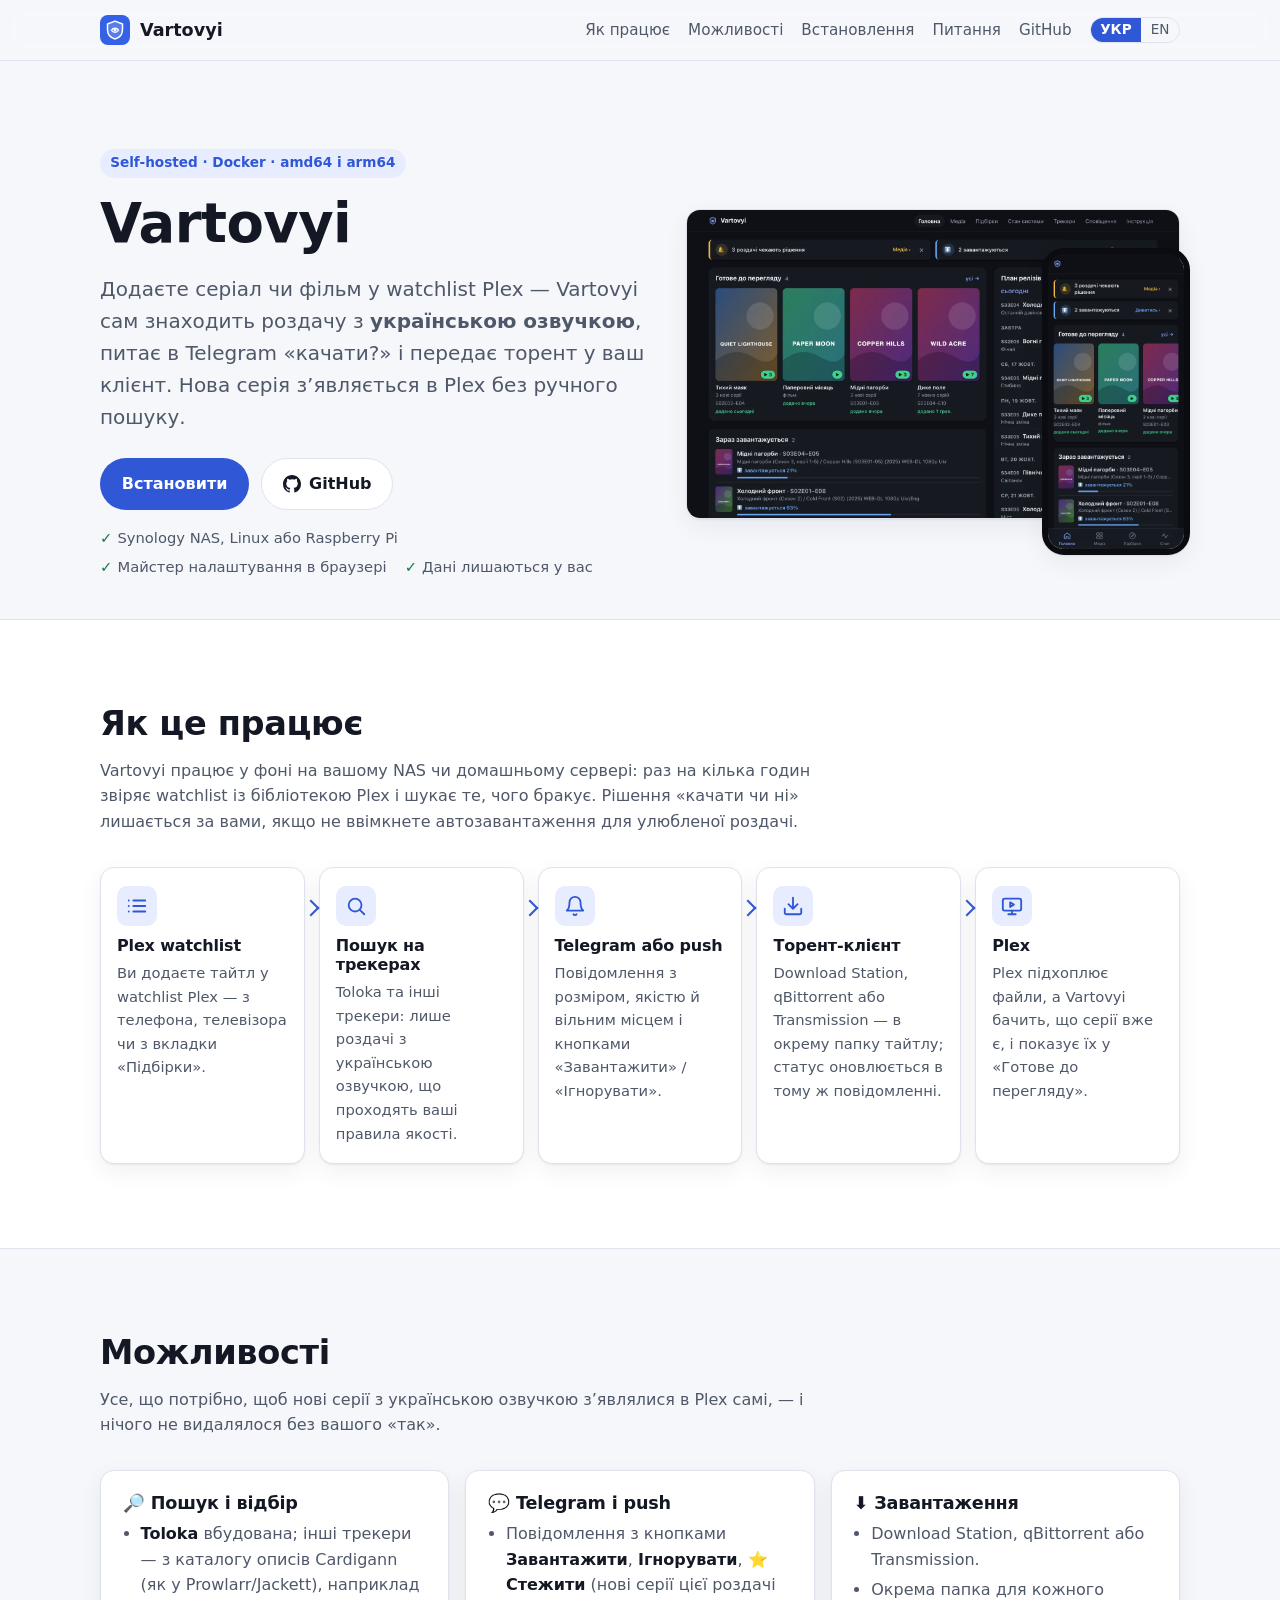
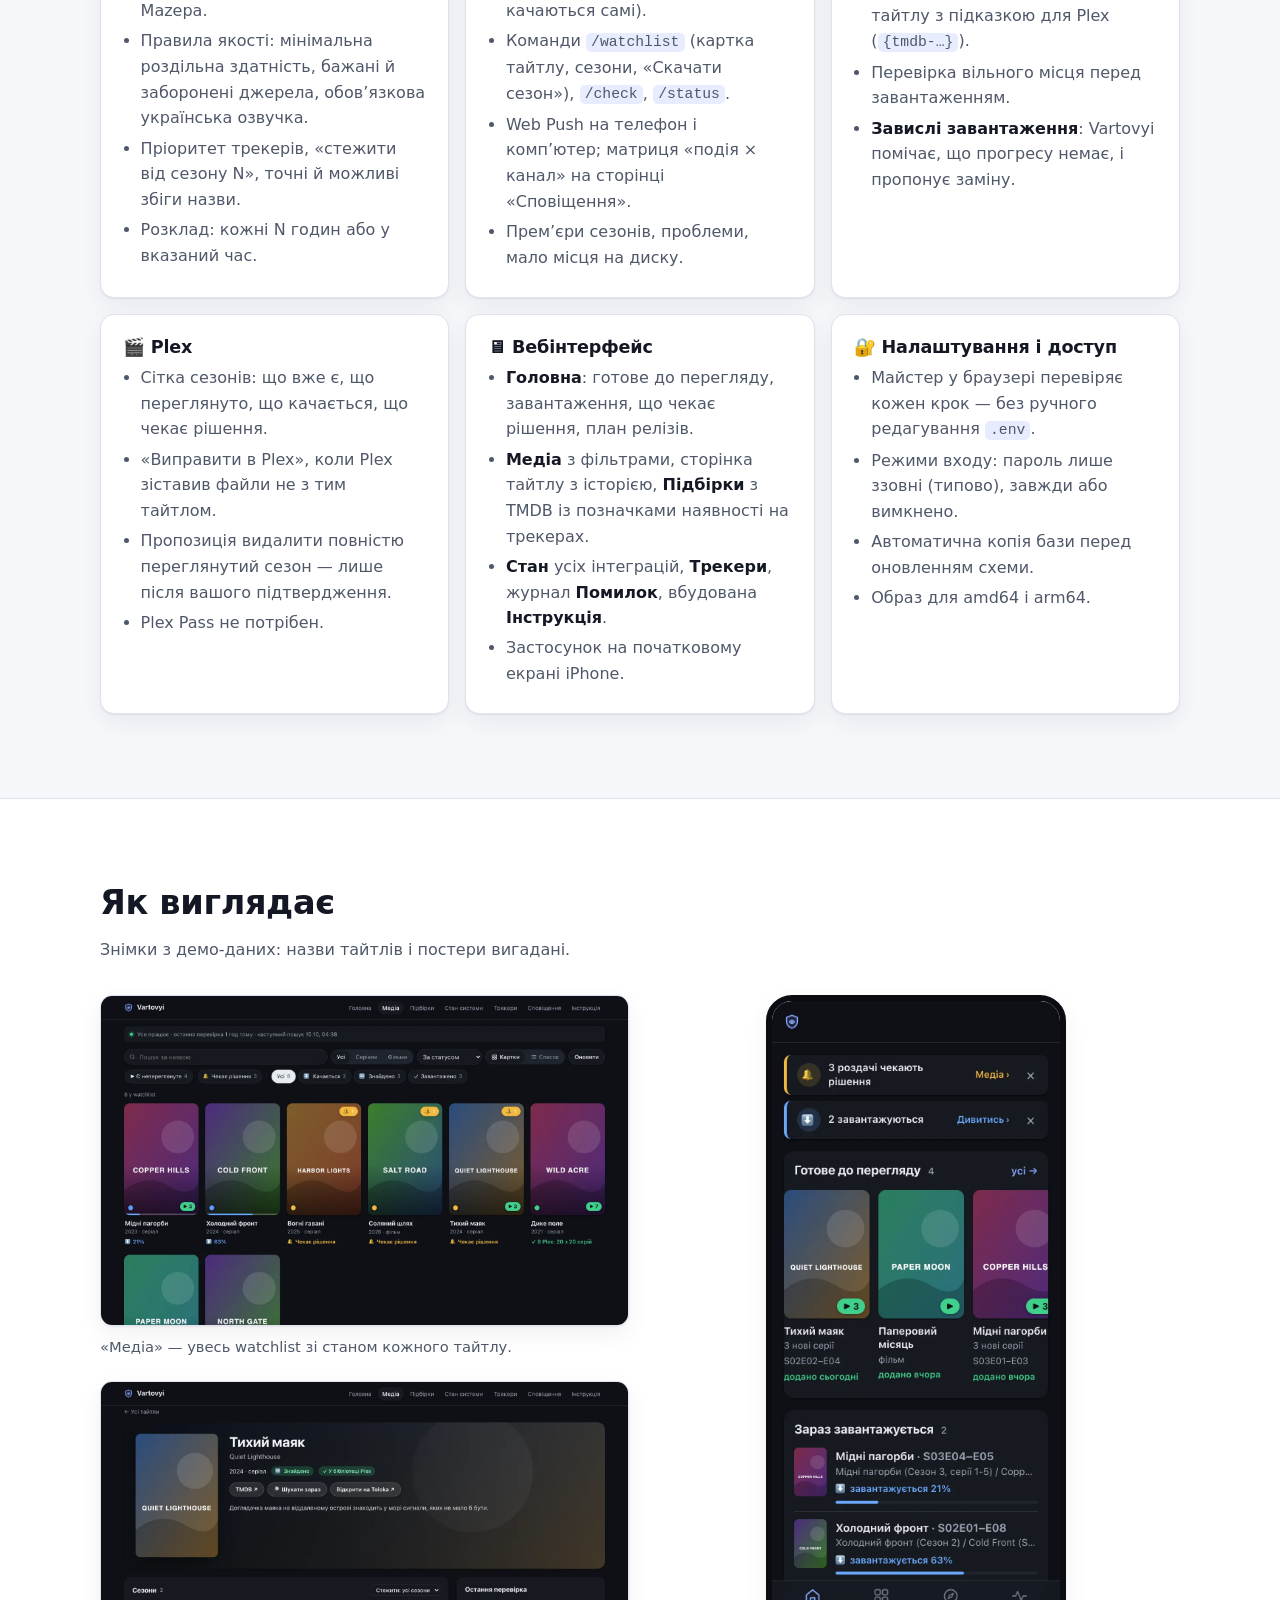
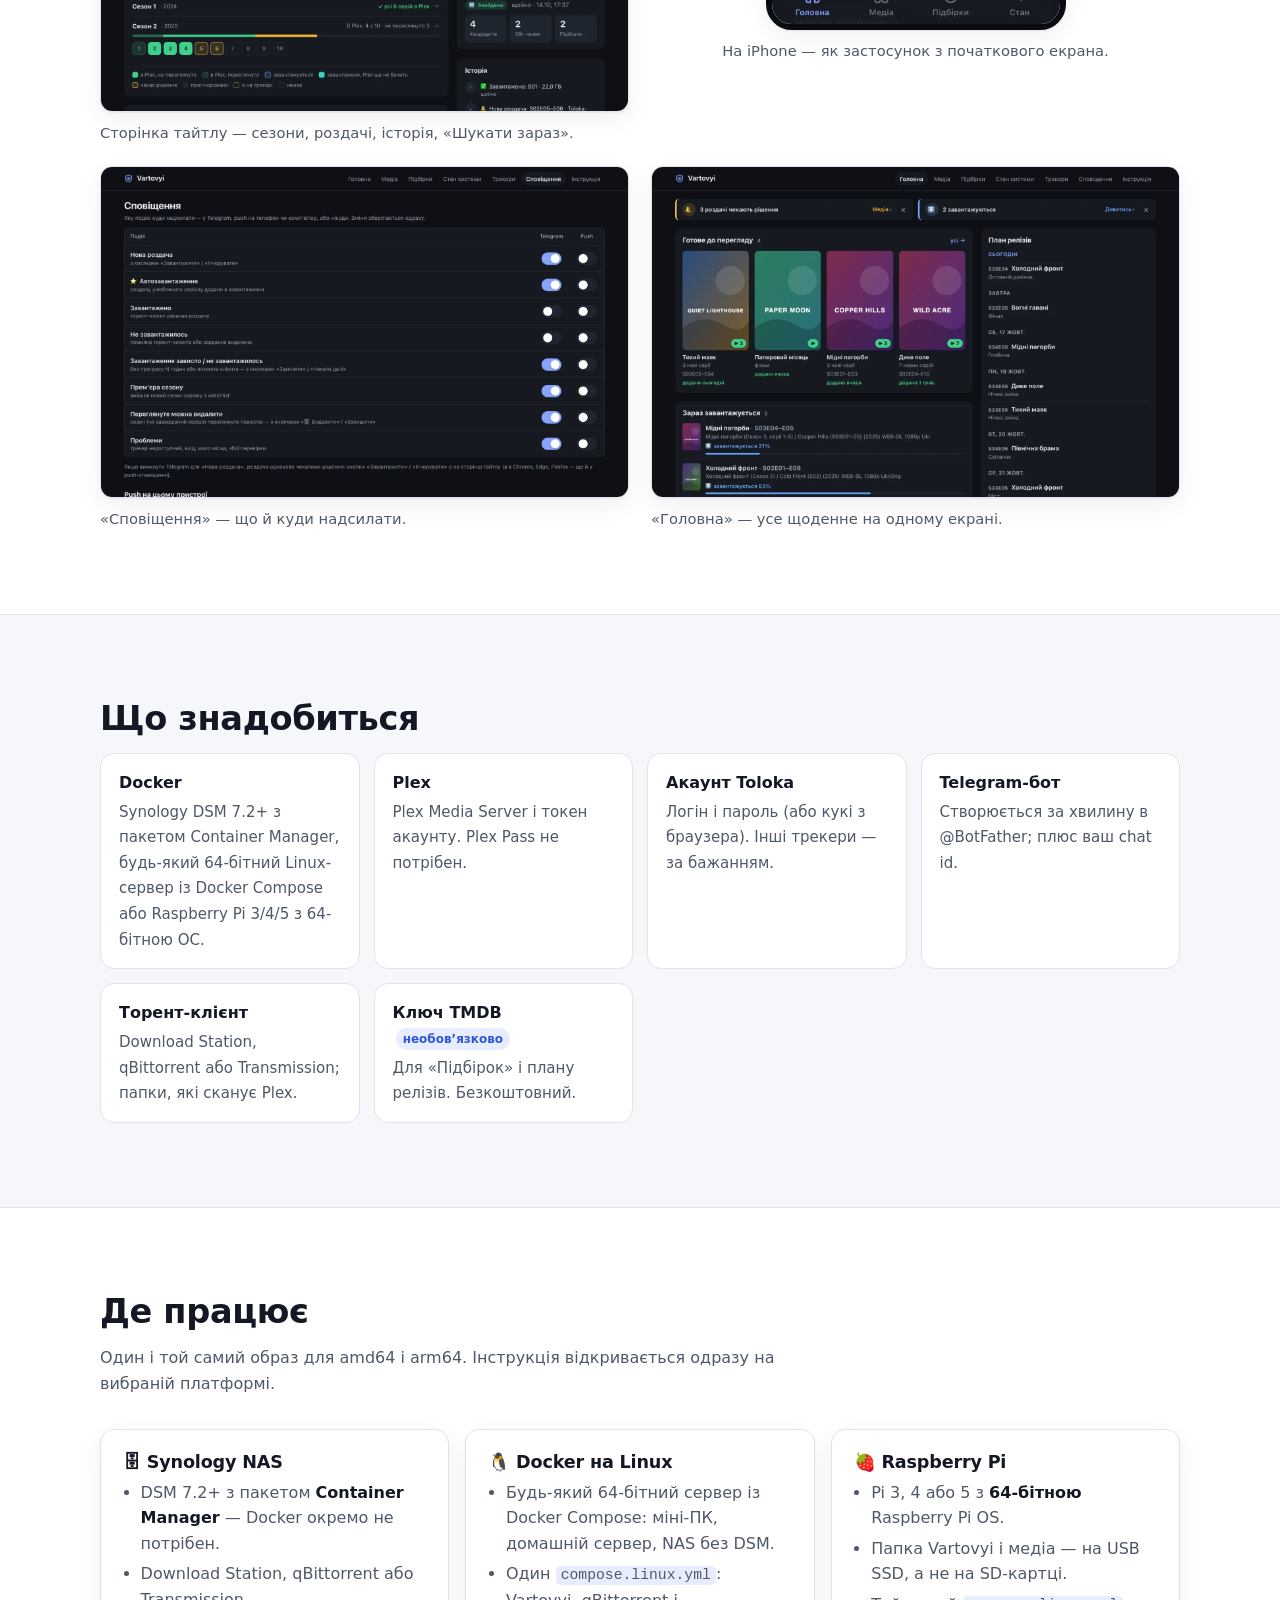
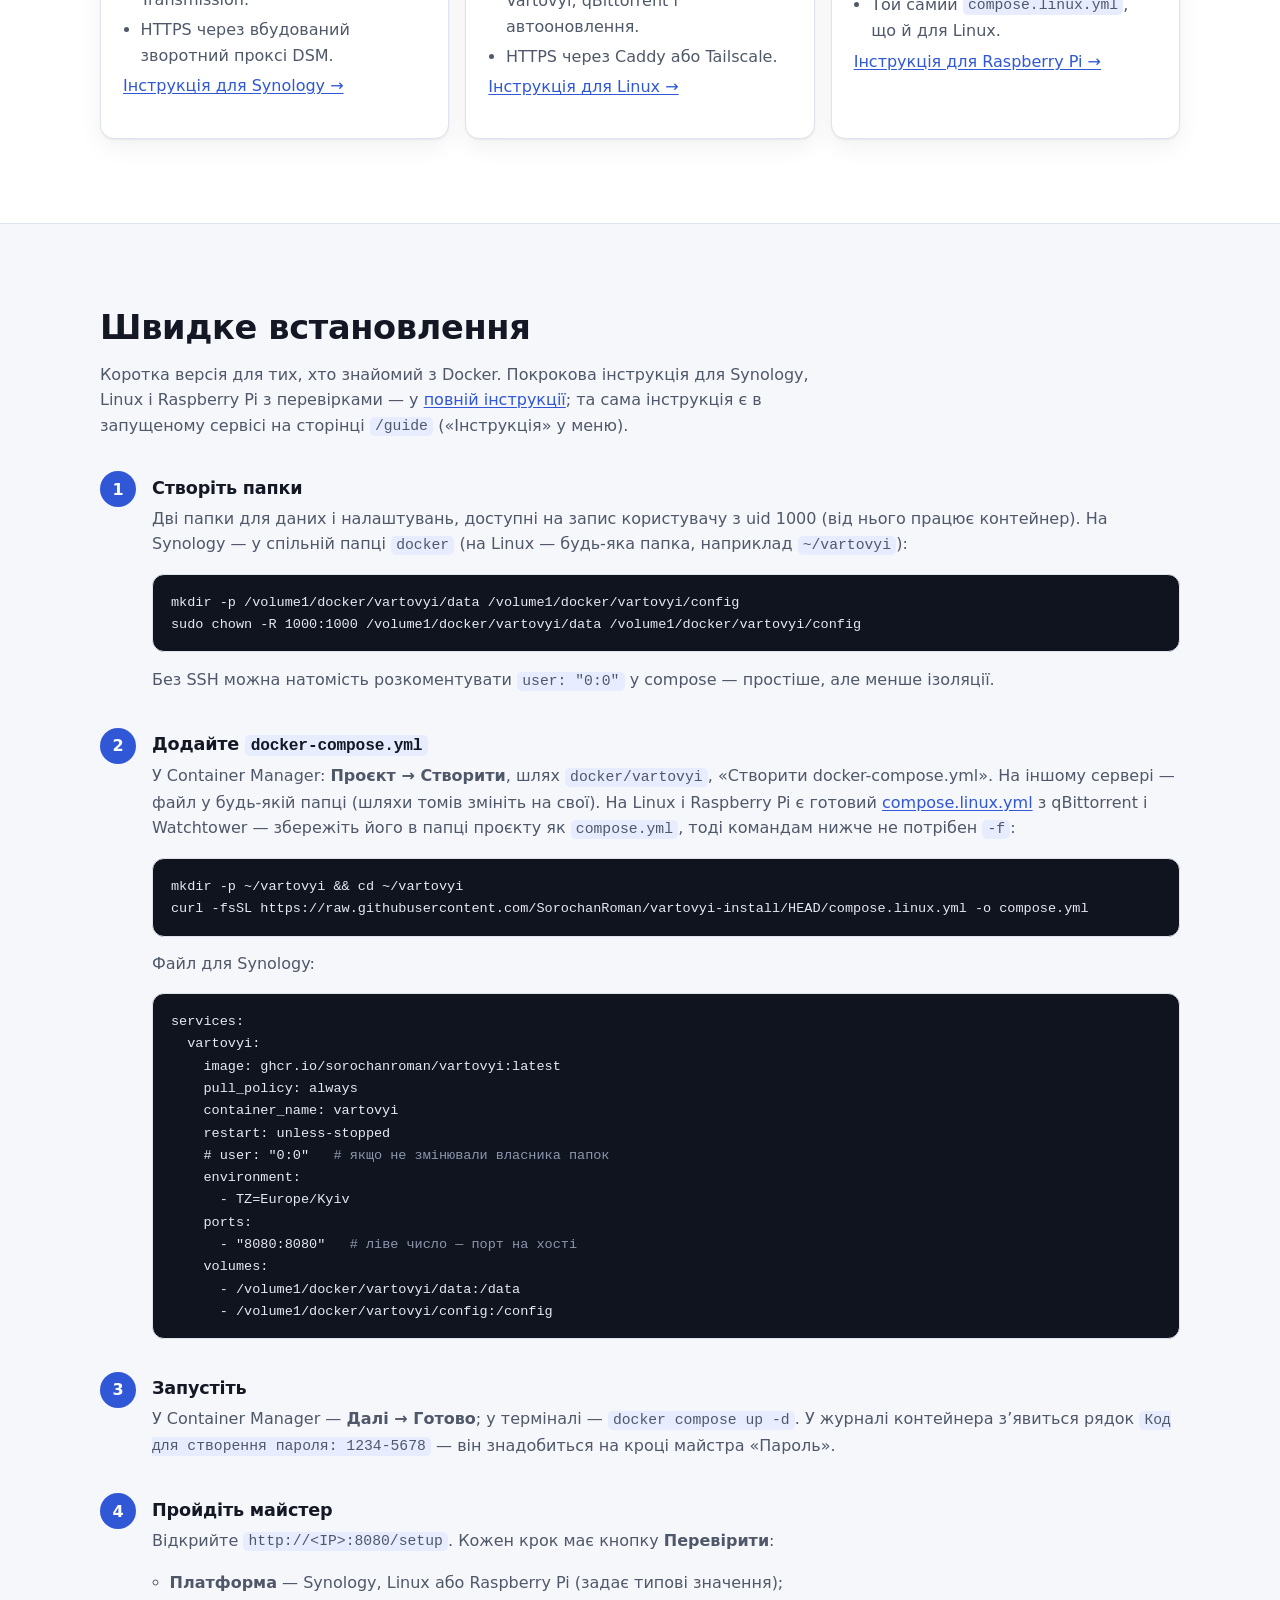
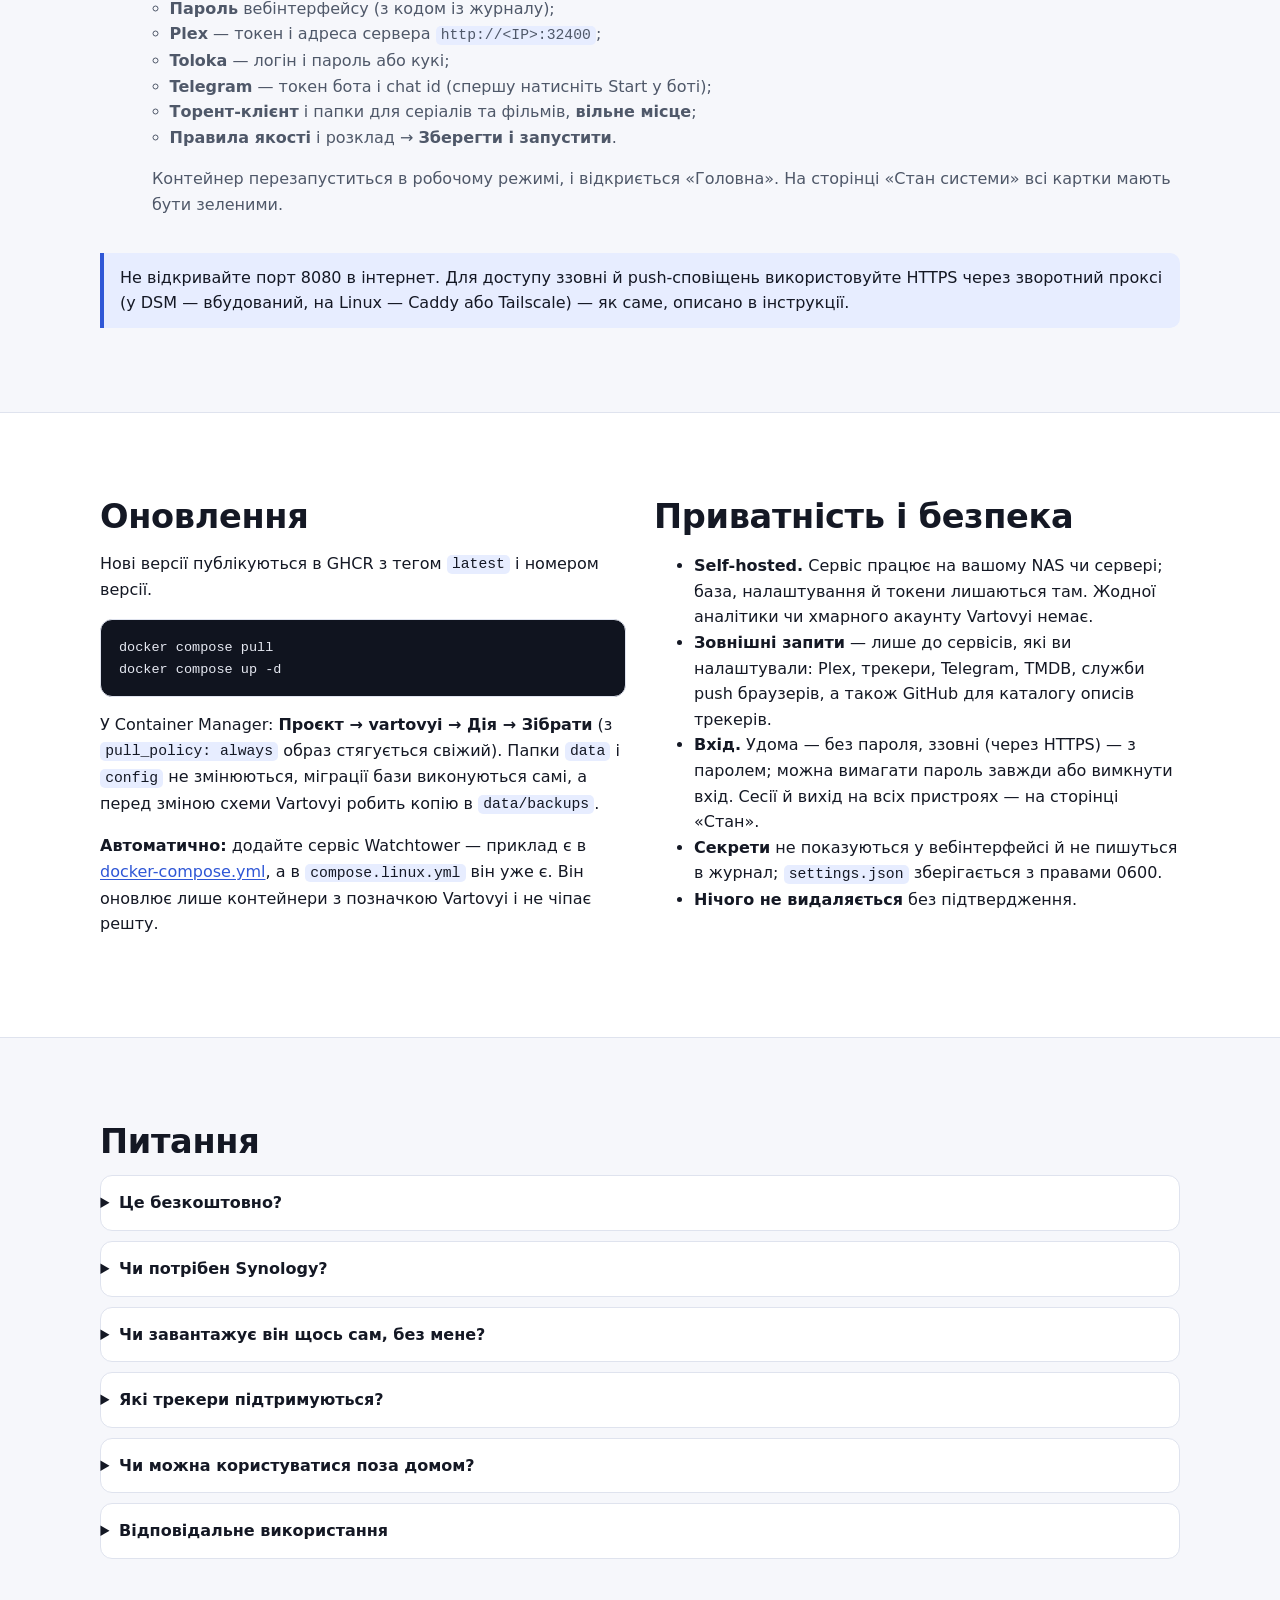
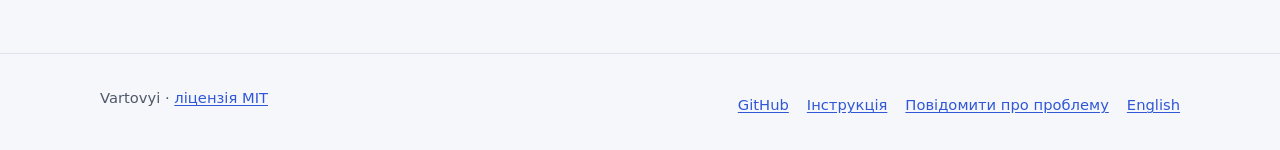
<file: site/index.html>
<!doctype html>
<html lang="uk">
<head>
<meta charset="utf-8">
<meta name="viewport" content="width=device-width, initial-scale=1">
<title>Vartovyi — серіали й фільми з українською озвучкою з вашого Plex watchlist</title>
<meta name="description" content="Vartovyi — self-hosted сервіс для NAS чи домашнього сервера: стежить за watchlist у Plex, знаходить на трекерах роздачі з українською озвучкою, питає в Telegram і передає торент у ваш клієнт. Безкоштовно, у Docker.">
<link rel="canonical" href="https://sorochanroman.github.io/vartovyi-install/">
<link rel="alternate" hreflang="uk" href="https://sorochanroman.github.io/vartovyi-install/">
<link rel="alternate" hreflang="en" href="https://sorochanroman.github.io/vartovyi-install/en/">
<link rel="alternate" hreflang="x-default" href="https://sorochanroman.github.io/vartovyi-install/">
<meta name="theme-color" content="#3461e6">
<meta name="color-scheme" content="light dark">
<link rel="icon" href="assets/icon.svg" type="image/svg+xml">
<link rel="apple-touch-icon" href="assets/apple-touch-icon.png">
<meta property="og:type" content="website">
<meta property="og:site_name" content="Vartovyi">
<meta property="og:locale" content="uk_UA">
<meta property="og:locale:alternate" content="en_US">
<meta property="og:title" content="Vartovyi — українська озвучка для вашого Plex">
<meta property="og:description" content="Стежить за Plex watchlist, знаходить роздачі з українською озвучкою, питає в Telegram і качає в торент-клієнт на вашому NAS чи сервері.">
<meta property="og:url" content="https://sorochanroman.github.io/vartovyi-install/">
<meta property="og:image" content="https://sorochanroman.github.io/vartovyi-install/assets/og-image.png">
<meta property="og:image:width" content="1200">
<meta property="og:image:height" content="630">
<meta property="og:image:alt" content="Vartovyi: Plex watchlist → трекери → Telegram → торент-клієнт">
<meta name="twitter:card" content="summary_large_image">
<meta name="twitter:title" content="Vartovyi — українська озвучка для вашого Plex">
<meta name="twitter:description" content="Self-hosted сервіс: Plex watchlist → роздачі з українською озвучкою → Telegram → торент-клієнт.">
<meta name="twitter:image" content="https://sorochanroman.github.io/vartovyi-install/assets/og-image.png">
<link rel="stylesheet" href="assets/style.css">
</head>
<body>
<a class="skip" href="#main">Перейти до змісту</a>

<header class="site-header">
  <div class="wrap">
    <a class="brand" href="./"><img src="assets/icon.svg" alt="" width="30" height="30">Vartovyi</a>
    <nav class="site-nav" aria-label="Розділи">
      <a class="nav-link" href="#how">Як працює</a>
      <a class="nav-link" href="#features">Можливості</a>
      <a class="nav-link" href="#install">Встановлення</a>
      <a class="nav-link" href="#faq">Питання</a>
      <a class="nav-link" href="https://github.com/SorochanRoman/vartovyi-install">GitHub</a>
      <span class="lang" role="group" aria-label="Мова сторінки"><span aria-current="true" lang="uk">УКР</span><a href="en/" hreflang="en" lang="en">EN</a></span>
    </nav>
  </div>
</header>

<main id="main">

<section class="hero" aria-labelledby="hero-title">
  <div class="wrap">
    <div>
      <span class="eyebrow">Self-hosted · Docker · amd64 і arm64</span>
      <h1 id="hero-title">Vartovyi</h1>
      <p class="lead">Додаєте серіал чи фільм у watchlist Plex — Vartovyi сам знаходить роздачу з <strong>українською озвучкою</strong>, питає в Telegram «качати?» і передає торент у ваш клієнт. Нова серія з’являється в Plex без ручного пошуку.</p>
      <div class="cta">
        <a class="btn btn-primary" href="#install">Встановити</a>
        <a class="btn btn-ghost" href="https://github.com/SorochanRoman/vartovyi-install">
          <svg viewBox="0 0 16 16" aria-hidden="true" fill="currentColor"><path d="M8 0C3.58 0 0 3.58 0 8a8 8 0 0 0 5.47 7.59c.4.07.55-.17.55-.38v-1.33c-2.22.48-2.69-1.07-2.69-1.07-.36-.92-.89-1.17-.89-1.17-.73-.5.06-.49.06-.49.8.06 1.23.82 1.23.82.72 1.23 1.88.87 2.34.67.07-.52.28-.87.5-1.07-1.77-.2-3.64-.89-3.64-3.95 0-.87.31-1.59.82-2.15-.08-.2-.36-1.02.08-2.12 0 0 .67-.21 2.2.82A7.6 7.6 0 0 1 8 3.87c.68 0 1.36.09 2 .27 1.53-1.04 2.2-.82 2.2-.82.44 1.1.16 1.92.08 2.12.51.56.82 1.27.82 2.15 0 3.07-1.87 3.75-3.65 3.95.29.25.54.73.54 1.48v2.2c0 .21.15.46.55.38A8 8 0 0 0 16 8c0-4.42-3.58-8-8-8Z"/></svg>
          GitHub
        </a>
      </div>
      <ul class="facts">
        <li>Synology NAS, Linux або Raspberry Pi</li>
        <li>Майстер налаштування в браузері</li>
        <li>Дані лишаються у вас</li>
      </ul>
    </div>
    <div class="hero-shot">
      <img class="desk" src="assets/img/dash.webp" width="1600" height="1000" alt="Сторінка «Головна» у Vartovyi: готове до перегляду, поточні завантаження і план релізів">
      <img class="phone" src="assets/img/phone-dash.webp" width="780" height="1688" alt="«Головна» Vartovyi на iPhone" loading="lazy">
    </div>
  </div>
</section>

<section id="how" class="alt" aria-labelledby="how-title">
  <div class="wrap">
    <h2 id="how-title">Як це працює</h2>
    <p class="section-lead">Vartovyi працює у фоні на вашому NAS чи домашньому сервері: раз на кілька годин звіряє watchlist із бібліотекою Plex і шукає те, чого бракує. Рішення «качати чи ні» лишається за вами, якщо не ввімкнете автозавантаження для улюбленої роздачі.</p>
    <ol class="flow">
      <li>
        <div class="ico"><svg viewBox="0 0 24 24" fill="none" stroke="currentColor" stroke-width="2" stroke-linecap="round" stroke-linejoin="round" aria-hidden="true"><path d="M8 6h13M8 12h13M8 18h13M3 6h.01M3 12h.01M3 18h.01"/></svg></div>
        <h3>Plex watchlist</h3>
        <p>Ви додаєте тайтл у watchlist Plex — з телефона, телевізора чи з вкладки «Підбірки».</p>
      </li>
      <li>
        <div class="ico"><svg viewBox="0 0 24 24" fill="none" stroke="currentColor" stroke-width="2" stroke-linecap="round" stroke-linejoin="round" aria-hidden="true"><circle cx="11" cy="11" r="7"/><path d="m21 21-4.3-4.3"/></svg></div>
        <h3>Пошук на трекерах</h3>
        <p>Toloka та інші трекери: лише роздачі з українською озвучкою, що проходять ваші правила якості.</p>
      </li>
      <li>
        <div class="ico"><svg viewBox="0 0 24 24" fill="none" stroke="currentColor" stroke-width="2" stroke-linecap="round" stroke-linejoin="round" aria-hidden="true"><path d="M6 8a6 6 0 0 1 12 0c0 7 3 9 3 9H3s3-2 3-9"/><path d="M10.3 21a1.94 1.94 0 0 0 3.4 0"/></svg></div>
        <h3>Telegram або push</h3>
        <p>Повідомлення з розміром, якістю й вільним місцем і кнопками «Завантажити» / «Ігнорувати».</p>
      </li>
      <li>
        <div class="ico"><svg viewBox="0 0 24 24" fill="none" stroke="currentColor" stroke-width="2" stroke-linecap="round" stroke-linejoin="round" aria-hidden="true"><path d="M21 15v4a2 2 0 0 1-2 2H5a2 2 0 0 1-2-2v-4"/><path d="m7 10 5 5 5-5M12 15V3"/></svg></div>
        <h3>Торент-клієнт</h3>
        <p>Download Station, qBittorrent або Transmission — в окрему папку тайтлу; статус оновлюється в тому ж повідомленні.</p>
      </li>
      <li>
        <div class="ico"><svg viewBox="0 0 24 24" fill="none" stroke="currentColor" stroke-width="2" stroke-linecap="round" stroke-linejoin="round" aria-hidden="true"><rect x="2" y="4" width="20" height="13" rx="2"/><path d="M8 21h8M12 17v4"/><path d="m10 8 4 2.5-4 2.5z"/></svg></div>
        <h3>Plex</h3>
        <p>Plex підхоплює файли, а Vartovyi бачить, що серії вже є, і показує їх у «Готове до перегляду».</p>
      </li>
    </ol>
  </div>
</section>

<section id="features" aria-labelledby="features-title">
  <div class="wrap">
    <h2 id="features-title">Можливості</h2>
    <p class="section-lead">Усе, що потрібно, щоб нові серії з українською озвучкою з’являлися в Plex самі, — і нічого не видалялося без вашого «так».</p>
    <div class="features">
      <article class="card">
        <h3>🔎 Пошук і відбір</h3>
        <ul>
          <li><strong>Toloka</strong> вбудована; інші трекери — з каталогу описів Cardigann (як у Prowlarr/Jackett), наприклад Mazepa.</li>
          <li>Правила якості: мінімальна роздільна здатність, бажані й заборонені джерела, обов’язкова українська озвучка.</li>
          <li>Пріоритет трекерів, «стежити від сезону N», точні й можливі збіги назви.</li>
          <li>Розклад: кожні N годин або у вказаний час.</li>
        </ul>
      </article>
      <article class="card">
        <h3>💬 Telegram і push</h3>
        <ul>
          <li>Повідомлення з кнопками <strong>Завантажити</strong>, <strong>Ігнорувати</strong>, <strong>⭐ Стежити</strong> (нові серії цієї роздачі качаються самі).</li>
          <li>Команди <code>/watchlist</code> (картка тайтлу, сезони, «Скачати сезон»), <code>/check</code>, <code>/status</code>.</li>
          <li>Web Push на телефон і комп’ютер; матриця «подія × канал» на сторінці «Сповіщення».</li>
          <li>Прем’єри сезонів, проблеми, мало місця на диску.</li>
        </ul>
      </article>
      <article class="card">
        <h3>⬇️ Завантаження</h3>
        <ul>
          <li>Download Station, qBittorrent або Transmission.</li>
          <li>Окрема папка для кожного тайтлу з підказкою для Plex (<code>{tmdb-…}</code>).</li>
          <li>Перевірка вільного місця перед завантаженням.</li>
          <li><strong>Завислі завантаження</strong>: Vartovyi помічає, що прогресу немає, і пропонує заміну.</li>
        </ul>
      </article>
      <article class="card">
        <h3>🎬 Plex</h3>
        <ul>
          <li>Сітка сезонів: що вже є, що переглянуто, що качається, що чекає рішення.</li>
          <li>«Виправити в Plex», коли Plex зіставив файли не з тим тайтлом.</li>
          <li>Пропозиція видалити повністю переглянутий сезон — лише після вашого підтвердження.</li>
          <li>Plex Pass не потрібен.</li>
        </ul>
      </article>
      <article class="card">
        <h3>🖥 Вебінтерфейс</h3>
        <ul>
          <li><strong>Головна</strong>: готове до перегляду, завантаження, що чекає рішення, план релізів.</li>
          <li><strong>Медіа</strong> з фільтрами, сторінка тайтлу з історією, <strong>Підбірки</strong> з TMDB із позначками наявності на трекерах.</li>
          <li><strong>Стан</strong> усіх інтеграцій, <strong>Трекери</strong>, журнал <strong>Помилок</strong>, вбудована <strong>Інструкція</strong>.</li>
          <li>Застосунок на початковому екрані iPhone.</li>
        </ul>
      </article>
      <article class="card">
        <h3>🔐 Налаштування і доступ</h3>
        <ul>
          <li>Майстер у браузері перевіряє кожен крок — без ручного редагування <code>.env</code>.</li>
          <li>Режими входу: пароль лише ззовні (типово), завжди або вимкнено.</li>
          <li>Автоматична копія бази перед оновленням схеми.</li>
          <li>Образ для amd64 і arm64.</li>
        </ul>
      </article>
    </div>
  </div>
</section>

<section id="screens" class="alt" aria-labelledby="screens-title">
  <div class="wrap">
    <h2 id="screens-title">Як виглядає</h2>
    <p class="section-lead">Знімки з демо-даних: назви тайтлів і постери вигадані.</p>
    <div class="shots">
      <figure>
        <img src="assets/img/media.webp" width="1600" height="1000" loading="lazy" alt="Сторінка «Медіа»: картки тайтлів зі станами — качається, чекає рішення, в Plex">
        <figcaption>«Медіа» — увесь watchlist зі станом кожного тайтлу.</figcaption>
      </figure>
      <figure class="phone-fig">
        <img src="assets/img/phone-dash.webp" width="780" height="1688" loading="lazy" alt="«Головна» на телефоні з нижніми вкладками Головна, Медіа, Підбірки, Стан">
        <figcaption>На iPhone — як застосунок з початкового екрана.</figcaption>
      </figure>
      <figure>
        <img src="assets/img/item.webp" width="1600" height="1000" loading="lazy" alt="Сторінка серіалу: сітка серій по сезонах, остання перевірка й історія">
        <figcaption>Сторінка тайтлу — сезони, роздачі, історія, «Шукати зараз».</figcaption>
      </figure>
      <figure>
        <img src="assets/img/notif.webp" width="1600" height="1000" loading="lazy" alt="Сторінка «Сповіщення»: перемикачі Telegram і Push для кожної події">
        <figcaption>«Сповіщення» — що й куди надсилати.</figcaption>
      </figure>
      <figure>
        <img src="assets/img/dash.webp" width="1600" height="1000" loading="lazy" alt="«Головна» на комп’ютері: готове до перегляду, зараз завантажується, план релізів">
        <figcaption>«Головна» — усе щоденне на одному екрані.</figcaption>
      </figure>
    </div>
  </div>
</section>

<section id="requirements" aria-labelledby="req-title">
  <div class="wrap">
    <h2 id="req-title">Що знадобиться</h2>
    <ul class="req">
      <li><strong>Docker</strong><span>Synology DSM 7.2+ з пакетом Container Manager, будь-який 64-бітний Linux-сервер із Docker Compose або Raspberry Pi 3/4/5 з 64-бітною ОС.</span></li>
      <li><strong>Plex</strong><span>Plex Media Server і токен акаунту. Plex Pass не потрібен.</span></li>
      <li><strong>Акаунт Toloka</strong><span>Логін і пароль (або кукі з браузера). Інші трекери — за бажанням.</span></li>
      <li><strong>Telegram-бот</strong><span>Створюється за хвилину в @BotFather; плюс ваш chat id.</span></li>
      <li><strong>Торент-клієнт</strong><span>Download Station, qBittorrent або Transmission; папки, які сканує Plex.</span></li>
      <li><strong>Ключ TMDB <span class="tag">необов’язково</span></strong><span>Для «Підбірок» і плану релізів. Безкоштовний.</span></li>
    </ul>
  </div>
</section>

<section id="platforms" class="alt" aria-labelledby="platforms-title">
  <div class="wrap">
    <h2 id="platforms-title">Де працює</h2>
    <p class="section-lead">Один і той самий образ для amd64 і arm64. Інструкція відкривається одразу на вибраній платформі.</p>
    <div class="features">
      <article class="card">
        <h3>🗄 Synology NAS</h3>
        <ul>
          <li>DSM 7.2+ з пакетом <strong>Container Manager</strong> — Docker окремо не потрібен.</li>
          <li>Download Station, qBittorrent або Transmission.</li>
          <li>HTTPS через вбудований зворотний проксі DSM.</li>
        </ul>
        <p><a href="guide/?platform=synology">Інструкція для Synology →</a></p>
      </article>
      <article class="card">
        <h3>🐧 Docker на Linux</h3>
        <ul>
          <li>Будь-який 64-бітний сервер із Docker Compose: міні-ПК, домашній сервер, NAS без DSM.</li>
          <li>Один <code>compose.linux.yml</code>: Vartovyi, qBittorrent і автооновлення.</li>
          <li>HTTPS через Caddy або Tailscale.</li>
        </ul>
        <p><a href="guide/?platform=linux">Інструкція для Linux →</a></p>
      </article>
      <article class="card">
        <h3>🍓 Raspberry Pi</h3>
        <ul>
          <li>Pi 3, 4 або 5 з <strong>64-бітною</strong> Raspberry Pi OS.</li>
          <li>Папка Vartovyi і медіа — на USB SSD, а не на SD-картці.</li>
          <li>Той самий <code>compose.linux.yml</code>, що й для Linux.</li>
        </ul>
        <p><a href="guide/?platform=pi">Інструкція для Raspberry Pi →</a></p>
      </article>
    </div>
  </div>
</section>

<section id="install" aria-labelledby="install-title">
  <div class="wrap">
    <h2 id="install-title">Швидке встановлення</h2>
    <p class="section-lead">Коротка версія для тих, хто знайомий з Docker. Покрокова інструкція для Synology, Linux і Raspberry Pi з перевірками — у <a href="guide/">повній інструкції</a>; та сама інструкція є в запущеному сервісі на сторінці <code>/guide</code> («Інструкція» у меню).</p>
    <ol class="steps">
      <li>
        <h3>Створіть папки</h3>
        <p>Дві папки для даних і налаштувань, доступні на запис користувачу з uid 1000 (від нього працює контейнер). На Synology — у спільній папці <code>docker</code> (на Linux — будь-яка папка, наприклад <code>~/vartovyi</code>):</p>
<pre><code>mkdir -p /volume1/docker/vartovyi/data /volume1/docker/vartovyi/config
sudo chown -R 1000:1000 /volume1/docker/vartovyi/data /volume1/docker/vartovyi/config</code></pre>
        <p>Без SSH можна натомість розкоментувати <code>user: "0:0"</code> у compose — простіше, але менше ізоляції.</p>
      </li>
      <li>
        <h3>Додайте <code>docker-compose.yml</code></h3>
        <p>У Container Manager: <strong>Проєкт → Створити</strong>, шлях <code>docker/vartovyi</code>, «Створити docker-compose.yml». На іншому сервері — файл у будь-якій папці (шляхи томів змініть на свої). На Linux і Raspberry Pi є готовий <a href="https://raw.githubusercontent.com/SorochanRoman/vartovyi-install/HEAD/compose.linux.yml">compose.linux.yml</a> з qBittorrent і Watchtower — збережіть його в папці проєкту як <code>compose.yml</code>, тоді командам нижче не потрібен <code>-f</code>:</p>
<pre><code>mkdir -p ~/vartovyi &amp;&amp; cd ~/vartovyi
curl -fsSL https://raw.githubusercontent.com/SorochanRoman/vartovyi-install/HEAD/compose.linux.yml -o compose.yml</code></pre>
        <p>Файл для Synology:</p>
<pre><code>services:
  vartovyi:
    image: ghcr.io/sorochanroman/vartovyi:latest
    pull_policy: always
    container_name: vartovyi
    restart: unless-stopped
    # user: "0:0"   <span class="c"># якщо не змінювали власника папок</span>
    environment:
      - TZ=Europe/Kyiv
    ports:
      - "8080:8080"   <span class="c"># ліве число — порт на хості</span>
    volumes:
      - /volume1/docker/vartovyi/data:/data
      - /volume1/docker/vartovyi/config:/config</code></pre>
      </li>
      <li>
        <h3>Запустіть</h3>
        <p>У Container Manager — <strong>Далі → Готово</strong>; у терміналі — <code>docker compose up -d</code>. У журналі контейнера з’явиться рядок <code>Код для створення пароля: 1234-5678</code> — він знадобиться на кроці майстра «Пароль».</p>
      </li>
      <li>
        <h3>Пройдіть майстер</h3>
        <p>Відкрийте <code>http://&lt;IP&gt;:8080/setup</code>. Кожен крок має кнопку <strong>Перевірити</strong>:</p>
        <ul>
          <li><strong>Платформа</strong> — Synology, Linux або Raspberry Pi (задає типові значення);</li>
          <li><strong>Пароль</strong> вебінтерфейсу (з кодом із журналу);</li>
          <li><strong>Plex</strong> — токен і адреса сервера <code>http://&lt;IP&gt;:32400</code>;</li>
          <li><strong>Toloka</strong> — логін і пароль або кукі;</li>
          <li><strong>Telegram</strong> — токен бота і chat id (спершу натисніть Start у боті);</li>
          <li><strong>Торент-клієнт</strong> і папки для серіалів та фільмів, <strong>вільне місце</strong>;</li>
          <li><strong>Правила якості</strong> і розклад → <strong>Зберегти і запустити</strong>.</li>
        </ul>
        <p>Контейнер перезапуститься в робочому режимі, і відкриється «Головна». На сторінці «Стан системи» всі картки мають бути зеленими.</p>
      </li>
    </ol>
    <p class="note">Не відкривайте порт 8080 в інтернет. Для доступу ззовні й push-сповіщень використовуйте HTTPS через зворотний проксі (у DSM — вбудований, на Linux — Caddy або Tailscale) — як саме, описано в інструкції.</p>
  </div>
</section>

<section id="update" class="alt" aria-labelledby="update-title">
  <div class="wrap two">
    <div>
      <h2 id="update-title">Оновлення</h2>
      <p>Нові версії публікуються в GHCR з тегом <code>latest</code> і номером версії.</p>
<pre><code>docker compose pull
docker compose up -d</code></pre>
      <p>У Container Manager: <strong>Проєкт → vartovyi → Дія → Зібрати</strong> (з <code>pull_policy: always</code> образ стягується свіжий). Папки <code>data</code> і <code>config</code> не змінюються, міграції бази виконуються самі, а перед зміною схеми Vartovyi робить копію в <code>data/backups</code>.</p>
      <p><strong>Автоматично:</strong> додайте сервіс Watchtower — приклад є в <a href="https://github.com/SorochanRoman/vartovyi-install/blob/HEAD/docker-compose.yml">docker-compose.yml</a>, а в <code>compose.linux.yml</code> він уже є. Він оновлює лише контейнери з позначкою Vartovyi і не чіпає решту.</p>
    </div>
    <div id="privacy">
      <h2>Приватність і безпека</h2>
      <ul>
        <li><strong>Self-hosted.</strong> Сервіс працює на вашому NAS чи сервері; база, налаштування й токени лишаються там. Жодної аналітики чи хмарного акаунту Vartovyi немає.</li>
        <li><strong>Зовнішні запити</strong> — лише до сервісів, які ви налаштували: Plex, трекери, Telegram, TMDB, служби push браузерів, а також GitHub для каталогу описів трекерів.</li>
        <li><strong>Вхід.</strong> Удома — без пароля, ззовні (через HTTPS) — з паролем; можна вимагати пароль завжди або вимкнути вхід. Сесії й вихід на всіх пристроях — на сторінці «Стан».</li>
        <li><strong>Секрети</strong> не показуються у вебінтерфейсі й не пишуться в журнал; <code>settings.json</code> зберігається з правами 0600.</li>
        <li><strong>Нічого не видаляється</strong> без підтвердження.</li>
      </ul>
    </div>
  </div>
</section>

<section id="faq" class="faq" aria-labelledby="faq-title">
  <div class="wrap">
    <h2 id="faq-title">Питання</h2>
    <details>
      <summary>Це безкоштовно?</summary>
      <p>Так. Vartovyi — проєкт з відкритим кодом, ви запускаєте його на власному обладнанні. Код поширюється під ліцензією MIT.</p>
    </details>
    <details>
      <summary>Чи потрібен Synology?</summary>
      <p>Ні. Інструкція є для Synology NAS, Docker на Linux і Raspberry Pi з 64-бітною ОС; образ — звичайний Docker для amd64 і arm64. На Linux і Raspberry Pi qBittorrent іде в комплекті, підійде й Transmission.</p>
    </details>
    <details>
      <summary>Чи завантажує він щось сам, без мене?</summary>
      <p>Типово — ні: про кожну знайдену роздачу ви отримуєте повідомлення й вирішуєте самі. Автоматично качаються лише нові серії роздачі, яку ви позначили «⭐ Стежити».</p>
    </details>
    <details>
      <summary>Які трекери підтримуються?</summary>
      <p>Toloka вбудована. Інші можна додати на сторінці «Трекери» з каталогу описів Prowlarr/Indexers (формат Cardigann), наприклад Mazepa. Підтримуються не всі можливості формату — непідтримувані описи Vartovyi позначає з поясненням причини.</p>
    </details>
    <details>
      <summary>Чи можна користуватися поза домом?</summary>
      <p>Telegram і push працюють будь-де. Сайт — у домашній мережі або через HTTPS-проксі з паролем; відкривати порт 8080 в інтернет не можна.</p>
    </details>
    <details>
      <summary>Відповідальне використання</summary>
      <p>Vartovyi не розміщує й не роздає жодного контенту і не пов’язаний із жодним трекером. Це інструмент автоматизації: він лише шукає на сайтах, які ви самі налаштували, і передає посилання вашому торент-клієнту. Ви відповідаєте за те, що завантажуєте: дотримуйтесь законодавства своєї країни, авторських прав і правил трекерів, якими користуєтесь.</p>
    </details>
  </div>
</section>

</main>

<footer class="site-footer">
  <div class="wrap">
    <p>Vartovyi · <a href="https://github.com/SorochanRoman/vartovyi-install/blob/HEAD/LICENSE">ліцензія MIT</a></p>
    <nav aria-label="Посилання">
      <a href="https://github.com/SorochanRoman/vartovyi-install">GitHub</a>
      <a href="guide/">Інструкція</a>
      <a href="https://github.com/SorochanRoman/vartovyi-install/issues">Повідомити про проблему</a>
      <a href="en/" hreflang="en" lang="en">English</a>
    </nav>
  </div>
</footer>
</body>
</html>
</file>
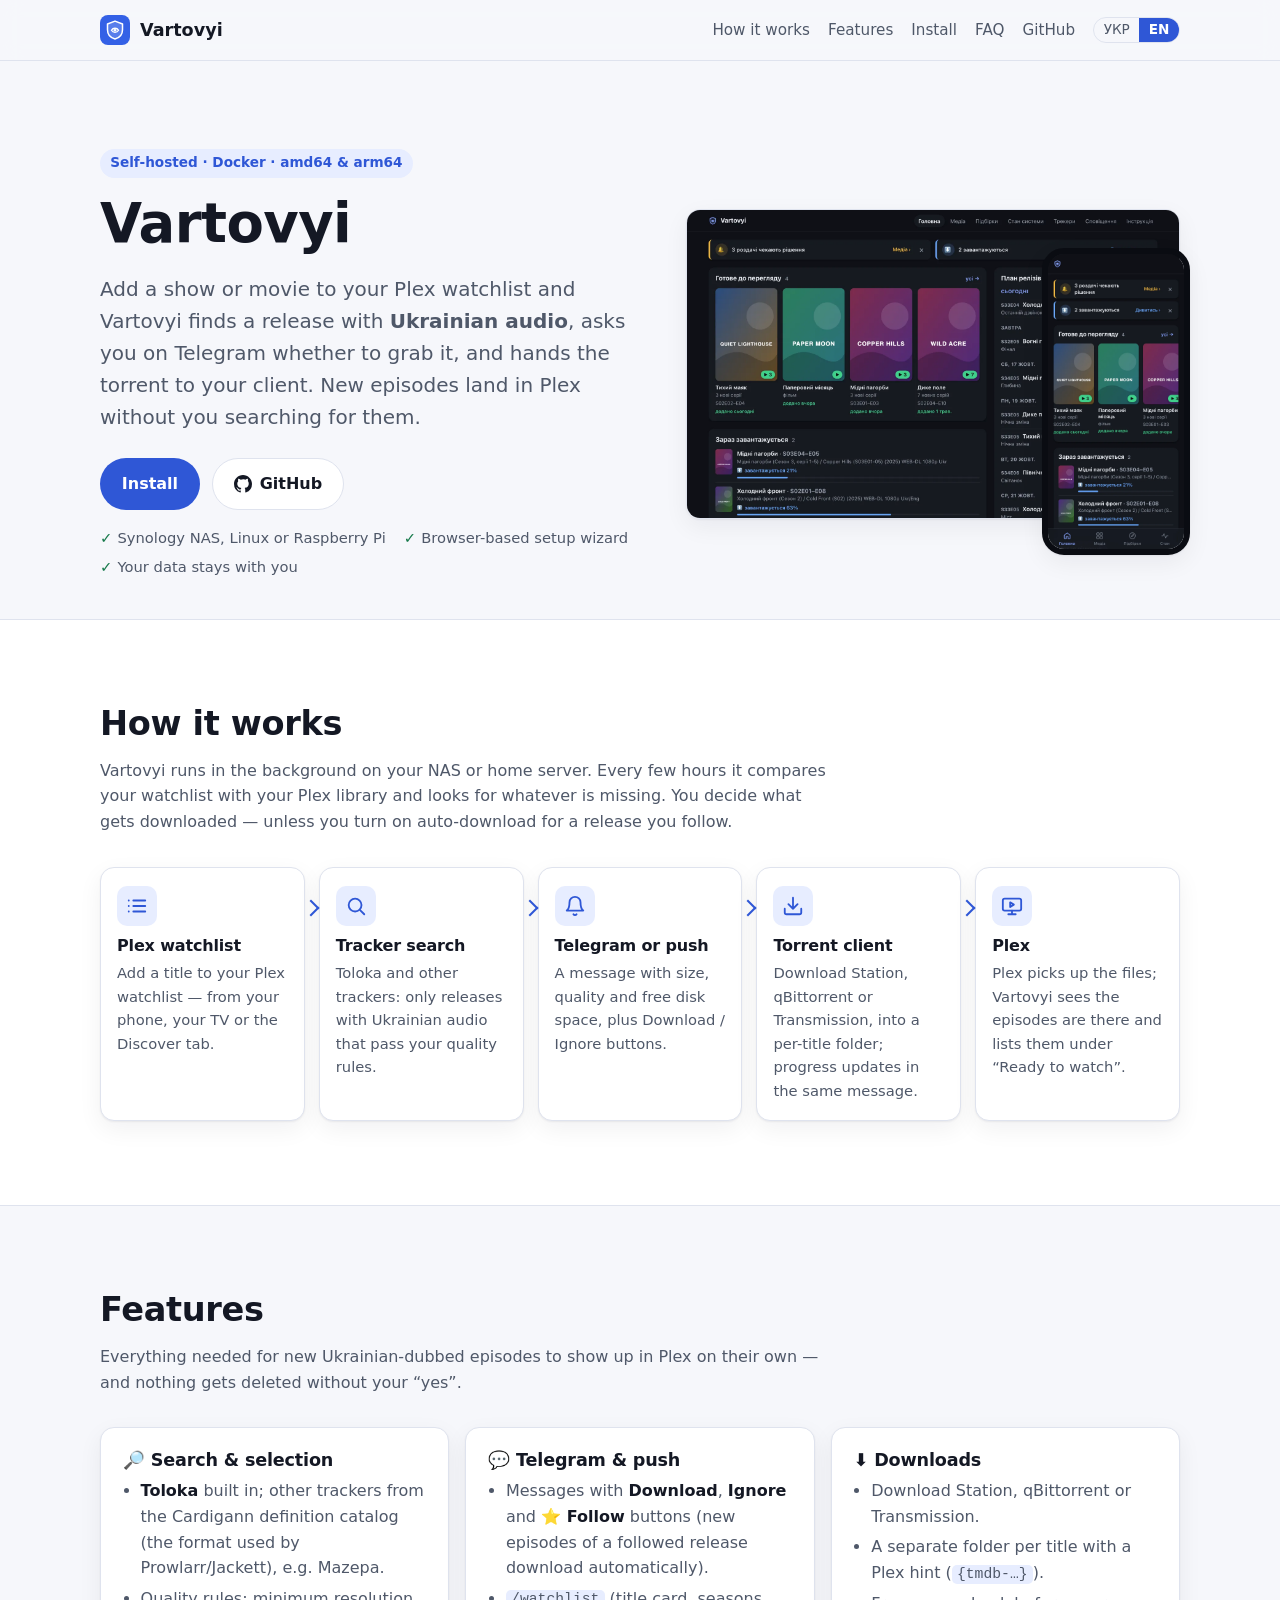
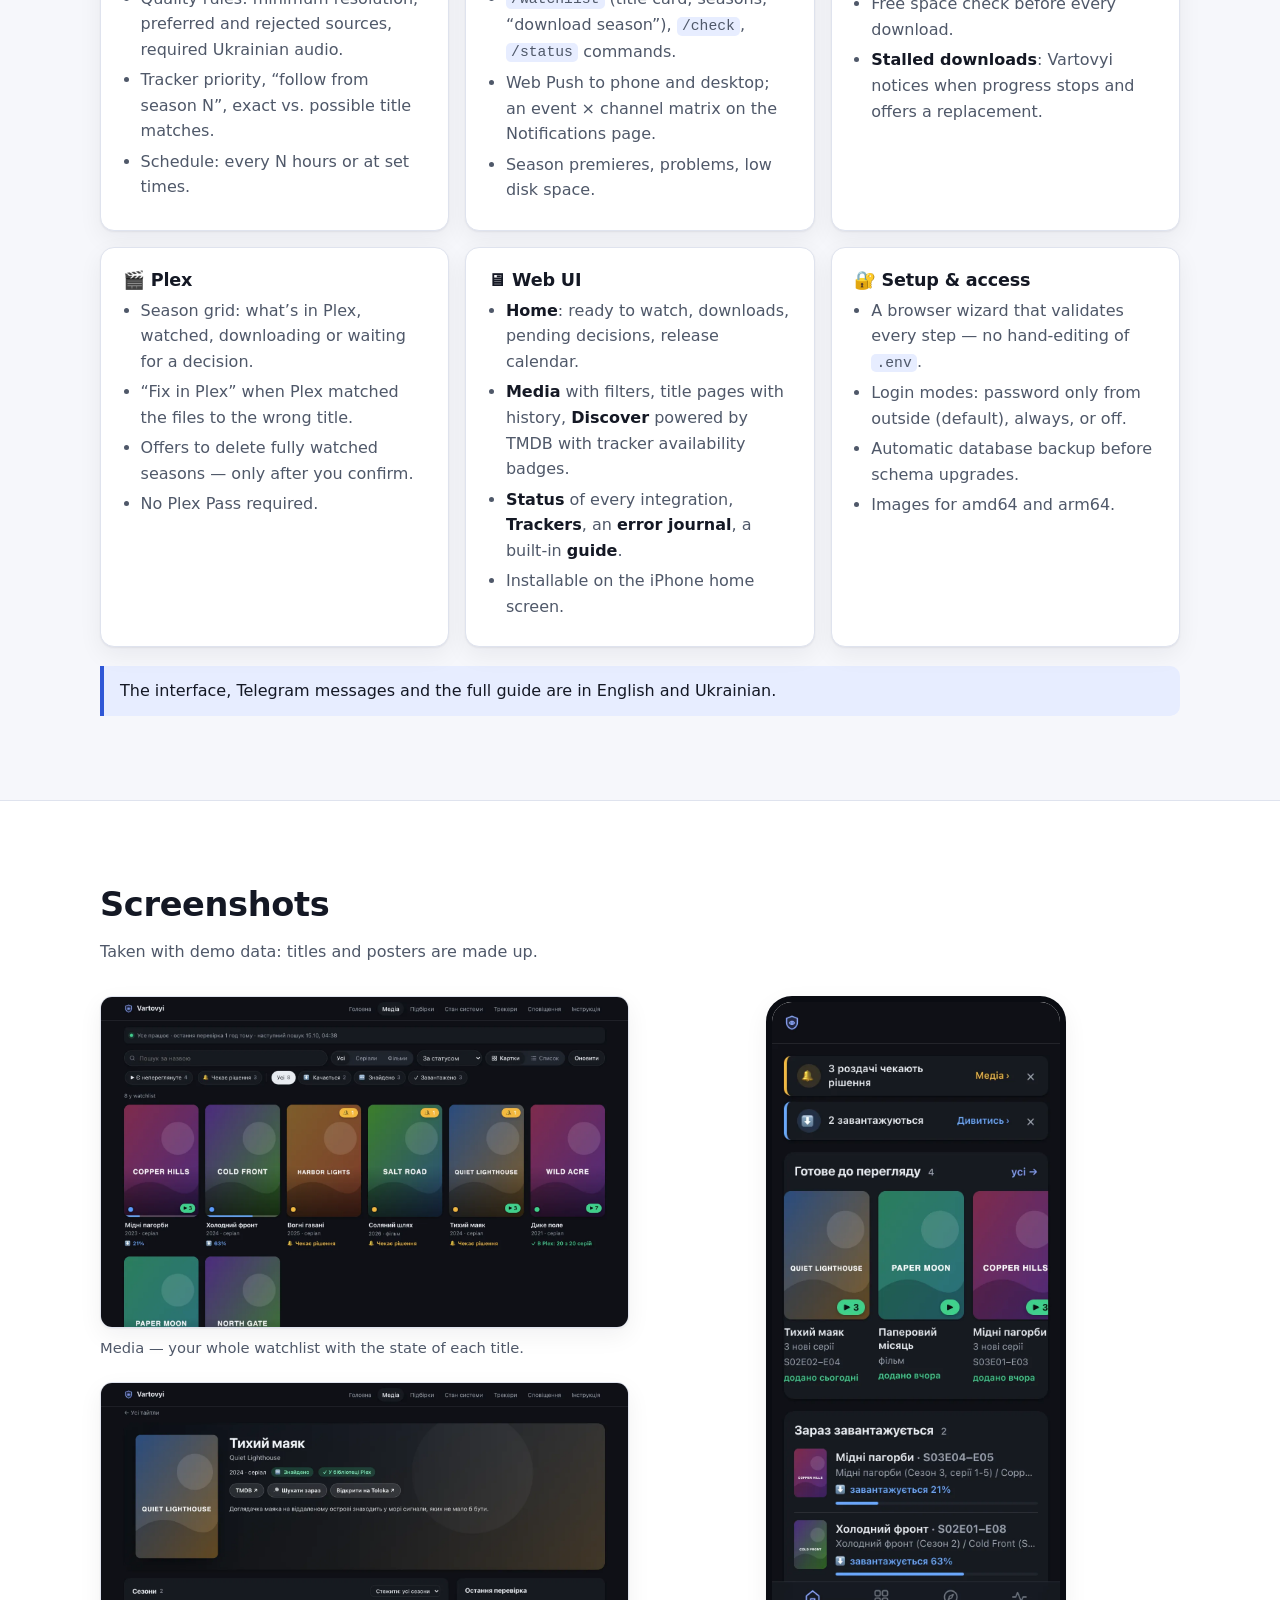
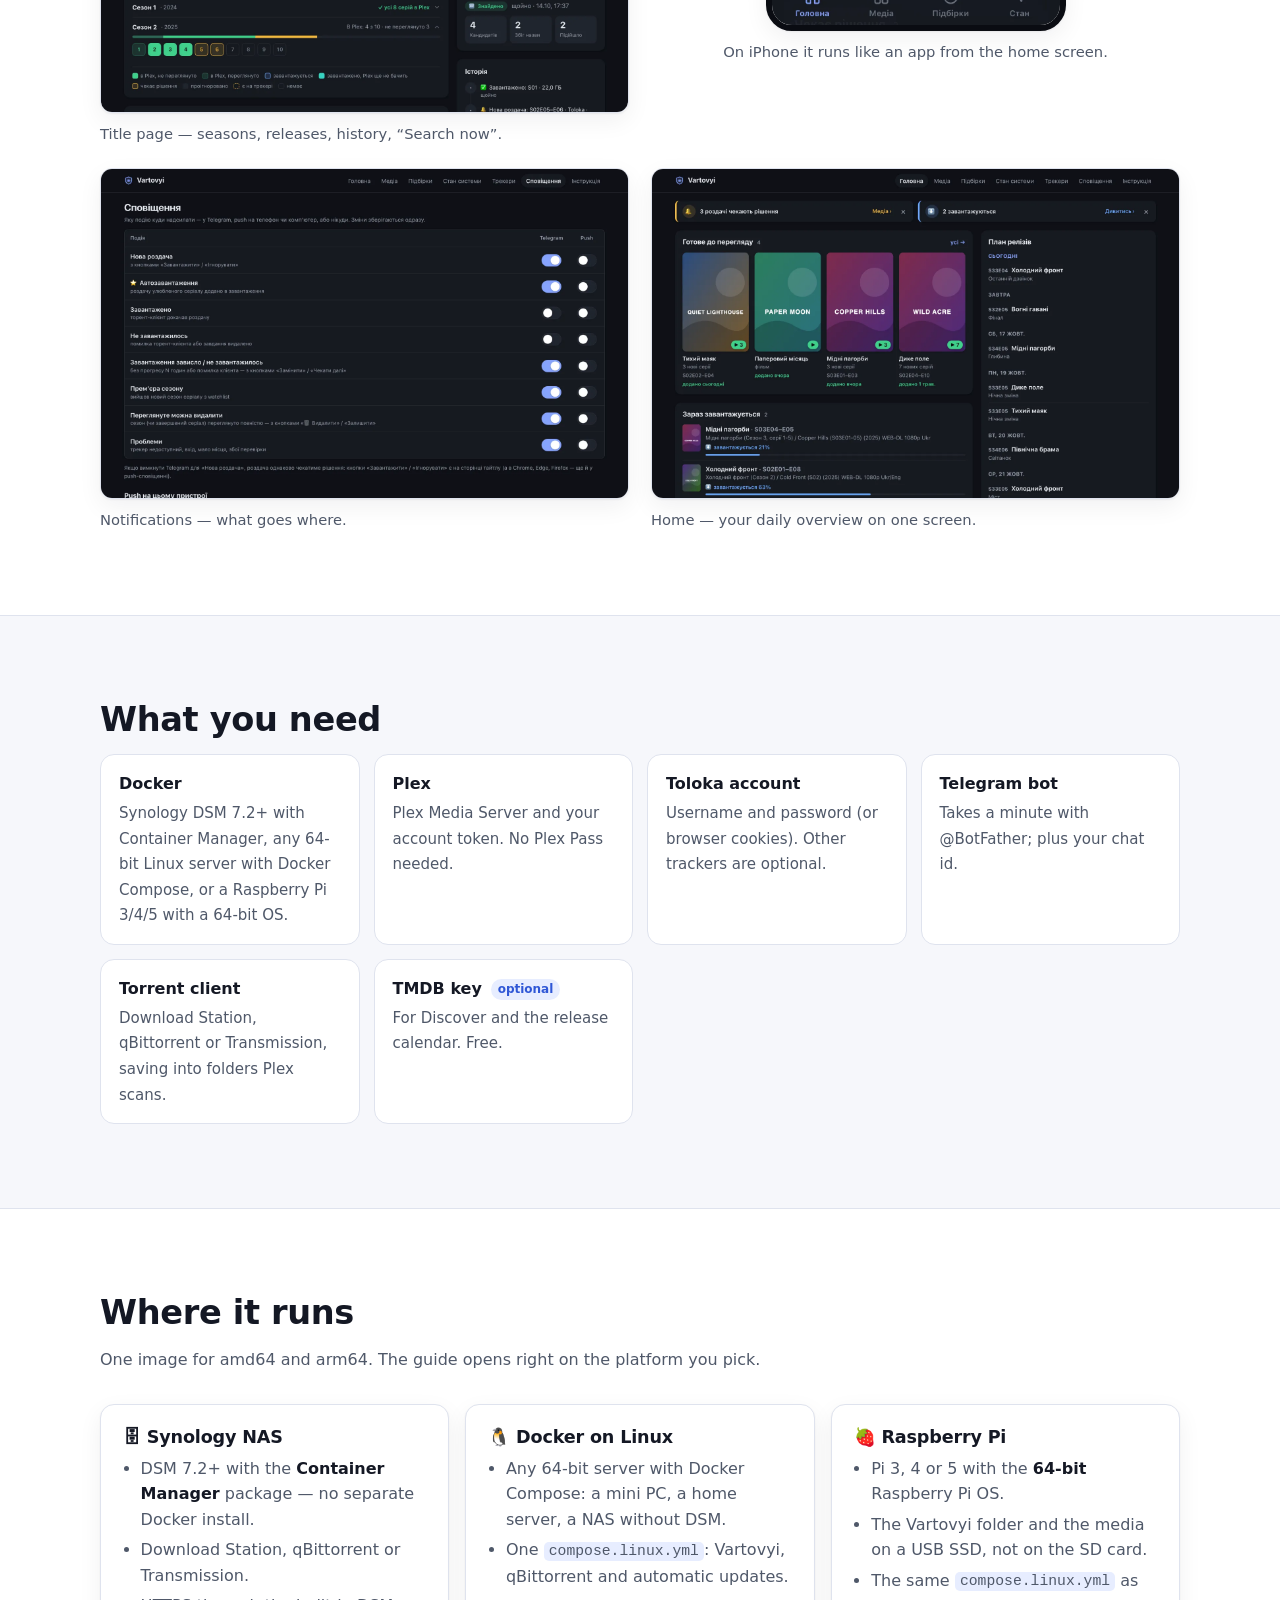
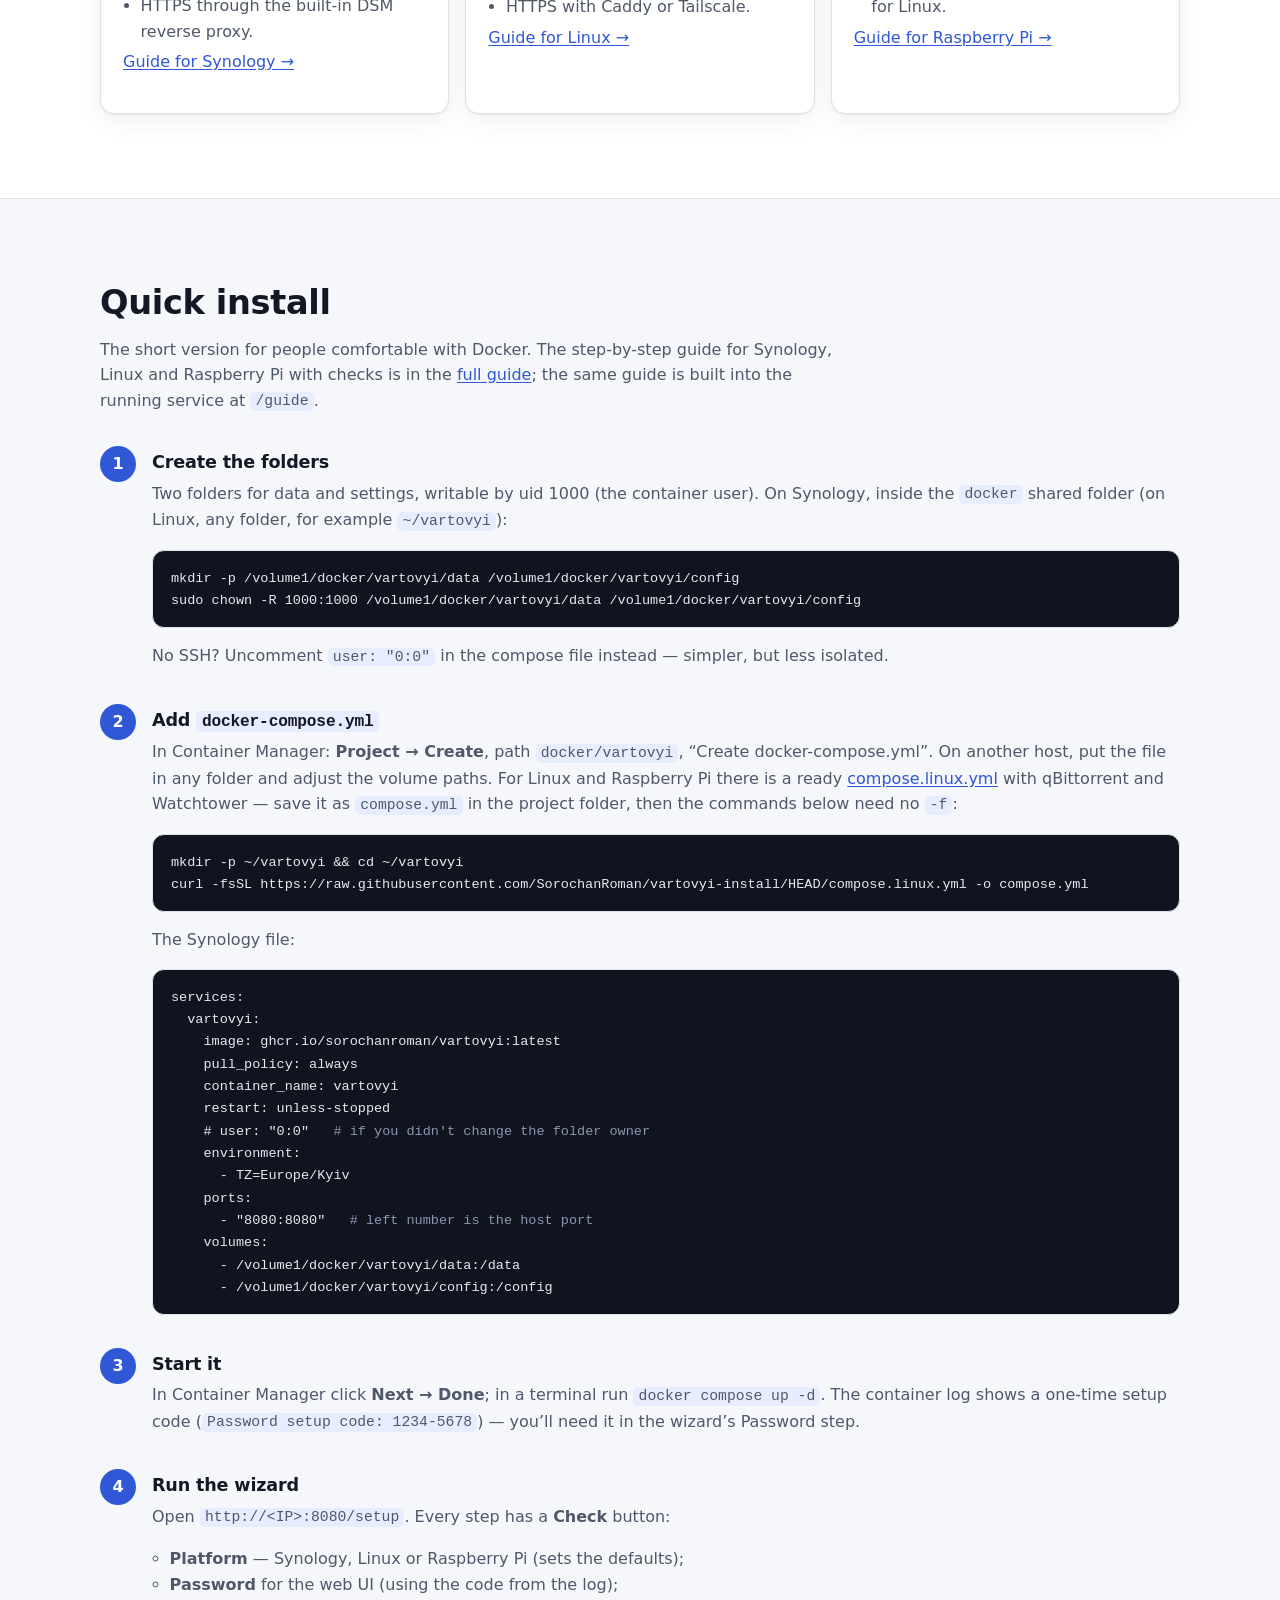
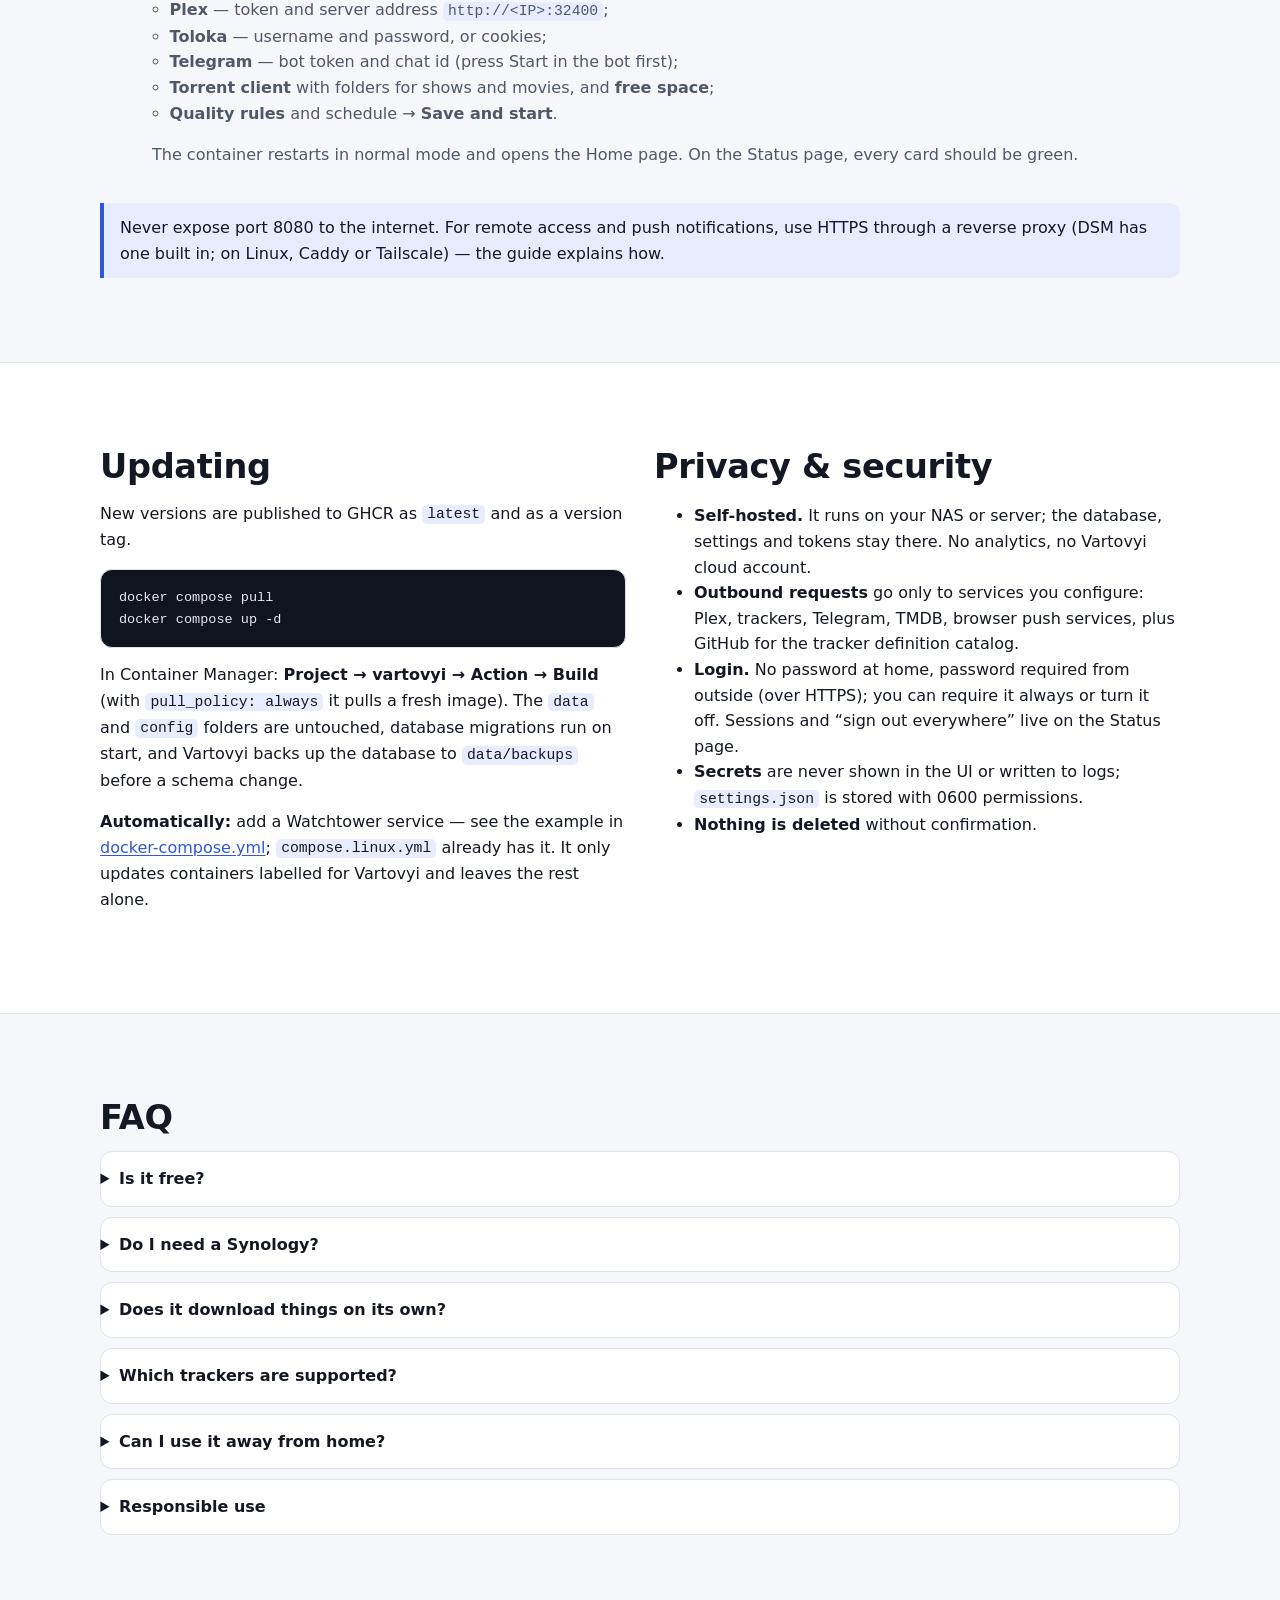
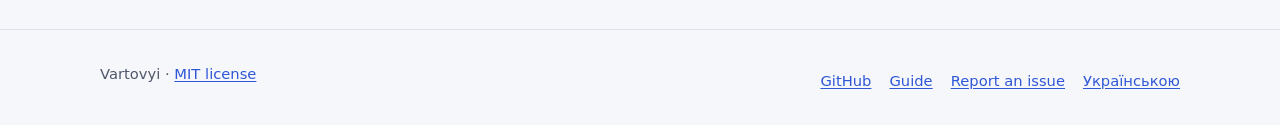
<file: site/en/index.html>
<!doctype html>
<html lang="en">
<head>
<meta charset="utf-8">
<meta name="viewport" content="width=device-width, initial-scale=1">
<title>Vartovyi — Ukrainian-dubbed releases for your Plex watchlist</title>
<meta name="description" content="Vartovyi is a self-hosted service for your NAS or home server: it watches your Plex watchlist, finds releases with Ukrainian audio on torrent trackers, asks you on Telegram and hands the torrent to your client. Free, runs in Docker.">
<link rel="canonical" href="https://sorochanroman.github.io/vartovyi-install/en/">
<link rel="alternate" hreflang="uk" href="https://sorochanroman.github.io/vartovyi-install/">
<link rel="alternate" hreflang="en" href="https://sorochanroman.github.io/vartovyi-install/en/">
<link rel="alternate" hreflang="x-default" href="https://sorochanroman.github.io/vartovyi-install/">
<meta name="theme-color" content="#3461e6">
<meta name="color-scheme" content="light dark">
<link rel="icon" href="../assets/icon.svg" type="image/svg+xml">
<link rel="apple-touch-icon" href="../assets/apple-touch-icon.png">
<meta property="og:type" content="website">
<meta property="og:site_name" content="Vartovyi">
<meta property="og:locale" content="en_US">
<meta property="og:locale:alternate" content="uk_UA">
<meta property="og:title" content="Vartovyi — Ukrainian audio for your Plex">
<meta property="og:description" content="Watches your Plex watchlist, finds releases with Ukrainian audio, asks on Telegram and downloads to the torrent client on your NAS or server.">
<meta property="og:url" content="https://sorochanroman.github.io/vartovyi-install/en/">
<meta property="og:image" content="https://sorochanroman.github.io/vartovyi-install/assets/og-image.png">
<meta property="og:image:width" content="1200">
<meta property="og:image:height" content="630">
<meta property="og:image:alt" content="Vartovyi: Plex watchlist → trackers → Telegram → torrent client">
<meta name="twitter:card" content="summary_large_image">
<meta name="twitter:title" content="Vartovyi — Ukrainian audio for your Plex">
<meta name="twitter:description" content="Self-hosted: Plex watchlist → releases with Ukrainian audio → Telegram → torrent client.">
<meta name="twitter:image" content="https://sorochanroman.github.io/vartovyi-install/assets/og-image.png">
<link rel="stylesheet" href="../assets/style.css">
</head>
<body>
<a class="skip" href="#main">Skip to content</a>

<header class="site-header">
  <div class="wrap">
    <a class="brand" href="./"><img src="../assets/icon.svg" alt="" width="30" height="30">Vartovyi</a>
    <nav class="site-nav" aria-label="Sections">
      <a class="nav-link" href="#how">How it works</a>
      <a class="nav-link" href="#features">Features</a>
      <a class="nav-link" href="#install">Install</a>
      <a class="nav-link" href="#faq">FAQ</a>
      <a class="nav-link" href="https://github.com/SorochanRoman/vartovyi-install">GitHub</a>
      <span class="lang" role="group" aria-label="Page language"><a href="../" hreflang="uk" lang="uk">УКР</a><span aria-current="true">EN</span></span>
    </nav>
  </div>
</header>

<main id="main">

<section class="hero" aria-labelledby="hero-title">
  <div class="wrap">
    <div>
      <span class="eyebrow">Self-hosted · Docker · amd64 &amp; arm64</span>
      <h1 id="hero-title">Vartovyi</h1>
      <p class="lead">Add a show or movie to your Plex watchlist and Vartovyi finds a release with <strong>Ukrainian audio</strong>, asks you on Telegram whether to grab it, and hands the torrent to your client. New episodes land in Plex without you searching for them.</p>
      <div class="cta">
        <a class="btn btn-primary" href="#install">Install</a>
        <a class="btn btn-ghost" href="https://github.com/SorochanRoman/vartovyi-install">
          <svg viewBox="0 0 16 16" aria-hidden="true" fill="currentColor"><path d="M8 0C3.58 0 0 3.58 0 8a8 8 0 0 0 5.47 7.59c.4.07.55-.17.55-.38v-1.33c-2.22.48-2.69-1.07-2.69-1.07-.36-.92-.89-1.17-.89-1.17-.73-.5.06-.49.06-.49.8.06 1.23.82 1.23.82.72 1.23 1.88.87 2.34.67.07-.52.28-.87.5-1.07-1.77-.2-3.64-.89-3.64-3.95 0-.87.31-1.59.82-2.15-.08-.2-.36-1.02.08-2.12 0 0 .67-.21 2.2.82A7.6 7.6 0 0 1 8 3.87c.68 0 1.36.09 2 .27 1.53-1.04 2.2-.82 2.2-.82.44 1.1.16 1.92.08 2.12.51.56.82 1.27.82 2.15 0 3.07-1.87 3.75-3.65 3.95.29.25.54.73.54 1.48v2.2c0 .21.15.46.55.38A8 8 0 0 0 16 8c0-4.42-3.58-8-8-8Z"/></svg>
          GitHub
        </a>
      </div>
      <ul class="facts">
        <li>Synology NAS, Linux or Raspberry Pi</li>
        <li>Browser-based setup wizard</li>
        <li>Your data stays with you</li>
      </ul>
    </div>
    <div class="hero-shot">
      <img class="desk" src="../assets/img/dash.webp" width="1600" height="1000" alt="Vartovyi home page: ready to watch, current downloads and the release calendar">
      <img class="phone" src="../assets/img/phone-dash.webp" width="780" height="1688" alt="Vartovyi home page on an iPhone" loading="lazy">
    </div>
  </div>
</section>

<section id="how" class="alt" aria-labelledby="how-title">
  <div class="wrap">
    <h2 id="how-title">How it works</h2>
    <p class="section-lead">Vartovyi runs in the background on your NAS or home server. Every few hours it compares your watchlist with your Plex library and looks for whatever is missing. You decide what gets downloaded — unless you turn on auto-download for a release you follow.</p>
    <ol class="flow">
      <li>
        <div class="ico"><svg viewBox="0 0 24 24" fill="none" stroke="currentColor" stroke-width="2" stroke-linecap="round" stroke-linejoin="round" aria-hidden="true"><path d="M8 6h13M8 12h13M8 18h13M3 6h.01M3 12h.01M3 18h.01"/></svg></div>
        <h3>Plex watchlist</h3>
        <p>Add a title to your Plex watchlist — from your phone, your TV or the Discover tab.</p>
      </li>
      <li>
        <div class="ico"><svg viewBox="0 0 24 24" fill="none" stroke="currentColor" stroke-width="2" stroke-linecap="round" stroke-linejoin="round" aria-hidden="true"><circle cx="11" cy="11" r="7"/><path d="m21 21-4.3-4.3"/></svg></div>
        <h3>Tracker search</h3>
        <p>Toloka and other trackers: only releases with Ukrainian audio that pass your quality rules.</p>
      </li>
      <li>
        <div class="ico"><svg viewBox="0 0 24 24" fill="none" stroke="currentColor" stroke-width="2" stroke-linecap="round" stroke-linejoin="round" aria-hidden="true"><path d="M6 8a6 6 0 0 1 12 0c0 7 3 9 3 9H3s3-2 3-9"/><path d="M10.3 21a1.94 1.94 0 0 0 3.4 0"/></svg></div>
        <h3>Telegram or push</h3>
        <p>A message with size, quality and free disk space, plus Download / Ignore buttons.</p>
      </li>
      <li>
        <div class="ico"><svg viewBox="0 0 24 24" fill="none" stroke="currentColor" stroke-width="2" stroke-linecap="round" stroke-linejoin="round" aria-hidden="true"><path d="M21 15v4a2 2 0 0 1-2 2H5a2 2 0 0 1-2-2v-4"/><path d="m7 10 5 5 5-5M12 15V3"/></svg></div>
        <h3>Torrent client</h3>
        <p>Download Station, qBittorrent or Transmission, into a per-title folder; progress updates in the same message.</p>
      </li>
      <li>
        <div class="ico"><svg viewBox="0 0 24 24" fill="none" stroke="currentColor" stroke-width="2" stroke-linecap="round" stroke-linejoin="round" aria-hidden="true"><rect x="2" y="4" width="20" height="13" rx="2"/><path d="M8 21h8M12 17v4"/><path d="m10 8 4 2.5-4 2.5z"/></svg></div>
        <h3>Plex</h3>
        <p>Plex picks up the files; Vartovyi sees the episodes are there and lists them under “Ready to watch”.</p>
      </li>
    </ol>
  </div>
</section>

<section id="features" aria-labelledby="features-title">
  <div class="wrap">
    <h2 id="features-title">Features</h2>
    <p class="section-lead">Everything needed for new Ukrainian-dubbed episodes to show up in Plex on their own — and nothing gets deleted without your “yes”.</p>
    <div class="features">
      <article class="card">
        <h3>🔎 Search &amp; selection</h3>
        <ul>
          <li><strong>Toloka</strong> built in; other trackers from the Cardigann definition catalog (the format used by Prowlarr/Jackett), e.g. Mazepa.</li>
          <li>Quality rules: minimum resolution, preferred and rejected sources, required Ukrainian audio.</li>
          <li>Tracker priority, “follow from season N”, exact vs. possible title matches.</li>
          <li>Schedule: every N hours or at set times.</li>
        </ul>
      </article>
      <article class="card">
        <h3>💬 Telegram &amp; push</h3>
        <ul>
          <li>Messages with <strong>Download</strong>, <strong>Ignore</strong> and <strong>⭐ Follow</strong> buttons (new episodes of a followed release download automatically).</li>
          <li><code>/watchlist</code> (title card, seasons, “download season”), <code>/check</code>, <code>/status</code> commands.</li>
          <li>Web Push to phone and desktop; an event × channel matrix on the Notifications page.</li>
          <li>Season premieres, problems, low disk space.</li>
        </ul>
      </article>
      <article class="card">
        <h3>⬇️ Downloads</h3>
        <ul>
          <li>Download Station, qBittorrent or Transmission.</li>
          <li>A separate folder per title with a Plex hint (<code>{tmdb-…}</code>).</li>
          <li>Free space check before every download.</li>
          <li><strong>Stalled downloads</strong>: Vartovyi notices when progress stops and offers a replacement.</li>
        </ul>
      </article>
      <article class="card">
        <h3>🎬 Plex</h3>
        <ul>
          <li>Season grid: what’s in Plex, watched, downloading or waiting for a decision.</li>
          <li>“Fix in Plex” when Plex matched the files to the wrong title.</li>
          <li>Offers to delete fully watched seasons — only after you confirm.</li>
          <li>No Plex Pass required.</li>
        </ul>
      </article>
      <article class="card">
        <h3>🖥 Web UI</h3>
        <ul>
          <li><strong>Home</strong>: ready to watch, downloads, pending decisions, release calendar.</li>
          <li><strong>Media</strong> with filters, title pages with history, <strong>Discover</strong> powered by TMDB with tracker availability badges.</li>
          <li><strong>Status</strong> of every integration, <strong>Trackers</strong>, an <strong>error journal</strong>, a built-in <strong>guide</strong>.</li>
          <li>Installable on the iPhone home screen.</li>
        </ul>
      </article>
      <article class="card">
        <h3>🔐 Setup &amp; access</h3>
        <ul>
          <li>A browser wizard that validates every step — no hand-editing of <code>.env</code>.</li>
          <li>Login modes: password only from outside (default), always, or off.</li>
          <li>Automatic database backup before schema upgrades.</li>
          <li>Images for amd64 and arm64.</li>
        </ul>
      </article>
    </div>
    <p class="note">The interface, Telegram messages and the full guide are in English and Ukrainian.</p>
  </div>
</section>

<section id="screens" class="alt" aria-labelledby="screens-title">
  <div class="wrap">
    <h2 id="screens-title">Screenshots</h2>
    <p class="section-lead">Taken with demo data: titles and posters are made up.</p>
    <div class="shots">
      <figure>
        <img src="../assets/img/media.webp" width="1600" height="1000" loading="lazy" alt="Media page: title cards with states such as downloading, waiting for a decision, in Plex">
        <figcaption>Media — your whole watchlist with the state of each title.</figcaption>
      </figure>
      <figure class="phone-fig">
        <img src="../assets/img/phone-dash.webp" width="780" height="1688" loading="lazy" alt="Home page on a phone with bottom tabs: Home, Media, Discover, Status">
        <figcaption>On iPhone it runs like an app from the home screen.</figcaption>
      </figure>
      <figure>
        <img src="../assets/img/item.webp" width="1600" height="1000" loading="lazy" alt="Show page: episode grid per season, last check and history">
        <figcaption>Title page — seasons, releases, history, “Search now”.</figcaption>
      </figure>
      <figure>
        <img src="../assets/img/notif.webp" width="1600" height="1000" loading="lazy" alt="Notifications page: Telegram and Push toggles for each event">
        <figcaption>Notifications — what goes where.</figcaption>
      </figure>
      <figure>
        <img src="../assets/img/dash.webp" width="1600" height="1000" loading="lazy" alt="Home page on desktop: ready to watch, downloading now, release calendar">
        <figcaption>Home — your daily overview on one screen.</figcaption>
      </figure>
    </div>
  </div>
</section>

<section id="requirements" aria-labelledby="req-title">
  <div class="wrap">
    <h2 id="req-title">What you need</h2>
    <ul class="req">
      <li><strong>Docker</strong><span>Synology DSM 7.2+ with Container Manager, any 64-bit Linux server with Docker Compose, or a Raspberry Pi 3/4/5 with a 64-bit OS.</span></li>
      <li><strong>Plex</strong><span>Plex Media Server and your account token. No Plex Pass needed.</span></li>
      <li><strong>Toloka account</strong><span>Username and password (or browser cookies). Other trackers are optional.</span></li>
      <li><strong>Telegram bot</strong><span>Takes a minute with @BotFather; plus your chat id.</span></li>
      <li><strong>Torrent client</strong><span>Download Station, qBittorrent or Transmission, saving into folders Plex scans.</span></li>
      <li><strong>TMDB key <span class="tag">optional</span></strong><span>For Discover and the release calendar. Free.</span></li>
    </ul>
  </div>
</section>

<section id="platforms" class="alt" aria-labelledby="platforms-title">
  <div class="wrap">
    <h2 id="platforms-title">Where it runs</h2>
    <p class="section-lead">One image for amd64 and arm64. The guide opens right on the platform you pick.</p>
    <div class="features">
      <article class="card">
        <h3>🗄 Synology NAS</h3>
        <ul>
          <li>DSM 7.2+ with the <strong>Container Manager</strong> package — no separate Docker install.</li>
          <li>Download Station, qBittorrent or Transmission.</li>
          <li>HTTPS through the built-in DSM reverse proxy.</li>
        </ul>
        <p><a href="guide/?platform=synology">Guide for Synology →</a></p>
      </article>
      <article class="card">
        <h3>🐧 Docker on Linux</h3>
        <ul>
          <li>Any 64-bit server with Docker Compose: a mini PC, a home server, a NAS without DSM.</li>
          <li>One <code>compose.linux.yml</code>: Vartovyi, qBittorrent and automatic updates.</li>
          <li>HTTPS with Caddy or Tailscale.</li>
        </ul>
        <p><a href="guide/?platform=linux">Guide for Linux →</a></p>
      </article>
      <article class="card">
        <h3>🍓 Raspberry Pi</h3>
        <ul>
          <li>Pi 3, 4 or 5 with the <strong>64-bit</strong> Raspberry Pi OS.</li>
          <li>The Vartovyi folder and the media on a USB SSD, not on the SD card.</li>
          <li>The same <code>compose.linux.yml</code> as for Linux.</li>
        </ul>
        <p><a href="guide/?platform=pi">Guide for Raspberry Pi →</a></p>
      </article>
    </div>
  </div>
</section>

<section id="install" aria-labelledby="install-title">
  <div class="wrap">
    <h2 id="install-title">Quick install</h2>
    <p class="section-lead">The short version for people comfortable with Docker. The step-by-step guide for Synology, Linux and Raspberry Pi with checks is in the <a href="guide/">full guide</a>; the same guide is built into the running service at <code>/guide</code>.</p>
    <ol class="steps">
      <li>
        <h3>Create the folders</h3>
        <p>Two folders for data and settings, writable by uid 1000 (the container user). On Synology, inside the <code>docker</code> shared folder (on Linux, any folder, for example <code>~/vartovyi</code>):</p>
<pre><code>mkdir -p /volume1/docker/vartovyi/data /volume1/docker/vartovyi/config
sudo chown -R 1000:1000 /volume1/docker/vartovyi/data /volume1/docker/vartovyi/config</code></pre>
        <p>No SSH? Uncomment <code>user: "0:0"</code> in the compose file instead — simpler, but less isolated.</p>
      </li>
      <li>
        <h3>Add <code>docker-compose.yml</code></h3>
        <p>In Container Manager: <strong>Project → Create</strong>, path <code>docker/vartovyi</code>, “Create docker-compose.yml”. On another host, put the file in any folder and adjust the volume paths. For Linux and Raspberry Pi there is a ready <a href="https://raw.githubusercontent.com/SorochanRoman/vartovyi-install/HEAD/compose.linux.yml">compose.linux.yml</a> with qBittorrent and Watchtower — save it as <code>compose.yml</code> in the project folder, then the commands below need no <code>-f</code>:</p>
<pre><code>mkdir -p ~/vartovyi &amp;&amp; cd ~/vartovyi
curl -fsSL https://raw.githubusercontent.com/SorochanRoman/vartovyi-install/HEAD/compose.linux.yml -o compose.yml</code></pre>
        <p>The Synology file:</p>
<pre><code>services:
  vartovyi:
    image: ghcr.io/sorochanroman/vartovyi:latest
    pull_policy: always
    container_name: vartovyi
    restart: unless-stopped
    # user: "0:0"   <span class="c"># if you didn't change the folder owner</span>
    environment:
      - TZ=Europe/Kyiv
    ports:
      - "8080:8080"   <span class="c"># left number is the host port</span>
    volumes:
      - /volume1/docker/vartovyi/data:/data
      - /volume1/docker/vartovyi/config:/config</code></pre>
      </li>
      <li>
        <h3>Start it</h3>
        <p>In Container Manager click <strong>Next → Done</strong>; in a terminal run <code>docker compose up -d</code>. The container log shows a one-time setup code (<code>Password setup code: 1234-5678</code>) — you’ll need it in the wizard’s Password step.</p>
      </li>
      <li>
        <h3>Run the wizard</h3>
        <p>Open <code>http://&lt;IP&gt;:8080/setup</code>. Every step has a <strong>Check</strong> button:</p>
        <ul>
          <li><strong>Platform</strong> — Synology, Linux or Raspberry Pi (sets the defaults);</li>
          <li><strong>Password</strong> for the web UI (using the code from the log);</li>
          <li><strong>Plex</strong> — token and server address <code>http://&lt;IP&gt;:32400</code>;</li>
          <li><strong>Toloka</strong> — username and password, or cookies;</li>
          <li><strong>Telegram</strong> — bot token and chat id (press Start in the bot first);</li>
          <li><strong>Torrent client</strong> with folders for shows and movies, and <strong>free space</strong>;</li>
          <li><strong>Quality rules</strong> and schedule → <strong>Save and start</strong>.</li>
        </ul>
        <p>The container restarts in normal mode and opens the Home page. On the Status page, every card should be green.</p>
      </li>
    </ol>
    <p class="note">Never expose port 8080 to the internet. For remote access and push notifications, use HTTPS through a reverse proxy (DSM has one built in; on Linux, Caddy or Tailscale) — the guide explains how.</p>
  </div>
</section>

<section id="update" class="alt" aria-labelledby="update-title">
  <div class="wrap two">
    <div>
      <h2 id="update-title">Updating</h2>
      <p>New versions are published to GHCR as <code>latest</code> and as a version tag.</p>
<pre><code>docker compose pull
docker compose up -d</code></pre>
      <p>In Container Manager: <strong>Project → vartovyi → Action → Build</strong> (with <code>pull_policy: always</code> it pulls a fresh image). The <code>data</code> and <code>config</code> folders are untouched, database migrations run on start, and Vartovyi backs up the database to <code>data/backups</code> before a schema change.</p>
      <p><strong>Automatically:</strong> add a Watchtower service — see the example in <a href="https://github.com/SorochanRoman/vartovyi-install/blob/HEAD/docker-compose.yml">docker-compose.yml</a>; <code>compose.linux.yml</code> already has it. It only updates containers labelled for Vartovyi and leaves the rest alone.</p>
    </div>
    <div id="privacy">
      <h2>Privacy &amp; security</h2>
      <ul>
        <li><strong>Self-hosted.</strong> It runs on your NAS or server; the database, settings and tokens stay there. No analytics, no Vartovyi cloud account.</li>
        <li><strong>Outbound requests</strong> go only to services you configure: Plex, trackers, Telegram, TMDB, browser push services, plus GitHub for the tracker definition catalog.</li>
        <li><strong>Login.</strong> No password at home, password required from outside (over HTTPS); you can require it always or turn it off. Sessions and “sign out everywhere” live on the Status page.</li>
        <li><strong>Secrets</strong> are never shown in the UI or written to logs; <code>settings.json</code> is stored with 0600 permissions.</li>
        <li><strong>Nothing is deleted</strong> without confirmation.</li>
      </ul>
    </div>
  </div>
</section>

<section id="faq" class="faq" aria-labelledby="faq-title">
  <div class="wrap">
    <h2 id="faq-title">FAQ</h2>
    <details>
      <summary>Is it free?</summary>
      <p>Yes. Vartovyi is open source and runs on your own hardware. It is released under the MIT license.</p>
    </details>
    <details>
      <summary>Do I need a Synology?</summary>
      <p>No. The guide covers Synology NAS, Docker on Linux and Raspberry Pi with a 64-bit OS; the image is plain Docker for amd64 and arm64. On Linux and Raspberry Pi qBittorrent comes included, Transmission works too.</p>
    </details>
    <details>
      <summary>Does it download things on its own?</summary>
      <p>Not by default: you get a message for every release found and decide yourself. Only new episodes of a release you marked “⭐ Follow” are downloaded automatically.</p>
    </details>
    <details>
      <summary>Which trackers are supported?</summary>
      <p>Toloka is built in. Others can be added on the Trackers page from the Prowlarr/Indexers definition catalog (Cardigann format), e.g. Mazepa. Not every feature of the format is supported — Vartovyi marks unsupported definitions and explains why.</p>
    </details>
    <details>
      <summary>Can I use it away from home?</summary>
      <p>Telegram and push work anywhere. The website is available on your home network, or through an HTTPS reverse proxy with a password; never expose port 8080 directly.</p>
    </details>
    <details>
      <summary>Responsible use</summary>
      <p>Vartovyi does not host or distribute any content and is not affiliated with any tracker. It is an automation tool: it only searches sites you configure yourself and passes links to your own torrent client. You are responsible for what you download — follow the laws of your country, copyright, and the rules of the trackers you use.</p>
    </details>
  </div>
</section>

</main>

<footer class="site-footer">
  <div class="wrap">
    <p>Vartovyi · <a href="https://github.com/SorochanRoman/vartovyi-install/blob/HEAD/LICENSE">MIT license</a></p>
    <nav aria-label="Links">
      <a href="https://github.com/SorochanRoman/vartovyi-install">GitHub</a>
      <a href="guide/">Guide</a>
      <a href="https://github.com/SorochanRoman/vartovyi-install/issues">Report an issue</a>
      <a href="../" hreflang="uk" lang="uk">Українською</a>
    </nav>
  </div>
</footer>
</body>
</html>
</file>
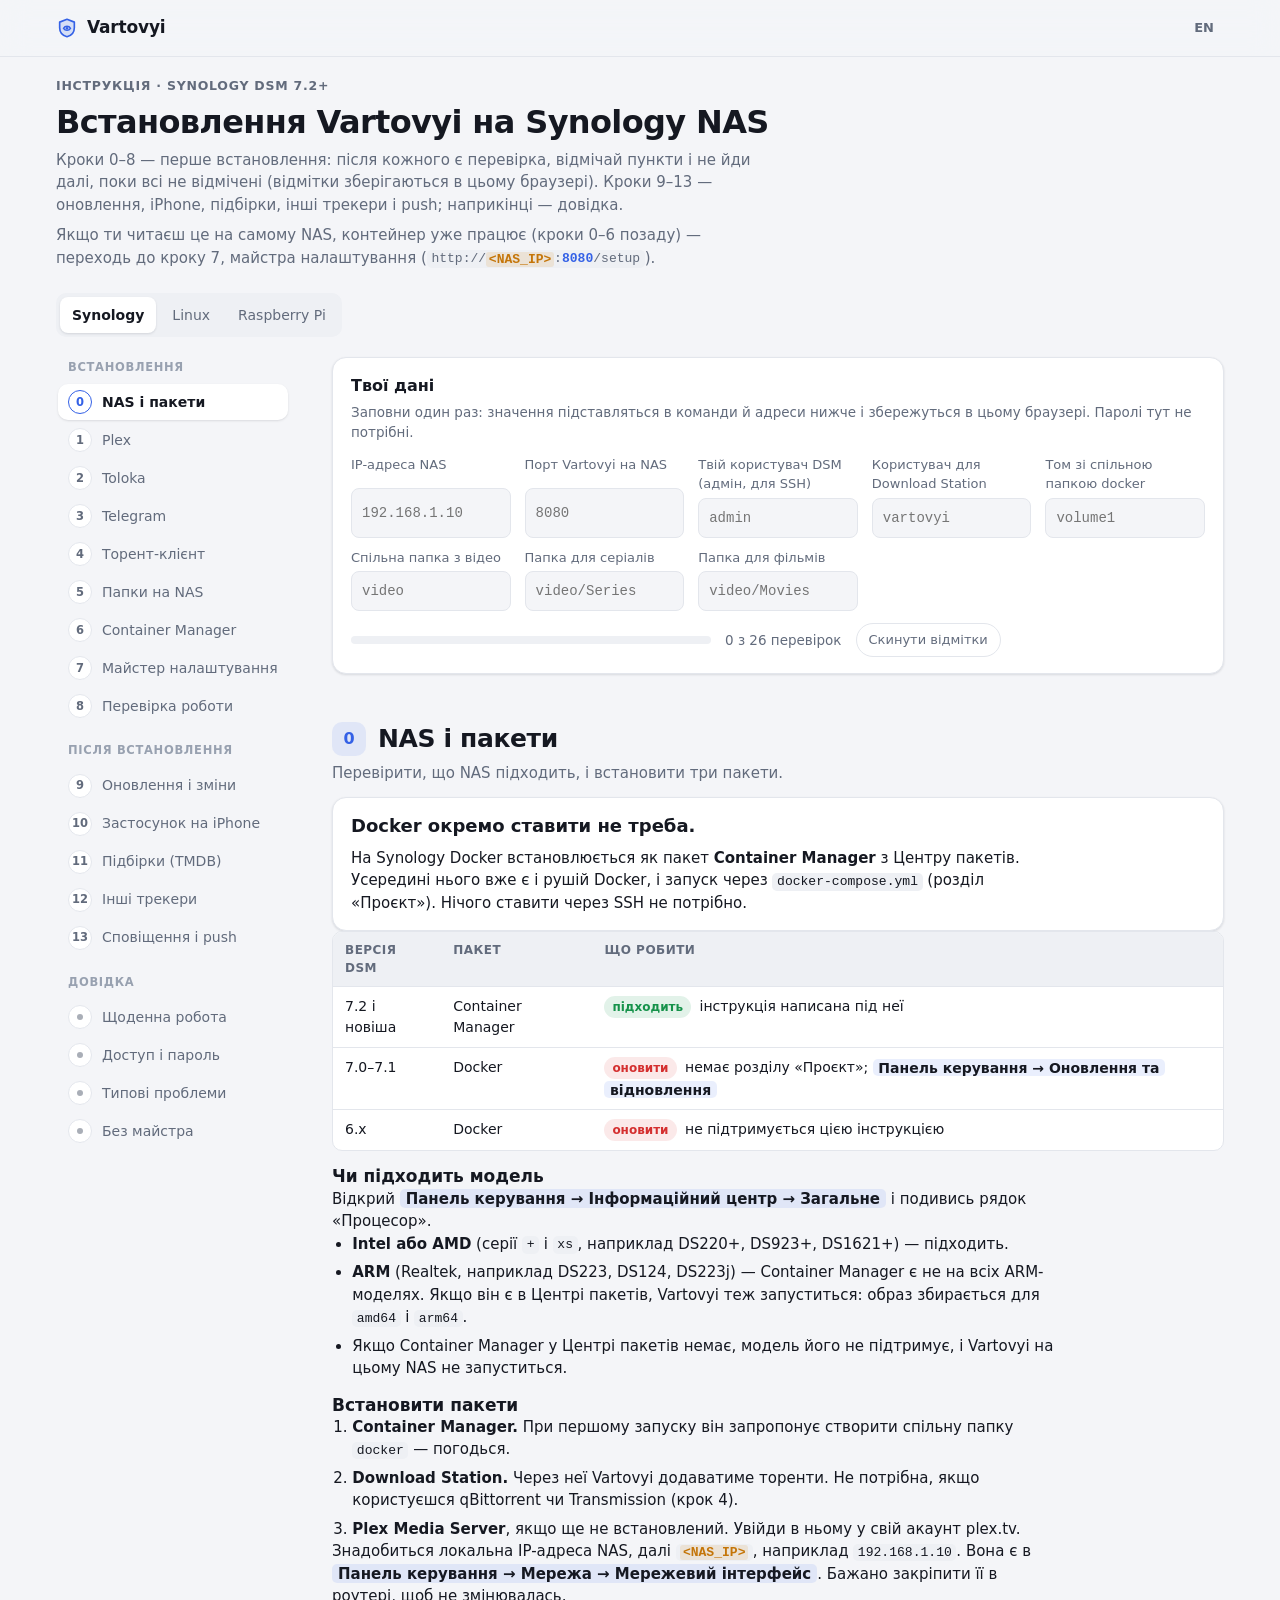
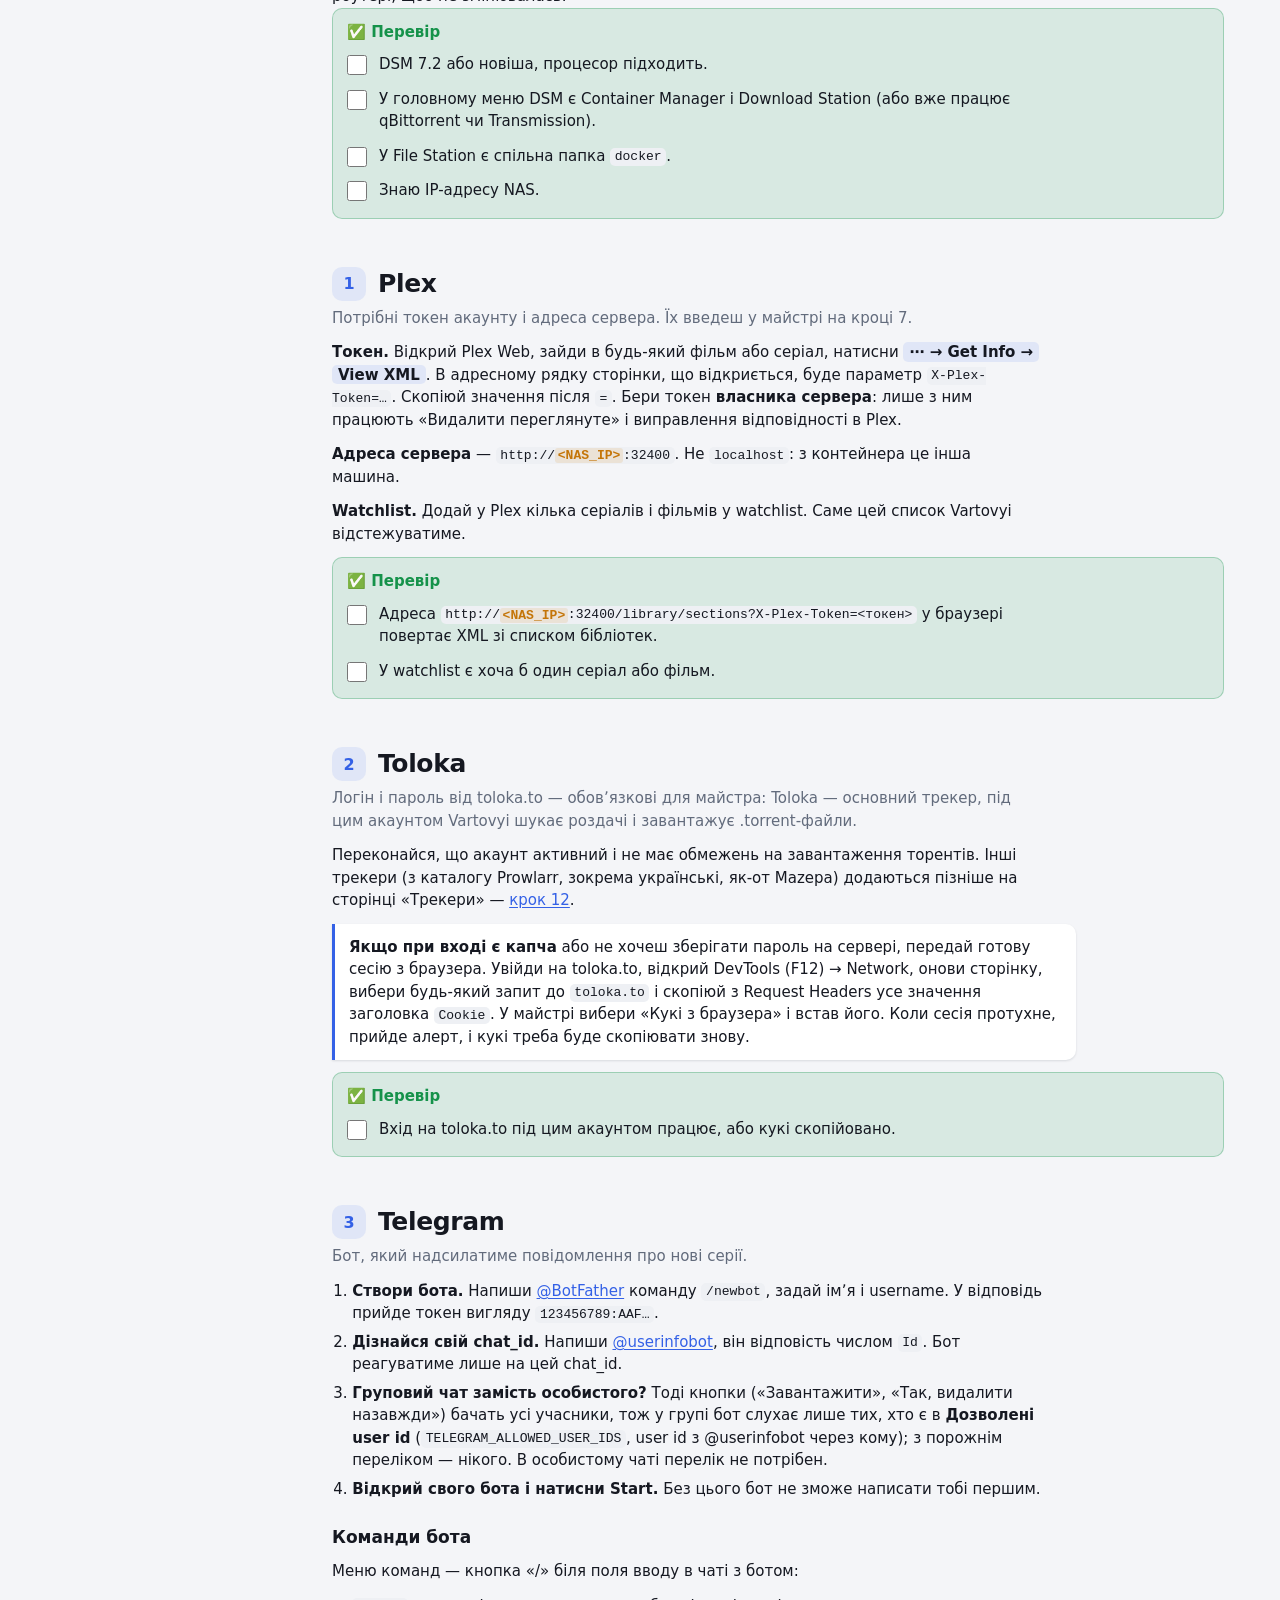
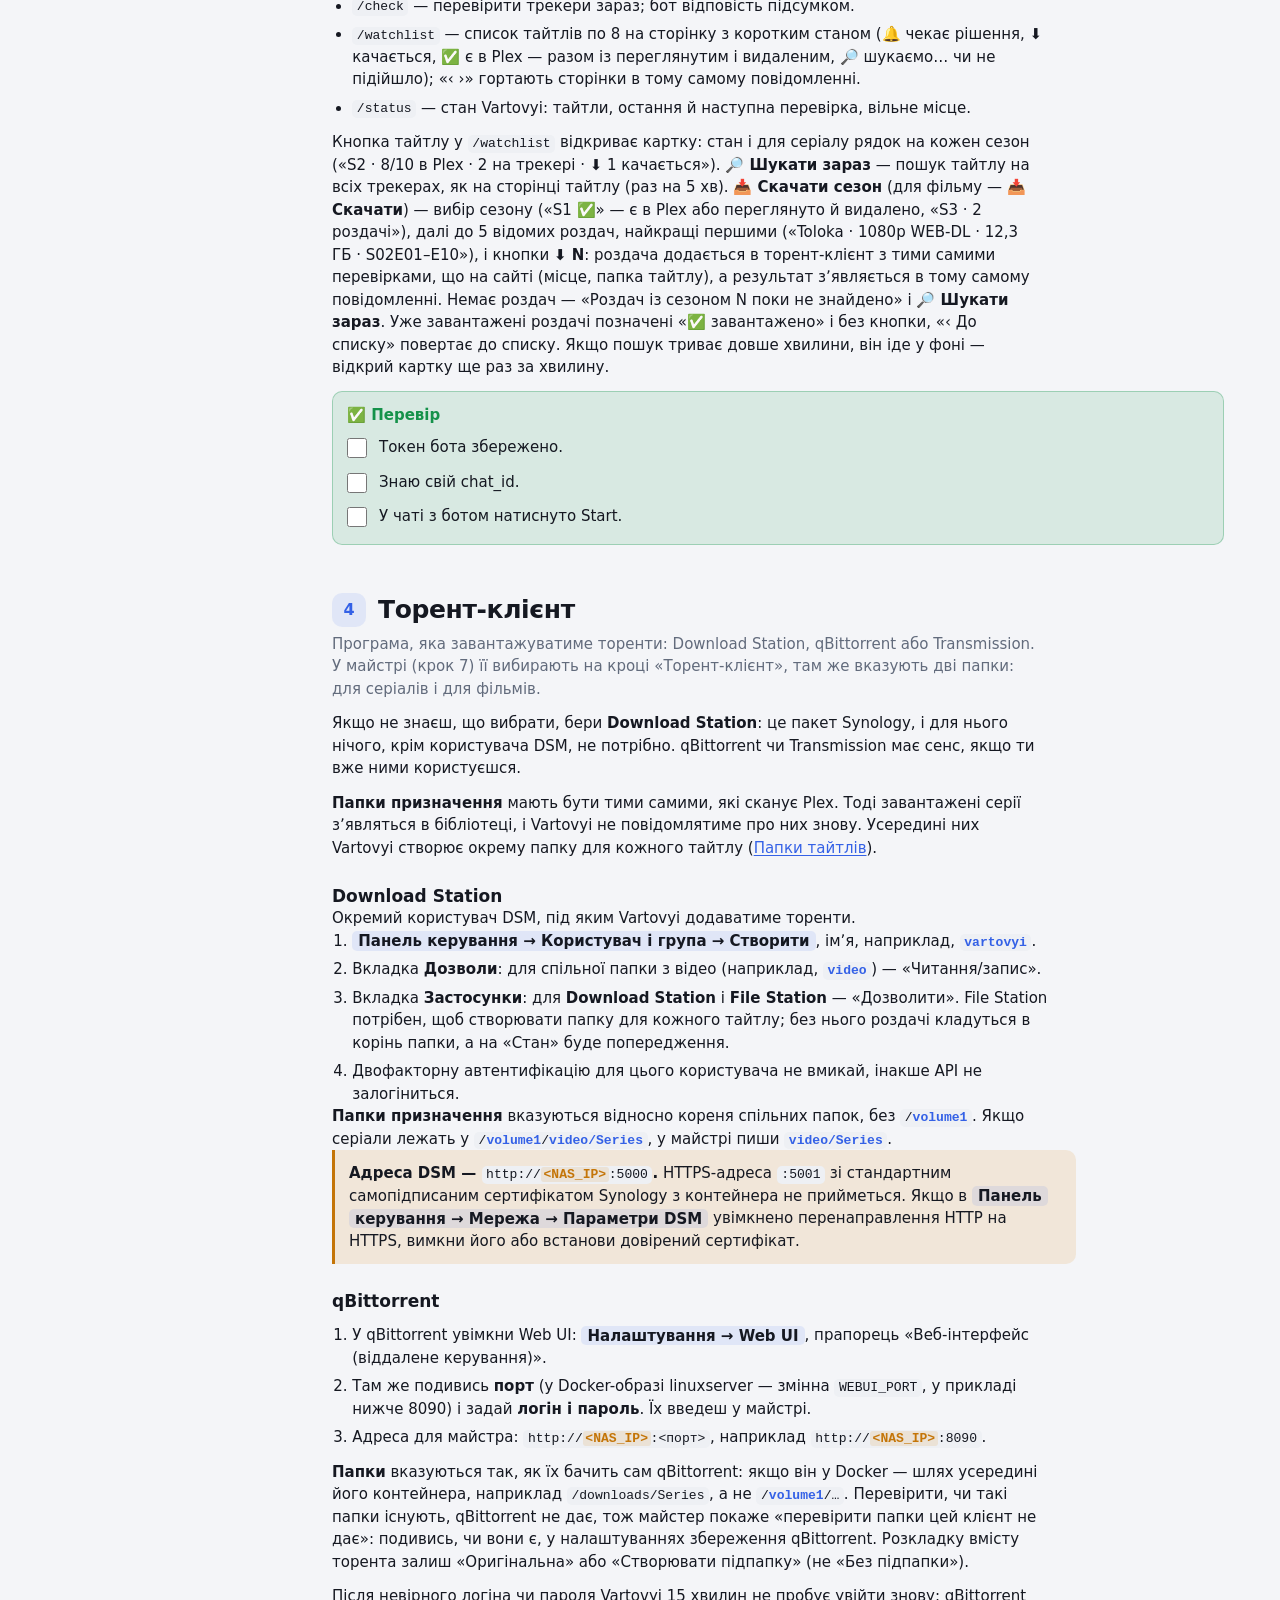
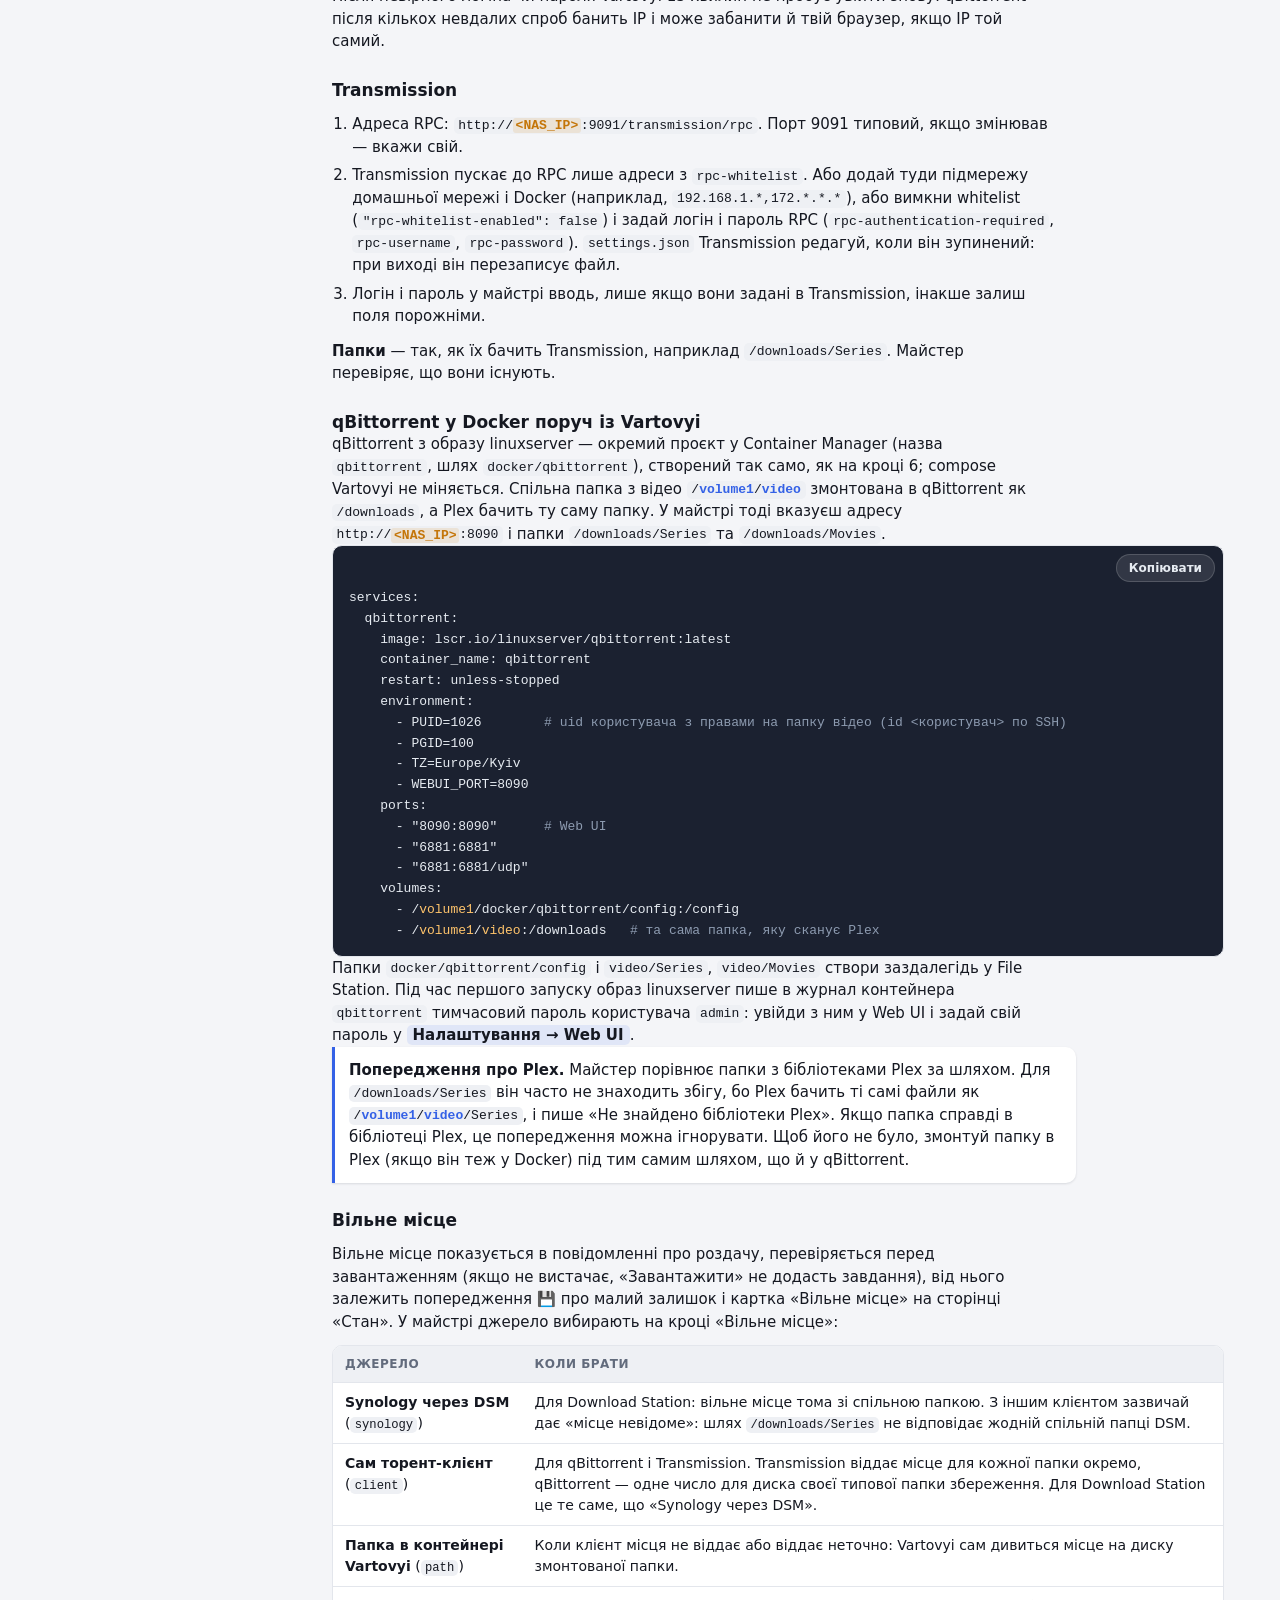
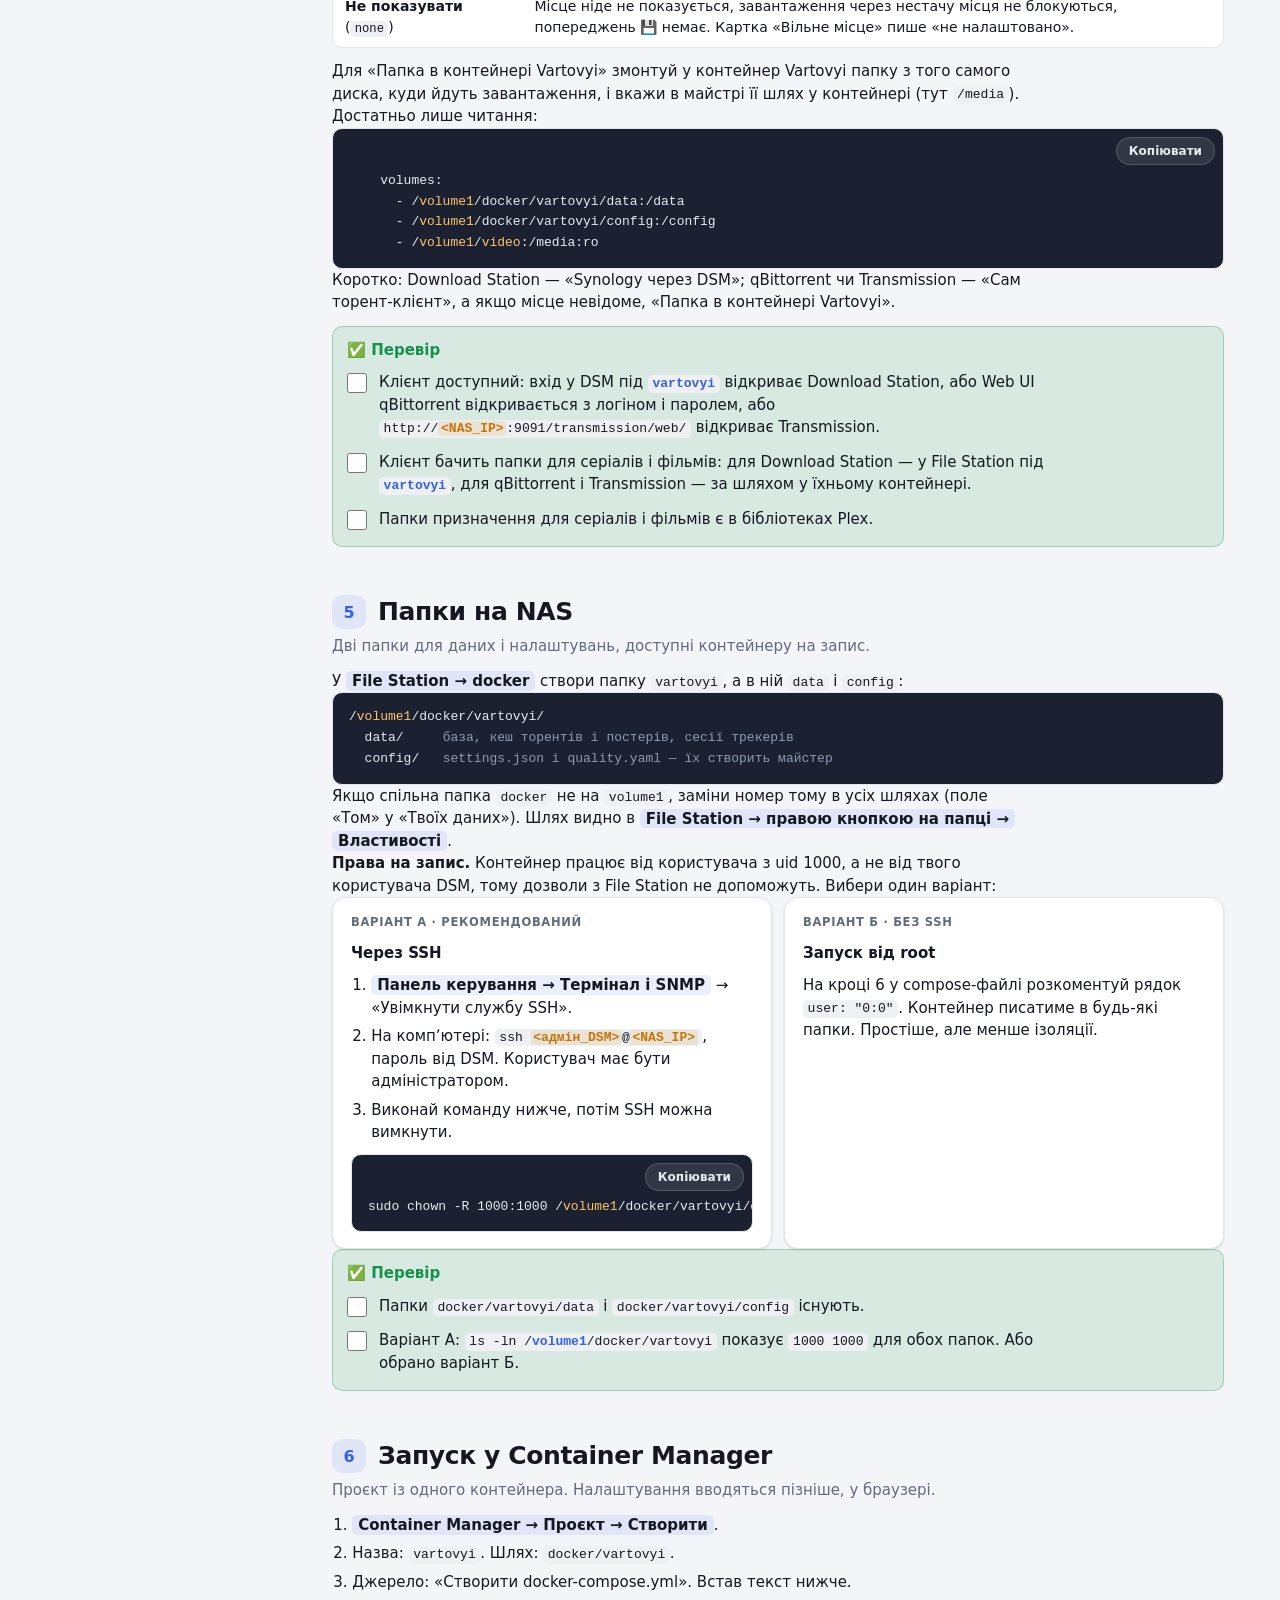
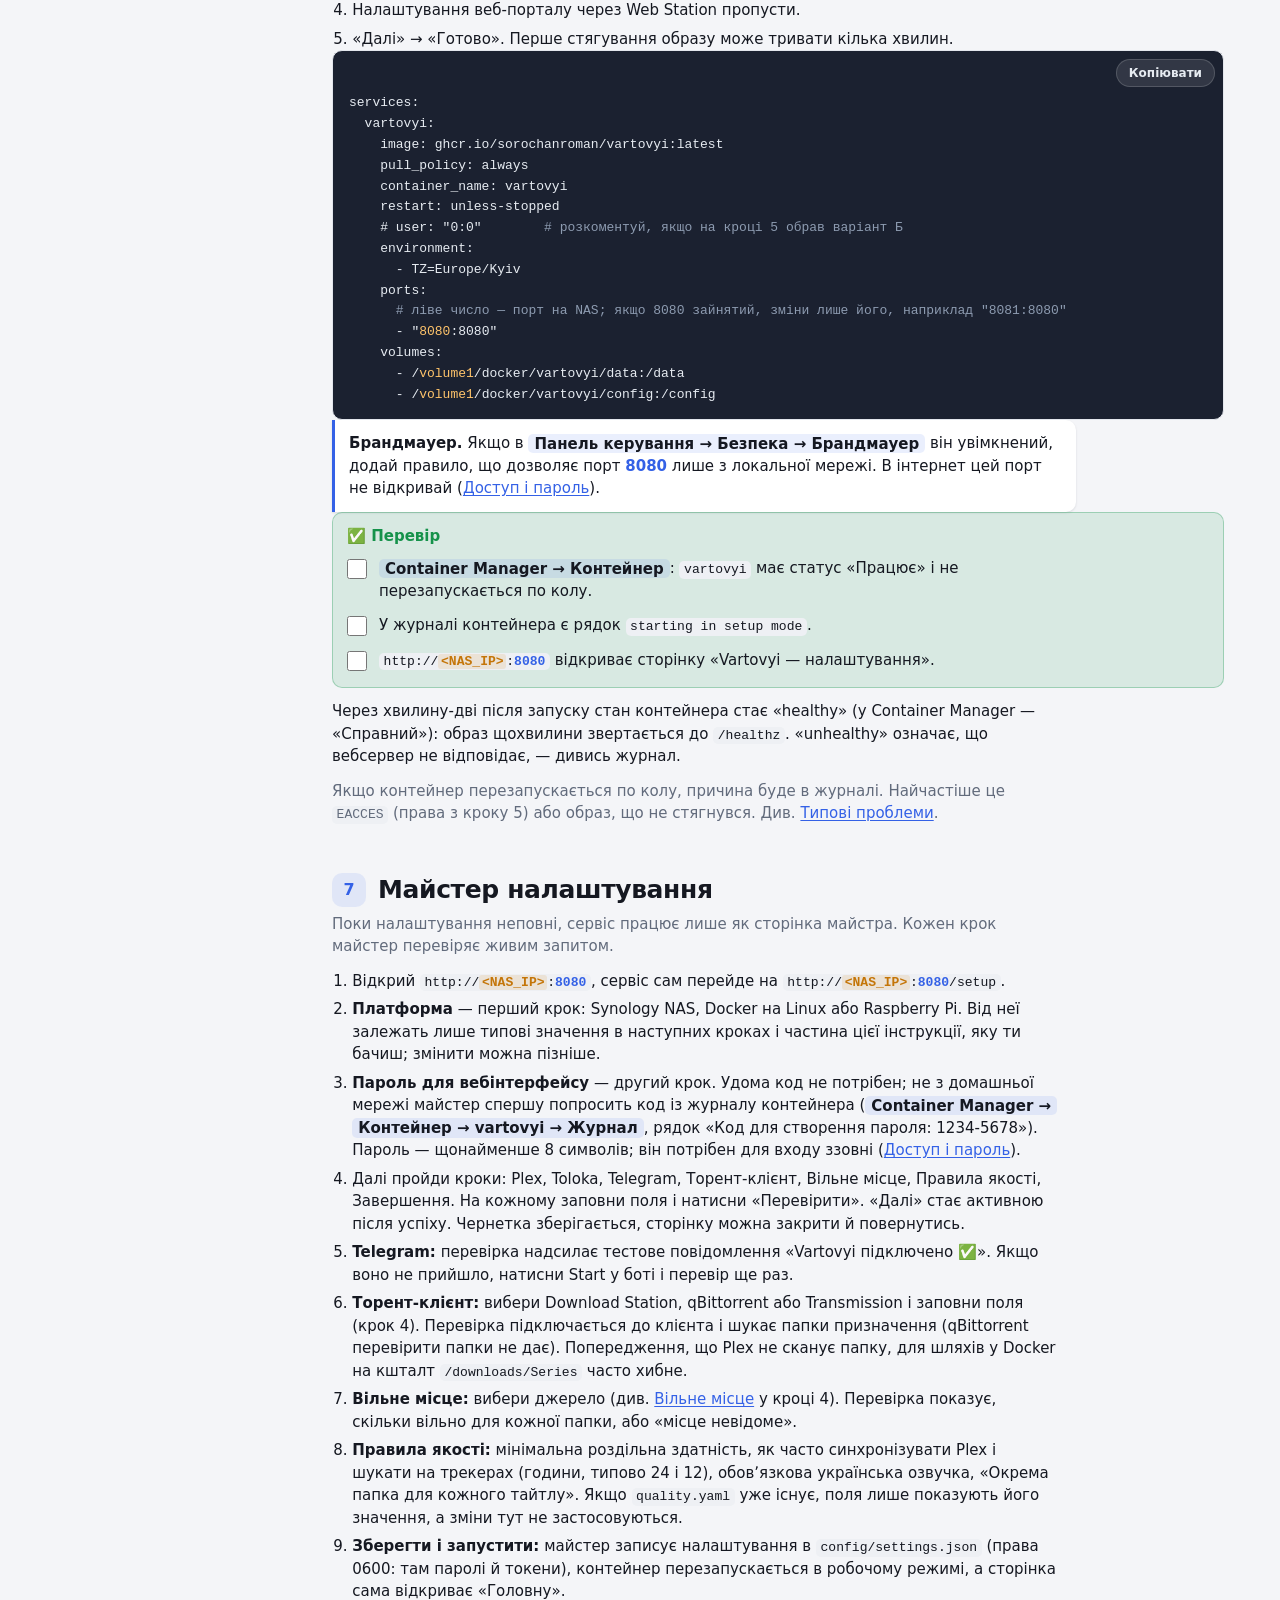
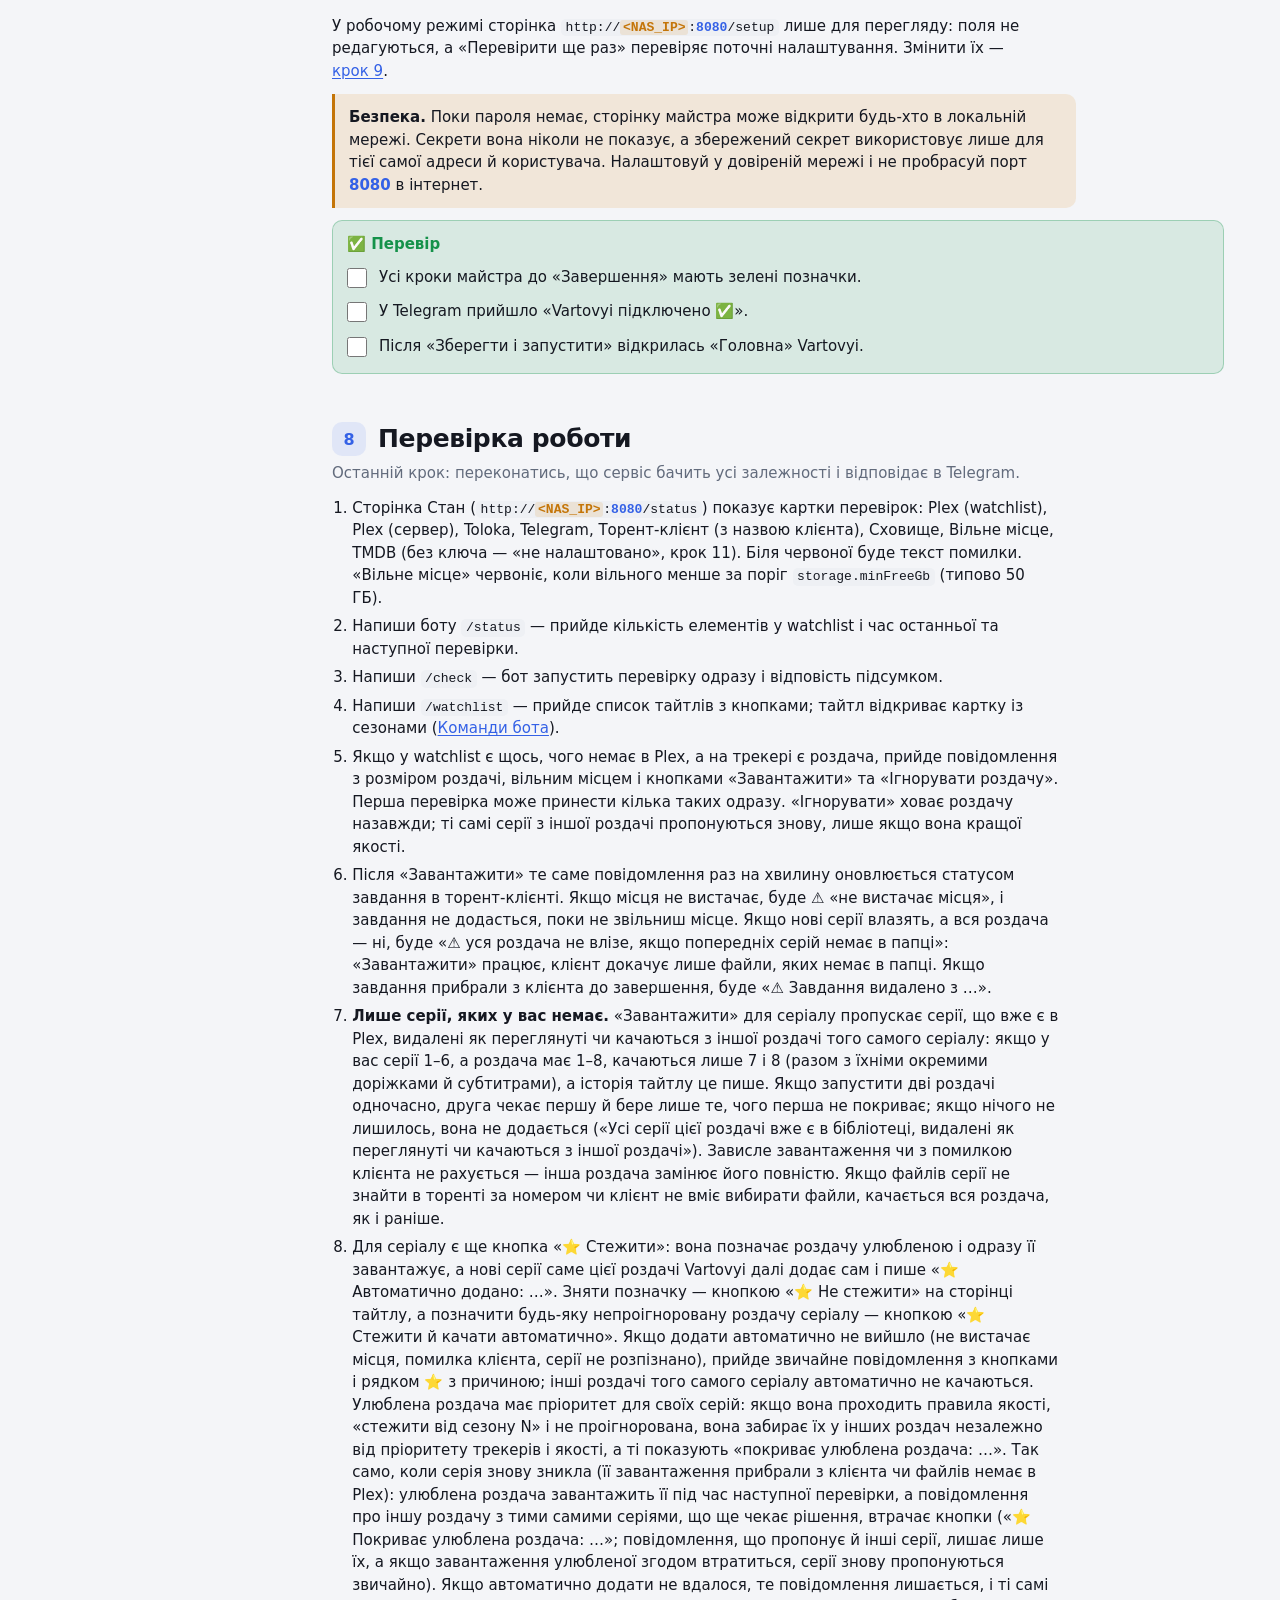
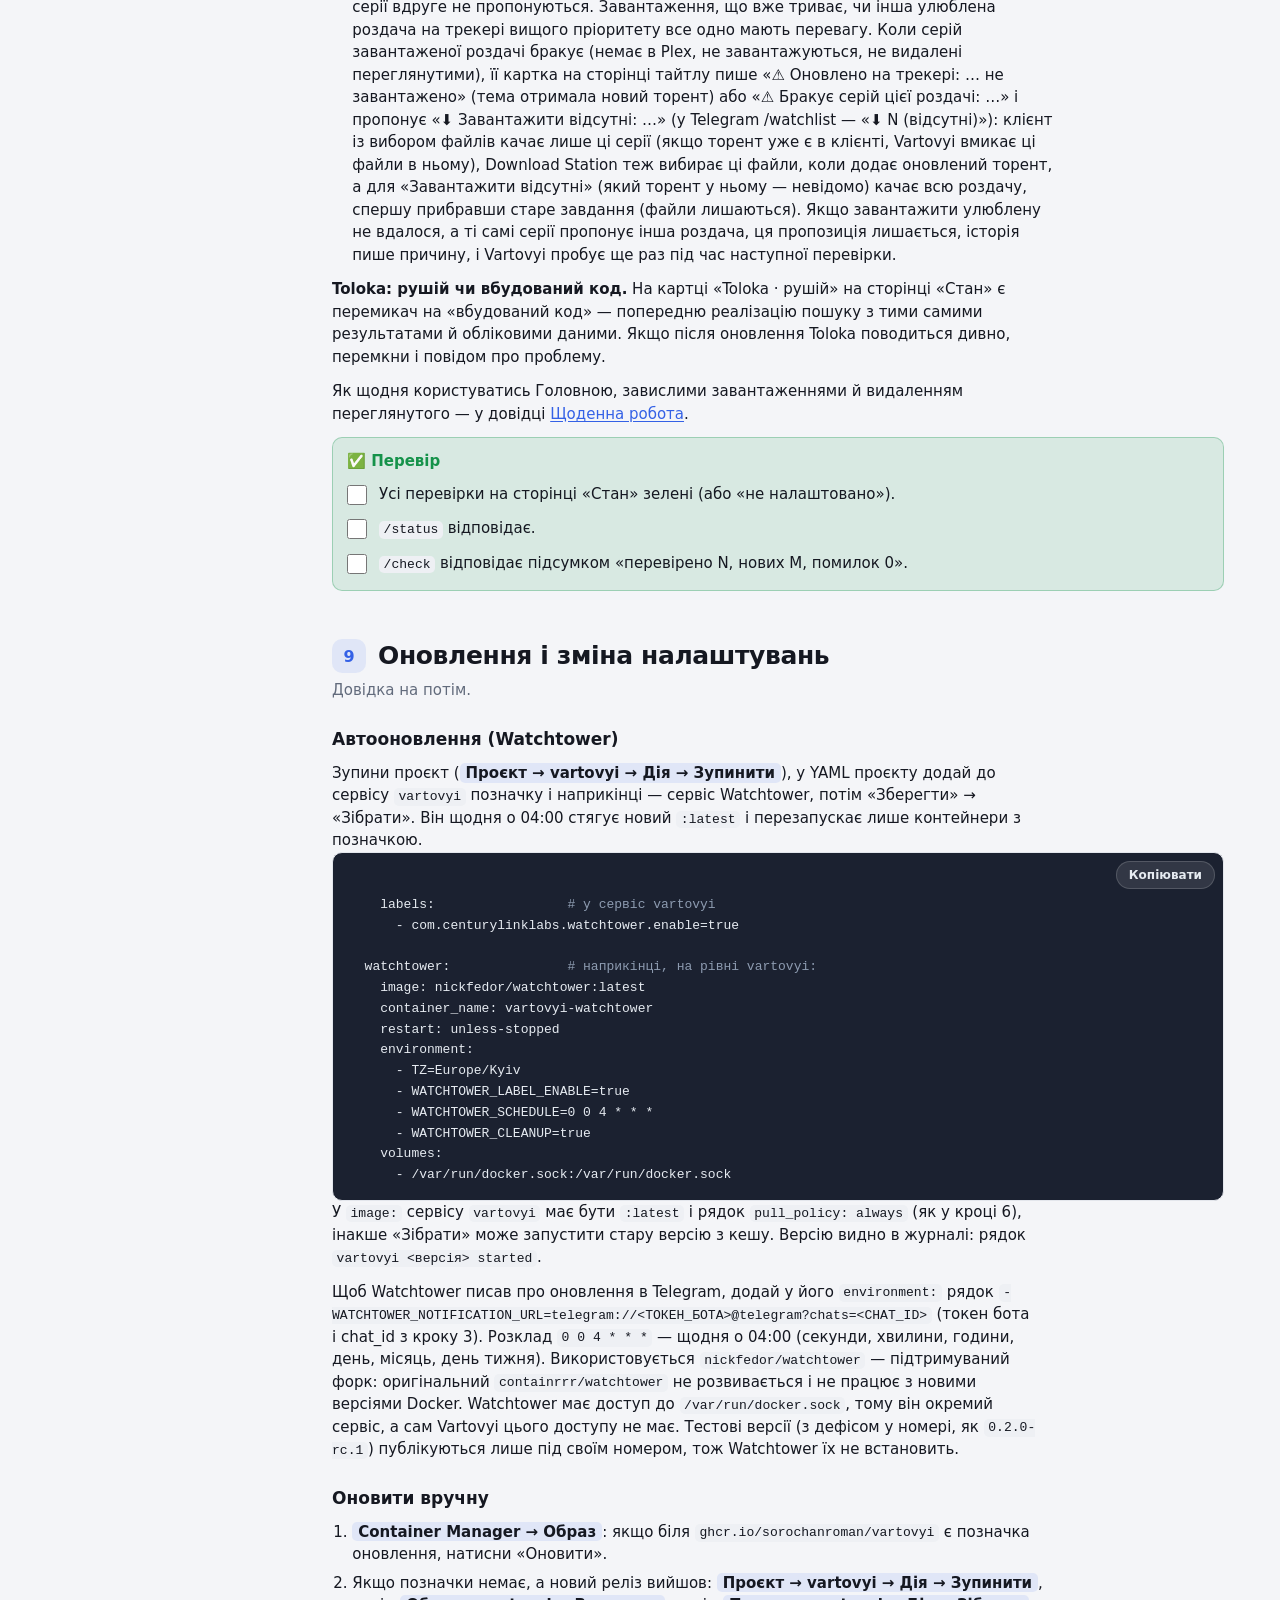
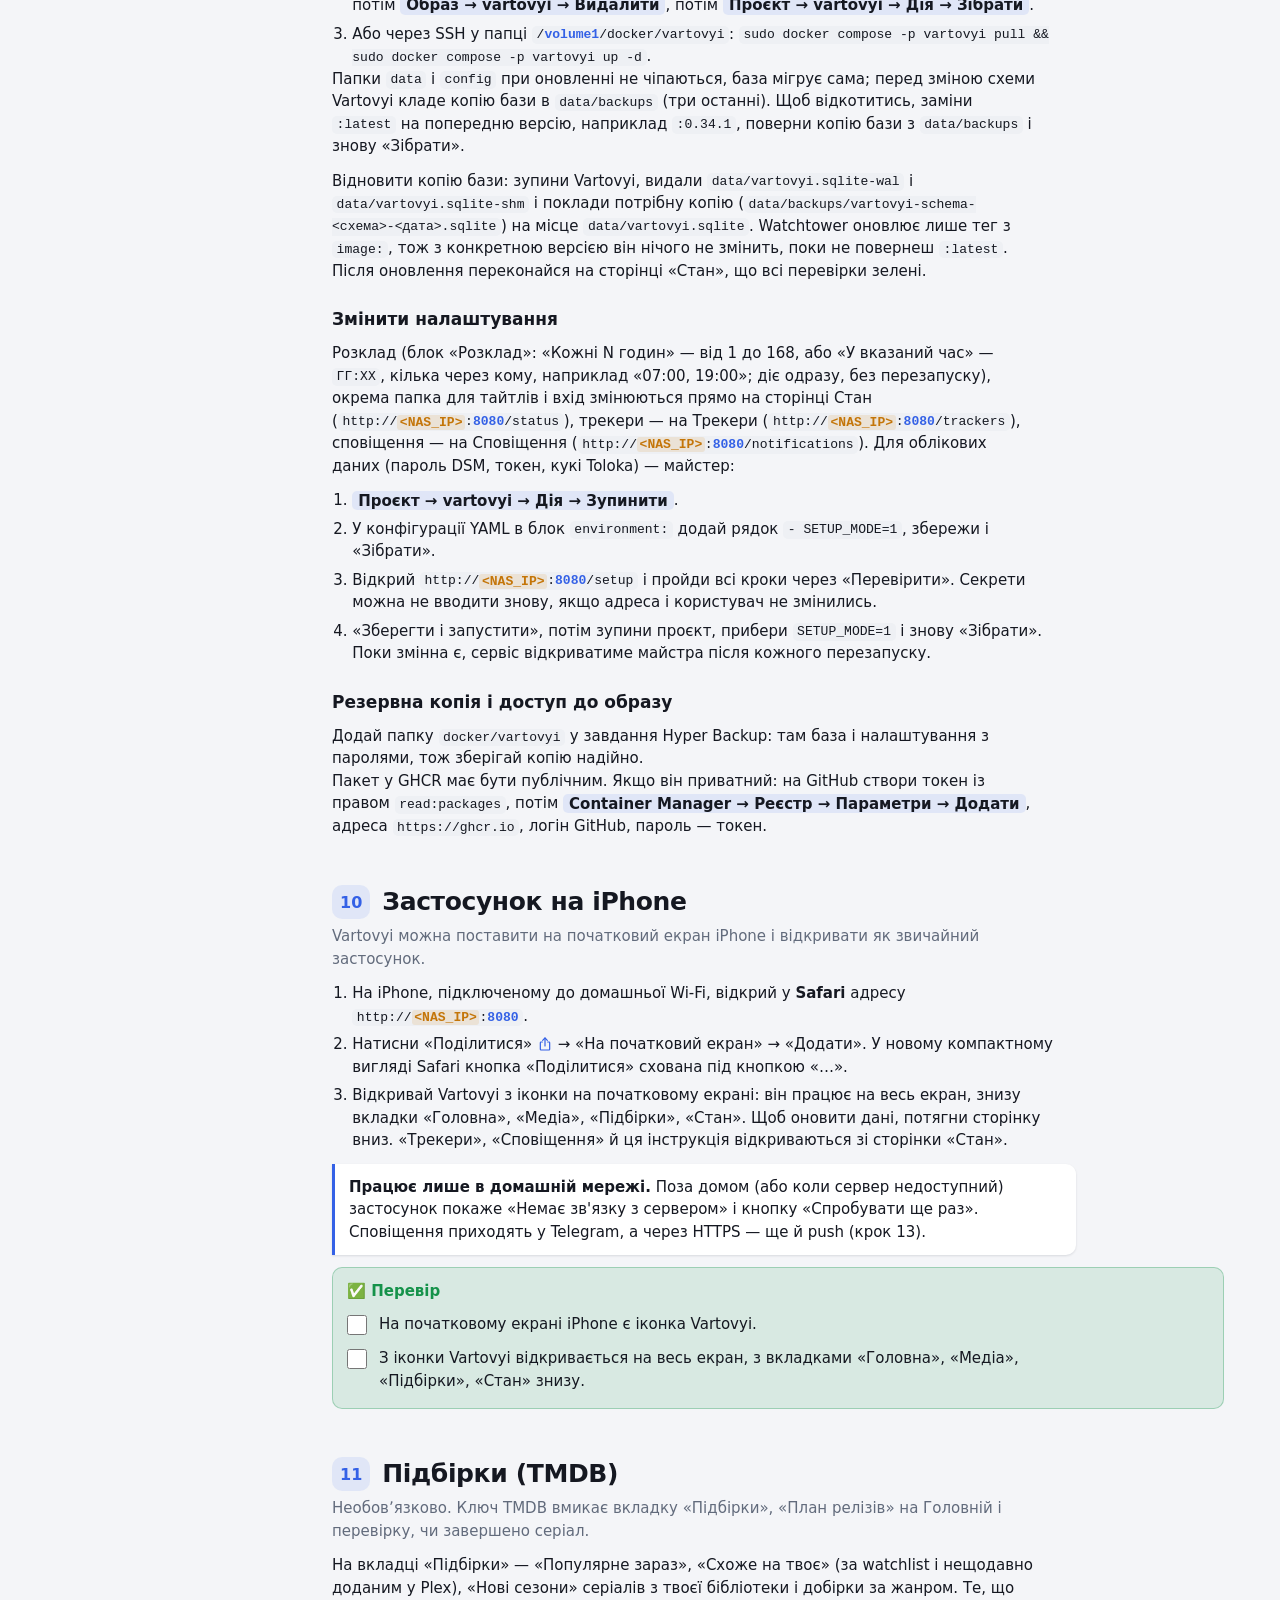
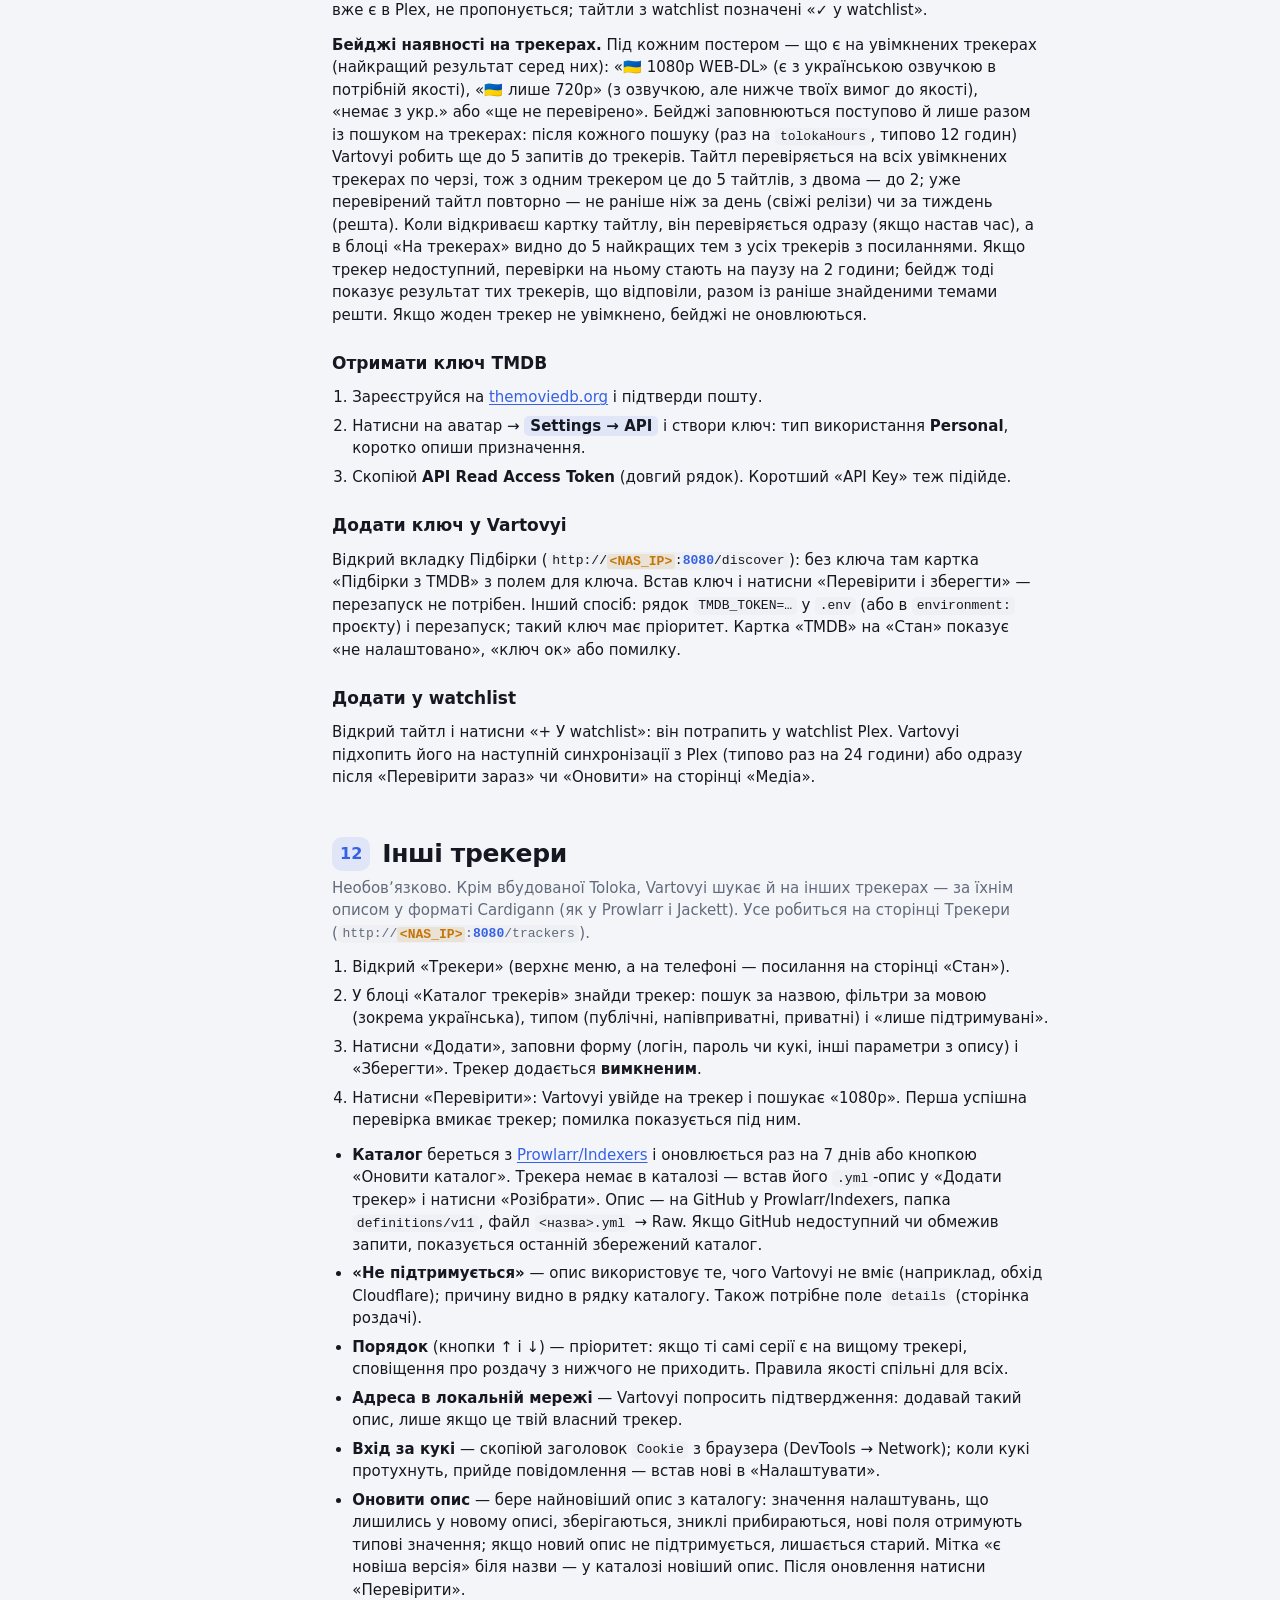
<file: site/guide/index.html>
<!doctype html>
<html lang="uk">
<head>
<meta charset="utf-8">
<meta name="viewport" content="width=device-width, initial-scale=1, viewport-fit=cover">
<meta name="theme-color" content="#f4f5f8" media="(prefers-color-scheme: light)">
<meta name="theme-color" content="#0e1015" media="(prefers-color-scheme: dark)">
<link rel="icon" href="../assets/icon.svg" type="image/svg+xml">
<link rel="apple-touch-icon" href="../assets/apple-touch-icon.png">
<title>Vartovyi · Інструкція</title>
<style>
  :root {
    color-scheme: light dark;
    --bg: #f4f5f8; --surface: #ffffff; --surface-2: #eef0f4; --text: #151821; --muted: #626b7c; --faint: #98a1b0;
    --line: #e3e6ec; --accent: #3461e6; --accent-soft: rgba(52, 97, 230, .10);
    --ok: #15924a; --ok-soft: rgba(21, 146, 74, .12); --bad: #d42f2f; --bad-soft: rgba(212, 47, 47, .10);
    --warn: #c47508; --warn-soft: rgba(215, 130, 10, .13); --info: #2563eb; --info-soft: rgba(37, 99, 235, .12);
    --teal: #0c8f84; --teal-soft: rgba(12, 143, 132, .14);
    --shadow: 0 1px 2px rgba(16, 24, 40, .05), 0 1px 3px rgba(16, 24, 40, .07);
    --shadow-lg: 0 14px 30px -8px rgba(16, 24, 40, .22), 0 4px 10px -4px rgba(16, 24, 40, .10);
    --radius: 14px; --radius-sm: 10px; --top: 56px; --tabbar: 58px;
  }
  @media (prefers-color-scheme: dark) {
    :root {
      --bg: #0e1015; --surface: #171a21; --surface-2: #20242d; --text: #e8ebf1; --muted: #9ba3b3; --faint: #6c7483;
      --line: #2a2f3a; --accent: #87a4ff; --accent-soft: rgba(135, 164, 255, .14);
      --ok: #3fd08a; --ok-soft: rgba(63, 208, 138, .14); --bad: #ff7a7a; --bad-soft: rgba(255, 122, 122, .14);
      --warn: #f5b93e; --warn-soft: rgba(245, 185, 62, .14); --info: #6aa8ff; --info-soft: rgba(106, 168, 255, .16);
      --teal: #36d3c1; --teal-soft: rgba(54, 211, 193, .15);
      --shadow: 0 1px 2px rgba(0, 0, 0, .45); --shadow-lg: 0 16px 34px -10px rgba(0, 0, 0, .7), 0 4px 10px -4px rgba(0, 0, 0, .5);
    }
  }
  * { box-sizing: border-box; }
  html { -webkit-text-size-adjust: 100%; }
  body { margin: 0; background: var(--bg); color: var(--text); font: 15px/1.5 system-ui, -apple-system, "Segoe UI", Roboto, "Helvetica Neue", Arial, sans-serif; -webkit-font-smoothing: antialiased; }
  a { color: inherit; }
  button, input, select { font: inherit; color: inherit; }
  :focus-visible { outline: 2px solid var(--accent); outline-offset: 2px; }
  .wrap { max-width: 1200px; margin: 0 auto; padding: 0 max(16px, env(safe-area-inset-right)) 0 max(16px, env(safe-area-inset-left)); }
  .muted { color: var(--muted); }
  .topbar { position: sticky; top: 0; z-index: 30; background: var(--bg); background: color-mix(in srgb, var(--bg) 84%, transparent); -webkit-backdrop-filter: saturate(1.5) blur(14px); backdrop-filter: saturate(1.5) blur(14px); border-bottom: 1px solid var(--line); }
  .topbar .wrap { display: flex; align-items: center; gap: 12px; height: var(--top); }
  .brand { display: flex; align-items: center; gap: 9px; font-weight: 700; font-size: 17px; letter-spacing: -.01em; text-decoration: none; flex: none; }
  .brand svg { color: var(--accent); flex: none; }
  .nav { display: flex; gap: 2px; margin-left: auto; overflow-x: auto; scrollbar-width: none; }
  .nav::-webkit-scrollbar { display: none; }
  .nav a { text-decoration: none; color: var(--muted); font-size: 14px; padding: 6px 12px; border-radius: 999px; white-space: nowrap; transition: background .15s, color .15s; }
  .nav a:hover { color: var(--text); background: var(--surface-2); }
  .nav a[aria-current="page"] { color: var(--text); background: var(--surface); box-shadow: var(--shadow); font-weight: 600; }
  @media (max-width: 480px) { .brand span { display: none; } .nav a { padding: 6px 10px; font-size: 13.5px; } }
  .logout { flex: none; border: 1px solid var(--line); background: transparent; color: var(--muted); font-size: 13.5px; padding: 5px 12px; min-height: 34px; border-radius: 999px; cursor: pointer; white-space: nowrap; }
  .logout:hover { color: var(--text); background: var(--surface-2); }
  .logout:disabled { opacity: .55; cursor: default; }
  .pill { display: inline-flex; align-items: center; gap: 5px; font-size: 12.5px; font-weight: 600; line-height: 1.2; padding: 4px 10px; border-radius: 999px; white-space: nowrap; }
  .st-error { color: var(--bad); background: var(--bad-soft); }
  .st-found { color: var(--ok); background: var(--ok-soft); }
  .st-have, .st-downloading { color: var(--ok); background: var(--ok-soft); }
  .st-rejected, .st-none, .st-unchecked { color: var(--muted); background: var(--surface-2); }
  /* Постер проявляється, коли завантажився (без «миготіння» заглушки); уже бачені за сесію — одразу. */
  .pimg { opacity: 0; transition: opacity .18s ease; }
  .pimg.ok { opacity: 1; }
  @media (prefers-reduced-motion: reduce) { .pimg { transition: none; } }
  .ph { position: absolute; inset: 0; display: grid; place-items: center; color: rgba(255, 255, 255, .92); font-weight: 700; letter-spacing: .02em; text-shadow: 0 1px 2px rgba(0, 0, 0, .25); }
  .bar { height: 4px; border-radius: 99px; background: var(--surface-2); overflow: hidden; }
  .bar > i { display: block; height: 100%; background: var(--info); border-radius: inherit; transition: width .4s; }
  .empty { text-align: center; padding: 56px 16px; color: var(--muted); }
  .empty b { display: block; color: var(--text); font-size: 17px; margin-bottom: 4px; }
  .topbar { padding-top: env(safe-area-inset-top); }
  .tabbar { display: none; }
  @media (max-width: 700px) {
    .topbar .nav { display: none; }
    .topbar .logout { margin-left: auto; }
    .tabbar { display: flex; position: fixed; left: 0; right: 0; bottom: 0; z-index: 40; padding: 6px max(8px, env(safe-area-inset-left)) calc(6px + env(safe-area-inset-bottom)) max(8px, env(safe-area-inset-right)); background: var(--bg); background: color-mix(in srgb, var(--surface) 88%, transparent); -webkit-backdrop-filter: saturate(1.5) blur(18px); backdrop-filter: saturate(1.5) blur(18px); border-top: 1px solid var(--line); }
    .tabbar a { flex: 1; display: flex; flex-direction: column; align-items: center; gap: 2px; min-height: 46px; justify-content: center; text-decoration: none; color: var(--faint); font-size: 11px; font-weight: 600; -webkit-tap-highlight-color: transparent; }
    .tabbar a[aria-current="page"] { color: var(--accent); }
    body { padding-bottom: calc(var(--tabbar) + env(safe-area-inset-bottom)); }
  }
  #ptr { position: fixed; left: 50%; top: calc(var(--top) + env(safe-area-inset-top)); z-index: 37; width: 36px; height: 36px; margin: 8px 0 0 -18px; border-radius: 50%; display: grid; place-items: center; background: var(--surface); color: var(--accent); box-shadow: var(--shadow); font-size: 18px; font-weight: 700; opacity: 0; transform: translateY(-56px); pointer-events: none; transition: transform .2s, opacity .2s; }
  #ptr.pulling { transition: none; }
  #ptr .arrow { transition: transform .15s; }
  #ptr.ready .arrow { transform: rotate(180deg); }
  #ptr.busy .arrow { display: none; }
  #ptr.busy::after { content: ""; width: 18px; height: 18px; box-sizing: border-box; border: 2px solid currentColor; border-right-color: transparent; border-radius: 50%; animation: ptr-spin .7s linear infinite; }
  @keyframes ptr-spin { to { transform: rotate(360deg); } }
  @media (prefers-reduced-motion: reduce) { #ptr, #ptr .arrow { transition: none; } #ptr.busy::after { animation-duration: 2s; } }
  #offline { position: fixed; left: 0; right: 0; top: calc(var(--top) + env(safe-area-inset-top)); z-index: 36; display: flex; flex-wrap: wrap; align-items: center; gap: 8px 12px; padding: 10px max(16px, env(safe-area-inset-right)) 10px max(16px, env(safe-area-inset-left)); background: var(--surface); background: linear-gradient(var(--bad-soft), var(--bad-soft)), var(--surface); color: var(--text); border-bottom: 1px solid var(--bad); box-shadow: var(--shadow); font-size: 14px; line-height: 1.4; }
  #offline .msg { flex: 1 1 220px; }
  #offline button { flex: none; min-height: 40px; padding: 0 16px; border-radius: 999px; border: 1px solid var(--bad); background: var(--surface); color: var(--bad); font-weight: 600; cursor: pointer; }

  .langsw { flex: none; display: inline-flex; align-items: center; gap: 2px; font-size: 12.5px; font-weight: 600; color: var(--faint, #98a1b0); }
  .langsw a { text-decoration: none; color: var(--muted, #626b7c); padding: 4px 6px; min-height: 30px; display: inline-flex; align-items: center; border-radius: 6px; }
  .langsw a:hover { color: var(--text, inherit); }
  .langsw a[aria-current="true"] { color: var(--text, inherit); text-decoration: underline; text-underline-offset: 3px; }
  @media (max-width: 700px) { .topbar .langsw { margin-left: auto; } .topbar .langsw + .logout { margin-left: 0; } }


  @supports (-webkit-touch-callout: none) { input, select, textarea { font-size: 16px !important; } }

  :root { --code-bg: #1b2130; --code-ink: #e6ebf1; --code-dim: #8d9bb0; --code-var: #ffc46b; --jump: 56px; }
  @media (prefers-color-scheme: dark) { :root { --code-bg: #0a0c11; --code-ink: #dfe5ee; } }
  html { scroll-behavior: smooth; }
  @media (prefers-reduced-motion: reduce) { html { scroll-behavior: auto; } }
  .gpage { padding-block: 20px 56px; }
  .gpage a { color: var(--accent); text-underline-offset: 2px; }
  .ghead { display: grid; gap: 8px; margin-bottom: 24px; max-width: 76ch; }
  .eyebrow { font-size: 12.5px; font-weight: 700; letter-spacing: .06em; text-transform: uppercase; color: var(--muted); }
  .ghead h1 { margin: 0; font-size: clamp(24px, 4vw, 32px); line-height: 1.15; letter-spacing: -.02em; text-wrap: balance; }
  .lede { margin: 0; color: var(--muted); }
  .pswitch { display: inline-flex; gap: 4px; padding: 4px; border-radius: var(--radius-sm); background: var(--surface-2); margin-bottom: 20px; flex-wrap: wrap; }
  .pswitch button { border: 0; background: transparent; color: var(--muted); font: inherit; font-size: 14px; padding: 6px 12px; border-radius: 8px; cursor: pointer; min-height: 36px; }
  .pswitch button[aria-pressed="true"] { background: var(--surface); color: var(--text); box-shadow: var(--shadow); font-weight: 600; }
  body[data-platform="synology"] [data-platform]:not([data-platform~="synology"]),
  body[data-platform="linux"] [data-platform]:not([data-platform~="linux"]),
  body[data-platform="pi"] [data-platform]:not([data-platform~="pi"]) { display: none !important; }

  .layout { display: grid; grid-template-columns: 236px minmax(0, 1fr); gap: 40px; align-items: start; }
  .side { position: sticky; top: calc(var(--top) + env(safe-area-inset-top) + 16px); max-height: calc(100vh - var(--top) - env(safe-area-inset-top) - 32px); overflow-y: auto; overscroll-behavior: contain; scrollbar-width: thin; padding: 2px 4px 8px 2px; }
  nav.steps { display: grid; gap: 2px; }
  nav.steps .grp { font-size: 11.5px; font-weight: 700; letter-spacing: .06em; text-transform: uppercase; color: var(--faint); padding: 16px 10px 6px; }
  nav.steps .grp:first-child { padding-top: 0; }
  nav.steps a { display: flex; align-items: center; gap: 10px; min-height: 36px; padding: 5px 10px; border-radius: var(--radius-sm); color: var(--muted); text-decoration: none; font-size: 14px; line-height: 1.3; }
  nav.steps a:hover { background: var(--surface-2); color: var(--text); }
  nav.steps a[aria-current="step"] { background: var(--surface); color: var(--text); box-shadow: var(--shadow); font-weight: 600; }
  .n { flex: none; width: 24px; height: 24px; border-radius: 50%; display: grid; place-items: center; font-size: 11.5px; font-weight: 700; font-variant-numeric: tabular-nums; border: 1.5px solid var(--line); color: var(--muted); background: var(--surface); }
  .n.ref span { width: 6px; height: 6px; border-radius: 50%; background: currentColor; opacity: .55; }
  a[aria-current="step"] .n { border-color: var(--accent); color: var(--accent); }
  a.done .n { background: var(--ok); border-color: var(--ok); color: #fff; }
  a.done .n span { display: none; }
  a.done .n::after { content: "✓"; font-size: 12px; }

  .jump { display: none; }
  .gmain { min-width: 0; display: grid; gap: 48px; }
  .gmain > *, section > * { min-width: 0; }
  section { display: grid; gap: 12px; scroll-margin-top: calc(var(--top) + env(safe-area-inset-top) + 16px); }
  h2 { display: flex; align-items: center; gap: 12px; margin: 0; font-size: clamp(21px, 3vw, 25px); line-height: 1.2; letter-spacing: -.015em; text-wrap: balance; }
  h2 .k { flex: none; min-width: 34px; height: 34px; padding: 0 8px; border-radius: 10px; display: inline-grid; place-items: center; background: var(--accent-soft); color: var(--accent); font-size: 16px; font-weight: 800; letter-spacing: 0; font-variant-numeric: tabular-nums; }
  h3 { margin: 14px 0 0; font-size: 17px; line-height: 1.3; scroll-margin-top: calc(var(--top) + env(safe-area-inset-top) + 16px); }
  .stephead { display: grid; gap: 6px; }
  .lead { color: var(--muted); }
  p, li { max-width: 74ch; overflow-wrap: break-word; }
  p { margin: 0; }
  ol, ul { margin: 0; padding-left: 1.35em; display: grid; gap: 6px; }
  li > ul, li > ol { margin-top: 6px; }
  b { font-weight: 650; }
  code { font: .87em ui-monospace, SFMono-Regular, Menlo, Consolas, monospace; background: var(--surface-2); padding: .1em .35em; border-radius: 5px; overflow-wrap: anywhere; }
  .menu { font-weight: 600; background: var(--accent-soft); padding: .05em .4em; border-radius: 5px; overflow-wrap: anywhere; -webkit-box-decoration-break: clone; box-decoration-break: clone; }
  .share-ico { display: inline-block; vertical-align: -3px; color: var(--accent); }

  .pre { position: relative; background: var(--code-bg); color: var(--code-ink); border-radius: var(--radius-sm); border: 1px solid var(--line); }
  .pre pre { margin: 0; padding: 14px 16px; overflow-x: auto; font: 13px/1.6 ui-monospace, SFMono-Regular, Menlo, Consolas, monospace; white-space: pre; -webkit-overflow-scrolling: touch; }
  .pre .copy + pre { padding-top: 42px; }
  .pre .c { color: var(--code-dim); }
  .copy { position: absolute; top: 8px; right: 8px; z-index: 1; font-size: 12px; font-weight: 600; min-height: 28px; background: rgba(255, 255, 255, .1); color: var(--code-ink); border: 1px solid rgba(255, 255, 255, .16); border-radius: 999px; padding: 4px 12px; cursor: pointer; }
  .copy:hover { background: rgba(255, 255, 255, .18); }

  .note { border-left: 3px solid var(--accent); background: var(--surface); box-shadow: var(--shadow); padding: 12px 14px; border-radius: 0 var(--radius-sm) var(--radius-sm) 0; max-width: 78ch; }
  .note.warn { border-left-color: var(--warn); background: var(--warn-soft); box-shadow: none; }
  .card { background: var(--surface); border: 1px solid var(--line); border-radius: var(--radius); box-shadow: var(--shadow); padding: 16px 18px; display: grid; grid-template-columns: minmax(0, 1fr); gap: 10px; }
  .card > *, .check > *, .vars > * { min-width: 0; }
  .card .big { font-size: 18px; font-weight: 700; line-height: 1.3; }
  .variants { display: grid; grid-template-columns: repeat(auto-fit, minmax(min(100%, 260px), 1fr)); gap: 12px; }
  .variant { align-content: start; }
  .variant .tag { font-size: 11.5px; font-weight: 700; letter-spacing: .06em; text-transform: uppercase; color: var(--muted); }

  .tbl { overflow-x: auto; border: 1px solid var(--line); border-radius: var(--radius-sm); background: var(--surface); }
  table { border-collapse: collapse; width: 100%; font-size: 14px; }
  th, td { text-align: left; padding: 9px 12px; border-bottom: 1px solid var(--line); vertical-align: top; overflow-wrap: break-word; }
  tbody tr:last-child td { border-bottom: 0; }
  th { font-size: 12px; font-weight: 700; letter-spacing: .04em; text-transform: uppercase; color: var(--muted); background: var(--surface-2); }
  .tag-ok, .tag-no { display: inline-block; font-size: 12px; font-weight: 600; padding: 2px 8px; border-radius: 999px; margin-right: 4px; }
  .tag-ok { background: var(--ok-soft); color: var(--ok); }
  .tag-no { background: var(--bad-soft); color: var(--bad); }

  .vars { display: grid; gap: 12px; }
  .vars .h { display: flex; flex-wrap: wrap; gap: 4px 16px; align-items: baseline; justify-content: space-between; }
  .vars .h b { font-size: 16px; }
  .vars .h span { color: var(--muted); font-size: 13.5px; }
  .vgrid { display: grid; grid-template-columns: repeat(auto-fill, minmax(min(100%, 140px), 1fr)); gap: 10px 14px; }
  .vgrid label { display: grid; gap: 4px; font-size: 13px; color: var(--muted); min-width: 0; }
  .vgrid input { width: 100%; min-width: 0; min-height: 40px; font: 14px ui-monospace, SFMono-Regular, Menlo, Consolas, monospace; padding: 7px 10px; border: 1px solid var(--line); border-radius: 8px; background: var(--bg); color: var(--text); }
  .v { color: var(--accent); font-weight: 600; }
  .v.unset { background: var(--warn-soft); color: var(--warn); border-radius: 3px; padding: 0 .2em; }
  .pre .v { color: var(--code-var); font-weight: 400; }
  .pre .v.unset { background: #4a2a22; color: #ffb4a3; }
  .progress { display: flex; align-items: center; gap: 10px 14px; flex-wrap: wrap; font-size: 13.5px; color: var(--muted); }
  .gbar { flex: 1 1 160px; max-width: 360px; height: 8px; background: var(--surface-2); border-radius: 99px; overflow: hidden; }
  .gbar i { display: block; height: 100%; width: 0; background: var(--ok); border-radius: inherit; transition: width .25s; }
  .reset { border: 1px solid var(--line); background: transparent; color: var(--muted); font-size: 13px; padding: 5px 12px; min-height: 34px; border-radius: 999px; cursor: pointer; }
  .reset:hover { color: var(--text); background: var(--surface-2); }

  .check { background: var(--ok-soft); border: 1px solid color-mix(in srgb, var(--ok) 30%, transparent); border-radius: var(--radius-sm); padding: 12px 14px; display: grid; gap: 4px; }
  .check .t { font-weight: 700; color: var(--ok); margin-bottom: 2px; }
  .check label { display: grid; grid-template-columns: 22px minmax(0, 1fr); gap: 10px; align-items: start; cursor: pointer; padding: 4px 0; max-width: 74ch; }
  .check label > span { overflow-wrap: break-word; }
  .check input { width: 20px; height: 20px; margin: 2px 0 0; accent-color: var(--ok); }
  .check label:has(input:checked) > span { color: var(--muted); text-decoration: line-through; text-decoration-color: color-mix(in srgb, var(--muted) 60%, transparent); }

  @media (max-width: 900px) {
    .layout { grid-template-columns: minmax(0, 1fr); gap: 0; }
    .side { display: none; }
    .jump { display: flex; align-items: center; gap: 10px; position: sticky; top: calc(var(--top) + env(safe-area-inset-top)); z-index: 20; min-height: var(--jump); padding: 8px 0; margin-bottom: 16px; background: var(--bg); background: color-mix(in srgb, var(--bg) 88%, transparent); -webkit-backdrop-filter: saturate(1.5) blur(14px); backdrop-filter: saturate(1.5) blur(14px); }
    .jump label { flex: none; font-size: 13px; font-weight: 600; color: var(--muted); }
    .jump select { flex: 1; min-width: 0; min-height: 40px; padding: 6px 10px; border: 1px solid var(--line); border-radius: 10px; background: var(--surface); color: var(--text); font-size: 15px; box-shadow: var(--shadow); }
    section, h3 { scroll-margin-top: calc(var(--top) + env(safe-area-inset-top) + var(--jump) + 12px); }
    .gmain { gap: 40px; }
  }
  @media (max-width: 640px) {
    .tbl { overflow: visible; }
    .tbl thead { display: none; }
    .tbl tr { display: block; padding: 10px 12px; border-bottom: 1px solid var(--line); }
    .tbl tbody tr:last-child { border-bottom: 0; }
    .tbl td { display: block; padding: 2px 0; border: 0; }
    .tbl td:first-child { font-weight: 600; }
    .tbl td[data-l]::before { content: attr(data-l) " · "; color: var(--muted); font-size: 12.5px; font-weight: 600; }
    .card { padding: 14px; }
  }
  @media (prefers-reduced-motion: reduce) { .gbar i { transition: none; } }
  @media print {
    .topbar, .sitebar, .tabbar, .side, .jump, .copy, .reset, .vgrid, #ptr, #offline { display: none !important; }
    body { background: #fff; color: #000; padding: 0; }
    .layout { display: block; }
    .gmain { display: block; }
    section { margin-bottom: 28px; }
    .card, .note, .check, .tbl { box-shadow: none; }
    .pre { background: #f5f5f5; color: #000; border-color: #ccc; }
    .pre .c, .pre .v { color: #444; }
    .pre pre { white-space: pre-wrap; overflow: visible; padding-top: 12px !important; }
    h2, h3 { break-after: avoid; }
    .check, tr { break-inside: avoid; }
  }

  .sitebar { position: sticky; top: 0; z-index: 30; padding-top: env(safe-area-inset-top); background: var(--bg); background: color-mix(in srgb, var(--bg) 84%, transparent); -webkit-backdrop-filter: saturate(1.5) blur(14px); backdrop-filter: saturate(1.5) blur(14px); border-bottom: 1px solid var(--line); }
  .sitebar .wrap { display: flex; justify-content: space-between; align-items: center; min-height: 56px; }
  .sitebar .langsw { display: inline-flex; align-items: center; min-height: 36px; padding: 6px 10px; border-radius: 8px; font-size: 13px; font-weight: 600; color: var(--muted); text-decoration: none; }
  .sitebar .langsw:hover { color: var(--text); background: var(--surface-2); }
  @media (max-width: 480px) { .sitebar .brand span { display: inline; } }
  @media (max-width: 700px) { body { padding-bottom: env(safe-area-inset-bottom); } }
</style>
</head>
<body data-platform="synology">
<header class="sitebar"><div class="wrap"><a class="brand" href="../"><svg width="22" height="22" viewBox="0 0 24 24" fill="none" aria-hidden="true"><path d="M12 2.5 4 5.6v6.1c0 4.9 3.4 8.6 8 9.8 4.6-1.2 8-4.9 8-9.8V5.6L12 2.5Z" fill="currentColor" opacity=".16"/><path d="M12 2.5 4 5.6v6.1c0 4.9 3.4 8.6 8 9.8 4.6-1.2 8-4.9 8-9.8V5.6L12 2.5Z" stroke="currentColor" stroke-width="1.8" stroke-linejoin="round"/><path d="M8.2 12.3a4.4 4.4 0 0 1 7.6 0 4.4 4.4 0 0 1-7.6 0Z" stroke="currentColor" stroke-width="1.6"/><circle cx="12" cy="12.3" r="1.4" fill="currentColor"/></svg><span>Vartovyi</span></a><a class="langsw" href="../en/guide/" hreflang="en" lang="en">EN</a></div></header>
<div class="wrap gpage">
  <header class="ghead">
    <div class="eyebrow"><span data-platform="synology">Інструкція · Synology DSM 7.2+</span><span data-platform="linux pi">Інструкція · Docker на Linux і Raspberry Pi</span></div>
    <h1><span data-platform="synology">Встановлення Vartovyi на Synology NAS</span><span data-platform="linux pi">Встановлення Vartovyi</span></h1>
    <p class="lede">Кроки 0–8 — перше встановлення: після кожного є перевірка, відмічай пункти і не йди далі, поки всі не відмічені (відмітки зберігаються в цьому браузері). Кроки 9–13 — оновлення, iPhone, підбірки, інші трекери і push; наприкінці — довідка.</p>
    <p class="lede" data-platform="synology">Якщо ти читаєш це на самому NAS, контейнер уже працює (кроки 0–6 позаду) — переходь до кроку 7, майстра налаштування (<code>http://<span class="v" data-v="ip">&lt;NAS_IP&gt;</span>:<span class="v" data-v="port">8080</span>/setup</code>).</p>
    <p class="lede" data-platform="linux pi">Якщо ти читаєш це в самому Vartovyi, контейнери вже працюють (кроки 0–6 позаду) — переходь до кроку 7, майстра налаштування (<code>http://<span class="v" data-v="ip">&lt;NAS_IP&gt;</span>:<span class="v" data-v="port">8080</span>/setup</code>).</p>
  </header>

  <div class="pswitch" role="group" aria-label="Платформа"><button type="button" data-set-platform="synology" aria-pressed="true">Synology</button><button type="button" data-set-platform="linux" aria-pressed="false">Linux</button><button type="button" data-set-platform="pi" aria-pressed="false">Raspberry Pi</button></div>

  <div class="jump"><label for="jump">Крок</label><select id="jump" aria-label="Перейти до кроку"><optgroup label="Встановлення"><option value="s0" data-t-synology="0. NAS і пакети" data-t-linux="0. Підготовка">0. NAS і пакети</option><option value="s1" data-t-synology="1. Plex" data-t-linux="1. Plex">1. Plex</option><option value="s2" data-t-synology="2. Toloka" data-t-linux="2. Toloka">2. Toloka</option><option value="s3" data-t-synology="3. Telegram" data-t-linux="3. Telegram">3. Telegram</option><option value="s4" data-t-synology="4. Торент-клієнт" data-t-linux="4. Торент-клієнт">4. Торент-клієнт</option><option value="s5" data-t-synology="5. Папки на NAS" data-t-linux="5. Папки">5. Папки на NAS</option><option value="s6" data-t-synology="6. Container Manager" data-t-linux="6. Запуск контейнерів">6. Container Manager</option><option value="s7" data-t-synology="7. Майстер налаштування" data-t-linux="7. Майстер налаштування">7. Майстер налаштування</option><option value="s8" data-t-synology="8. Перевірка роботи" data-t-linux="8. Перевірка роботи">8. Перевірка роботи</option></optgroup><optgroup label="Після встановлення"><option value="s9" data-t-synology="9. Оновлення і зміни" data-t-linux="9. Оновлення і зміни">9. Оновлення і зміни</option><option value="s10" data-t-synology="10. Застосунок на iPhone" data-t-linux="10. Застосунок на iPhone">10. Застосунок на iPhone</option><option value="s11" data-t-synology="11. Підбірки (TMDB)" data-t-linux="11. Підбірки (TMDB)">11. Підбірки (TMDB)</option><option value="trackers" data-t-synology="12. Інші трекери" data-t-linux="12. Інші трекери">12. Інші трекери</option><option value="push" data-t-synology="13. Сповіщення і push" data-t-linux="13. Сповіщення і push">13. Сповіщення і push</option></optgroup><optgroup label="Довідка"><option value="daily" data-t-synology="Щоденна робота" data-t-linux="Щоденна робота">Щоденна робота</option><option value="access" data-t-synology="Доступ і пароль" data-t-linux="Доступ і пароль">Доступ і пароль</option><option value="trouble" data-t-synology="Типові проблеми" data-t-linux="Типові проблеми">Типові проблеми</option><option value="manual" data-t-synology="Без майстра" data-t-linux="Без майстра">Без майстра</option></optgroup></select></div>

  <div class="layout">
  <aside class="side">
  <nav class="steps" id="nav" aria-label="Кроки інструкції">
    <div class="grp">Встановлення</div><a href="#s0" data-step="0"><span class="n"><span>0</span></span><span class="t"><span data-platform="synology">NAS і пакети</span><span data-platform="linux pi">Підготовка</span></span></a><a href="#s1" data-step="1"><span class="n"><span>1</span></span><span class="t">Plex</span></a><a href="#s2" data-step="2"><span class="n"><span>2</span></span><span class="t">Toloka</span></a><a href="#s3" data-step="3"><span class="n"><span>3</span></span><span class="t">Telegram</span></a><a href="#s4" data-step="4"><span class="n"><span>4</span></span><span class="t">Торент-клієнт</span></a><a href="#s5" data-step="5"><span class="n"><span>5</span></span><span class="t"><span data-platform="synology">Папки на NAS</span><span data-platform="linux pi">Папки</span></span></a><a href="#s6" data-step="6"><span class="n"><span>6</span></span><span class="t"><span data-platform="synology">Container Manager</span><span data-platform="linux pi">Запуск контейнерів</span></span></a><a href="#s7" data-step="7"><span class="n"><span>7</span></span><span class="t">Майстер налаштування</span></a><a href="#s8" data-step="8"><span class="n"><span>8</span></span><span class="t">Перевірка роботи</span></a>
    <div class="grp">Після встановлення</div><a href="#s9"><span class="n"><span>9</span></span><span class="t">Оновлення і зміни</span></a><a href="#s10" data-step="10"><span class="n"><span>10</span></span><span class="t">Застосунок на iPhone</span></a><a href="#s11"><span class="n"><span>11</span></span><span class="t">Підбірки (TMDB)</span></a><a href="#trackers"><span class="n"><span>12</span></span><span class="t">Інші трекери</span></a><a href="#push"><span class="n"><span>13</span></span><span class="t">Сповіщення і push</span></a>
    <div class="grp">Довідка</div><a href="#daily"><span class="n ref"><span></span></span><span class="t">Щоденна робота</span></a><a href="#access"><span class="n ref"><span></span></span><span class="t">Доступ і пароль</span></a><a href="#trouble"><span class="n ref"><span></span></span><span class="t">Типові проблеми</span></a><a href="#manual"><span class="n ref"><span></span></span><span class="t">Без майстра</span></a>
  </nav>
  </aside>

  <main class="gmain">
    <div class="card vars" id="vars">
      <div class="h"><b>Твої дані</b><span>Заповни один раз: значення підставляться в команди й адреси нижче і збережуться в цьому браузері. Паролі тут не потрібні.</span></div>
      <div class="vgrid">
        <label for="v-ip"><span data-platform="synology">IP-адреса NAS</span><span data-platform="linux pi">IP-адреса сервера</span><input id="v-ip" data-k="ip" placeholder="192.168.1.10" autocomplete="off"></label>
        <label for="v-port"><span data-platform="synology">Порт Vartovyi на NAS</span><span data-platform="linux pi">Порт Vartovyi</span><input id="v-port" data-k="port" placeholder="8080" inputmode="numeric" autocomplete="off"></label>
        <label for="v-admin" data-platform="synology">Твій користувач DSM (адмін, для SSH)<input id="v-admin" data-k="admin" placeholder="admin" autocomplete="off"></label>
        <label for="v-svc" data-platform="synology">Користувач для Download Station<input id="v-svc" data-k="svc" placeholder="vartovyi" autocomplete="off"></label>
        <label for="v-vol" data-platform="synology">Том зі спільною папкою docker<input id="v-vol" data-k="vol" placeholder="volume1" autocomplete="off"></label>
        <label for="v-share" data-platform="synology">Спільна папка з відео<input id="v-share" data-k="share" placeholder="video" autocomplete="off"></label>
        <label for="v-dir" data-platform="linux pi">Тека з compose.linux.yml<input id="v-dir" data-k="dir" placeholder="~/vartovyi" autocomplete="off"></label>
        <label for="v-media" data-platform="linux pi">Тека з медіа (MEDIA_DIR)<input id="v-media" data-k="media" placeholder="/srv/media" autocomplete="off"></label>
        <label for="v-shows">Папка для серіалів<input id="v-shows" data-k="shows" placeholder="video/Series" autocomplete="off"></label>
        <label for="v-movies">Папка для фільмів<input id="v-movies" data-k="movies" placeholder="video/Movies" autocomplete="off"></label>
      </div>
      <div class="progress"><div class="gbar"><i id="barFill"></i></div><span id="progressText">0 з 0 перевірок</span><button class="reset" id="reset" type="button">Скинути відмітки</button></div>
    </div>

    <!-- 0 -->
    <section id="s0" data-step="0">
      <div class="stephead"><h2><span class="k">0</span><span data-platform="synology">NAS і пакети</span><span data-platform="linux pi">Підготовка</span></h2>
      <p class="lead" data-platform="synology">Перевірити, що NAS підходить, і встановити три пакети.</p>
      <p class="lead" data-platform="linux pi">Linux-машина, що працює постійно, Docker із Compose і IP-адреса сервера.</p></div>

      <div data-platform="synology">
      <div class="card">
        <div class="big">Docker окремо ставити не треба.</div>
        <p>На Synology Docker встановлюється як пакет <b>Container Manager</b> з Центру пакетів. Усередині нього вже є і рушій Docker, і запуск через <code>docker-compose.yml</code> (розділ «Проєкт»). Нічого ставити через SSH не потрібно.</p>
      </div>

      <div class="tbl"><table>
        <thead><tr><th>Версія DSM</th><th>Пакет</th><th>Що робити</th></tr></thead>
        <tbody>
          <tr><td>7.2 і новіша</td><td data-l="Пакет">Container Manager</td><td data-l="Що робити"><span class="tag-ok">підходить</span> інструкція написана під неї</td></tr>
          <tr><td>7.0–7.1</td><td data-l="Пакет">Docker</td><td data-l="Що робити"><span class="tag-no">оновити</span> немає розділу «Проєкт»; <span class="menu">Панель керування → Оновлення та відновлення</span></td></tr>
          <tr><td>6.x</td><td data-l="Пакет">Docker</td><td data-l="Що робити"><span class="tag-no">оновити</span> не підтримується цією інструкцією</td></tr>
        </tbody>
      </table></div>

      <h3>Чи підходить модель</h3>
      <p>Відкрий <span class="menu">Панель керування → Інформаційний центр → Загальне</span> і подивись рядок «Процесор».</p>
      <ul>
        <li><b>Intel або AMD</b> (серії <code>+</code> і <code>xs</code>, наприклад DS220+, DS923+, DS1621+) — підходить.</li>
        <li><b>ARM</b> (Realtek, наприклад DS223, DS124, DS223j) — Container Manager є не на всіх ARM-моделях. Якщо він є в Центрі пакетів, Vartovyi теж запуститься: образ збирається для <code>amd64</code> і <code>arm64</code>.</li>
        <li>Якщо Container Manager у Центрі пакетів немає, модель його не підтримує, і Vartovyi на цьому NAS не запуститься.</li>
      </ul>

      <h3>Встановити пакети</h3>
      <ol>
        <li><b>Container Manager.</b> При першому запуску він запропонує створити спільну папку <code>docker</code> — погодься.</li>
        <li><b>Download Station.</b> Через неї Vartovyi додаватиме торенти. Не потрібна, якщо користуєшся qBittorrent чи Transmission (крок 4).</li>
        <li><b>Plex Media Server</b>, якщо ще не встановлений. Увійди в ньому у свій акаунт plex.tv.</li>
      </ol>
      <p>Знадобиться локальна IP-адреса NAS, далі <code><span class="v" data-v="ip">&lt;NAS_IP&gt;</span></code>, наприклад <code>192.168.1.10</code>. Вона є в <span class="menu">Панель керування → Мережа → Мережевий інтерфейс</span>. Бажано закріпити її в роутері, щоб не змінювалась.</p>

      <div class="check"><div class="t">✅ Перевір</div>
        <label><input type="checkbox" id="c0a"><span>DSM 7.2 або новіша, процесор підходить.</span></label>
        <label><input type="checkbox" id="c0b"><span>У головному меню DSM є Container Manager і Download Station (або вже працює qBittorrent чи Transmission).</span></label>
        <label><input type="checkbox" id="c0c"><span>У File Station є спільна папка <code>docker</code>.</span></label>
        <label><input type="checkbox" id="c0d"><span>Знаю IP-адресу NAS.</span></label>
      </div>
      </div>

      <div data-platform="linux pi">
      <h3>Що потрібно</h3>
      <ul>
        <li><b>64-бітна Linux-машина, що працює постійно</b>: міні-ПК, домашній сервер, NAS без DSM або Raspberry Pi 3, 4 чи 5. Підійде будь-який дистрибутив, де працює Docker: Debian, Ubuntu, Raspberry Pi OS, Fedora та інші.</li>
        <li><b>Plex Media Server</b> з входом у твій акаунт plex.tv. Plex має бачити ті самі файли, що завантажує Vartovyi: найпростіше — Plex на тій самій машині (встановлений на ній або в Docker з <code><span class="v" data-v="media">/srv/media</span></code>, змонтованою за тим самим шляхом). Plex на іншій машині в тій самій мережі теж підійде: відкрий доступ до <code><span class="v" data-v="media">/srv/media</span></code> через SMB чи NFS і додай цю спільну папку в бібліотеки Plex (крок 4).</li>
        <li><b>Постійна локальна IP-адреса</b> машини, далі <code><span class="v" data-v="ip">&lt;NAS_IP&gt;</span></code>, наприклад <code>192.168.1.10</code>. Її показує команда <code>hostname -I</code> (перша адреса). Закріпи її в роутері (резервування DHCP), щоб не змінювалась.</li>
        <li><b>Термінал на машині</b>: клавіатура й екран або SSH з компʼютера: <code>ssh &lt;користувач&gt;@<span class="v" data-v="ip">&lt;NAS_IP&gt;</span></code>. Усі команди нижче виконуються там, від твого звичайного користувача, не від root.</li>
      </ul>

      <h3>Встановити Docker</h3>
      <p>Vartovyi працює в Docker із Docker Compose. Спершу перевір, чи вони вже встановлені:</p>
      <div class="pre"><button class="copy" type="button">Копіювати</button><pre>docker compose version</pre></div>
      <p>Якщо команда показує версію (наприклад <code>Docker Compose version v2.29.1</code>), переходь до перевірки. Інакше встанови Docker офіційним скриптом і дозволь своєму користувачу запускати його без <code>sudo</code>. Перший рядок ставить <code>curl</code>, якого може не бути в мінімальних образах; він для Debian, Ubuntu і Raspberry Pi OS (у Fedora: <code>sudo dnf install -y curl</code>):</p>
      <div class="pre"><button class="copy" type="button">Копіювати</button><pre>sudo apt update &amp;&amp; sudo apt install -y curl
curl -fsSL https://get.docker.com | sh
sudo systemctl enable --now docker
sudo usermod -aG docker $USER</pre></div>
      <p><b>Вийди з сеансу і зайди знову</b> (або закрий SSH і підключись ще раз), щоб нова група застосувалась, потім знову виконай <code>docker compose version</code>. Якщо пише <code>permission denied</code> про <code>docker.sock</code>, група ще не застосувалась: вийди ще раз або перезавантаж машину (<code>sudo reboot</code>).</p>
      </div>

      <div data-platform="pi">
      <h3>Raspberry Pi</h3>
      <ul>
        <li><b>Потрібна 64-бітна система.</b> Raspberry Pi OS (64-bit), достатньо версії Lite. Перевір двома командами нижче: перша має показати <code>aarch64</code>, друга — <code>arm64</code>. <code>armv7l</code> чи <code>armhf</code> означає 32-бітну систему (32-бітна Raspberry Pi OS на Pi 4 чи 5 працює з 64-бітним ядром, тож сама <code>uname -m</code> може показати <code>aarch64</code>; <code>dpkg</code> показує саму систему) — на ній Vartovyi не працює; перевстанови 64-бітну через <a href="https://www.raspberrypi.com/software/" target="_blank" rel="noopener">Raspberry Pi Imager</a>.</li>
        <li><b>USB SSD замість SD-картки</b> для папки Vartovyi і медіа: база SQLite і торенти швидко зношують SD-картки. Найпростіше — записати систему одразу на SSD через Raspberry Pi Imager і завантажуватись із нього (Pi 4 і Pi 5 вміють завантажуватись з USB одразу): тоді типові папки <code>~/vartovyi</code> і <code>/srv/media</code> вже на SSD. Якщо система лишається на SD-картці, а SSD змонтовано, наприклад, у <code>/mnt/ssd</code>, вкажи в «Твоїх даних» <code>/mnt/ssd/vartovyi</code> і <code>/mnt/ssd/media</code>.</li>
        <li><b>SSD в ext4.</b> Якщо записати систему на SSD (вище), він уже в ext4. Окремо змонтований SSD теж має бути в ext4: exFAT і NTFS не зберігають власників Linux, тож <code>chown</code> не спрацьовує («Operation not permitted») або нічого не змінює, і завантаження зупиняються. Відформатуй його в ext4 (це стирає диск); якщо він має лишитись exFAT чи NTFS, монтуй його з параметрами <code>uid=1000,gid=1000</code> (у <code>/etc/fstab</code>).</li>
        <li><b>Офіційний блок живлення</b> (Pi 4: 5V 3A, Pi 5: 5V 5A) і <b>корпус з охолодженням</b>: від слабкого живлення SSD відвалюється, а перегрітий Pi сам себе пригальмовує (тротлінг), і завантаження сповільнюються разом із ним.</li>
      </ul>
      <div class="pre"><button class="copy" type="button">Копіювати</button><pre>uname -m
dpkg --print-architecture</pre></div>
      </div>

      <div class="check" data-platform="linux pi"><div class="t">✅ Перевір</div>
        <label><input type="checkbox" id="c0a-linux"><span><code>docker compose version</code> показує версію.</span></label>
        <label><input type="checkbox" id="c0b-linux"><span>Знаю IP-адресу сервера.</span></label>
      </div>
      <div class="check" data-platform="pi"><div class="t">✅ Перевір · Raspberry Pi</div>
        <label><input type="checkbox" id="c0c-linux"><span><code>uname -m</code> показує <code>aarch64</code>, а <code>dpkg --print-architecture</code> — <code>arm64</code>; папка Vartovyi — на SSD.</span></label>
      </div>
    </section>

    <!-- 1 -->
    <section id="s1" data-step="1">
      <div class="stephead"><h2><span class="k">1</span>Plex</h2>
      <p class="lead">Потрібні токен акаунту і адреса сервера. Їх введеш у майстрі на кроці 7.</p></div>
      <p><b>Токен.</b> Відкрий Plex Web, зайди в будь-який фільм або серіал, натисни <span class="menu">⋯ → Get Info → View XML</span>. В адресному рядку сторінки, що відкриється, буде параметр <code>X-Plex-Token=…</code>. Скопіюй значення після <code>=</code>. Бери токен <b>власника сервера</b>: лише з ним працюють «Видалити переглянуте» і виправлення відповідності в Plex.</p>
      <p><b>Адреса сервера</b> — <code>http://<span class="v" data-v="ip">&lt;NAS_IP&gt;</span>:32400</code>. Не <code>localhost</code>: з контейнера це інша машина.</p>
      <p><b>Watchlist.</b> Додай у Plex кілька серіалів і фільмів у watchlist. Саме цей список Vartovyi відстежуватиме.</p>
      <div class="check"><div class="t">✅ Перевір</div>
        <label><input type="checkbox" id="c1a"><span>Адреса <code>http://<span class="v" data-v="ip">&lt;NAS_IP&gt;</span>:32400/library/sections?X-Plex-Token=&lt;токен&gt;</code> у браузері повертає XML зі списком бібліотек.</span></label>
        <label><input type="checkbox" id="c1b"><span>У watchlist є хоча б один серіал або фільм.</span></label>
      </div>
    </section>

    <!-- 2 -->
    <section id="s2" data-step="2">
      <div class="stephead"><h2><span class="k">2</span>Toloka</h2>
      <p class="lead">Логін і пароль від toloka.to — обовʼязкові для майстра: Toloka — основний трекер, під цим акаунтом Vartovyi шукає роздачі і завантажує .torrent-файли.</p></div>
      <p>Переконайся, що акаунт активний і не має обмежень на завантаження торентів. Інші трекери (з каталогу Prowlarr, зокрема українські, як-от Mazepa) додаються пізніше на сторінці «Трекери» — <a href="#trackers">крок 12</a>.</p>
      <div class="note"><b>Якщо при вході є капча</b> або не хочеш зберігати пароль на сервері, передай готову сесію з браузера. Увійди на toloka.to, відкрий DevTools (F12) → Network, онови сторінку, вибери будь-який запит до <code>toloka.to</code> і скопіюй з Request Headers усе значення заголовка <code>Cookie</code>. У майстрі вибери «Кукі з браузера» і встав його. Коли сесія протухне, прийде алерт, і кукі треба буде скопіювати знову.</div>
      <div class="check"><div class="t">✅ Перевір</div>
        <label><input type="checkbox" id="c2a"><span>Вхід на toloka.to під цим акаунтом працює, або кукі скопійовано.</span></label>
      </div>
    </section>

    <!-- 3 -->
    <section id="s3" data-step="3">
      <div class="stephead"><h2><span class="k">3</span>Telegram</h2>
      <p class="lead">Бот, який надсилатиме повідомлення про нові серії.</p></div>
      <ol>
        <li><b>Створи бота.</b> Напиши <a href="https://t.me/BotFather" target="_blank" rel="noopener">@BotFather</a> команду <code>/newbot</code>, задай імʼя і username. У відповідь прийде токен вигляду <code>123456789:AAF…</code>.</li>
        <li><b>Дізнайся свій chat_id.</b> Напиши <a href="https://t.me/userinfobot" target="_blank" rel="noopener">@userinfobot</a>, він відповість числом <code>Id</code>. Бот реагуватиме лише на цей chat_id.</li>
        <li><b>Груповий чат замість особистого?</b> Тоді кнопки («Завантажити», «Так, видалити назавжди») бачать усі учасники, тож у групі бот слухає лише тих, хто є в <b>Дозволені user id</b> (<code>TELEGRAM_ALLOWED_USER_IDS</code>, user id з @userinfobot через кому); з порожнім переліком — нікого. В особистому чаті перелік не потрібен.</li>
        <li><b>Відкрий свого бота і натисни Start.</b> Без цього бот не зможе написати тобі першим.</li>
      </ol>
      <h3>Команди бота</h3>
      <p>Меню команд — кнопка «/» біля поля вводу в чаті з ботом:</p>
      <ul>
        <li><code>/check</code> — перевірити трекери зараз; бот відповість підсумком.</li>
        <li><code>/watchlist</code> — список тайтлів по 8 на сторінку з коротким станом (🔔 чекає рішення, ⬇️ качається, ✅ є в Plex — разом із переглянутим і видаленим, 🔎 шукаємо… чи не підійшло); «‹ ›» гортають сторінки в тому самому повідомленні.</li>
        <li><code>/status</code> — стан Vartovyi: тайтли, остання й наступна перевірка, вільне місце.</li>
      </ul>
      <p>Кнопка тайтлу у <code>/watchlist</code> відкриває картку: стан і для серіалу рядок на кожен сезон («S2 · 8/10 в Plex · 2 на трекері · ⬇️ 1 качається»). <b>🔎 Шукати зараз</b> — пошук тайтлу на всіх трекерах, як на сторінці тайтлу (раз на 5 хв). <b>📥 Скачати сезон</b> (для фільму — <b>📥 Скачати</b>) — вибір сезону («S1 ✅» — є в Plex або переглянуто й видалено, «S3 · 2 роздачі»), далі до 5 відомих роздач, найкращі першими («Toloka · 1080p WEB-DL · 12,3 ГБ · S02E01–E10»), і кнопки <b>⬇️ N</b>: роздача додається в торент-клієнт з тими самими перевірками, що на сайті (місце, папка тайтлу), а результат зʼявляється в тому самому повідомленні. Немає роздач — «Роздач із сезоном N поки не знайдено» і <b>🔎 Шукати зараз</b>. Уже завантажені роздачі позначені «✅ завантажено» і без кнопки, «‹ До списку» повертає до списку. Якщо пошук триває довше хвилини, він іде у фоні — відкрий картку ще раз за хвилину.</p>
      <div class="check"><div class="t">✅ Перевір</div>
        <label><input type="checkbox" id="c3a"><span>Токен бота збережено.</span></label>
        <label><input type="checkbox" id="c3b"><span>Знаю свій chat_id.</span></label>
        <label><input type="checkbox" id="c3c"><span>У чаті з ботом натиснуто Start.</span></label>
      </div>
    </section>

    <!-- 4 -->
    <section id="s4" data-step="4">
      <div class="stephead"><h2><span class="k">4</span>Торент-клієнт</h2>
      <p class="lead" data-platform="synology">Програма, яка завантажуватиме торенти: Download Station, qBittorrent або Transmission. У майстрі (крок 7) її вибирають на кроці «Торент-клієнт», там же вказують дві папки: для серіалів і для фільмів.</p>
      <p class="lead" data-platform="linux pi">Програма, яка завантажуватиме торенти. На Linux і Raspberry Pi це qBittorrent, який запускається разом із Vartovyi на кроці 6.</p></div>
      <div data-platform="linux pi">
      <div class="card">
        <div class="big">qBittorrent уже є в комплекті.</div>
        <p>На Linux і Raspberry Pi <code>compose.yml</code> (крок 6) уже містить qBittorrent поруч із Vartovyi: зараз нічого ставити не треба. У майстрі вибери <b>qBittorrent</b>; адреса <code>http://qbittorrent:8090</code> підставиться сама. Логін — <code>admin</code>, пароль — той, що задаси на кроці 6.</p>
      </div>
      <p>Завантаження йдуть у <code><span class="v" data-v="media">/srv/media</span>/Series</code> і <code><span class="v" data-v="media">/srv/media</span>/Movies</code> (їх створиш на кроці 5) — додай ці дві папки в бібліотеки Plex: <code>Series</code> — у бібліотеку «Серіали» (TV Shows), <code>Movies</code> — у «Фільми» (Movies). Plex на самому сервері бачить їх за тим самим шляхом. Якщо Plex працює в Docker, змонтуй <code><span class="v" data-v="media">/srv/media</span></code> і в його контейнер за тим самим шляхом.</p>
      <p><b>Plex на іншій машині</b> (інший сервер, NAS, компʼютер) сам <code><span class="v" data-v="media">/srv/media</span></code> не бачить. Відкрий доступ до папки з медіа в мережі (SMB через Samba або NFS), змонтуй чи відкрий цю спільну папку на машині з Plex і додай її папки <code>Series</code> і <code>Movies</code> у бібліотеки. Шлях у бібліотеці тоді відрізняється від <code><span class="v" data-v="media">/srv/media</span></code>, тож майстер покаже для цих папок попередження «Не знайдено бібліотеки Plex» — так і має бути: завантажене все одно зʼявиться в Plex.</p>
      <p><b>Уже маєш qBittorrent чи Transmission?</b> Прибери сервіс <code>qbittorrent</code> з <code>compose.yml</code> і вкажи в майстрі адресу свого клієнта (<code>http://<span class="v" data-v="ip">&lt;NAS_IP&gt;</span>:&lt;порт&gt;</code>); папки — шляхи так, як їх бачить твій клієнт. Як підготувати кожен клієнт — нижче.</p>
      </div>
      <p data-platform="synology">Якщо не знаєш, що вибрати, бери <b>Download Station</b>: це пакет Synology, і для нього нічого, крім користувача DSM, не потрібно. qBittorrent чи Transmission має сенс, якщо ти вже ними користуєшся.</p>
      <p><b>Папки призначення</b> мають бути тими самими, які сканує Plex. Тоді завантажені серії зʼявляться в бібліотеці, і Vartovyi не повідомлятиме про них знову. Усередині них Vartovyi створює окрему папку для кожного тайтлу (<a href="#folders">Папки тайтлів</a>).</p>

      <div data-platform="synology">
      <h3>Download Station</h3>
      <p>Окремий користувач DSM, під яким Vartovyi додаватиме торенти.</p>
      <ol>
        <li><span class="menu">Панель керування → Користувач і група → Створити</span>, імʼя, наприклад, <code><span class="v" data-v="svc">vartovyi</span></code>.</li>
        <li>Вкладка <b>Дозволи</b>: для спільної папки з відео (наприклад, <code><span class="v" data-v="share">video</span></code>) — «Читання/запис».</li>
        <li>Вкладка <b>Застосунки</b>: для <b>Download Station</b> і <b>File Station</b> — «Дозволити». File Station потрібен, щоб створювати папку для кожного тайтлу; без нього роздачі кладуться в корінь папки, а на «Стан» буде попередження.</li>
        <li>Двофакторну автентифікацію для цього користувача не вмикай, інакше API не залогіниться.</li>
      </ol>
      <p><b>Папки призначення</b> вказуються відносно кореня спільних папок, без <code>/<span class="v" data-v="vol">volume1</span></code>. Якщо серіали лежать у <code>/<span class="v" data-v="vol">volume1</span>/<span class="v" data-v="shows">video/Series</span></code>, у майстрі пиши <code><span class="v" data-v="shows">video/Series</span></code>.</p>
      <div class="note warn"><b>Адреса DSM — <code>http://<span class="v" data-v="ip">&lt;NAS_IP&gt;</span>:5000</code>.</b> HTTPS-адреса <code>:5001</code> зі стандартним самопідписаним сертифікатом Synology з контейнера не прийметься. Якщо в <span class="menu">Панель керування → Мережа → Параметри DSM</span> увімкнено перенаправлення HTTP на HTTPS, вимкни його або встанови довірений сертифікат.</div>
      </div>

      <h3>qBittorrent</h3>
      <ol>
        <li>У qBittorrent увімкни Web UI: <span class="menu">Налаштування → Web UI</span>, прапорець «Веб-інтерфейс (віддалене керування)».</li>
        <li>Там же подивись <b>порт</b> (у Docker-образі linuxserver — змінна <code>WEBUI_PORT</code>, у прикладі нижче 8090) і задай <b>логін і пароль</b>. Їх введеш у майстрі.</li>
        <li>Адреса для майстра: <code>http://<span class="v" data-v="ip">&lt;NAS_IP&gt;</span>:&lt;порт&gt;</code>, наприклад <code>http://<span class="v" data-v="ip">&lt;NAS_IP&gt;</span>:8090</code>.</li>
      </ol>
      <p><b>Папки</b> вказуються так, як їх бачить сам qBittorrent: якщо він у Docker — шлях усередині його контейнера, наприклад <code>/downloads/Series</code><span data-platform="synology">, а не <code>/<span class="v" data-v="vol">volume1</span>/…</code></span>. Перевірити, чи такі папки існують, qBittorrent не дає, тож майстер покаже «перевірити папки цей клієнт не дає»: подивись, чи вони є, у налаштуваннях збереження qBittorrent. Розкладку вмісту торента залиш «Оригінальна» або «Створювати підпапку» (не «Без підпапки»).</p>
      <p>Після невірного логіна чи пароля Vartovyi 15 хвилин не пробує увійти знову: qBittorrent після кількох невдалих спроб банить IP і може забанити й твій браузер, якщо IP той самий.</p>

      <h3>Transmission</h3>
      <ol>
        <li>Адреса RPC: <code>http://<span class="v" data-v="ip">&lt;NAS_IP&gt;</span>:9091/transmission/rpc</code>. Порт 9091 типовий, якщо змінював — вкажи свій.</li>
        <li>Transmission пускає до RPC лише адреси з <code>rpc-whitelist</code>. Або додай туди підмережу домашньої мережі і Docker (наприклад, <code>192.168.1.*,172.*.*.*</code>), або вимкни whitelist (<code>&quot;rpc-whitelist-enabled&quot;: false</code>) і задай логін і пароль RPC (<code>rpc-authentication-required</code>, <code>rpc-username</code>, <code>rpc-password</code>). <code>settings.json</code> Transmission редагуй, коли він зупинений: при виході він перезаписує файл.</li>
        <li>Логін і пароль у майстрі вводь, лише якщо вони задані в Transmission, інакше залиш поля порожніми.</li>
      </ol>
      <p><b>Папки</b> — так, як їх бачить Transmission, наприклад <code>/downloads/Series</code>. Майстер перевіряє, що вони існують.</p>

      <div data-platform="synology">
      <h3>qBittorrent у Docker поруч із Vartovyi</h3>
      <p>qBittorrent з образу linuxserver — окремий проєкт у Container Manager (назва <code>qbittorrent</code>, шлях <code>docker/qbittorrent</code>), створений так само, як на кроці 6; compose Vartovyi не міняється. Спільна папка з відео <code>/<span class="v" data-v="vol">volume1</span>/<span class="v" data-v="share">video</span></code> змонтована в qBittorrent як <code>/downloads</code>, а Plex бачить ту саму папку. У майстрі тоді вказуєш адресу <code>http://<span class="v" data-v="ip">&lt;NAS_IP&gt;</span>:8090</code> і папки <code>/downloads/Series</code> та <code>/downloads/Movies</code>.</p>
      <div class="pre"><button class="copy" type="button">Копіювати</button><pre>services:
  qbittorrent:
    image: lscr.io/linuxserver/qbittorrent:latest
    container_name: qbittorrent
    restart: unless-stopped
    environment:
      - PUID=1026        <span class="c"># uid користувача з правами на папку відео (id &lt;користувач&gt; по SSH)</span>
      - PGID=100
      - TZ=Europe/Kyiv
      - WEBUI_PORT=8090
    ports:
      - "8090:8090"      <span class="c"># Web UI</span>
      - "6881:6881"
      - "6881:6881/udp"
    volumes:
      - /<span class="v" data-v="vol">volume1</span>/docker/qbittorrent/config:/config
      - /<span class="v" data-v="vol">volume1</span>/<span class="v" data-v="share">video</span>:/downloads   <span class="c"># та сама папка, яку сканує Plex</span></pre></div>
      <p>Папки <code>docker/qbittorrent/config</code> і <code>video/Series</code>, <code>video/Movies</code> створи заздалегідь у File Station. Під час першого запуску образ linuxserver пише в журнал контейнера <code>qbittorrent</code> тимчасовий пароль користувача <code>admin</code>: увійди з ним у Web UI і задай свій пароль у <span class="menu">Налаштування → Web UI</span>.</p>
      <div class="note"><b>Попередження про Plex.</b> Майстер порівнює папки з бібліотеками Plex за шляхом. Для <code>/downloads/Series</code> він часто не знаходить збігу, бо Plex бачить ті самі файли як <code>/<span class="v" data-v="vol">volume1</span>/<span class="v" data-v="share">video</span>/Series</code>, і пише «Не знайдено бібліотеки Plex». Якщо папка справді в бібліотеці Plex, це попередження можна ігнорувати. Щоб його не було, змонтуй папку в Plex (якщо він теж у Docker) під тим самим шляхом, що й у qBittorrent.</div>
      </div>

      <h3 id="space">Вільне місце</h3>
      <p>Вільне місце показується в повідомленні про роздачу, перевіряється перед завантаженням (якщо не вистачає, «Завантажити» не додасть завдання), від нього залежить попередження 💾 про малий залишок і картка «Вільне місце» на сторінці «Стан». У майстрі джерело вибирають на кроці «Вільне місце»:</p>
      <div class="tbl"><table>
        <thead><tr><th>Джерело</th><th>Коли брати</th></tr></thead>
        <tbody>
          <tr><td><b>Synology через DSM</b> (<code>synology</code>)</td><td>Для Download Station: вільне місце тома зі спільною папкою. З іншим клієнтом зазвичай дає «місце невідоме»: шлях <code>/downloads/Series</code> не відповідає жодній спільній папці DSM.</td></tr>
          <tr><td><b>Сам торент-клієнт</b> (<code>client</code>)</td><td>Для qBittorrent і Transmission. Transmission віддає місце для кожної папки окремо, qBittorrent — одне число для диска своєї типової папки збереження. Для Download Station це те саме, що «Synology через DSM».</td></tr>
          <tr><td><b>Папка в контейнері Vartovyi</b> (<code>path</code>)</td><td>Коли клієнт місця не віддає або віддає неточно: Vartovyi сам дивиться місце на диску змонтованої папки.</td></tr>
          <tr><td><b>Не показувати</b> (<code>none</code>)</td><td>Місце ніде не показується, завантаження через нестачу місця не блокуються, попереджень 💾 немає. Картка «Вільне місце» пише «не налаштовано».</td></tr>
        </tbody>
      </table></div>
      <p data-platform="linux pi">На Linux і Raspberry Pi вибери <b>Папка в контейнері Vartovyi</b> зі шляхом <code><span class="v" data-v="media">/srv/media</span></code>: <code>compose.yml</code> уже монтує папку з медіа у Vartovyi за тим самим шляхом (лише читання), і майстер її пропонує.</p>
      <div data-platform="synology">
      <p>Для «Папка в контейнері Vartovyi» змонтуй у контейнер Vartovyi папку з того самого диска, куди йдуть завантаження, і вкажи в майстрі її шлях у контейнері (тут <code>/media</code>). Достатньо лише читання:</p>
      <div class="pre"><button class="copy" type="button">Копіювати</button><pre>    volumes:
      - /<span class="v" data-v="vol">volume1</span>/docker/vartovyi/data:/data
      - /<span class="v" data-v="vol">volume1</span>/docker/vartovyi/config:/config
      - /<span class="v" data-v="vol">volume1</span>/<span class="v" data-v="share">video</span>:/media:ro</pre></div>
      <p>Коротко: Download Station — «Synology через DSM»; qBittorrent чи Transmission — «Сам торент-клієнт», а якщо місце невідоме, «Папка в контейнері Vartovyi».</p>
      </div>

      <div data-platform="synology">
      <div class="check"><div class="t">✅ Перевір</div>
        <label><input type="checkbox" id="c4a"><span>Клієнт доступний: вхід у DSM під <code><span class="v" data-v="svc">vartovyi</span></code> відкриває Download Station, або Web UI qBittorrent відкривається з логіном і паролем, або <code>http://<span class="v" data-v="ip">&lt;NAS_IP&gt;</span>:9091/transmission/web/</code> відкриває Transmission.</span></label>
        <label><input type="checkbox" id="c4b"><span>Клієнт бачить папки для серіалів і фільмів: для Download Station — у File Station під <code><span class="v" data-v="svc">vartovyi</span></code>, для qBittorrent і Transmission — за шляхом у їхньому контейнері.</span></label>
        <label><input type="checkbox" id="c4c"><span>Папки призначення для серіалів і фільмів є в бібліотеках Plex.</span></label>
      </div>
      </div>
      <div class="check" data-platform="linux pi"><div class="t">✅ Перевір</div>
        <label><input type="checkbox" id="c4a-linux"><span>Папки <code><span class="v" data-v="media">/srv/media</span>/Series</code> і <code><span class="v" data-v="media">/srv/media</span>/Movies</code> є в бібліотеках Plex.</span></label>
      </div>
    </section>

    <!-- 5 -->
    <section id="s5" data-step="5">
      <div class="stephead"><h2><span class="k">5</span><span data-platform="synology">Папки на NAS</span><span data-platform="linux pi">Папки</span></h2>
      <p class="lead" data-platform="synology">Дві папки для даних і налаштувань, доступні контейнеру на запис.</p>
      <p class="lead" data-platform="linux pi">Папка проєкту Vartovyi і папка з медіа для завантажень, обидві доступні на запис для uid 1000.</p></div>
      <div data-platform="synology">
      <p>У <span class="menu">File Station → docker</span> створи папку <code>vartovyi</code>, а в ній <code>data</code> і <code>config</code>:</p>
      <div class="pre"><pre>/<span class="v" data-v="vol">volume1</span>/docker/vartovyi/
  data/     <span class="c">база, кеш торентів і постерів, сесії трекерів</span>
  config/   <span class="c">settings.json і quality.yaml — їх створить майстер</span></pre></div>
      <p>Якщо спільна папка <code>docker</code> не на <code>volume1</code>, заміни номер тому в усіх шляхах (поле «Том» у «Твоїх даних»). Шлях видно в <span class="menu">File Station → правою кнопкою на папці → Властивості</span>.</p>
      <p><b>Права на запис.</b> Контейнер працює від користувача з uid 1000, а не від твого користувача DSM, тому дозволи з File Station не допоможуть. Вибери один варіант:</p>
      <div class="variants">
        <div class="card variant"><span class="tag">Варіант А · рекомендований</span><b>Через SSH</b>
          <ol>
            <li><span class="menu">Панель керування → Термінал і SNMP</span> → «Увімкнути службу SSH».</li>
            <li>На компʼютері: <code>ssh <span class="v" data-v="admin">&lt;адмін_DSM&gt;</span>@<span class="v" data-v="ip">&lt;NAS_IP&gt;</span></code>, пароль від DSM. Користувач має бути адміністратором.</li>
            <li>Виконай команду нижче, потім SSH можна вимкнути.</li>
          </ol>
          <div class="pre"><button class="copy" type="button">Копіювати</button><pre>sudo chown -R 1000:1000 /<span class="v" data-v="vol">volume1</span>/docker/vartovyi/data /<span class="v" data-v="vol">volume1</span>/docker/vartovyi/config</pre></div>
        </div>
        <div class="card variant"><span class="tag">Варіант Б · без SSH</span><b>Запуск від root</b>
          <p>На кроці 6 у compose-файлі розкоментуй рядок <code>user: "0:0"</code>. Контейнер писатиме в будь-які папки. Простіше, але менше ізоляції.</p>
        </div>
      </div>
      <div class="check"><div class="t">✅ Перевір</div>
        <label><input type="checkbox" id="c5a"><span>Папки <code>docker/vartovyi/data</code> і <code>docker/vartovyi/config</code> існують.</span></label>
        <label><input type="checkbox" id="c5b"><span>Варіант А: <code>ls -ln /<span class="v" data-v="vol">volume1</span>/docker/vartovyi</code> показує <code>1000 1000</code> для обох папок. Або обрано варіант Б.</span></label>
      </div>
      </div>

      <div data-platform="linux pi">
      <p>Дві папки, обидві можна змінити в «Твоїх даних»:</p>
      <ul>
        <li><b>Папка проєкту</b> <code><span class="v" data-v="dir">~/vartovyi</span></code> — <code>compose.yml</code> і поруч дані контейнерів: <code>data</code> (база, кеш торентів і постерів, сесії трекерів), <code>config</code> (налаштування, їх створить майстер) і <code>qbittorrent</code> (налаштування qBittorrent).</li>
        <li><b>Папка з медіа</b> <code><span class="v" data-v="media">/srv/media</span></code> — завантажені серіали (<code>Series</code>) і фільми (<code>Movies</code>); її сканує Plex.</li>
      </ul>
      <div class="pre"><button class="copy" type="button">Копіювати</button><pre>mkdir -p <span class="v" data-v="dir">~/vartovyi</span>/data <span class="v" data-v="dir">~/vartovyi</span>/config <span class="v" data-v="dir">~/vartovyi</span>/qbittorrent
cd <span class="v" data-v="dir">~/vartovyi</span>
sudo mkdir -p <span class="v" data-v="media">/srv/media</span>/Series <span class="v" data-v="media">/srv/media</span>/Movies
sudo chown -R 1000:1000 <span class="v" data-v="media">/srv/media</span></pre></div>
      <p><b>Папка проєкту поза домашньою</b> (наприклад <code>/mnt/ssd/vartovyi</code>): там <code>mkdir</code> без <code>sudo</code> не спрацює («Permission denied»). Спершу створи папку і зроби її своєю, потім виконай команди вище:</p>
      <div class="pre"><button class="copy" type="button">Копіювати</button><pre>sudo mkdir -p <span class="v" data-v="dir">~/vartovyi</span> &amp;&amp; sudo chown $USER: <span class="v" data-v="dir">~/vartovyi</span></pre></div>
      <div class="note warn"><b>Папка з медіа має бути доступна на запис для uid 1000.</b> qBittorrent і Vartovyi працюють у своїх контейнерах від користувача з uid 1000, а не від root. Папка, створена через <code>sudo</code>, належить root, і тоді торенти зупиняються з «Permission denied» або висять на 0%. Тому <code>sudo chown -R 1000:1000 <span class="v" data-v="media">/srv/media</span></code> вище обовʼязковий — виконуй його знову щоразу, коли створюєш там папки через <code>sudo</code> або переносиш медіа на інший диск.</div>
      <p><b>Папка проєкту.</b> Контейнери працюють від uid 1000. Свій показує <code>id -u</code>: у Raspberry Pi OS і більшості дистрибутивів перший користувач уже має 1000, тоді створеним вище папкам у <code><span class="v" data-v="dir">~/vartovyi</span></code> нічого не треба. Створи <code>data</code>, <code>config</code> і <code>qbittorrent</code> до першого запуску, як вище: інакше Docker створить їх від root, і Vartovyi не зможе в них писати. Якщо <code>id -u</code> показує інше число, віддай ці три папки uid 1000 (лише їх: сама папка проєкту лишається твоєю, щоб ти міг редагувати <code>compose.yml</code>, <code>.env</code> і <code>Caddyfile</code>):</p>
      <div class="pre"><button class="copy" type="button">Копіювати</button><pre>sudo chown -R 1000:1000 <span class="v" data-v="dir">~/vartovyi</span>/data <span class="v" data-v="dir">~/vartovyi</span>/config <span class="v" data-v="dir">~/vartovyi</span>/qbittorrent</pre></div>
      <p><b>Інша папка з медіа</b> (наприклад SSD у <code>/mnt/ssd/media</code>): створи поруч із <code>compose.yml</code> файл <code>.env</code> з рядком <code>MEDIA_DIR=/mnt/ssd/media</code>, вкажи цей шлях у «Твоїх даних» і використовуй його всюди замість <code>/srv/media</code>:</p>
      <div class="pre"><button class="copy" type="button">Копіювати</button><pre>echo "MEDIA_DIR=/mnt/ssd/media" &gt;&gt; <span class="v" data-v="dir">~/vartovyi</span>/.env</pre></div>
      </div>
      <div class="check" data-platform="linux pi"><div class="t">✅ Перевір</div>
        <label><input type="checkbox" id="c5a-linux"><span><code>ls -ln <span class="v" data-v="media">/srv/media</span></code> показує <code>1000 1000</code> для Series і Movies.</span></label>
        <label><input type="checkbox" id="c5b-linux"><span><code>ls -ln <span class="v" data-v="dir">~/vartovyi</span></code> показує <code>1000 1000</code> для data, config і qbittorrent.</span></label>
      </div>
    </section>

    <!-- 6 -->
    <section id="s6" data-step="6">
      <div class="stephead"><h2><span class="k">6</span><span data-platform="synology">Запуск у Container Manager</span><span data-platform="linux pi">Запуск контейнерів</span></h2>
      <p class="lead" data-platform="synology">Проєкт із одного контейнера. Налаштування вводяться пізніше, у браузері.</p>
      <p class="lead" data-platform="linux pi">Три контейнери з одного файлу: Vartovyi, qBittorrent і Watchtower для оновлень. Налаштування вводяться пізніше, у браузері.</p></div>
      <div data-platform="synology">
      <ol>
        <li><span class="menu">Container Manager → Проєкт → Створити</span>.</li>
        <li>Назва: <code>vartovyi</code>. Шлях: <code>docker/vartovyi</code>.</li>
        <li>Джерело: «Створити docker-compose.yml». Встав текст нижче.</li>
        <li>Налаштування веб-порталу через Web Station пропусти.</li>
        <li>«Далі» → «Готово». Перше стягування образу може тривати кілька хвилин.</li>
      </ol>
      <div class="pre"><button class="copy" type="button">Копіювати</button><pre>services:
  vartovyi:
    image: ghcr.io/sorochanroman/vartovyi:latest
    pull_policy: always
    container_name: vartovyi
    restart: unless-stopped
    # user: "0:0"        <span class="c"># розкоментуй, якщо на кроці 5 обрав варіант Б</span>
    environment:
      - TZ=Europe/Kyiv
    ports:
      <span class="c"># ліве число — порт на NAS; якщо 8080 зайнятий, зміни лише його, наприклад "8081:8080"</span>
      - "<span class="v" data-v="port">8080</span>:8080"
    volumes:
      - /<span class="v" data-v="vol">volume1</span>/docker/vartovyi/data:/data
      - /<span class="v" data-v="vol">volume1</span>/docker/vartovyi/config:/config</pre></div>
      <div class="note"><b>Брандмауер.</b> Якщо в <span class="menu">Панель керування → Безпека → Брандмауер</span> він увімкнений, додай правило, що дозволяє порт <span class="v" data-v="port">8080</span> лише з локальної мережі. В інтернет цей порт не відкривай (<a href="#access">Доступ і пароль</a>).</div>
      <div class="check"><div class="t">✅ Перевір</div>
        <label><input type="checkbox" id="c6a"><span><span class="menu">Container Manager → Контейнер</span>: <code>vartovyi</code> має статус «Працює» і не перезапускається по колу.</span></label>
        <label><input type="checkbox" id="c6b"><span>У журналі контейнера є рядок <code>starting in setup mode</code>.</span></label>
        <label><input type="checkbox" id="c6c"><span><code>http://<span class="v" data-v="ip">&lt;NAS_IP&gt;</span>:<span class="v" data-v="port">8080</span></code> відкриває сторінку «Vartovyi — налаштування».</span></label>
      </div>
      </div>

      <div data-platform="linux pi">
      <h3>Отримати compose-файл</h3>
      <p>Завантаж <code>compose.linux.yml</code> у папку проєкту під іменем <code>compose.yml</code>: це імʼя Compose знаходить сам, тож командам нижче не потрібен <code>-f</code>.</p>
      <div class="pre"><button class="copy" type="button">Копіювати</button><pre>cd <span class="v" data-v="dir">~/vartovyi</span>
curl -fsSL https://raw.githubusercontent.com/SorochanRoman/vartovyi-install/HEAD/compose.linux.yml -o compose.yml</pre></div>
      <p>Або створи файл вручну з таким вмістом: <code>nano compose.yml</code>, встав текст, збережи <b>Ctrl+O</b> і <b>Enter</b>, вийди <b>Ctrl+X</b>.</p>
      <div class="pre"><button class="copy" type="button">Копіювати</button><pre># Vartovyi on Docker for Linux (mini PC, server, Raspberry Pi with a 64-bit OS).
# Save as compose.yml next to a .env (optional) and run: docker compose up -d
# Guide: http://&lt;server IP&gt;:8080/guide
# Media folder: /srv/media by default; another one — put MEDIA_DIR=/path/to/media into a .env file next to this file.
services:
  vartovyi:
    image: ghcr.io/sorochanroman/vartovyi:latest
    pull_policy: always
    container_name: vartovyi
    restart: unless-stopped
    environment:
      - TZ=${TZ:-Europe/Kyiv}
    labels:
      # automatic updates (watchtower below) apply only to containers with this label
      - com.centurylinklabs.watchtower.enable=true
    ports:
      - &quot;8080:8080&quot;
    volumes:
      - ./data:/data
      - ./config:/config
      # read-only, only to count free space; the same path as on the host, so Plex paths match
      - ${MEDIA_DIR:-/srv/media}:${MEDIA_DIR:-/srv/media}:ro

  qbittorrent:
    image: lscr.io/linuxserver/qbittorrent:latest
    container_name: qbittorrent
    restart: unless-stopped
    environment:
      - PUID=1000
      - PGID=1000
      - TZ=${TZ:-Europe/Kyiv}
      - WEBUI_PORT=8090
      # group-writable files: a Plex on the host in the same group (1000) can delete watched episodes
      - UMASK=002
    ports:
      # web interface; first sign-in: user admin, temporary password in `docker logs qbittorrent`
      - &quot;8090:8090&quot;
      - &quot;6881:6881&quot;
      - &quot;6881:6881/udp&quot;
    volumes:
      - ./qbittorrent:/config
      - ${MEDIA_DIR:-/srv/media}:${MEDIA_DIR:-/srv/media}

  # Every night at 04:00 checks for a new vartovyi:latest image and restarts the container.
  watchtower:
    image: nickfedor/watchtower:latest
    container_name: vartovyi-watchtower
    restart: unless-stopped
    environment:
      - TZ=${TZ:-Europe/Kyiv}
      - WATCHTOWER_LABEL_ENABLE=true
      - WATCHTOWER_SCHEDULE=0 0 4 * * *
      - WATCHTOWER_CLEANUP=true
    volumes:
      - /var/run/docker.sock:/var/run/docker.sock
</pre></div>
      <p>Порт 8080 на сервері вже зайнятий? Зміни лише ліве число в <code>"8080:8080"</code>, наприклад <code>"8081:8080"</code>, і вкажи його в «Твоїх даних».</p>

      <h3>Запуск</h3>
      <div class="pre"><button class="copy" type="button">Копіювати</button><pre>cd <span class="v" data-v="dir">~/vartovyi</span>
docker compose up -d
docker compose ps</pre></div>
      <p>Перший запуск стягує образи: кілька хвилин, на Raspberry Pi довше. <code>ps</code> має показати всі три контейнери — <code>vartovyi</code>, <code>qbittorrent</code> і <code>vartovyi-watchtower</code> — у стані «running» («Up»). Команди <code>docker compose</code> виконуй із <code><span class="v" data-v="dir">~/vartovyi</span></code>: Compose шукає файл у поточній папці.</p>

      <h3>Пароль qBittorrent</h3>
      <p>Під час першого запуску qBittorrent створює користувача <code>admin</code> з тимчасовим паролем і пише його у свій журнал:</p>
      <div class="pre"><button class="copy" type="button">Копіювати</button><pre>docker logs qbittorrent 2&gt;&amp;1 | grep -i password</pre></div>
      <ol>
        <li>Відкрий <code>http://<span class="v" data-v="ip">&lt;NAS_IP&gt;</span>:8090</code> і увійди як <code>admin</code> з цим паролем.</li>
        <li><span class="menu">Tools → Options → Web UI</span> (Інструменти → Налаштування → Web UI), блок «Authentication»: задай постійний пароль і натисни «Save» внизу. <code>admin</code> і цей пароль введеш у майстрі (крок 7).</li>
        <li>За бажанням на вкладці «Downloads» вкажи «Default Save Path» — <code><span class="v" data-v="media">/srv/media</span></code>: тоді й торенти, додані вручну, потраплять у папку з медіа.</li>
      </ol>
      <div class="note"><b>Не відкривай ці порти в інтернет.</b> Не пробрасуй з роутера ні 8080, ні 8090: ззовні — лише через HTTPS (крок 13). Порт 6881 — для пірів торентів; пробрасувати його необовʼязково, це лише пришвидшує завантаження.</div>
      </div>
      <div class="check" data-platform="linux pi"><div class="t">✅ Перевір</div>
        <label><input type="checkbox" id="c6a-linux"><span><code>docker compose ps</code> показує, що vartovyi, qbittorrent і vartovyi-watchtower працюють.</span></label>
        <label><input type="checkbox" id="c6b-linux"><span>У <code>docker logs vartovyi</code> є рядок <code>starting in setup mode</code>.</span></label>
        <label><input type="checkbox" id="c6c-linux"><span><code>http://<span class="v" data-v="ip">&lt;NAS_IP&gt;</span>:<span class="v" data-v="port">8080</span></code> відкриває сторінку «Vartovyi — налаштування»; qBittorrent на <code>:8090</code> приймає постійний пароль.</span></label>
      </div>
      <p>Через хвилину-дві після запуску стан контейнера стає «healthy» (<span data-platform="synology">у Container Manager — «Справний»</span><span data-platform="linux pi">у <code>docker compose ps</code> — <code>(healthy)</code></span>): образ щохвилини звертається до <code>/healthz</code>. «unhealthy» означає, що вебсервер не відповідає, — дивись журнал.</p>
      <p class="lead">Якщо контейнер перезапускається по колу, причина буде в журналі. Найчастіше це <code>EACCES</code> (права з кроку 5) або образ, що не стягнувся. Див. <a href="#trouble">Типові проблеми</a>.</p>
    </section>

    <!-- 7 -->
    <section id="s7" data-step="7">
      <div class="stephead"><h2><span class="k">7</span>Майстер налаштування</h2>
      <p class="lead">Поки налаштування неповні, сервіс працює лише як сторінка майстра. Кожен крок майстер перевіряє живим запитом.</p></div>
      <ol>
        <li>Відкрий <code>http://<span class="v" data-v="ip">&lt;NAS_IP&gt;</span>:<span class="v" data-v="port">8080</span></code>, сервіс сам перейде на <code>http://<span class="v" data-v="ip">&lt;NAS_IP&gt;</span>:<span class="v" data-v="port">8080</span>/setup</code>.</li>
        <li><b>Платформа</b> — перший крок: Synology NAS, Docker на Linux або Raspberry Pi. Від неї залежать лише типові значення в наступних кроках і частина цієї інструкції, яку ти бачиш; змінити можна пізніше.</li>
        <li><b>Пароль для вебінтерфейсу</b> — другий крок. Удома код не потрібен; не з домашньої мережі майстер спершу попросить код із журналу контейнера (<span data-platform="synology"><span class="menu">Container Manager → Контейнер → vartovyi → Журнал</span></span><span data-platform="linux pi"><code>docker logs vartovyi</code></span>, рядок «Код для створення пароля: 1234-5678»). Пароль — щонайменше 8 символів; він потрібен для входу ззовні (<a href="#access">Доступ і пароль</a>).</li>
        <li>Далі пройди кроки: Plex, Toloka, Telegram, Торент-клієнт, Вільне місце, Правила якості, Завершення. На кожному заповни поля і натисни «Перевірити». «Далі» стає активною після успіху. Чернетка зберігається, сторінку можна закрити й повернутись.</li>
        <li><b>Telegram:</b> перевірка надсилає тестове повідомлення «Vartovyi підключено ✅». Якщо воно не прийшло, натисни Start у боті і перевір ще раз.</li>
        <li><b>Торент-клієнт:</b> вибери Download Station, qBittorrent або Transmission і заповни поля (крок 4). Перевірка підключається до клієнта і шукає папки призначення (qBittorrent перевірити папки не дає). Попередження, що Plex не сканує папку, для шляхів у Docker на кшталт <code>/downloads/Series</code> часто хибне.</li>
        <li><b>Вільне місце:</b> вибери джерело (див. <a href="#space">Вільне місце</a> у кроці 4). Перевірка показує, скільки вільно для кожної папки, або «місце невідоме».</li>
        <li><b>Правила якості:</b> мінімальна роздільна здатність, як часто синхронізувати Plex і шукати на трекерах (години, типово 24 і 12), обовʼязкова українська озвучка, «Окрема папка для кожного тайтлу». Якщо <code>quality.yaml</code> уже існує, поля лише показують його значення, а зміни тут не застосовуються.</li>
        <li><b>Зберегти і запустити:</b> майстер записує налаштування в <code>config/settings.json</code> (права 0600: там паролі й токени), контейнер перезапускається в робочому режимі, а сторінка сама відкриває «Головну».</li>
      </ol>
      <div class="note" data-platform="linux pi"><b>Майстер на самому сервері просить код.</b> Якщо відкрити його на <code>localhost</code> чи в браузері самого сервера, запит приходить через мережевий міст Docker, тож майстер вважає його не з домашньої мережі й просить код. Візьми його з <code>docker logs vartovyi</code> (рядок «Код для створення пароля: …») або відкрий майстра з іншого пристрою в мережі.</div>
      <p>У робочому режимі сторінка <code>http://<span class="v" data-v="ip">&lt;NAS_IP&gt;</span>:<span class="v" data-v="port">8080</span>/setup</code> лише для перегляду: поля не редагуються, а «Перевірити ще раз» перевіряє поточні налаштування. Змінити їх — <a href="#s9">крок 9</a>.</p>
      <div class="note warn"><b>Безпека.</b> Поки пароля немає, сторінку майстра може відкрити будь-хто в локальній мережі. Секрети вона ніколи не показує, а збережений секрет використовує лише для тієї самої адреси й користувача. Налаштовуй у довіреній мережі і не пробрасуй порт <span class="v" data-v="port">8080</span> в інтернет.</div>
      <div class="check"><div class="t">✅ Перевір</div>
        <label><input type="checkbox" id="c7a"><span>Усі кроки майстра до «Завершення» мають зелені позначки.</span></label>
        <label><input type="checkbox" id="c7b"><span>У Telegram прийшло «Vartovyi підключено ✅».</span></label>
        <label><input type="checkbox" id="c7c"><span>Після «Зберегти і запустити» відкрилась «Головна» Vartovyi.</span></label>
      </div>
    </section>

    <!-- 8 -->
    <section id="s8" data-step="8">
      <div class="stephead"><h2><span class="k">8</span>Перевірка роботи</h2>
      <p class="lead">Останній крок: переконатись, що сервіс бачить усі залежності і відповідає в Telegram.</p></div>
      <ol>
        <li>Сторінка Стан (<code>http://<span class="v" data-v="ip">&lt;NAS_IP&gt;</span>:<span class="v" data-v="port">8080</span>/status</code>) показує картки перевірок: Plex (watchlist), Plex (сервер), Toloka, Telegram, Торент-клієнт (з назвою клієнта), Сховище, Вільне місце, TMDB (без ключа — «не налаштовано», крок 11). Біля червоної буде текст помилки. «Вільне місце» червоніє, коли вільного менше за поріг <code>storage.minFreeGb</code> (типово 50 ГБ).</li>
        <li>Напиши боту <code>/status</code> — прийде кількість елементів у watchlist і час останньої та наступної перевірки.</li>
        <li>Напиши <code>/check</code> — бот запустить перевірку одразу і відповість підсумком.</li>
        <li>Напиши <code>/watchlist</code> — прийде список тайтлів з кнопками; тайтл відкриває картку із сезонами (<a href="#s3">Команди бота</a>).</li>
        <li>Якщо у watchlist є щось, чого немає в Plex, а на трекері є роздача, прийде повідомлення з розміром роздачі, вільним місцем і кнопками «Завантажити» та «Ігнорувати роздачу». Перша перевірка може принести кілька таких одразу. «Ігнорувати» ховає роздачу назавжди; ті самі серії з іншої роздачі пропонуються знову, лише якщо вона кращої якості.</li>
        <li>Після «Завантажити» те саме повідомлення раз на хвилину оновлюється статусом завдання в торент-клієнті. Якщо місця не вистачає, буде ⚠️ «не вистачає місця», і завдання не додасться, поки не звільниш місце. Якщо нові серії влазять, а вся роздача — ні, буде «⚠️ уся роздача не влізе, якщо попередніх серій немає в папці»: «Завантажити» працює, клієнт докачує лише файли, яких немає в папці. Якщо завдання прибрали з клієнта до завершення, буде «⚠️ Завдання видалено з …».</li>
        <li><b>Лише серії, яких у вас немає.</b> «Завантажити» для серіалу пропускає серії, що вже є в Plex, видалені як переглянуті чи качаються з іншої роздачі того самого серіалу: якщо у вас серії 1–6, а роздача має 1–8, качаються лише 7 і 8 (разом з їхніми окремими доріжками й субтитрами), а історія тайтлу це пише. Якщо запустити дві роздачі одночасно, друга чекає першу й бере лише те, чого перша не покриває; якщо нічого не лишилось, вона не додається («Усі серії цієї роздачі вже є в бібліотеці, видалені як переглянуті чи качаються з іншої роздачі»). Зависле завантаження чи з помилкою клієнта не рахується — інша роздача замінює його повністю. Якщо файлів серії не знайти в торенті за номером чи клієнт не вміє вибирати файли, качається вся роздача, як і раніше.</li>
        <li>Для серіалу є ще кнопка «⭐ Стежити»: вона позначає роздачу улюбленою і одразу її завантажує, а нові серії саме цієї роздачі Vartovyi далі додає сам і пише «⭐ Автоматично додано: …». Зняти позначку — кнопкою «⭐ Не стежити» на сторінці тайтлу, а позначити будь-яку непроігноровану роздачу серіалу — кнопкою «⭐ Стежити й качати автоматично». Якщо додати автоматично не вийшло (не вистачає місця, помилка клієнта, серії не розпізнано), прийде звичайне повідомлення з кнопками і рядком ⭐ з причиною; інші роздачі того самого серіалу автоматично не качаються. Улюблена роздача має пріоритет для своїх серій: якщо вона проходить правила якості, «стежити від сезону N» і не проігнорована, вона забирає їх у інших роздач незалежно від пріоритету трекерів і якості, а ті показують «покриває улюблена роздача: …». Так само, коли серія знову зникла (її завантаження прибрали з клієнта чи файлів немає в Plex): улюблена роздача завантажить її під час наступної перевірки, а повідомлення про іншу роздачу з тими самими серіями, що ще чекає рішення, втрачає кнопки («⭐ Покриває улюблена роздача: …»; повідомлення, що пропонує й інші серії, лишає лише їх, а якщо завантаження улюбленої згодом втратиться, серії знову пропонуються звичайно). Якщо автоматично додати не вдалося, те повідомлення лишається, і ті самі серії вдруге не пропонуються. Завантаження, що вже триває, чи інша улюблена роздача на трекері вищого пріоритету все одно мають перевагу. Коли серій завантаженої роздачі бракує (немає в Plex, не завантажуються, не видалені переглянутими), її картка на сторінці тайтлу пише «⚠️ Оновлено на трекері: … не завантажено» (тема отримала новий торент) або «⚠️ Бракує серій цієї роздачі: …» і пропонує «⬇️ Завантажити відсутні: …» (у Telegram /watchlist — «⬇️ N (відсутні)»): клієнт із вибором файлів качає лише ці серії (якщо торент уже є в клієнті, Vartovyi вмикає ці файли в ньому), Download Station теж вибирає ці файли, коли додає оновлений торент, а для «Завантажити відсутні» (який торент у ньому — невідомо) качає всю роздачу, спершу прибравши старе завдання (файли лишаються). Якщо завантажити улюблену не вдалося, а ті самі серії пропонує інша роздача, ця пропозиція лишається, історія пише причину, і Vartovyi пробує ще раз під час наступної перевірки.</li>
      </ol>
      <p><b>Toloka: рушій чи вбудований код.</b> На картці «Toloka · рушій» на сторінці «Стан» є перемикач на «вбудований код» — попередню реалізацію пошуку з тими самими результатами й обліковими даними. Якщо після оновлення Toloka поводиться дивно, перемкни і повідом про проблему.</p>
      <p>Як щодня користуватись Головною, завислими завантаженнями й видаленням переглянутого — у довідці <a href="#daily">Щоденна робота</a>.</p>
      <div class="check"><div class="t">✅ Перевір</div>
        <label><input type="checkbox" id="c8a"><span>Усі перевірки на сторінці «Стан» зелені (або «не налаштовано»).</span></label>
        <label><input type="checkbox" id="c8b"><span><code>/status</code> відповідає.</span></label>
        <label><input type="checkbox" id="c8c"><span><code>/check</code> відповідає підсумком «перевірено N, нових M, помилок 0».</span></label>
      </div>
    </section>

    <!-- 9 -->
    <section id="s9">
      <div class="stephead"><h2><span class="k">9</span>Оновлення і зміна налаштувань</h2>
      <p class="lead">Довідка на потім.</p></div>
      <h3>Автооновлення (Watchtower)</h3>
      <p data-platform="linux pi"><code>compose.yml</code> уже містить Watchtower (контейнер <code>vartovyi-watchtower</code>): щоночі о 04:00 він перевіряє, чи є новий <code>vartovyi:latest</code>, стягує його і перезапускає Vartovyi. qBittorrent позначки не має й автоматично не оновлюється. Версію видно в журналі (<code>docker logs vartovyi</code>): рядок <code>vartovyi &lt;версія&gt; started</code>.</p>
      <div data-platform="synology">
      <p>Зупини проєкт (<span class="menu">Проєкт → vartovyi → Дія → Зупинити</span>), у YAML проєкту додай до сервісу <code>vartovyi</code> позначку і наприкінці — сервіс Watchtower, потім «Зберегти» → «Зібрати». Він щодня о 04:00 стягує новий <code>:latest</code> і перезапускає лише контейнери з позначкою.</p>
      <div class="pre"><button class="copy" type="button">Копіювати</button><pre>    labels:                 <span class="c"># у сервіс vartovyi</span>
      - com.centurylinklabs.watchtower.enable=true

  watchtower:               <span class="c"># наприкінці, на рівні vartovyi:</span>
    image: nickfedor/watchtower:latest
    container_name: vartovyi-watchtower
    restart: unless-stopped
    environment:
      - TZ=Europe/Kyiv
      - WATCHTOWER_LABEL_ENABLE=true
      - WATCHTOWER_SCHEDULE=0 0 4 * * *
      - WATCHTOWER_CLEANUP=true
    volumes:
      - /var/run/docker.sock:/var/run/docker.sock</pre></div>
      <p>У <code>image:</code> сервісу <code>vartovyi</code> має бути <code>:latest</code> і рядок <code>pull_policy: always</code> (як у кроці 6), інакше «Зібрати» може запустити стару версію з кешу. Версію видно в журналі: рядок <code>vartovyi &lt;версія&gt; started</code>.</p>
      </div>
      <p>Щоб Watchtower писав про оновлення в Telegram, додай у його <code>environment:</code> рядок <code>- WATCHTOWER_NOTIFICATION_URL=telegram://&lt;ТОКЕН_БОТА&gt;@telegram?chats=&lt;CHAT_ID&gt;</code> (токен бота і chat_id з кроку 3). Розклад <code>0 0 4 * * *</code> — щодня о 04:00 (секунди, хвилини, години, день, місяць, день тижня). Використовується <code>nickfedor/watchtower</code> — підтримуваний форк: оригінальний <code>containrrr/watchtower</code> не розвивається і не працює з новими версіями Docker. Watchtower має доступ до <code>/var/run/docker.sock</code>, тому він окремий сервіс, а сам Vartovyi цього доступу не має. Тестові версії (з дефісом у номері, як <code>0.2.0-rc.1</code>) публікуються лише під своїм номером, тож Watchtower їх не встановить.</p>
      <h3>Оновити вручну</h3>
      <div data-platform="linux pi">
      <p>Стягує нові образи всіх трьох контейнерів (і qBittorrent) і перестворює ті, що змінились:</p>
      <div class="pre"><button class="copy" type="button">Копіювати</button><pre>cd <span class="v" data-v="dir">~/vartovyi</span> &amp;&amp; docker compose pull &amp;&amp; docker compose up -d</pre></div>
      <p>Папки <code>data</code> і <code>config</code> при оновленні не чіпаються, база мігрує сама; перед зміною схеми Vartovyi кладе копію бази в <code>data/backups</code> (три останні). Щоб відкотитись, заміни в <code>compose.yml</code> <code>:latest</code> на попередню версію, наприклад <code>:0.34.1</code>, поверни копію бази з <code>data/backups</code> і виконай <code>cd <span class="v" data-v="dir">~/vartovyi</span> &amp;&amp; docker compose up -d</code>.</p>
      </div>
      <div data-platform="synology">
      <ol>
        <li><span class="menu">Container Manager → Образ</span>: якщо біля <code>ghcr.io/sorochanroman/vartovyi</code> є позначка оновлення, натисни «Оновити».</li>
        <li>Якщо позначки немає, а новий реліз вийшов: <span class="menu">Проєкт → vartovyi → Дія → Зупинити</span>, потім <span class="menu">Образ → vartovyi → Видалити</span>, потім <span class="menu">Проєкт → vartovyi → Дія → Зібрати</span>.</li>
        <li>Або через SSH у папці <code>/<span class="v" data-v="vol">volume1</span>/docker/vartovyi</code>: <code>sudo docker compose -p vartovyi pull &amp;&amp; sudo docker compose -p vartovyi up -d</code>.</li>
      </ol>
      <p>Папки <code>data</code> і <code>config</code> при оновленні не чіпаються, база мігрує сама; перед зміною схеми Vartovyi кладе копію бази в <code>data/backups</code> (три останні). Щоб відкотитись, заміни <code>:latest</code> на попередню версію, наприклад <code>:0.34.1</code>, поверни копію бази з <code>data/backups</code> і знову «Зібрати».</p>
      </div>
      <p>Відновити копію бази: зупини Vartovyi, видали <code>data/vartovyi.sqlite-wal</code> і <code>data/vartovyi.sqlite-shm</code> і поклади потрібну копію (<code>data/backups/vartovyi-schema-&lt;схема&gt;-&lt;дата&gt;.sqlite</code>) на місце <code>data/vartovyi.sqlite</code>. Watchtower оновлює лише тег з <code>image:</code>, тож з конкретною версією він нічого не змінить, поки не повернеш <code>:latest</code>. Після оновлення переконайся на сторінці «Стан», що всі перевірки зелені.</p>
      <h3>Змінити налаштування</h3>
      <p>Розклад (блок «Розклад»: «Кожні N годин» — від 1 до 168, або «У вказаний час» — <code>ГГ:ХХ</code>, кілька через кому, наприклад «07:00, 19:00»; діє одразу, без перезапуску), окрема папка для тайтлів і вхід змінюються прямо на сторінці Стан (<code>http://<span class="v" data-v="ip">&lt;NAS_IP&gt;</span>:<span class="v" data-v="port">8080</span>/status</code>), трекери — на Трекери (<code>http://<span class="v" data-v="ip">&lt;NAS_IP&gt;</span>:<span class="v" data-v="port">8080</span>/trackers</code>), сповіщення — на Сповіщення (<code>http://<span class="v" data-v="ip">&lt;NAS_IP&gt;</span>:<span class="v" data-v="port">8080</span>/notifications</code>). Для облікових даних (пароль DSM, токен, кукі Toloka) — майстер:</p>
      <ol data-platform="linux pi">
        <li>У <code><span class="v" data-v="dir">~/vartovyi</span>/compose.yml</code> додай рядок <code>- SETUP_MODE=1</code> у блок <code>environment:</code> сервісу <code>vartovyi</code> (<code>nano compose.yml</code>).</li>
        <li>Застосуй: <code>cd <span class="v" data-v="dir">~/vartovyi</span> &amp;&amp; docker compose up -d</code> — Compose перестворить контейнер із новою змінною.</li>
        <li>Відкрий <code>http://<span class="v" data-v="ip">&lt;NAS_IP&gt;</span>:<span class="v" data-v="port">8080</span>/setup</code> і пройди всі кроки через «Перевірити». Секрети можна не вводити знову, якщо адреса і користувач не змінились.</li>
        <li>«Зберегти і запустити», потім прибери <code>SETUP_MODE=1</code> і знову виконай <code>cd <span class="v" data-v="dir">~/vartovyi</span> &amp;&amp; docker compose up -d</code>. Поки змінна є, сервіс відкриватиме майстра після кожного перезапуску.</li>
      </ol>
      <p data-platform="linux pi">Змінив <code>config/quality.yaml</code> вручну? Досить перезапуску: <code>cd <span class="v" data-v="dir">~/vartovyi</span> &amp;&amp; docker compose restart vartovyi</code>. Зміна в <code>environment:</code> потребує <code>up -d</code>: <code>restart</code> лишає старі змінні.</p>
      <ol data-platform="synology">
        <li><span class="menu">Проєкт → vartovyi → Дія → Зупинити</span>.</li>
        <li>У конфігурації YAML в блок <code>environment:</code> додай рядок <code>- SETUP_MODE=1</code>, збережи і «Зібрати».</li>
        <li>Відкрий <code>http://<span class="v" data-v="ip">&lt;NAS_IP&gt;</span>:<span class="v" data-v="port">8080</span>/setup</code> і пройди всі кроки через «Перевірити». Секрети можна не вводити знову, якщо адреса і користувач не змінились.</li>
        <li>«Зберегти і запустити», потім зупини проєкт, прибери <code>SETUP_MODE=1</code> і знову «Зібрати». Поки змінна є, сервіс відкриватиме майстра після кожного перезапуску.</li>
      </ol>
      <h3>Резервна копія і доступ до образу</h3>
      <div data-platform="linux pi">
      <p>Зберігай копію папок <code><span class="v" data-v="dir">~/vartovyi</span>/data</code> і <code><span class="v" data-v="dir">~/vartovyi</span>/config</code>: там база і налаштування з паролями, тож тримай копію надійно. Наприклад, архів із датою в домашній папці (Vartovyi зупиняється на кілька секунд, щоб копія бази була цілісною):</p>
      <div class="pre"><button class="copy" type="button">Копіювати</button><pre>cd <span class="v" data-v="dir">~/vartovyi</span>
docker compose stop vartovyi
tar czf ~/vartovyi-backup-$(date +%F).tar.gz data config
docker compose start vartovyi</pre></div>
      <p>Якщо <code>id -u</code> показує не 1000 (крок 5), папки належать uid 1000, а не тобі: додай <code>sudo</code> перед <code>tar</code>.</p>
      <p>Пакет у GHCR має бути публічним. Якщо він приватний: на GitHub створи токен із правом <code>read:packages</code> і виконай <code>docker login ghcr.io</code> — логін GitHub, пароль — токен.</p>
      </div>
      <div data-platform="synology">
      <p>Додай папку <code>docker/vartovyi</code> у завдання Hyper Backup: там база і налаштування з паролями, тож зберігай копію надійно.</p>
      <p>Пакет у GHCR має бути публічним. Якщо він приватний: на GitHub створи токен із правом <code>read:packages</code>, потім <span class="menu">Container Manager → Реєстр → Параметри → Додати</span>, адреса <code>https://ghcr.io</code>, логін GitHub, пароль — токен.</p>
      </div>
    </section>

    <!-- 10 -->
    <section id="s10" data-step="10">
      <div class="stephead"><h2><span class="k">10</span>Застосунок на iPhone</h2>
      <p class="lead">Vartovyi можна поставити на початковий екран iPhone і відкривати як звичайний застосунок.</p></div>
      <ol>
        <li>На iPhone, підключеному до домашньої Wi‑Fi, відкрий у <b>Safari</b> адресу <code>http://<span class="v" data-v="ip">&lt;NAS_IP&gt;</span>:<span class="v" data-v="port">8080</span></code>.</li>
        <li>Натисни «Поділитися» <svg class="share-ico" viewBox="0 0 24 24" width="16" height="16" fill="none" stroke="currentColor" stroke-width="1.8" stroke-linecap="round" stroke-linejoin="round" aria-hidden="true"><path d="M8 9H6a1 1 0 0 0-1 1v10a1 1 0 0 0 1 1h12a1 1 0 0 0 1-1V10a1 1 0 0 0-1-1h-2"/><path d="M12 3v12"/><path d="M8.5 6.5 12 3l3.5 3.5"/></svg> → «На початковий екран» → «Додати». У новому компактному вигляді Safari кнопка «Поділитися» схована під кнопкою «…».</li>
        <li>Відкривай Vartovyi з іконки на початковому екрані: він працює на весь екран, знизу вкладки «Головна», «Медіа», «Підбірки», «Стан». Щоб оновити дані, потягни сторінку вниз. «Трекери», «Сповіщення» й ця інструкція відкриваються зі сторінки «Стан».</li>
      </ol>
      <div class="note"><b>Працює лише в домашній мережі.</b> Поза домом (або коли сервер недоступний) застосунок покаже «Немає зв'язку з сервером» і кнопку «Спробувати ще раз». Сповіщення приходять у Telegram, а через HTTPS — ще й push (крок 13).</div>
      <div class="check"><div class="t">✅ Перевір</div>
        <label><input type="checkbox" id="c10a"><span>На початковому екрані iPhone є іконка Vartovyi.</span></label>
        <label><input type="checkbox" id="c10b"><span>З іконки Vartovyi відкривається на весь екран, з вкладками «Головна», «Медіа», «Підбірки», «Стан» знизу.</span></label>
      </div>
    </section>

    <!-- 11 -->
    <section id="s11">
      <div class="stephead"><h2><span class="k">11</span>Підбірки (TMDB)</h2>
      <p class="lead">Необовʼязково. Ключ TMDB вмикає вкладку «Підбірки», «План релізів» на Головній і перевірку, чи завершено серіал.</p></div>
      <p>На вкладці «Підбірки» — «Популярне зараз», «Схоже на твоє» (за watchlist і нещодавно доданим у Plex), «Нові сезони» серіалів з твоєї бібліотеки і добірки за жанром. Те, що вже є в Plex, не пропонується; тайтли з watchlist позначені «✓ у watchlist».</p>
      <p><b>Бейджі наявності на трекерах.</b> Під кожним постером — що є на увімкнених трекерах (найкращий результат серед них): «🇺🇦 1080p WEB-DL» (є з українською озвучкою в потрібній якості), «🇺🇦 лише 720p» (з озвучкою, але нижче твоїх вимог до якості), «немає з укр.» або «ще не перевірено». Бейджі заповнюються поступово й лише разом із пошуком на трекерах: після кожного пошуку (раз на <code>tolokaHours</code>, типово 12 годин) Vartovyi робить ще до 5 запитів до трекерів. Тайтл перевіряється на всіх увімкнених трекерах по черзі, тож з одним трекером це до 5 тайтлів, з двома — до 2; уже перевірений тайтл повторно — не раніше ніж за день (свіжі релізи) чи за тиждень (решта). Коли відкриваєш картку тайтлу, він перевіряється одразу (якщо настав час), а в блоці «На трекерах» видно до 5 найкращих тем з усіх трекерів з посиланнями. Якщо трекер недоступний, перевірки на ньому стають на паузу на 2 години; бейдж тоді показує результат тих трекерів, що відповіли, разом із раніше знайденими темами решти. Якщо жоден трекер не увімкнено, бейджі не оновлюються.</p>
      <h3>Отримати ключ TMDB</h3>
      <ol>
        <li>Зареєструйся на <a href="https://www.themoviedb.org/signup" target="_blank" rel="noopener">themoviedb.org</a> і підтверди пошту.</li>
        <li>Натисни на аватар → <span class="menu">Settings → API</span> і створи ключ: тип використання <b>Personal</b>, коротко опиши призначення.</li>
        <li>Скопіюй <b>API Read Access Token</b> (довгий рядок). Коротший «API Key» теж підійде.</li>
      </ol>
      <h3>Додати ключ у Vartovyi</h3>
      <p>Відкрий вкладку Підбірки (<code>http://<span class="v" data-v="ip">&lt;NAS_IP&gt;</span>:<span class="v" data-v="port">8080</span>/discover</code>): без ключа там картка «Підбірки з TMDB» з полем для ключа. Встав ключ і натисни «Перевірити і зберегти» — перезапуск не потрібен. Інший спосіб: рядок <code>TMDB_TOKEN=…</code> у <code>.env</code> (або в <code>environment:</code> проєкту) і перезапуск; такий ключ має пріоритет. Картка «TMDB» на «Стан» показує «не налаштовано», «ключ ок» або помилку.</p>
      <h3>Додати у watchlist</h3>
      <p>Відкрий тайтл і натисни «+ У watchlist»: він потрапить у watchlist Plex. Vartovyi підхопить його на наступній синхронізації з Plex (типово раз на 24 години) або одразу після «Перевірити зараз» чи «Оновити» на сторінці «Медіа».</p>
    </section>

    <!-- trackers -->
    <section id="trackers">
      <div class="stephead"><h2><span class="k">12</span>Інші трекери</h2>
      <p class="lead">Необовʼязково. Крім вбудованої Toloka, Vartovyi шукає й на інших трекерах — за їхнім описом у форматі Cardigann (як у Prowlarr і Jackett). Усе робиться на сторінці Трекери (<code>http://<span class="v" data-v="ip">&lt;NAS_IP&gt;</span>:<span class="v" data-v="port">8080</span>/trackers</code>).</p></div>
      <ol>
        <li>Відкрий «Трекери» (верхнє меню, а на телефоні — посилання на сторінці «Стан»).</li>
        <li>У блоці «Каталог трекерів» знайди трекер: пошук за назвою, фільтри за мовою (зокрема українська), типом (публічні, напівприватні, приватні) і «лише підтримувані».</li>
        <li>Натисни «Додати», заповни форму (логін, пароль чи кукі, інші параметри з опису) і «Зберегти». Трекер додається <b>вимкненим</b>.</li>
        <li>Натисни «Перевірити»: Vartovyi увійде на трекер і пошукає «1080p». Перша успішна перевірка вмикає трекер; помилка показується під ним.</li>
      </ol>
      <ul>
        <li><b>Каталог</b> береться з <a href="https://github.com/Prowlarr/Indexers" target="_blank" rel="noopener">Prowlarr/Indexers</a> і оновлюється раз на 7 днів або кнопкою «Оновити каталог». Трекера немає в каталозі — встав його <code>.yml</code>-опис у «Додати трекер» і натисни «Розібрати». Опис — на GitHub у Prowlarr/Indexers, папка <code>definitions/v11</code>, файл <code>&lt;назва&gt;.yml</code> → Raw. Якщо GitHub недоступний чи обмежив запити, показується останній збережений каталог.</li>
        <li><b>«Не підтримується»</b> — опис використовує те, чого Vartovyi не вміє (наприклад, обхід Cloudflare); причину видно в рядку каталогу. Також потрібне поле <code>details</code> (сторінка роздачі).</li>
        <li><b>Порядок</b> (кнопки ↑ і ↓) — пріоритет: якщо ті самі серії є на вищому трекері, сповіщення про роздачу з нижчого не приходить. Правила якості спільні для всіх.</li>
        <li><b>Адреса в локальній мережі</b> — Vartovyi попросить підтвердження: додавай такий опис, лише якщо це твій власний трекер.</li>
        <li><b>Вхід за кукі</b> — скопіюй заголовок <code>Cookie</code> з браузера (DevTools → Network); коли кукі протухнуть, прийде повідомлення — встав нові в «Налаштувати».</li>
        <li><b>Оновити опис</b> — бере найновіший опис з каталогу: значення налаштувань, що лишились у новому описі, зберігаються, зниклі прибираються, нові поля отримують типові значення; якщо новий опис не підтримується, лишається старий. Мітка «є новіша версія» біля назви — у каталозі новіший опис. Після оновлення натисни «Перевірити».</li>
        <li><b>Налаштувати</b> відкриває ту саму форму: паролі й кукі показано як «••••», незмінене поле лишає збережене значення. <b>Видалити</b> прибирає трекер разом із сесією; знайдені на ньому роздачі лишаються в історії.</li>
        <li>Toloka вбудована: її можна вимкнути чи пересунути, але не видалити. Після збою трекер стає на паузу («пауза до …»), інші шукають далі.</li>
      </ul>
      <p>На сторінці тайтлу «🔎 Шукати зараз» шукає цей тайтл на всіх увімкнених трекерах одразу (у порядку пріоритету, трекери на паузі пропускаються; для одного тайтлу — не частіше ніж раз на 5 хвилин, а якщо вже йде перевірка, тайтл перевіряється в ній), а «Відкрити на трекері ▾» веде на сторінку пошуку трекера (трекери з пошуком через POST чи API посилання не мають — ключі й паролі в посилання не потрапляють).</p>
    </section>

    <!-- push -->
    <section id="push">
      <div class="stephead"><h2><span class="k">13</span>Сповіщення і push</h2>
      <p class="lead">Необовʼязково. Яку подію куди надсилати — у Telegram, push на телефон чи компʼютер, або нікуди.</p></div>
      <p>Сторінка Сповіщення (<code>http://<span class="v" data-v="ip">&lt;NAS_IP&gt;</span>:<span class="v" data-v="port">8080</span>/notifications</code>) (верхнє меню, а на телефоні — посилання на сторінці «Стан») — таблиця «подія × канал»: для кожної події окремо вмикаються <b>Telegram</b> і <b>Push</b>. Зміни зберігаються одразу.</p>
      <div class="tbl"><table>
        <thead><tr><th>Подія</th><th>Коли приходить</th><th>Типово</th></tr></thead>
        <tbody>
          <tr><td>Нова роздача</td><td data-l="Коли">знайдено роздачу, кнопки «Завантажити» / «Ігнорувати»</td><td data-l="Типово">Telegram</td></tr>
          <tr><td>⭐ Автозавантаження</td><td data-l="Коли">роздачу улюбленого серіалу додано в завантаження автоматично</td><td data-l="Типово">Telegram</td></tr>
          <tr><td>Завантажено</td><td data-l="Коли">торент-клієнт докачав роздачу</td><td data-l="Типово">вимкнено (у Telegram статус і так оновлюється в повідомленні роздачі)</td></tr>
          <tr><td>Не завантажилось</td><td data-l="Коли">помилка торент-клієнта або завдання видалено</td><td data-l="Типово">вимкнено (так само)</td></tr>
          <tr><td>Завантаження зависло / не завантажилось</td><td data-l="Коли">без прогресу <code>downloads.stallHours</code> годин або помилка клієнта; кнопки «Замінити» / «Чекати далі», а для ⭐ роздачі — «🔁 Замінено автоматично» (<a href="#stalled">Завислі завантаження</a>)</td><td data-l="Типово">Telegram; push — коли push налаштовано</td></tr>
          <tr><td>Премʼєра сезону</td><td data-l="Коли">вийшов новий сезон серіалу з watchlist</td><td data-l="Типово">Telegram</td></tr>
          <tr><td>Переглянуте можна видалити</td><td data-l="Коли">сезон (чи завершений серіал) переглянуто повністю; кнопки «🗑 Видалити» / «Залишити» (<a href="#watched">Видалити переглянуте</a>)</td><td data-l="Типово">Telegram; push — коли push налаштовано</td></tr>
          <tr><td>Проблеми</td><td data-l="Коли">трекер недоступний, вхід, мало місця, збої перевірки</td><td data-l="Типово">Telegram</td></tr>
        </tbody>
      </table></div>
      <p>Push вимкнено, поки немає жодного пристрою. Коли перший пристрій увімкне push, push вмикається для всіх подій — вимкни зайве в таблиці. Якщо вимкнути Telegram для «Нова роздача», роздача однаково чекає рішення: кнопки «Завантажити» / «Ігнорувати» є на сторінці тайтлу і на Головній.</p>

      <h3>Що потрібно для push</h3>
      <ul>
        <li><b>HTTPS з довіреним сертифікатом.</b> Браузери дають push лише сайтам з HTTPS. За адресою <code>http://<span class="v" data-v="ip">&lt;NAS_IP&gt;</span>:<span class="v" data-v="port">8080</span></code> сторінка покаже «Push працює лише через HTTPS — інструкція». <span data-platform="synology">Як зробити HTTPS на Synology — нижче.</span><span data-platform="linux pi">Як зробити HTTPS через Caddy — нижче.</span></li>
        <li><b>iPhone і iPad:</b> iOS / iPadOS 16.4 або новіша, і Vartovyi відкритий <b>з іконки на початковому екрані</b>, доданої з HTTPS-адреси: Safari → «Поділитися» → «На початковий екран» → «Додати». Іконка, додана раніше з <code>http://</code>-адреси (крок 10), не підходить: додай нову з HTTPS-адреси.</li>
        <li><b>Android, компʼютер:</b> Chrome, Edge, Firefox або Safari на Mac — досить відкрити HTTPS-адресу.</li>
        <li><b>Інтернет на <span data-platform="synology">NAS</span><span data-platform="linux pi">сервері</span>.</b> Сповіщення йдуть через служби push виробників браузерів (Apple, Google, Mozilla, Microsoft). Відкривати Vartovyi в інтернет для цього не треба.</li>
      </ul>

      <h3>Що працює вдома, а що будь-де</h3>
      <ul>
        <li><b>Push приходить будь-де</b>, де телефон має інтернет.</li>
        <li><b>Натиснути на сповіщення, кнопки «Завантажити» / «Ігнорувати» і сама сторінка Vartovyi працюють лише вдома</b> (або через домашній VPN): Vartovyi доступний тільки в домашній мережі. Поза домом кнопка покаже «Немає звʼязку з Vartovyi».</li>
        <li><b>На iPhone, iPad і в Safari на Mac у push-сповіщенні немає кнопок.</b> Натисни на сповіщення — відкриється сторінка тайтлу, рішення там. Кнопки в самому сповіщенні є в Chrome, Edge і Firefox.</li>
      </ul>

      <div data-platform="synology">
      <h3>HTTPS через зворотний проксі Synology (DSM 7)</h3>
      <p>Потрібне доменне імʼя. Найпростіше — безкоштовне DDNS-імʼя Synology: <span class="menu">Панель керування → Зовнішній доступ → DDNS → Додати</span>, постачальник Synology, імʼя на кшталт <code>vartovyi-home.synology.me</code>. Далі в прикладах — <code>&lt;DDNS-імʼя&gt;</code>.</p>
      <ol>
        <li><b>Сертифікат.</b> <span class="menu">Панель керування → Безпека → Сертифікат → Додати</span> → «Додати новий сертифікат» → «Отримати сертифікат від Let's Encrypt». Доменне імʼя — <code>&lt;DDNS-імʼя&gt;</code>, пошта — твоя. DSM сам поновлює сертифікат. Якщо видача не вдається з помилкою перевірки домену, Let's Encrypt не достукався до NAS через порт 80 роутера. <b>Якщо для видачі знадобився порт 80, він потрібен і для кожного автоматичного поновлення</b> (приблизно раз на 2–3 місяці). Протухлий сертифікат не заважає доставці push, але сторінка Vartovyi за HTTPS не відкриється, поки його не поновлено.</li>
        <li><b>Профіль контролю доступу — обовʼязково.</b> <span class="menu">Панель керування → Портал входу → Додатково → Контроль доступу → Створити</span>: назва <code>Домашня мережа</code>; правило «Дозволити» — твоя домашня мережа, напр. <code>192.168.1.0/24</code> (або <code>10.0.0.0/8</code>, <code>172.16.0.0/12</code>); правило «Заборонити» — усі інші адреси. Без цього правило на порт 443 може бути досяжним з інтернету навіть без переадресації портів — через IPv6.</li>
        <li><b>Зворотний проксі.</b> <span class="menu">Панель керування → Портал входу → Додатково → Зворотний проксі → Створити</span>:
          <ul>
            <li>Опис: <code>Vartovyi</code>.</li>
            <li>Джерело: протокол <b>HTTPS</b>, імʼя хоста <code>&lt;DDNS-імʼя&gt;</code>, порт <b>443</b>.</li>
            <li>Призначення: протокол <b>HTTP</b>, імʼя хоста <b>localhost</b>, порт <b><span class="v" data-v="port">8080</span></b> (зовнішній порт контейнера з <code>ports:</code>).</li>
            <li>Профіль контролю доступу: <code>Домашня мережа</code> (з пункту 2).</li>
            <li>Користувацькі заголовки (WebSocket) не потрібні. «Зберегти».</li>
          </ul></li>
        <li><b>Привʼяжи сертифікат.</b> <span class="menu">Панель керування → Безпека → Сертифікат → Налаштування</span>: у рядку <code>&lt;DDNS-імʼя&gt;</code> вибери сертифікат із пункту 1.</li>
        <li><b>Додай імʼя в <code>WEB_ALLOWED_HOSTS</code></b>: рядок <code>WEB_ALLOWED_HOSTS=&lt;DDNS-імʼя&gt;</code> у <code>.env</code> (або в <code>environment:</code> проєкту), потім перезапусти контейнер. Без цього сторінка відкриється, але дані не завантажаться (помилка 403 «невідома адреса сервера»).</li>
        <li><b>Перевір у домашній мережі.</b> На телефоні в домашній Wi‑Fi відкрий <code>https://&lt;DDNS-імʼя&gt;</code>: замок без попереджень і сторінка Vartovyi (з входом за паролем). Якщо не відкривається, роутер не повертає запити на зовнішню адресу в домашню мережу — додай у DNS роутера запис <code>&lt;DDNS-імʼя&gt;</code> → <code><span class="v" data-v="ip">&lt;NAS_IP&gt;</span></code>.</li>
      </ol>
      <div class="note warn"><b>Вхід із паролем не робить Vartovyi сервісом для інтернету. Ніколи не переадресовуй порт 443 з роутера на NAS заради Vartovyi</b> — push працює і без цього, а профіль контролю доступу з пункту 2 тримай у правилі завжди.</div>
      </div>

      <div data-platform="linux pi">
      <h3>HTTPS через Caddy</h3>
      <p>Для push потрібен HTTPS з доменним імʼям, що вказує на твій роутер. Підійде безкоштовне DDNS-імʼя (наприклад від <a href="https://www.duckdns.org" target="_blank" rel="noopener">DuckDNS</a>); далі в прикладах — <code>vartovyi.example.com</code>, а в «Увімкнути push на пристрої» — <code>&lt;DDNS-імʼя&gt;</code>. Caddy сам отримує сертифікат Let's Encrypt і сам його поновлює.</p>
      <ol>
        <li><b>Порт 80 для сертифіката.</b> У роутері переадресуй порт 80 на порт 80 сервера (<code><span class="v" data-v="ip">&lt;NAS_IP&gt;</span></code>): через нього Let's Encrypt перевіряє домен під час видачі сертифіката і при кожному поновленні (приблизно раз на 2 місяці). Порт 443 переадресовувати не треба.</li>
        <li><b>Caddyfile.</b> У <code><span class="v" data-v="dir">~/vartovyi</span></code> створи файл <code>Caddyfile</code> (<code>nano Caddyfile</code>) зі своїм доменом. Перші два рядки всередині пускають лише домашню мережу:
          <div class="pre"><button class="copy" type="button">Копіювати</button><pre>vartovyi.example.com {
  @outside not remote_ip private_ranges
  respond @outside 403
  reverse_proxy 127.0.0.1:<span class="v" data-v="port">8080</span>
}</pre></div></li>
        <li><b>Запусти Caddy</b> з тієї самої папки:
          <div class="pre"><button class="copy" type="button">Копіювати</button><pre>docker run -d --name caddy --restart unless-stopped --network host -v caddy_data:/data -v $PWD/Caddyfile:/etc/caddy/Caddyfile caddy:2</pre></div>
          <code>docker logs caddy</code> покаже, чи видано сертифікат (<code>certificate obtained successfully</code>).</li>
        <li><b>Додай домен у <code>WEB_ALLOWED_HOSTS</code></b> (<a href="#access">Доступ і пароль</a>): рядок <code>- WEB_ALLOWED_HOSTS=vartovyi.example.com</code> у блоці <code>environment:</code> сервісу <code>vartovyi</code> в <code>compose.yml</code>, потім <code>cd <span class="v" data-v="dir">~/vartovyi</span> &amp;&amp; docker compose up -d</code>. Без цього сторінка відкриється, але дані не завантажаться (помилка 403 «невідома адреса сервера»). Якщо проксі працює на іншій машині, так само додай її адресу в <code>WEB_TRUSTED_PROXIES</code>.</li>
        <li><b>Перевір у домашній мережі.</b> На телефоні в домашній Wi‑Fi відкрий <code>https://vartovyi.example.com</code>: замок без попереджень і сторінка Vartovyi (з входом за паролем). Якщо не відкривається, роутер не повертає запити на зовнішню адресу в домашню мережу — додай у DNS роутера запис <code>vartovyi.example.com</code> → <code><span class="v" data-v="ip">&lt;NAS_IP&gt;</span></code>.</li>
      </ol>
      <div class="note warn"><b>Вхід із паролем не робить Vartovyi сервісом для інтернету.</b> Переадресовуй лише порт 80 для сертифіката — ніколи 443, 8080 чи 8090: push працює і без цього. Рядки <code>remote_ip private_ranges</code> у Caddyfile не прибирай.</div>
      <p><b>Без власного домену:</b> Tailscale (<code>sudo tailscale serve --bg --https=443 http://127.0.0.1:<span class="v" data-v="port">8080</span></code>) дає HTTPS-адресу всередині твоєї tailnet; спершу ввімкни MagicDNS і HTTPS-сертифікати в адмін-консолі tailnet (сторінка DNS); її імʼя <code>….ts.net</code> теж додай у <code>WEB_ALLOWED_HOSTS</code>.</p>
      </div>

      <h3>Увімкнути push на пристрої</h3>
      <ol>
        <li>Відкрий <code>https://&lt;DDNS-імʼя&gt;/notifications</code> (на iPhone — з іконки на початковому екрані).</li>
        <li>За бажанням введи назву пристрою, натисни «Увімкнути на цьому пристрої» і дозволь сповіщення.</li>
        <li>Біля пристрою в списку «Пристрої з push» натисни «Надіслати тестове» — має прийти «🔔 Vartovyi: Тестове сповіщення: push на цьому пристрої працює».</li>
      </ol>
      <p>Повтори на кожному телефоні чи компʼютері (найбільше 20 пристроїв). Прибрати пристрій — «Видалити» в списку «Пристрої з push» (з будь-якого пристрою) або «Вимкнути на цьому пристрої» на ньому самому; недійсні підписки Vartovyi прибирає сам.</p>
    </section>

    <!-- daily -->
    <section id="daily">
      <div class="stephead"><h2>Щоденна робота</h2>
      <p class="lead">Коротко про те, що Vartovyi робить після встановлення і де це в застосунку.</p></div>
      <h3>Головна</h3>
      <p>Головна (<code>http://<span class="v" data-v="ip">&lt;NAS_IP&gt;</span>:<span class="v" data-v="port">8080</span>/</code>) (перша вкладка) збирає щоденне на одному екрані; «Медіа» з усіма тайтлами — на <code>http://<span class="v" data-v="ip">&lt;NAS_IP&gt;</span>:<span class="v" data-v="port">8080</span>/media</code>. Зверху — смуга уваги, лише про те, що не так зараз: «🔔 N роздач чекають рішення», залежність, що не працює, «⏸ Toloka на паузі до 14:30», «⚠️ Зависло: …», «🗑 … переглянуто», «⬇️ N завантажуються». Кожну картку можна сховати кнопкою <b>×</b> — вона повернеться, коли зміниться її зміст. Минулі збої — на сторінці «Помилки». Далі блоки «Готове до перегляду» (непереглянуте в Plex), «Зараз завантажується», «Чекає рішення», «План релізів» (серії на 14 днів і премʼєри сезонів на ~3 місяці, з TMDB — крок 11; дані кешуються на 12 годин, тож одразу після запуску блок кілька секунд пише «Завантажую дати з TMDB…») і «Популярне зараз». Сторінка оновлюється щохвилини; якщо один блок не завантажився (скажімо, TMDB недоступний), він показує свою помилку, а решта працює.</p>
      <p><b>Непереглянуте.</b> Раз на 30 хвилин Vartovyi оновлює бібліотеку Plex-сервера і запамʼятовує переглянуті серії (лише власника токена): на картці в «Медіа» значок «▶ 3», а фільтр «▶ Є непереглянуте» лишає такі тайтли. На сітці сезонів переглянуте приглушене, а оновлення приходить із затримкою до 30 хвилин.</p>

      <h3 id="stalled">Завислі завантаження</h3>
      <p>Завантаження <b>зависло</b>, коли клієнт качає, а нових даних немає <code>downloads.stallHours</code> годин (типово 6; черга, перевірка файлів і пауза не рахуються), або клієнт повідомив про помилку завдання. Приходить «⚠️ Зависло: Назва S01E01–E03 · без прогресу 7 год» з кнопками <b>🔁 Замінити</b> і <b>⏳ Чекати далі</b>; ті самі кнопки — на Головній і на сторінці тайтлу. Помилка, прибрана кнопкою «Прибрати помилку», зависанням не вважається; коли завантаження рушить чи завершиться, зависання знімається само. Поріг <code>downloads.stallHours</code> (1–168) задається в <code>quality.yaml</code>, після зміни перезапусти контейнер.</p>
      <ul>
        <li><b>Замінити</b> — бере збережену роздачу того самого тайтлу з усіма потрібними серіями (спершу оновлену версію тієї самої теми, далі за порядком трекерів і якістю); якщо такої немає, один раз шукає на трекерах. Зависле завдання прибирається з клієнта без видалення файлів: Download Station видаляє недокачане, qBittorrent і Transmission лишають часткові файли. Пошук на трекерах — не частіше ніж раз на 12 годин для тайтлу і не більше 5 тайтлів на годину; якщо зависло кілька завантажень одразу або це помилка диска чи папки, Vartovyi на трекерах не шукає — справа, схоже, в торент-клієнті. В історії тайтлу зʼявляється запис про заміну; якщо заміну додати не вдалося, зависле завдання повертається в клієнт.</li>
        <li><b>Чекати далі</b> — 24 години без нагадувань; якщо завантаження так і не рушить, Vartovyi нагадає знову з новим підбором заміни.</li>
        <li><b>Автозаміна ⭐ роздачею.</b> Якщо серед роздач того самого тайтлу з позначкою «⭐ Стежити» є заміна з усіма потрібними серіями, що проходить правила якості, Vartovyi не питає: одразу замінює завантаження так само, як <b>Замінити</b> (зависле завдання прибирається без видалення файлів, ⭐ роздача йде в ту саму папку; якщо її не вдалося додати, зависле завдання повертається в клієнт), і надсилає «🔁 Замінено автоматично: Назва S01E01–E03» зі старою й новою роздачею та причиною. Перезалита тема ⭐ роздачі (новий торент) так само замінюється оновленою версією. Не більше однієї автозаміни на завантаження і не більше 2 за 30 хвилин загалом; під час «Чекати далі» нічого не відбувається. Помилка клієнта замінюється автоматично, лише коли триває <code>downloads.stallHours</code> годин (до того — звичайна пропозиція). Коли схоже, що справа в торент-клієнті (зависло кілька завантажень одразу, помилка диска чи папки, клієнт не відповів), — лише пропозиція. Перед тим як прибрати завдання, Vartovyi ще раз перевіряє клієнт: якщо завантаження рушило, нічого не змінюється. Якщо ⭐ роздачу не вдалося додати, «⚠️ Автозаміна не вдалась» скаже, чи зависле завантаження повернуто в клієнт (Download Station качає його заново), чи його в клієнті вже немає — тоді з кнопками «Замінити» / «Чекати далі»; автозаміну, яку обірвав перезапуск, так само відкочує під час старту. Інші заміни лише пропонуються. Якщо заміна зʼявилася пізніше (наступний пошук на трекерах знайшов її, поки завантаження досі зависле), ⭐ роздача замінює завантаження автоматично, а будь-яка інша оновлює наявне повідомлення «⚠️ Зависло» — не більше одного нового сповіщення на зависання. Вимкнути: перемикач «Автоматично замінювати зависле завантаження ⭐ роздачею» на «Стан» або <code>downloads.autoReplaceFollowed: false</code>.</li>
        <li>На сторінці тайтлу є ще «🗑 Прибрати з клієнта» і «🔄 Оновити торент і перекачати» (обидві з підтвердженням). «Прибрати з клієнта» прибирає завдання без видалення файлів (Download Station видаляє недокачане), і роздачу можна завантажити ще раз. «Оновити торент» заново бере торент теми з трекера: якщо тему перезалили, новий торент додається в ту саму папку як нове завдання того самого завантаження; якщо торент той самий — «Торент на трекері не змінився», і зʼявляється «↻ Перезапустити завдання». На трекер, що на паузі після збою, Vartovyi не йде; повторно оновити торент тієї самої роздачі можна не раніше ніж за 3 хвилини.</li>
      </ul>

      <h3 id="watched">Видалити переглянуте</h3>
      <p>Коли сезон у Plex переглянуто повністю, Vartovyi пропонує звільнити місце — <b>нічого не видаляється без твого «так»</b>: «🗑 Silo — сезон 2 переглянуто (8 серій, ≈ 34 ГБ)» з кнопками <b>🗑 Видалити</b> / <b>Залишити</b> (у Telegram — ще підтвердження «Так, видалити назавжди»). Пропонується лише сезон, що вже вийшов повністю; весь серіал — коли він завершений (за TMDB) або прибраний з watchlist; фільми — ніколи. На сторінці тайтлу в переглянутому сезоні завжди є «🗑 Видалити сезон».</p>
      <ul>
        <li><b>Потрібно в Plex:</b> <span class="menu">Налаштування → Бібліотека → «Дозволити видалення медіа»</span> (Settings → Library → Allow media deletion) і токен власника сервера (крок 1). Інакше Vartovyi відповість, що саме ввімкнути, і нічого не змінить.</li>
        <li>Plex видаляє файли всіх копій сезону, Vartovyi прибирає з клієнта свої завдання лише цього сезону і більше не шукає видалені серії. «Повернути» на сторінці тайтлу знімає позначку (файли не відновлюються).</li>
        <li>За одне оновлення бібліотеки — не більше 5 нових пропозицій; після «Залишити» той самий сезон не пропонується, доки в ньому не зʼявляться нові серії. Підтвердження в Telegram діє 10 хвилин. Якщо серіал лежить у кількох бібліотеках (наприклад, «TV» і «TV 4K»), сезон вважається переглянутим, лише коли переглянуто кожну копію. Поки серії сезону ще качаються, пропозицій немає. Дрібні супровідні файли (субтитри, .nfo) і порожні папки можуть лишитися.</li>
        <li><b>Видалив у самому Plex?</b> Наступне оновлення бібліотеки помітить, що переглянуті серії зникли, і позначить їх «переглянуто й видалено» — Vartovyi більше не пропонуватиме їх завантажити («🗑 Сезон 2 видалено в Plex після перегляду…» в історії тайтлу). Непереглянуте, що зникло, шукається як і раніше; «Повернути» знімає позначку, а якщо серії знову зʼявились у Plex — вона знімається сама. Кошик Plex — ще не видалення: позначка ставиться, лише коли серії зникнуть і з кошика, а поки переглянуті серії лежать у кошику, Vartovyi їх не шукає й не пропонує. Якщо бібліотека раптово зменшилась (недоступний диск, збій Plex — понад 30% серій чи порожня секція), цього разу нічого не позначається і на «Помилки» буде попередження.</li>
        <li><b>Безпека:</b> видаляти може кожен, хто відкриває сайт. У режимах «Вхід: лише ззовні» і «вимкнено» (<code>WEB_LOGIN_MODE=off</code>) це будь-хто в домашній мережі — вибери «Вхід: завжди», якщо треба (<a href="#access">Доступ і пароль</a>).</li>
      </ul>

      <div data-platform="linux pi">
      <p><b>Plex на самому сервері і «Видалити переглянуте».</b> Plex, встановлений на сервері (не в Docker), працює від користувача <code>plex</code>, а завантажені файли належать uid 1000 (qBittorrent). <code>compose.yml</code> робить їх доступними на запис для групи (<code>UMASK=002</code>): додай <code>plex</code> у групу 1000 і перезапусти Plex, інакше Plex не зможе їх видалити. <code>getent group 1000</code> має показати групу; якщо він нічого не виводить, у uid 1000 немає групи з тим самим id — постав групу свого користувача (<code>id -gn</code>) замість <code>$(getent group 1000 | cut -d: -f1)</code>. Перший рядок дає групі запис і для папок та файлів, що вже є в <code><span class="v" data-v="media">/srv/media</span></code>:</p>
      <div class="pre"><button class="copy" type="button">Копіювати</button><pre>sudo chmod -R g+w <span class="v" data-v="media">/srv/media</span>
sudo usermod -aG $(getent group 1000 | cut -d: -f1) plex
sudo systemctl restart plexmediaserver</pre></div>
      </div>

      <h3 id="folders">Папки тайтлів і відповідність у Plex</h3>
      <p>Нові завантаження йдуть у папку тайтлу з підказкою для Plex: <code>video/Series/House of the Dragon (2022) {tmdb-94997}</code>. Назва — оригінальна, якщо вона латиницею, інакше — з watchlist; без TMDB id підказка <code>{tvdb-…}</code> чи <code>{imdb-tt…}</code>. Папка запамʼятовується в роздачі: нові серії, «Завантажити ще раз» і «Замінити» кладуть туди ж. <span data-platform="synology">Download Station сам папок не створює — Vartovyi робить це через <b>File Station</b> під тим самим користувачем DSM (дозвіл з кроку 4); без доступу роздача йде в корінь папки, а на «Стан» зʼявляється попередження. </span>qBittorrent і Transmission створюють папки самі. Наявні файли не переносяться: роздачі, завантажені раніше в корінь, там і лишаються. Вимкнути: перемикач «Окрема папка для кожного тайтлу» на «Стан», прапорець у майстрі або <code>downloads.perTitleFolder: false</code>.</p>
      <p>Якщо Plex зіставив завантажене з іншим тайтлом, однозначні випадки Vartovyi виправляє сам («Fix match», запис в історії тайтлу), інакше на сторінці тайтлу зʼявляється блок «Відповідність у Plex» з кнопкою «Виправити в Plex» і причиною (в елементі файли кількох тайтлів, роздача розкладена по кількох елементах, бібліотека на старому агенті Plex, стара роздача в корені папки) — перед натисканням перевір елемент у Plex. Якщо відповідність після виправлення змінили в самому Plex, Vartovyi її більше не чіпає. Для «Fix match» потрібен токен власника сервера, інакше Plex відповідає 401 (запис у «Помилках»).</p>

      <h3>Точні й можливі збіги</h3>
      <p><b>Точний збіг</b> (та сама назва і відповідний рік) дає сповіщення і статус «чекає рішення». <b>Можливий збіг</b> (рік відрізняється на 2–3 роки) зберігається без сповіщення — у розділі «Можливі збіги» на сторінці тайтлу, звідки його можна завантажити чи проігнорувати. Для серіалу так зберігається лише тема з позначкою сезону. Під час кожного пошуку Vartovyi заново перевіряє збережені роздачі без рішення: ті, що зовсім не відповідають тайтлу, ігнорує («🔕 Не відповідає тайтлу: …» у Telegram), а точні й можливі позначає наново.</p>

      <h3>Кеш постерів</h3>
      <p>Постери й фони Vartovyi зберігає в <code>data/image-cache</code> (до 500 МБ, найдавніші видаляються самі). Щоб очистити, зупини проєкт і видали цю теку.</p>
    </section>

    <!-- access -->
    <section id="access">
      <div class="stephead"><h2>Доступ і пароль</h2>
      <p class="lead">Удома (<code>http://<span class="v" data-v="ip">&lt;NAS_IP&gt;</span>:<span class="v" data-v="port">8080</span></code>) Vartovyi відкривається без пароля; ззовні — через HTTPS-проксі — лише після входу. Telegram-бот і push працюють незалежно від входу: кнопки «Завантажити» / «Ігнорувати» в push мають власний одноразовий токен.</p></div>
      <h3>Режими входу</h3>
      <p>На сторінці Стан (<code>http://<span class="v" data-v="ip">&lt;NAS_IP&gt;</span>:<span class="v" data-v="port">8080</span>/status</code>), блок «Доступ»:</p>
      <ul>
        <li><b>«Вхід: лише ззовні (HTTPS)»</b> — типово. Без пароля — лише запит із домашньої мережі: без заголовків проксі (<code>X-Forwarded-For</code>, <code>X-Forwarded-Proto</code>, <code>X-Real-IP</code>, <code>Forwarded</code>…), за приватною IP сервера, <code>localhost</code> чи домашнім імʼям (без крапки, <code>.local</code>, <code>.lan</code>, <code>.home</code>, <code>.home.arpa</code>, <code>.internal</code> або з <code>WEB_LOCAL_HOSTS</code>), з приватної адреси пристрою, що не є шлюзом Docker чи адресою з <code>WEB_TRUSTED_PROXIES</code>. Tailscale / CGNAT і глобальні IPv6 — з паролем.</li>
        <li><b>«Вхід: завжди»</b> — пароль і вдома.</li>
        <li><b>«Вхід: вимкнено»</b> — без пароля звідусіль, зокрема через HTTPS-проксі. Те саме змінною <code>WEB_LOGIN_MODE=off</code> у compose (переважає налаштування — на випадок, коли не можеш увійти). Вибрати «вимкнено» на «Стан», коли пароль уже є, можна лише ввівши його — навіть удома. Якщо зворотний проксі доступний з інтернету, у цьому режимі Vartovyi відкритий усім.</li>
      </ul>
      <p>«Доступ» показує для поточного запиту «Ваша адреса: … — домашня мережа, вхід не потрібен» або «… — потрібен вхід (причина: …)». Якщо запити приходять напряму з публічної адреси (порт відкритий в інтернет), «Доступ» показує попередження з останньою такою адресою, а «Журнал помилок» — «Запит до сайту напряму з інтернету». Якщо сервер показує всі домашні пристрої адресою шлюзу Docker (буває на деяких збірках DSM у мережі bridge), Vartovyi безпечно вимагає вхід завжди — причину видно в тому самому рядку.</p>
      <div class="note warn"><b>Проксі без <code>X-Forwarded-For</code> і проброс порту з SNAT виглядають як домашня мережа.</b> nginx з простим <code>proxy_pass</code>, stunnel, HAProxy <code>mode tcp</code>, frp, тунель, а також проброс порту на роутері з підміною адреси (SNAT, NAT loopback — відправником стає LAN-адреса роутера) дають будь-кому з інтернету доступ без пароля. Для них вибери «Вхід: завжди» або додай адресу проксі чи роутера в <code>WEB_TRUSTED_PROXIES</code> (через кому, можна підмережі). <span data-platform="synology">Зворотний проксі DSM заголовки додає — з ним усе гаразд.</span><span data-platform="linux pi">Caddy заголовки додає — з ним усе гаразд.</span></div>
      <p>Найкраще — щоб твій проксі додавав <code>X-Forwarded-For</code> і <code>X-Forwarded-Proto</code> (у nginx: <code>proxy_set_header X-Forwarded-For $proxy_add_x_forwarded_for; proxy_set_header X-Forwarded-Proto $scheme;</code>). Кукі сесії позначається <code>Secure</code>, лише коли запит прийшов через HTTPS — напряму або від проксі з <code>X-Forwarded-Proto: https</code>; без цього заголовка вхід працює, але кукі без позначки <code>Secure</code>.</p>
      <p><b>Імена хостів.</b> <code>WEB_ALLOWED_HOSTS</code> — імена, за якими сайт відкривають ззовні (DDNS для HTTPS, крок 13); <code>WEB_LOCAL_HOSTS</code> — свій домен, за яким відкриваєш Vartovyi удома (split DNS), щоб він не питав пароль (імʼя, за яким Vartovyi доступний ззовні, туди не додавай). API сайту (<code>/api/…</code>) відповідає лише на запити за IP-адресою, <code>localhost</code>, імʼям без крапки, з домашнім суфіксом (<code>.local</code>, <code>.home.arpa</code>, <code>.internal</code>, <code>.lan</code>, <code>.home</code>) або з <code>WEB_ALLOWED_HOSTS</code> (кілька імен через кому) — це захист від DNS rebinding; інакше сторінки відкриваються, але дані не завантажуються (403 «невідома адреса сервера»).</p>
      <h3>Пароль</h3>
      <p>Новий Vartovyi просить пароль на кроці майстра «Пароль». Удома його можна створити чи змінити на «Стан» → «Доступ» без коду. Ззовні, поки пароля немає, будь-яка сторінка відкриє «Створи пароль»: потрібен код із журналу — <span data-platform="synology"><span class="menu">Container Manager → Контейнер → vartovyi → Журнал</span></span><span data-platform="linux pi"><code>docker logs vartovyi</code></span>, рядок «Код для створення пароля: 1234-5678» (новий після кожного перезапуску; через SSH: <code>sudo docker logs vartovyi 2&gt;&amp;1 | grep "Код для"</code>). Рядок може бути в журналі двічі (звичайним рядком і JSON-записом) — це той самий код; після створення пароля код більше не діє.</p>
      <p>Вхід запамʼятовується на 30 днів. Застосунок з іконки на iPhone має окреме від Safari сховище — увійди в ньому окремо. На «Стан» → «Доступ» — список сесій, «Вийти» біля кожної, «Вийти на всіх пристроях» і «Змінити пароль». «Вийти» є й у верхній панелі.</p>
      <h3>Забув пароль</h3>
      <ol data-platform="linux pi">
        <li>У <code>compose.yml</code> додай <code>- WEB_PASSWORD=новий-пароль</code> (щонайменше 8 символів) у блок <code>environment:</code> сервісу <code>vartovyi</code> і виконай <code>cd <span class="v" data-v="dir">~/vartovyi</span> &amp;&amp; docker compose up -d</code>. Пароль зміниться, усі пристрої вийдуть.</li>
        <li>Увійди з новим паролем, прибери рядок і знову виконай <code>cd <span class="v" data-v="dir">~/vartovyi</span> &amp;&amp; docker compose up -d</code> — пароль лишиться.</li>
      </ol>
      <ol data-platform="synology">
        <li><span class="menu">Проєкт → vartovyi → Дія → Зупинити</span>, у <code>environment:</code> додай <code>- WEB_PASSWORD=новий-пароль</code> (щонайменше 8 символів), «Зібрати». Пароль зміниться, усі пристрої вийдуть.</li>
        <li>Увійди з новим паролем, прибери рядок і знову «Зібрати» — пароль лишиться.</li>
      </ol>
      <p>Поки <code>WEB_PASSWORD</code> задано, на «Стан» висить нагадування прибрати змінну, а змінити пароль у вебінтерфейсі не можна. Значення ніде не показується й не пишеться в журнал. Якщо воно збігається з поточним паролем, перезапуск нікого не виводить — для цього є «Вийти на всіх пристроях».</p>
      <h3>Невдалі спроби</h3>
      <p>Після кожного невірного пароля чи коду наступна спроба з тієї самої адреси — через 1, 2, 4, 8 … с, затримка подвоюється до 15 хв і скидається після входу або доби без помилок. Затримка своя для кожної адреси (за проксі — з <code>X-Forwarded-For</code>), тож чужі спроби не зачиняють вхід тобі. Окремо після 50 невдалих спроб за годину з будь-яких адрес кожен вхід із нової зовнішньої адреси сповільнюється на кілька секунд, але не відхиляється; адреси з успішним входом за останні 30 днів і домашню мережу це не сповільнює. Кожна спроба — у «Журналі помилок» як «Невдала спроба входу».</p>
      <div class="note warn"><b>Ніколи не відкривай порт <span class="v" data-v="port">8080</span> в інтернет — ні IPv4-пробросом, ні по IPv6.</b> <span data-platform="synology">Ззовні — лише через зворотний проксі DSM по HTTPS (крок 13); у брандмауері DSM дозволь <span class="v" data-v="port">8080</span> лише домашній мережі.</span><span data-platform="linux pi">Ззовні — лише по HTTPS через Caddy або Tailscale (крок 13).</span> Удома будь-хто у твоїй мережі (гостьовий Wi-Fi теж) відкриє Vartovyi без пароля — якщо це не годиться, вибери «Вхід: завжди».</div>
    </section>

    <!-- trouble -->
    <section id="trouble">
      <div class="stephead"><h2>Типові проблеми</h2></div>
      <div class="tbl"><table>
        <thead><tr><th>Симптом</th><th>Що робити</th></tr></thead>
        <tbody>
          <tr><td>«Створи пароль», а коду не знайти</td><td>Рядок «Код для створення пароля» — після останнього запуску контейнера (код новий щоразу). Або задай <code>WEB_PASSWORD</code> (<a href="#access">Доступ і пароль</a>).</td></tr>
          <tr><td>Забув пароль</td><td><code>WEB_PASSWORD</code> у compose, <span data-platform="synology">«Зібрати»</span><span data-platform="linux pi"><code>up -d</code></span>, увійди, прибери змінну (<a href="#access">Доступ і пароль</a>).</td></tr>
          <tr><td>«Забагато невдалих спроб — спробуй через N с»</td><td>Після невірних паролів діє затримка (до 15 хв). Багато «Невдала спроба входу» в «Журналі помилок» — якийсь пристрій вводить старий пароль.</td></tr>
          <tr><td>На iPhone з іконки знову просить увійти</td><td>Застосунок з іконки має окреме від Safari сховище — увійди в ньому один раз. Якщо просить щоразу, перевір, чи не ввімкнено «Блокувати всі кукі» (Параметри → Safari).</td></tr>
          <tr data-platform="linux pi"><td><code>permission denied</code> у <code>docker logs vartovyi</code></td><td>Папки <code>data</code>/<code>config</code> недоступні на запис для uid 1000: <code>sudo chown -R 1000:1000 <span class="v" data-v="dir">~/vartovyi</span>/data <span class="v" data-v="dir">~/vartovyi</span>/config <span class="v" data-v="dir">~/vartovyi</span>/qbittorrent</code>, потім <code>cd <span class="v" data-v="dir">~/vartovyi</span> &amp;&amp; docker compose restart vartovyi</code> (крок 5).</td></tr>
          <tr data-platform="linux pi"><td>Майстер пише, що qBittorrent не приймає логін</td><td>Тимчасовий пароль із <code>docker logs qbittorrent</code> змінюється при кожному запуску, поки не задаси постійний (крок 6).</td></tr>
          <tr data-platform="linux pi"><td><code>exec format error</code> на Raspberry Pi</td><td>32-бітна система: <code>dpkg --print-architecture</code> показує <code>armhf</code> (<code>uname -m</code> може й далі показувати <code>aarch64</code>). Перевстанови 64-бітну; див. крок 0.</td></tr>
          <tr data-platform="linux pi"><td><code>no matching manifest for linux/arm/v7</code> під час стягування образів</td><td>32-бітна система: Docker просить 32-бітний образ, а Vartovyi збирається лише для <code>amd64</code> і <code>arm64</code>. Перевстанови 64-бітну систему; див. крок 0.</td></tr>
          <tr data-platform="linux pi"><td>qBittorrent завантажує, а Plex цього не показує</td><td>Папки в бібліотеках Plex мають бути саме <code><span class="v" data-v="media">/srv/media</span>/Series</code> і <code><span class="v" data-v="media">/srv/media</span>/Movies</code> (крок 4).</td></tr>
          <tr data-platform="linux pi"><td>Завантаження зупиняються з «Permission denied» або висять на 0%</td><td>Папка з медіа недоступна на запис для uid 1000: <code>sudo chown -R 1000:1000 <span class="v" data-v="media">/srv/media</span></code> (крок 5).</td></tr>
          <tr data-platform="linux pi"><td><code>ls -ln</code> після <code>chown</code> не показує <code>1000</code> або <code>chown: … Operation not permitted</code></td><td>Диск в exFAT чи NTFS: вони не зберігають власників Linux. Відформатуй його в ext4 або змонтуй з <code>uid=1000,gid=1000</code> (крок 0).</td></tr>
          <tr data-platform="linux pi"><td>Контейнери працюють, але <code>:<span class="v" data-v="port">8080</span></code> не відкривається</td><td><code>cd <span class="v" data-v="dir">~/vartovyi</span> &amp;&amp; docker compose ps</code> показує порт <code>vartovyi</code> (<code>0.0.0.0:8080-&gt;8080/tcp</code>): ліве число має збігатися з «Твоїми даними». Відкривай адресу з пристрою в тій самій мережі.</td></tr>
          <tr data-platform="linux pi"><td>Caddy не запускається: «address already in use»</td><td>Порти 80 чи 443 зайняті іншою службою (Pi-hole, nginx, Apache): <code>sudo ss -tlnp | grep -E ':(80|443)\b'</code> покаже, якою саме. Зупини її або постав Vartovyi за той проксі замість Caddy (крок 13).</td></tr>
          <tr data-platform="linux pi"><td><code>docker compose pull</code>: <code>denied</code> або <code>unauthorized</code></td><td>Пакет у GHCR приватний: <code>docker login ghcr.io</code> (крок 9).</td></tr>
          <tr data-platform="synology"><td>Container Manager не може стягнути образ</td><td>Пакет у GHCR приватний (крок 9).</td></tr>
          <tr data-platform="synology"><td>У журналі <code>exec format error</code></td><td>Образ не для процесора NAS. Потрібен реліз зі збіркою <code>arm64</code> (крок 0).</td></tr>
          <tr data-platform="synology"><td>У журналі <code>EACCES</code> / <code>permission denied</code> на <code>/data</code></td><td>Папки недоступні на запис для uid 1000 (крок 5).</td></tr>
          <tr data-platform="synology"><td>Контейнер працює, але <code>:<span class="v" data-v="port">8080</span></code> не відкривається</td><td>Брандмауер DSM блокує порт (крок 6), або на NAS інший порт у <code>ports:</code>.</td></tr>
          <tr><td>Сторінка відкривається, але дані не вантажаться (403 «невідома адреса сервера»)</td><td>Сайт відкрито за імʼям, якого немає в <code>WEB_ALLOWED_HOSTS</code> (крок 13).</td></tr>
          <tr data-platform="synology"><td>Перевірка Download Station: помилка сертифіката</td><td>Вказано <code>https://…:5001</code>. Використай <code>http://<span class="v" data-v="ip">&lt;NAS_IP&gt;</span>:5000</code> (крок 4).</td></tr>
          <tr data-platform="synology"><td>Завдання в Download Station вічно «У черзі», 0 байт</td><td>У користувача <code><span class="v" data-v="svc">vartovyi</span></code> не задано папку за замовчуванням у Download Station. Vartovyi задає її сам (картка «Торент-клієнт (Download Station)» на «Стан»). Якщо не вийшло: увійди в DSM під <code><span class="v" data-v="svc">vartovyi</span></code>, відкрий Download Station і вибери будь-яку папку.</td></tr>
          <tr data-platform="synology"><td>Download Station: помилка OTP / двофакторна автентифікація</td><td>Вимкни 2FA для <code><span class="v" data-v="svc">vartovyi</span></code>.</td></tr>
          <tr data-platform="synology"><td>На «Стан»: «Немає доступу до File Station»</td><td>Дай користувачу <code><span class="v" data-v="svc">vartovyi</span></code> доступ до File Station (крок 4) — інакше роздачі кладуться в корінь папки.</td></tr>
          <tr><td>Після «Завантажити» в повідомленні ❌ «Не вистачає місця»</td><td>Нові серії (або фільм) більші за вільне місце в папці призначення. Звільни місце на диску і натисни «Завантажити» знову.</td></tr>
          <tr><td>Бот пише «💾 На диску лишилось … вільного»</td><td>Вільного місця менше за поріг (попередження — не частіше ніж раз на 4 години). Звільни місце або зміни <code>storage.minFreeGb</code> у <code>quality.yaml</code> і перезапусти контейнер.</td></tr>
          <tr data-platform="synology"><td>Завдання додалось, але файли в іншій папці</td><td>Download Station: папку призначення вказано з <code>/volume1</code> на початку. qBittorrent і Transmission: папку вказано шляхом NAS, а не так, як її бачить клієнт у своєму контейнері (крок 4).</td></tr>
          <tr><td>qBittorrent або Transmission: «невірний логін або пароль», і після виправлення Vartovyi ще якийсь час не підключається</td><td>Після невдалого входу Vartovyi 15 хвилин не пробує знову, щоб qBittorrent не забанив IP. Зачекай або перезапусти контейнер Vartovyi; у майстрі можна перевіряти одразу.</td></tr>
          <tr><td>qBittorrent: «доступ заблоковано (забагато невдалих входів)»</td><td>qBittorrent забанив IP. Зачекай (тривалість бану — у <span class="menu">Налаштування → Web UI</span>) або перезапусти qBittorrent.</td></tr>
          <tr><td>Transmission відповів HTTP 403</td><td>IP Vartovyi не входить у <code>rpc-whitelist</code>. Додай підмережу домашньої мережі і Docker, наприклад <code>192.168.1.*,172.*.*.*</code>, або вимкни whitelist і задай логін і пароль RPC (крок 4).</td></tr>
          <tr><td>Transmission відповів HTTP 421</td><td>Спрацював <code>rpc-host-whitelist</code>. Вкажи в адресі IP: <code>http://<span class="v" data-v="ip">&lt;NAS_IP&gt;</span>:9091/transmission/rpc</code>, або додай імʼя в <code>rpc-host-whitelist</code>.</td></tr>
          <tr><td>Майстер: «Не знайдено бібліотеки Plex зі шляхом /downloads/…»</td><td>Шлях у контейнері клієнта відрізняється від шляху в Plex, хоча файли ті самі. Якщо папка є в бібліотеці Plex, попередження можна ігнорувати (крок 4).</td></tr>
          <tr><td>Крок «Вільне місце»: «місце невідоме»</td><td>Найчастіше це «Synology через DSM» з qBittorrent чи Transmission. Вибери «Сам торент-клієнт» або «Папка в контейнері Vartovyi». Завантаження при цьому не блокуються.</td></tr>
          <tr><td>«Папка в контейнері Vartovyi»: «Папка … недоступна у контейнері»</td><td>Папку не змонтовано в контейнер Vartovyi або шлях у майстрі інший, ніж у <code>volumes:</code> (крок 4).</td></tr>
          <tr><td>Серії вже завантажені, а Vartovyi далі про них повідомляє</td><td>Папка призначення не сканується Plex. Додай її до бібліотеки.</td></tr>
          <tr><td>Видалене в Plex лишається в бібліотеці як недоступне</td><td>У Plex вимкнено <b>Empty trash automatically after every scan</b> (Settings → Library): видалене лежить у кошику, доки його не очистять (<b>…</b> біля бібліотеки → <b>Empty Trash</b>). Vartovyi вважає елементи в кошику видаленими: їх немає «в Plex», серії знову можна завантажити.</td></tr>
          <tr><td>Серіал у watchlist, але повідомлень немає</td><td>Відкрий тайтл у «Медіа»: розділ «Відхилено» на сторінці тайтлу показує причину, наприклад «роздільна здатність 720p &lt; 1080p».</td></tr>
          <tr><td>«Видалити» переглянуте: «Увімкни в Plex …» або 401</td><td>У Plex вимкнено «Дозволити видалення медіа», або токен не власника сервера (<a href="#watched">Видалити переглянуте</a>).</td></tr>
          <tr><td><code>Plex недоступний</code> у журналі</td><td>Адреса Plex вказує на <code>localhost</code> замість IP сервера, або Plex вимкнений.</td></tr>
          <tr><td><code>Plex 401</code></td><td>Токен Plex недійсний. Візьми новий (крок 1) і зміни через майстра (крок 9).</td></tr>
          <tr><td><code>Логін на Toloka не вдався</code> (рушій: <code>Toloka: вхід не вдався</code>)</td><td>Неправильний пароль або капча при вході. Спробуй режим «Кукі з браузера» (крок 2).</td></tr>
          <tr><td>Бот не відповідає на <code>/status</code></td><td>Не натиснуто Start або неправильний chat_id.</td></tr>
          <tr><td>Майстер відкривається знову після збереження</td><td>У compose лишився <code>SETUP_MODE=1</code>. Прибери і <span data-platform="synology">«Зібрати»</span><span data-platform="linux pi">виконай <code>cd <span class="v" data-v="dir">~/vartovyi</span> &amp;&amp; docker compose up -d</code></span>.</td></tr>
          <tr><td>«Зберегти і запустити» дає помилку запису</td><td>Папка <code>config</code> недоступна на запис для uid 1000 (крок 5).</td></tr>
          <tr><td>Помилка про <code>quality.yaml</code> або сервіс відкриває майстра замість роботи</td><td>Файл невалідний: при синтаксичній помилці текст іде від YAML-парсера (з номером рядка), при неправильних значеннях — «Невалідний quality.yaml». Майстер наявний файл не перезаписує: виправ його вручну або видали, тоді майстер створить новий.</td></tr>
          <tr><td>Контейнер перезапускається, у журналі «Не вдалося прочитати файл конфігурації …quality.yaml»</td><td>Файл існує, але недоступний на читання для uid 1000 (крок 5).</td></tr>
        </tbody>
      </table></div>
      <h3>Журнал і діагностика</h3>
      <p>Сторінка «Помилки» (Стан → Проблем за добу (<code>http://<span class="v" data-v="ip">&lt;NAS_IP&gt;</span>:<span class="v" data-v="port">8080</span>/errors</code>)) показує всі збої з причинами: джерело, скільки разів повторилось, коли вперше й востаннє, і подробиці. Однакові збої за добу згруповано в одну проблему. Почни з неї, а журнал контейнера відкривай, коли потрібні подробиці кожного запиту.</p>
      <p>Журнал: <span data-platform="synology"><span class="menu">Container Manager → Контейнер → vartovyi → Журнал</span></span><span data-platform="linux pi"><code>docker logs vartovyi</code> (наживо: <code>docker logs -f --tail 100 vartovyi</code>)</span>. Кожен мережевий збій має причину, наприклад <code>Трекер Toloka недоступний: fetch failed: ENOTFOUND toloka.to</code> або рядок <code>http failed</code> з полем <code>reason</code>. Під час простою попереджає лише перший збій (однакові повтори йдуть у <code>debug</code>), а коли сервіс знову відповідає — рядок <code>http recovered</code>. Щоб бачити кожен запит і кожне рішення циклу, увімкни докладний журнал:</p>
      <ol data-platform="linux pi">
        <li>У <code>compose.yml</code> додай рядок <code>- LOG_LEVEL=debug</code> у блок <code>environment:</code> сервісу <code>vartovyi</code> і виконай <code>cd <span class="v" data-v="dir">~/vartovyi</span> &amp;&amp; docker compose up -d</code>.</li>
        <li>Дочекайся наступної перевірки (або <code>/check</code> у боті) і подивись журнал: <code>docker logs -f vartovyi</code>.</li>
        <li>Після діагностики прибери рядок і знову виконай <code>cd <span class="v" data-v="dir">~/vartovyi</span> &amp;&amp; docker compose up -d</code>: у режимі <code>debug</code> журнал швидко росте.</li>
      </ol>
      <ol data-platform="synology">
        <li><span class="menu">Проєкт → vartovyi → Дія → Зупинити</span>.</li>
        <li>У конфігурації YAML в блок <code>environment:</code> додай рядок <code>- LOG_LEVEL=debug</code>, збережи і «Зібрати».</li>
        <li>Дочекайся наступної перевірки (або <code>/check</code> у боті) і подивись журнал.</li>
        <li>Після діагностики прибери рядок і знову «Зібрати»: у режимі <code>debug</code> журнал швидко росте.</li>
      </ol>
      <p>Секрети (токени, паролі, кукі, <code>_sid</code>) у журнал не потрапляють і на рівні <code>debug</code>.</p>
      <div class="tbl"><table>
        <thead><tr><th>Причина в <code>http failed</code></th><th>Що це</th></tr></thead>
        <tbody>
          <tr><td><code>ENOTFOUND &lt;хост&gt;</code></td><td>Контейнер не може розвʼязати імʼя (DNS у контейнері). <span data-platform="synology">Перевір DNS у <span class="menu">Панель керування → Мережа</span> або мережу проєкту.</span><span data-platform="linux pi">Перевір DNS на сервері (<code>/etc/resolv.conf</code>) або мережу Docker.</span></td></tr>
          <tr><td><code>ECONNREFUSED &lt;адреса:порт&gt;</code></td><td>Зʼєднання відхилено: неправильний порт, сервіс не слухає або фаєрвол.</td></tr>
          <tr><td><code>ETIMEDOUT</code>, <code>UND_ERR_CONNECT_TIMEOUT</code>, <code>таймаут</code></td><td>Відповіді немає: мережа, фаєрвол або блокування провайдером.</td></tr>
          <tr><td><code>CERT_…</code> (напр. <code>CERT_HAS_EXPIRED</code>), <code>DEPTH_ZERO_SELF_SIGNED_CERT</code>, <code>SELF_SIGNED_CERT_IN_CHAIN</code></td><td>Проблема з сертифікатом: прострочений, самопідписаний або HTTPS перехоплює антивірус чи проксі на роутері.</td></tr>
        </tbody>
      </table></div>
      <p>Перевірка зсередини контейнера: <span data-platform="synology">увійди на NAS по SSH (крок 5)</span><span data-platform="linux pi">відкрий термінал на сервері</span> і виконай команду. <code>HTTP 200</code> означає, що Toloka з контейнера доступна; інакше буде та сама причина, що й у журналі.</p>
      <div class="pre"><button class="copy" type="button">Копіювати</button><pre>sudo docker exec vartovyi node -e "fetch('https://toloka.to/').then(r=&gt;console.log('HTTP',r.status)).catch(e=&gt;console.log(e.message, e.cause))"</pre></div>
    </section>

    <!-- manual -->
    <section id="manual">
      <div class="stephead"><h2>Налаштування без майстра</h2>
      <p class="lead">Для тих, хто хоче все задати файлом.</p></div>
      <p><span data-platform="synology">Поклади файл <code>.env</code> у <code>docker/vartovyi</code> (зручно редагувати пакетом Text Editor) і додай до сервісу в compose рядок <code>env_file: .env</code>.</span><span data-platform="linux pi">Запиши змінні у файл <code>.env</code> у <code><span class="v" data-v="dir">~/vartovyi</span></code> (той самий, що для <code>MEDIA_DIR</code>, крок 5), додай до сервісу <code>vartovyi</code> в <code>compose.yml</code> рядок <code>env_file: .env</code> і виконай <code>cd <span class="v" data-v="dir">~/vartovyi</span> &amp;&amp; docker compose up -d</code>.</span> Змінні з <code>.env</code> мають пріоритет над налаштуваннями з майстра. Значення, що приходять зі змінних, майстер у <code>settings.json</code> не записує: перш ніж прибрати змінну з <code>.env</code>, введи значення в майстрі, інакше після перезапуску його не буде. Якщо задано всі обовʼязкові, майстер не знадобиться.</p>
      <div class="pre"><button class="copy" type="button">Копіювати</button><pre>PLEX_TOKEN=
PLEX_SERVER_URL=http://<span class="v" data-v="ip">&lt;NAS_IP&gt;</span>:32400

TOLOKA_USERNAME=
TOLOKA_PASSWORD=
<span class="c"># або замість логіна й пароля:</span>
<span class="c"># TOLOKA_COOKIE=</span>

TELEGRAM_BOT_TOKEN=
TELEGRAM_CHAT_ID=
<span class="c"># лише для групового чату: хто може керувати ботом (user id через кому)</span>
<span class="c"># TELEGRAM_ALLOWED_USER_IDS=</span>

<span class="c"># торент-клієнт: downloadstation | qbittorrent | transmission</span>
TORRENT_CLIENT=downloadstation
DSM_URL=http://<span class="v" data-v="ip">&lt;NAS_IP&gt;</span>:5000
DSM_USERNAME=<span class="v" data-v="svc">vartovyi</span>
DSM_PASSWORD=
DSM_DESTINATION_SHOWS=<span class="v" data-v="shows">video/Series</span>
DSM_DESTINATION_MOVIES=<span class="v" data-v="movies">video/Movies</span>
<span class="c"># qBittorrent замість Download Station (папки — як їх бачить qBittorrent):</span>
<span class="c"># TORRENT_CLIENT=qbittorrent</span>
<span class="c"># QBIT_URL=http://<span class="v" data-v="ip">&lt;NAS_IP&gt;</span>:8090</span>
<span class="c"># QBIT_USERNAME=</span>
<span class="c"># QBIT_PASSWORD=</span>
<span class="c"># DSM_DESTINATION_SHOWS=/downloads/Series</span>
<span class="c"># DSM_DESTINATION_MOVIES=/downloads/Movies</span>
<span class="c"># і нижче заміни SPACE_SOURCE=synology на SPACE_SOURCE=client</span>
<span class="c"># або Transmission (логін і пароль — лише якщо задані в Transmission):</span>
<span class="c"># TORRENT_CLIENT=transmission</span>
<span class="c"># TRANSMISSION_URL=http://<span class="v" data-v="ip">&lt;NAS_IP&gt;</span>:9091/transmission/rpc</span>
<span class="c"># TRANSMISSION_USERNAME=</span>
<span class="c"># TRANSMISSION_PASSWORD=</span>
<span class="c"># і нижче заміни SPACE_SOURCE=synology на SPACE_SOURCE=client</span>

<span class="c"># джерело вільного місця: synology | client | path | none</span>
SPACE_SOURCE=synology
<span class="c"># лише для SPACE_SOURCE=path:</span>
<span class="c"># SPACE_PATH=/media</span>

<span class="c"># необовʼязково: ключ TMDB (крок 11)</span>
<span class="c"># TMDB_TOKEN=</span>
<span class="c"># вхід і імена хостів (розділ «Доступ і пароль»)</span>
<span class="c"># WEB_ALLOWED_HOSTS=vartovyi.example.com</span>
<span class="c"># WEB_LOCAL_HOSTS=nas.example.com</span>
<span class="c"># WEB_TRUSTED_PROXIES=192.168.1.2</span>
<span class="c"># WEB_LOGIN_MODE=off</span>

<span class="c"># PLATFORM=synology   # synology | linux | pi — лише для інтерфейсу (типові значення майстра й інструкція)</span>
TZ=Europe/Kyiv</pre></div>
      <p data-platform="linux pi">На Linux і Raspberry Pi з qBittorrent із <code>compose.yml</code> рядки торент-клієнта і вільного місця такі (рядки <code>DSM_URL</code>, <code>DSM_USERNAME</code> і <code>DSM_PASSWORD</code> не потрібні; ключі папок лишаються з тими самими назвами):</p>
      <div class="pre" data-platform="linux pi"><button class="copy" type="button">Копіювати</button><pre>TORRENT_CLIENT=qbittorrent
QBIT_URL=http://qbittorrent:8090
QBIT_USERNAME=admin
QBIT_PASSWORD=
DSM_DESTINATION_SHOWS=<span class="v" data-v="media">/srv/media</span>/Series
DSM_DESTINATION_MOVIES=<span class="v" data-v="media">/srv/media</span>/Movies
SPACE_SOURCE=path
SPACE_PATH=<span class="v" data-v="media">/srv/media</span></pre></div>
      <div class="tbl"><table>
        <thead><tr><th>Ключ</th><th>Що це</th></tr></thead>
        <tbody>
          <tr><td><code>TORRENT_CLIENT</code></td><td><code>downloadstation</code> (типово, якщо ключа немає), <code>qbittorrent</code> або <code>transmission</code>.</td></tr>
          <tr><td><code>DSM_URL</code>, <code>DSM_USERNAME</code>, <code>DSM_PASSWORD</code></td><td>Download Station, а також джерело місця <code>synology</code>.</td></tr>
          <tr><td><code>QBIT_URL</code>, <code>QBIT_USERNAME</code>, <code>QBIT_PASSWORD</code></td><td>Web UI qBittorrent, наприклад <code>http://<span class="v" data-v="ip">&lt;NAS_IP&gt;</span>:8090</code>. Усі три обовʼязкові.</td></tr>
          <tr><td><code>TRANSMISSION_URL</code>, <code>TRANSMISSION_USERNAME</code>, <code>TRANSMISSION_PASSWORD</code></td><td>RPC Transmission, наприклад <code>http://<span class="v" data-v="ip">&lt;NAS_IP&gt;</span>:9091/transmission/rpc</code>. Логін і пароль необовʼязкові.</td></tr>
          <tr><td><code>DSM_DESTINATION_SHOWS</code>, <code>DSM_DESTINATION_MOVIES</code></td><td>Папки для серіалів і фільмів для будь-якого клієнта: для Download Station — <code>video/Series</code>, для інших — шлях, як його бачить клієнт.</td></tr>
          <tr><td><code>SPACE_SOURCE</code></td><td><code>synology</code>, <code>client</code>, <code>path</code> або <code>none</code> (крок 4, «Вільне місце»). Якщо ключа немає: <code>synology</code>, коли задано <code>DSM_URL</code>, інакше <code>none</code>.</td></tr>
          <tr><td><code>SPACE_PATH</code></td><td>Для <code>path</code>: папка, змонтована в контейнер Vartovyi, наприклад <code>/media</code>.</td></tr>
          <tr><td><code>TOLOKA_COOKIE</code></td><td>Замість <code>TOLOKA_USERNAME</code> і <code>TOLOKA_PASSWORD</code> (крок 2): поки кукі задано, логін і пароль ігноруються, і Vartovyi сам не перелогінюється — коли сесія протухне, прийде алерт, і кукі треба оновити.</td></tr>
          <tr><td><code>PLATFORM</code></td><td><code>synology</code>, <code>linux</code> або <code>pi</code> — лише для інтерфейсу: типові значення майстра й розділи цієї інструкції.</td></tr>
          <tr><td><code>WEB_ALLOWED_HOSTS</code>, <code>WEB_LOCAL_HOSTS</code>, <code>WEB_TRUSTED_PROXIES</code>, <code>WEB_LOGIN_MODE</code></td><td>Імена ззовні, домашні імена, проксі без <code>X-Forwarded-For</code> і аварійне <code>off</code> для входу (<a href="#access">Доступ і пароль</a>).</td></tr>
        </tbody>
      </table></div>
      <p>Файл <code>config/quality.yaml</code> у цьому разі створи сам:</p>
      <div class="pre"><button class="copy" type="button">Копіювати</button><pre>quality:
  minResolution: 1080p          <span class="c"># 720p | 1080p | 2160p</span>
  preferredResolution: 1080p    <span class="c"># з якої роздільної здатності брати роздачу першою (типово = minResolution)</span>
  preferredSources: [WEB-DL, BluRay]   <span class="c"># порядок = пріоритет джерел</span>
  rejectSources: [CAMRip, TS, TC]
  requireUkrainianAudio: true
  notify: best                  <span class="c"># best | all</span>

schedule:
  plexHours: 24                 <span class="c"># як часто синхронізувати watchlist із хмарою Plex, год (1–168)</span>
  tolokaHours: 12               <span class="c"># як часто шукати роздачі на трекерах, год (1–168)</span>
  <span class="c"># plexTimes: ["04:00"]          # або синхронізувати Plex у вказаний час (ГГ:ХХ, через кому) — замість plexHours</span>
  <span class="c"># trackerTimes: ["07:00", "19:00"]   # або шукати на трекерах у вказаний час — замість tolokaHours</span>

storage:
  minFreeGb: 50                 <span class="c"># поріг попередження про вільне місце на диску, ГБ</span>

downloads:
  stallHours: 6                 <span class="c"># скільки годин без прогресу — «завантаження зависло» (1–168)</span>
  perTitleFolder: true          <span class="c"># окрема папка «Назва (Рік) {tmdb-id}» для кожного тайтлу (перемикач і на «Стан»)</span>
  autoReplaceFollowed: true     <span class="c"># зависле завантаження — автоматично замінити ⭐ роздачею (перемикач і на «Стан»)</span></pre></div>
      <p><b>Розклад.</b> Vartovyi прокидається кожні 30 хвилин: надсилає ненадіслані повідомлення й оновлює бібліотеку Plex-сервера. Watchlist із хмари Plex Vartovyi синхронізує раз на <code>plexHours</code> годин (типово 24), а роздачі на трекерах шукає раз на <code>tolokaHours</code> годин (типово 12); нові тайтли з watchlist шукаються одразу. «Оновити» на «Медіа», «Перевірити зараз» чи <code>/check</code> запускають усе негайно. Обидва інтервали можна змінити й на сторінці «Стан» у блоці «Розклад» — діють одразу і зберігаються в <code>quality.yaml</code>. Старе поле <code>intervalMinutes</code> більше не діє і ігнорується.</p>
      <p><b>У вказаний час.</b> Замість «кожні N годин» — <code>plexTimes</code> і <code>trackerTimes</code>: списки часу <code>ГГ:ХХ</code> (до 24 значень без повторів), наприклад <code>trackerTimes: ["07:00", "19:00"]</code>. Час — місцевий час контейнера, тобто змінна <code>TZ</code>. Якщо час пропущено (сервер був вимкнений), після старту буде один запуск, а не по одному за кожен пропущений. Ручний запуск розклад не зсуває: наступний — у найближчий вказаний час. Запуск у вказаний час починається вчасно (за кілька секунд), а не на наступному 30-хвилинному кроці; режим задається для кожного каналу окремо; пауза пошуку після збою трекера тоді не довша за найкоротший проміжок між часами.</p>
      <p><b>Вибір роздачі.</b> <code>preferredSources</code> — порядок джерел (раніше = краще), <code>preferredResolution</code> — роздільна здатність, яку брати першою. <code>notify: best</code> (типово) — у Telegram лише найкраща роздача, решта лишаються на сторінці тайтлу; <code>notify: all</code> — сповіщення про кожну. Назви джерел: BluRay, HDDVDRip, WEB-DLRip, WEB-DL, WEBRip, BDRip, HDTV, DVDRip, SATRip, HDRip, TVRip, CAMRip, TS, TC (регістр неважливий; ті самі назви — у <code>rejectSources</code>; <code>HD-DVDRip</code> — це HDDVDRip). Джерела не зі списку йдуть після перелічених, невідоме — останнє; вищі роздільні здатності — після <code>preferredResolution</code>. За рівних джерела й роздільної здатності перемагає роздача, про яку вже повідомляли, далі — з більшою кількістю нових серій, далі — менша. Розмір у повідомленні й перевірка місця: якщо роздачу ще не завантажували — уся роздача, а якщо попередню версію вже завантажено — лише нові серії. Після ручної зміни <code>quality.yaml</code> перезапусти контейнер.</p>
    </section>
  </main>
  </div>
</div>


<script>
const I18N_LANG = "uk";
const I18N_MSGS = {"guide.progress":"{done} з {n} перевірок","guide.copy":"Копіювати","guide.copied":"Скопійовано","guide.selected":"Виділено — скопіюй","guide.adminEmpty":"\u003cадмін_DSM\u003e"};

var I18N_PLURAL = typeof Intl === 'object' && Intl.PluralRules ? new Intl.PluralRules(I18N_LANG) : null;
var I18N_LOCALE = I18N_LANG === 'uk' ? 'uk-UA' : 'en-GB';
function pluralForm(n, forms) {
  var cat = I18N_PLURAL ? I18N_PLURAL.select(n) : (n === 1 ? 'one' : 'other');
  return forms[cat] != null ? forms[cat] : forms.other;
}
function i18nFill(s, params, map) {
  if (!params) return s;
  return s.replace(/[{]([A-Za-z0-9_]+)[}]/g, function (m, name) {
    return Object.prototype.hasOwnProperty.call(params, name) ? map(String(params[name])) : m;
  });
}
function i18nMsg(key, params) {
  var m = Object.prototype.hasOwnProperty.call(I18N_MSGS, key) ? I18N_MSGS[key] : key;
  if (typeof m === 'string') return m;
  var n = params && typeof params.n === 'number' ? params.n : NaN;
  return isNaN(n) ? m.other : pluralForm(n, m);
}
function t(key, params) { return i18nFill(i18nMsg(key, params), params, function (v) { return v; }); }
function th(key, params) {
  return i18nFill(i18nMsg(key, params), params, function (v) {
    return v.replace(/[&<>"']/g, function (c) { return { '&': '&amp;', '<': '&lt;', '>': '&gt;', '"': '&quot;', "'": '&#39;' }[c]; });
  });
}
function fmtNum(n, digits) {
  var o = digits == null ? {} : { minimumFractionDigits: digits, maximumFractionDigits: digits };
  return new Intl.NumberFormat(I18N_LOCALE, o).format(n);
}

(function () {
  var KEY = 'vartovyi-nas-guide-v1';
  var boxes = Array.prototype.slice.call(document.querySelectorAll('.check input[type=checkbox]'));
  var saved = {};
  try { saved = JSON.parse(localStorage.getItem(KEY) || '{}') || {}; } catch (e) { saved = {}; }
  boxes.forEach(function (b) { b.checked = !!saved[b.id]; });
  var jump = document.getElementById('jump');
  var navLinks = Array.prototype.slice.call(document.querySelectorAll('nav.steps a[href^="#"]'));

  // --- Платформа: ?platform= → платформа сервера → вибір у цьому браузері → Synology ---
  var PKEY = 'vartovyi-guide-platform-v1';
  function validP(p) { return p === 'synology' || p === 'linux' || p === 'pi'; }
  var cur = (new URLSearchParams(location.search)).get('platform');
  if (!validP(cur)) { try { cur = localStorage.getItem(PKEY); } catch (e) { cur = null; } }
  if (!validP(cur)) cur = 'synology';
  /** Елемент видно на поточній платформі (найближчий предок із data-platform її містить). */
  function shown(el) { var b = el.closest('[data-platform]:not(body)'); return !b || b.getAttribute('data-platform').split(' ').indexOf(cur) >= 0; }
  function setPlatform(p, remember) {
    cur = p;
    document.body.setAttribute('data-platform', p);
    document.querySelectorAll('[data-set-platform]').forEach(function (b) { b.setAttribute('aria-pressed', String(b.getAttribute('data-set-platform') === p)); });
    if (jump) Array.prototype.forEach.call(jump.options, function (o) { var l = o.getAttribute(p === 'synology' ? 'data-t-synology' : 'data-t-linux'); if (l) { o.removeAttribute('data-label'); o.textContent = l; } });
    if (remember) {
      try { localStorage.setItem(PKEY, p); } catch (e) {}
      try { var u = new URL(location.href); u.searchParams.set('platform', p); history.replaceState(null, '', u.pathname + u.search + u.hash); } catch (e) {}
    }
    syncLang(); fillInputs(); applyVars(); update();
  }
  /* Сайт: перемикач мови веде на ту саму платформу і той самий крок іншою мовою (?platform= і #…). */
  function syncLang() {
    var a = document.querySelector('.sitebar .langsw');
    if (!a) return;
    if (!a.hasAttribute('data-base')) a.setAttribute('data-base', a.getAttribute('href'));
    a.setAttribute('href', a.getAttribute('data-base') + location.search + location.hash);
  }
  window.addEventListener('hashchange', syncLang);
  document.querySelectorAll('[data-set-platform]').forEach(function (b) { b.addEventListener('click', function () { setPlatform(b.getAttribute('data-set-platform'), true); }); });

  function update() {
    var visible = boxes.filter(shown);
    var done = visible.filter(function (b) { return b.checked; }).length;
    document.getElementById('barFill').style.width = (visible.length ? done / visible.length * 100 : 0) + '%';
    document.getElementById('progressText').textContent = t('guide.progress', { done: done, n: visible.length });
    navLinks.forEach(function (a) {
      var step = a.getAttribute('data-step');
      if (step === null) return;
      var sec = document.querySelector('section[data-step="' + step + '"]');
      var own = sec ? Array.prototype.filter.call(sec.querySelectorAll('.check input'), shown) : [];
      var all = own.length > 0 && Array.prototype.every.call(own, function (i) { return i.checked; });
      a.classList.toggle('done', all);
      var opt = jump ? jump.querySelector('option[value="' + a.getAttribute('href').slice(1) + '"]') : null;
      if (opt) {
        var base = opt.getAttribute('data-label') || opt.textContent;
        opt.setAttribute('data-label', base);
        opt.textContent = all ? base + ' ✓' : base;
      }
    });
  }
  function save() {
    var s = {};
    boxes.forEach(function (b) { if (b.checked) s[b.id] = true; });
    try { localStorage.setItem(KEY, JSON.stringify(s)); } catch (e) {}
  }
  boxes.forEach(function (b) { b.addEventListener('change', function () { save(); update(); }); });
  document.getElementById('reset').addEventListener('click', function () {
    boxes.forEach(function (b) { b.checked = false; }); save(); update();
  });

  // --- Поточний крок: підсвічування в змісті й у списку «Крок» (телефон) ---
  var sections = navLinks.map(function (a) { return document.getElementById(a.getAttribute('href').slice(1)); });
  var current = null;
  function setCurrent(i) {
    if (i === current) return;
    current = i;
    navLinks.forEach(function (a, k) { if (k === i) a.setAttribute('aria-current', 'step'); else a.removeAttribute('aria-current'); });
    if (jump && i !== null && sections[i]) jump.value = sections[i].id;
    var link = i !== null ? navLinks[i] : null;
    var side = document.querySelector('.side');
    if (link && side && side.scrollHeight > side.clientHeight) {
      var r = link.getBoundingClientRect(), s = side.getBoundingClientRect();
      if (r.top < s.top || r.bottom > s.bottom) side.scrollTop += r.top - s.top - s.height / 3;
    }
  }
  var ticking = false;
  function spy() {
    ticking = false;
    var bar = document.querySelector('.topbar, .sitebar');
    var j = document.querySelector('.jump');
    var line = (bar ? bar.getBoundingClientRect().bottom : 0) + (j && j.offsetParent !== null ? j.offsetHeight : 0) + 40;
    var found = 0;
    for (var i = 0; i < sections.length; i++) {
      if (sections[i] && sections[i].getBoundingClientRect().top <= line) found = i;
    }
    setCurrent(found);
  }
  window.addEventListener('scroll', function () { if (!ticking) { ticking = true; requestAnimationFrame(spy); } }, { passive: true });
  window.addEventListener('resize', spy);
  if (jump) jump.addEventListener('change', function () {
    var el = document.getElementById(jump.value);
    if (!el) return;
    el.scrollIntoView({ block: 'start' });
    try { history.replaceState(null, '', location.pathname + location.search + '#' + jump.value); } catch (e) {}
    syncLang();
  });

  document.querySelectorAll('.copy').forEach(function (btn) {
    btn.addEventListener('click', function () {
      var pre = btn.parentNode.querySelector('pre');
      var text = pre.innerText;
      function done(ok) { btn.textContent = t(ok ? 'guide.copied' : 'guide.selected'); setTimeout(function () { btn.textContent = t('guide.copy'); }, 1800); }
      function selectIt() { var r = document.createRange(); r.selectNodeContents(pre); var s = window.getSelection(); s.removeAllRanges(); s.addRange(r); done(false); }
      try {
        if (navigator.clipboard && navigator.clipboard.writeText) navigator.clipboard.writeText(text).then(function () { done(true); }, selectIt);
        else selectIt();
      } catch (e) { selectIt(); }
    });
  });

  // --- Твої дані: підстановка значень у текст ---
  var VKEY = 'vartovyi-nas-guide-vars-v1';
  var DEFAULTS_BY = {
    synology: { ip: '', port: '8080', admin: '', svc: 'vartovyi', vol: 'volume1', share: 'video', shows: 'video/Series', movies: 'video/Movies', dir: '~/vartovyi', media: '/srv/media' },
    linux: { ip: '', port: '8080', admin: '', svc: 'vartovyi', vol: 'volume1', share: 'video', shows: '/srv/media/Series', movies: '/srv/media/Movies', dir: '~/vartovyi', media: '/srv/media' }
  };
  function defs() { return DEFAULTS_BY[cur === 'synology' ? 'synology' : 'linux']; }
  var EMPTY = { ip: '<NAS_IP>', admin: t('guide.adminEmpty') };
  /*
   * Значення, що залежать від платформи (папки серіалів і фільмів, порт), — окремо для Synology і для Linux / Pi
   * (у byPlatform; Pi ділить їх із Linux), решта — спільні. Той самий ключ VKEY; старі плоскі shows/movies/port
   * один раз переносяться в byPlatform.synology (до перемикача платформи «Інструкція» була лише для Synology).
   */
  var PER_PLATFORM = ['shows', 'movies', 'port'];
  function pgroup(p) { return p === 'synology' ? 'synology' : 'linux'; }
  /* Пошкоджене сховище (не обʼєкт, масив) — як порожнє: скрипт «Інструкції» не має падати. */
  function obj(x) { return x && typeof x === 'object' && !Array.isArray(x) ? x : {}; }
  function migrateVars(v) {
    v = obj(v);
    v.byPlatform = obj(v.byPlatform);
    var syn = obj(v.byPlatform.synology);
    PER_PLATFORM.forEach(function (k) { if (k in v) { if (!(k in syn)) syn[k] = v[k]; delete v[k]; } });
    v.byPlatform.synology = syn;
    v.byPlatform.linux = obj(v.byPlatform.linux);
    return v;
  }
  function getVar(v, p, k) { return PER_PLATFORM.indexOf(k) >= 0 ? v.byPlatform[pgroup(p)][k] : v[k]; }
  function setVar(v, p, k, x) { if (PER_PLATFORM.indexOf(k) >= 0) v.byPlatform[pgroup(p)][k] = x; else v[k] = x; }
  var vals = {};
  try { vals = JSON.parse(localStorage.getItem(VKEY) || '{}') || {}; } catch (e) { vals = {}; }
  vals = migrateVars(vals);
  try { localStorage.setItem(VKEY, JSON.stringify(vals)); } catch (e) {}
  var host = location.hostname;
  if (!vals.ip && host && !/^(localhost|127\.|\[?::1)/.test(host) && /^[0-9.]+$|\.local$|^[a-z0-9-]+$/i.test(host) && location.protocol !== 'https:' && location.port) {
    vals.ip = host; if (!getVar(vals, cur, 'port')) setVar(vals, cur, 'port', location.port);
  }
  // На Synology папки — відносно спільної папки (без «/» і «volumeN/»); на Linux / Pi — абсолютні шляхи, як є.
  function norm(k, v) { v = (v || '').trim(); if (cur === 'synology' && (k === 'shows' || k === 'movies')) v = v.replace(/^\/+/, '').replace(/^volume\d+\//, ''); if (k === 'vol') v = v.replace(/^\/+|\/+$/g, ''); return v; }
  function applyVars() {
    EMPTY.ip = cur === 'synology' ? '<NAS_IP>' : '<SERVER_IP>';
    ['shows', 'movies'].forEach(function (k) { var inp = document.querySelector('#vars input[data-k="' + k + '"]'); if (inp) inp.placeholder = defs()[k]; });
    document.querySelectorAll('[data-v]').forEach(function (el) {
      var k = el.getAttribute('data-v');
      var v = norm(k, getVar(vals, cur, k)) || defs()[k];
      el.textContent = v || EMPTY[k] || '';
      el.classList.toggle('unset', !v);
    });
  }
  /* Поля показують значення поточної платформи; викликається і при перемиканні платформи. */
  function fillInputs() {
    document.querySelectorAll('#vars input').forEach(function (inp) { inp.value = getVar(vals, cur, inp.getAttribute('data-k')) || ''; });
  }
  document.querySelectorAll('#vars input').forEach(function (inp) {
    var k = inp.getAttribute('data-k');
    inp.addEventListener('input', function () {
      setVar(vals, cur, k, inp.value);
      try { localStorage.setItem(VKEY, JSON.stringify(vals)); } catch (e) {}
      applyVars();
    });
  });
  setPlatform(cur, false);
  spy();
})();
</script>
</body>
</html>
</file>
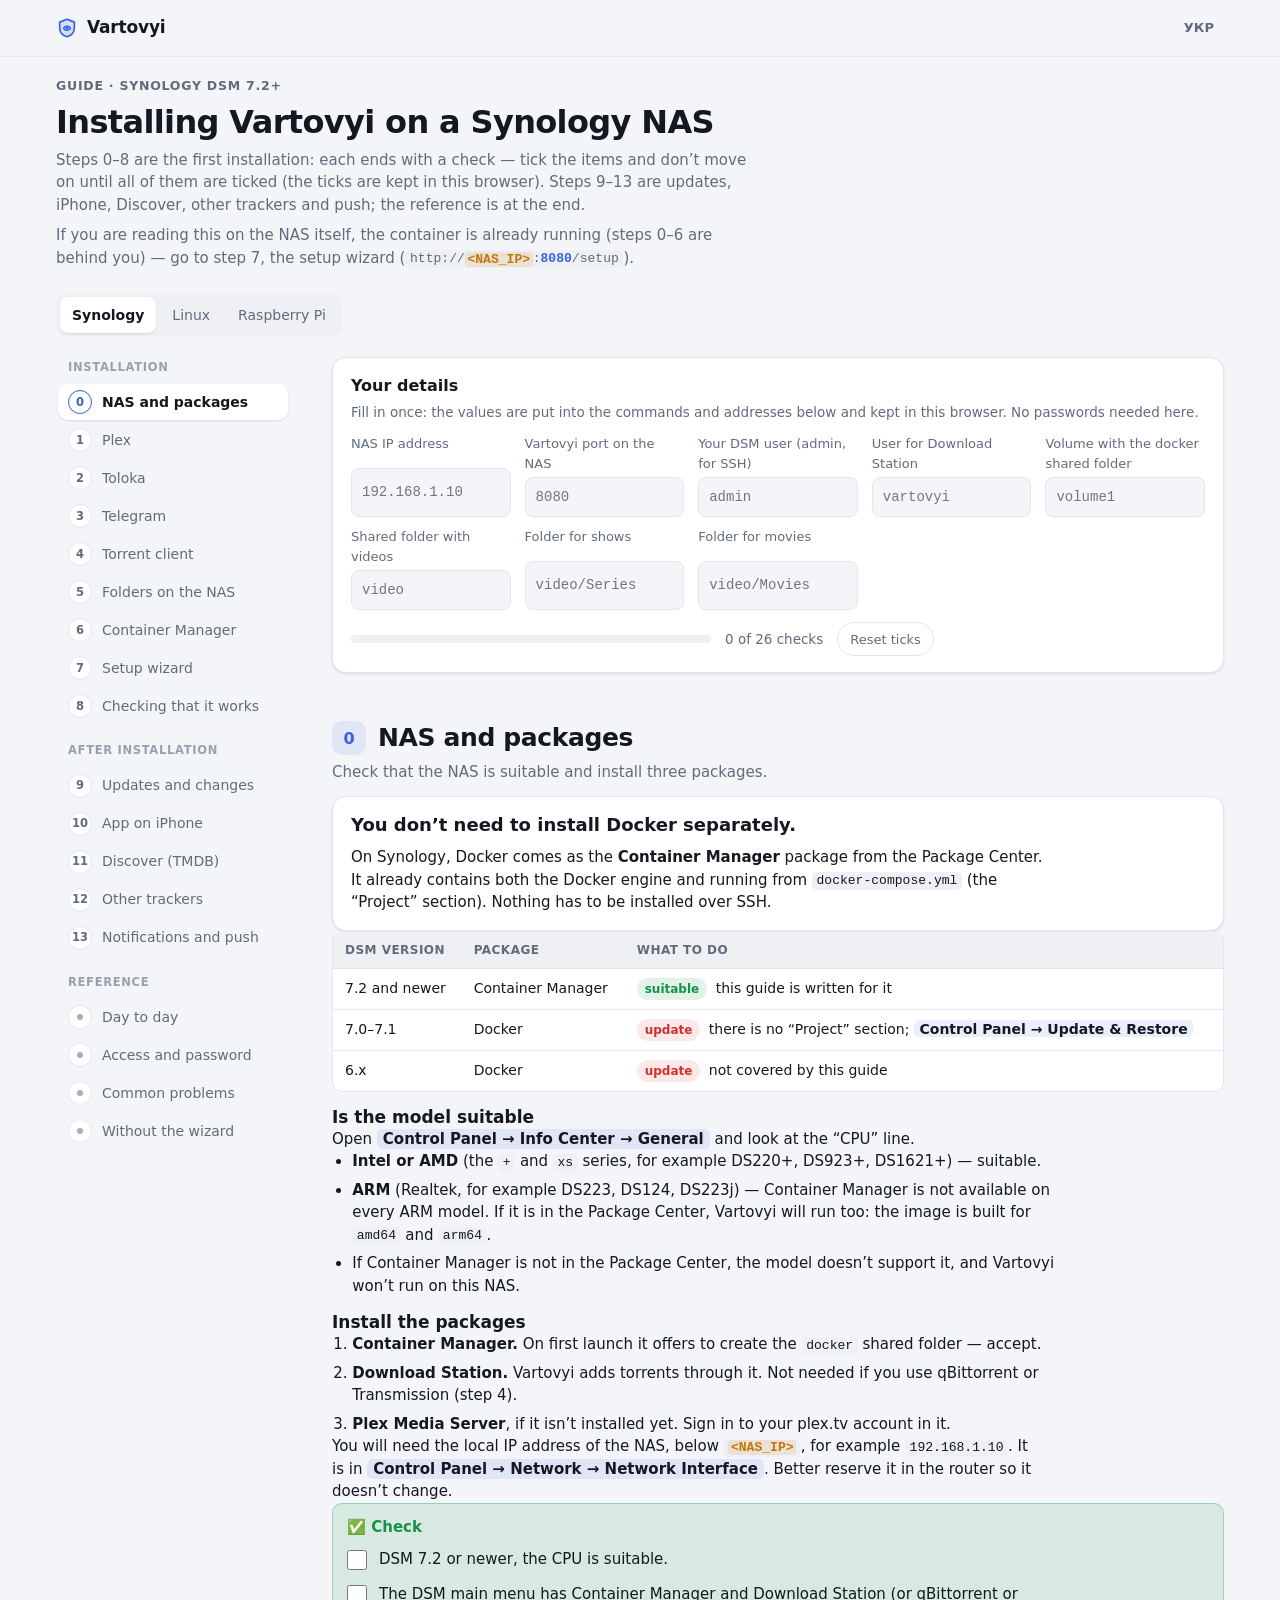
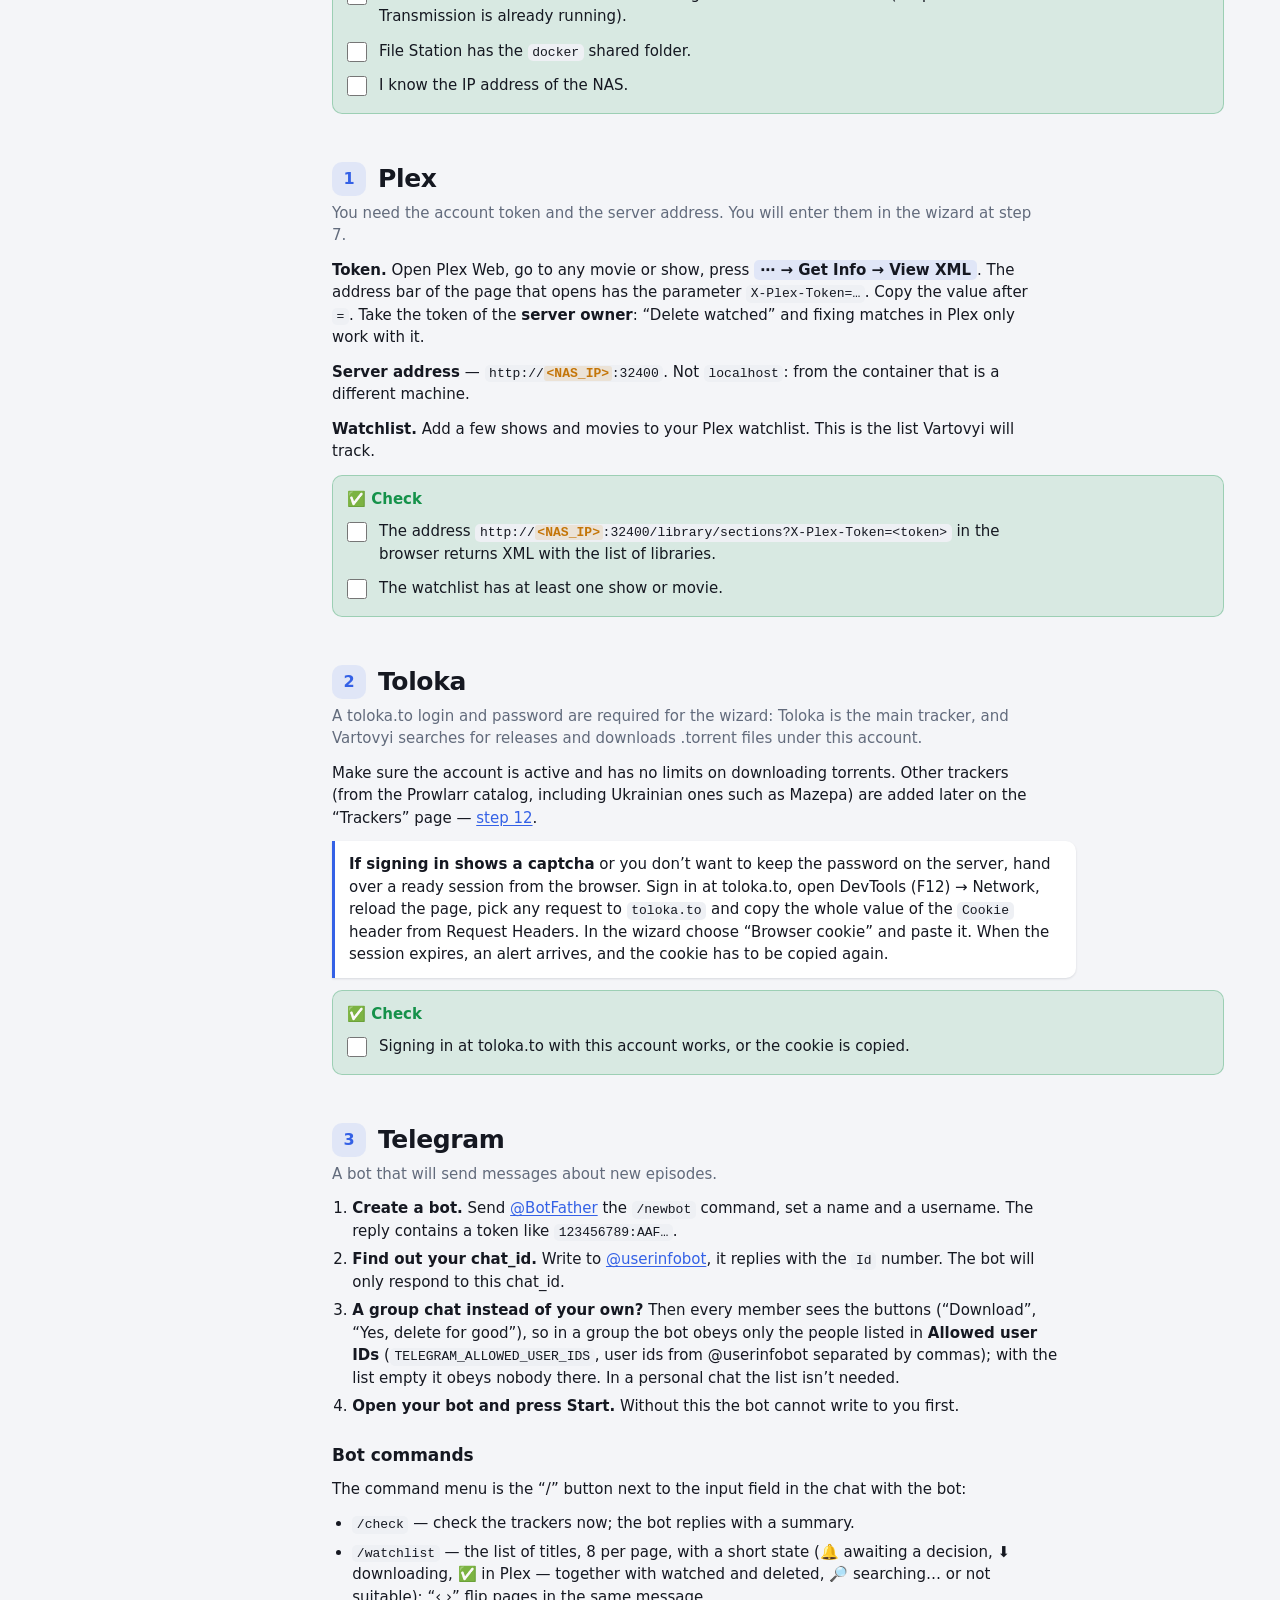
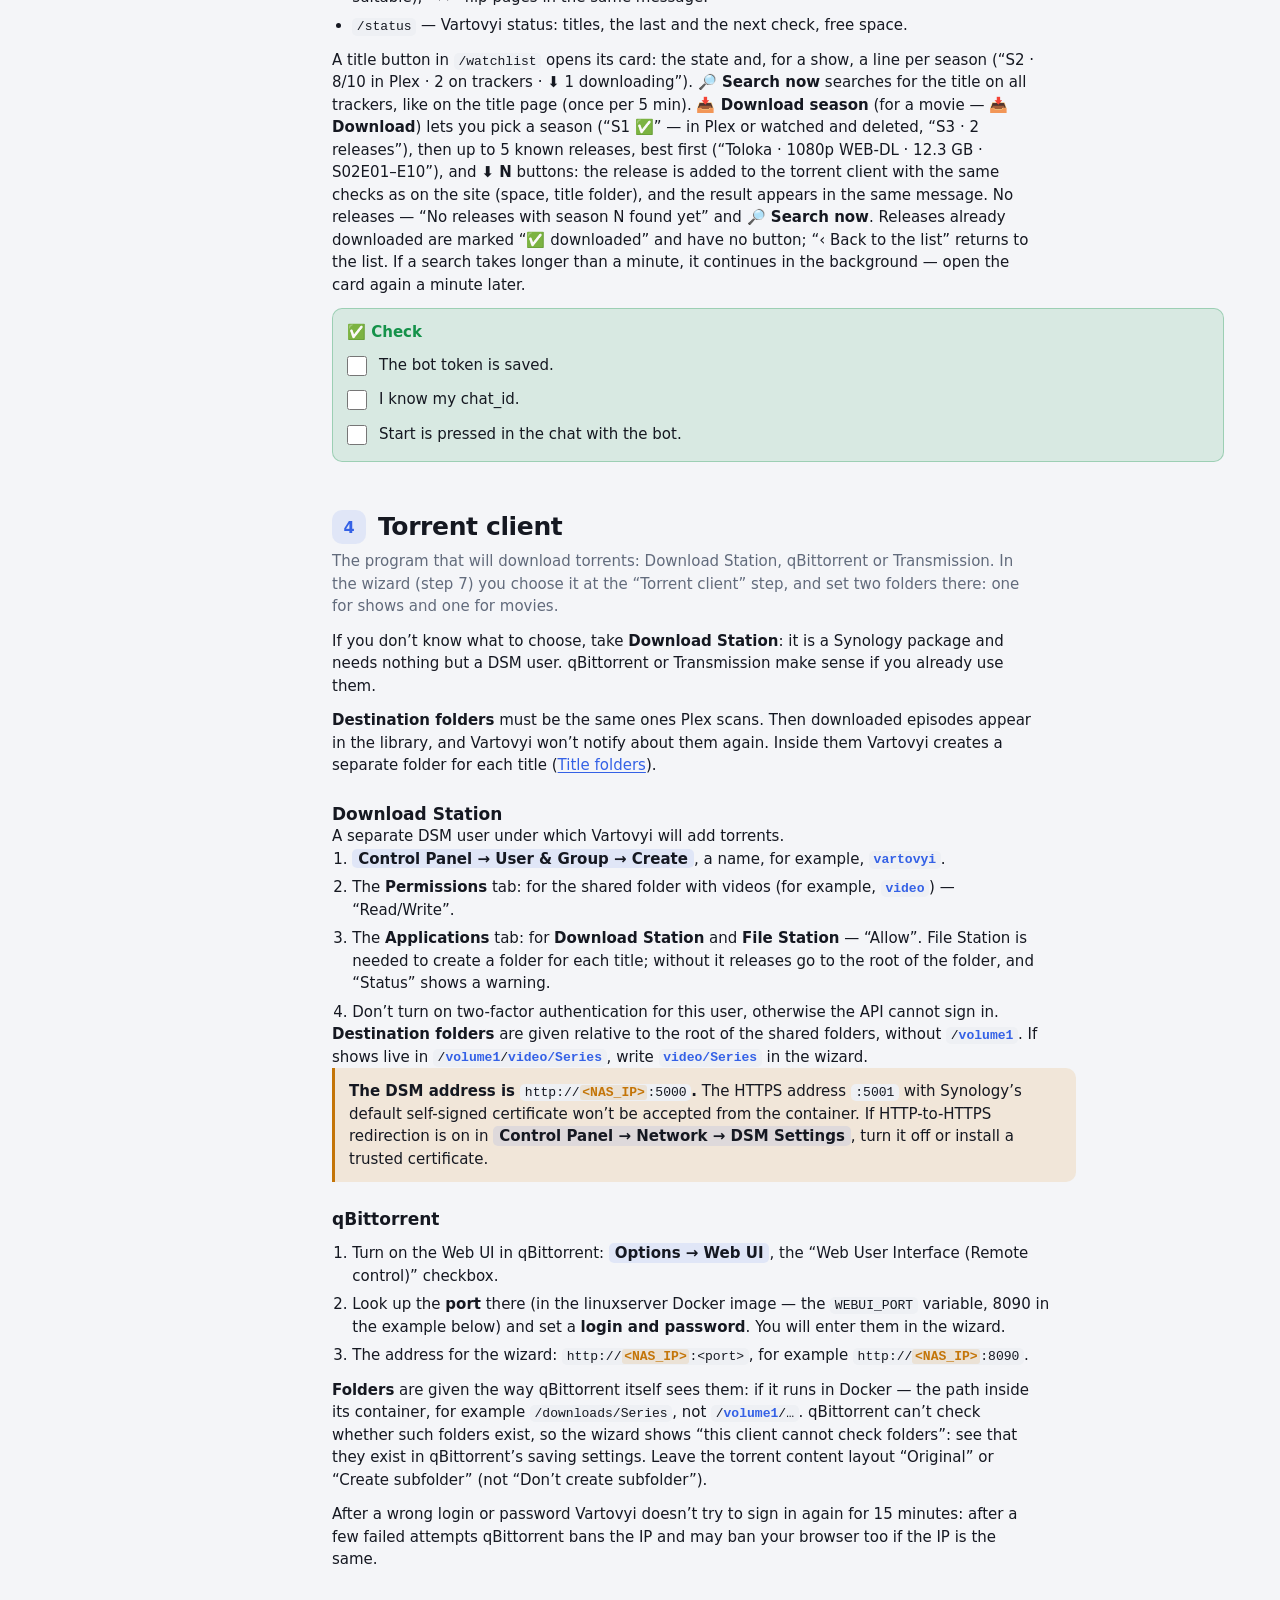
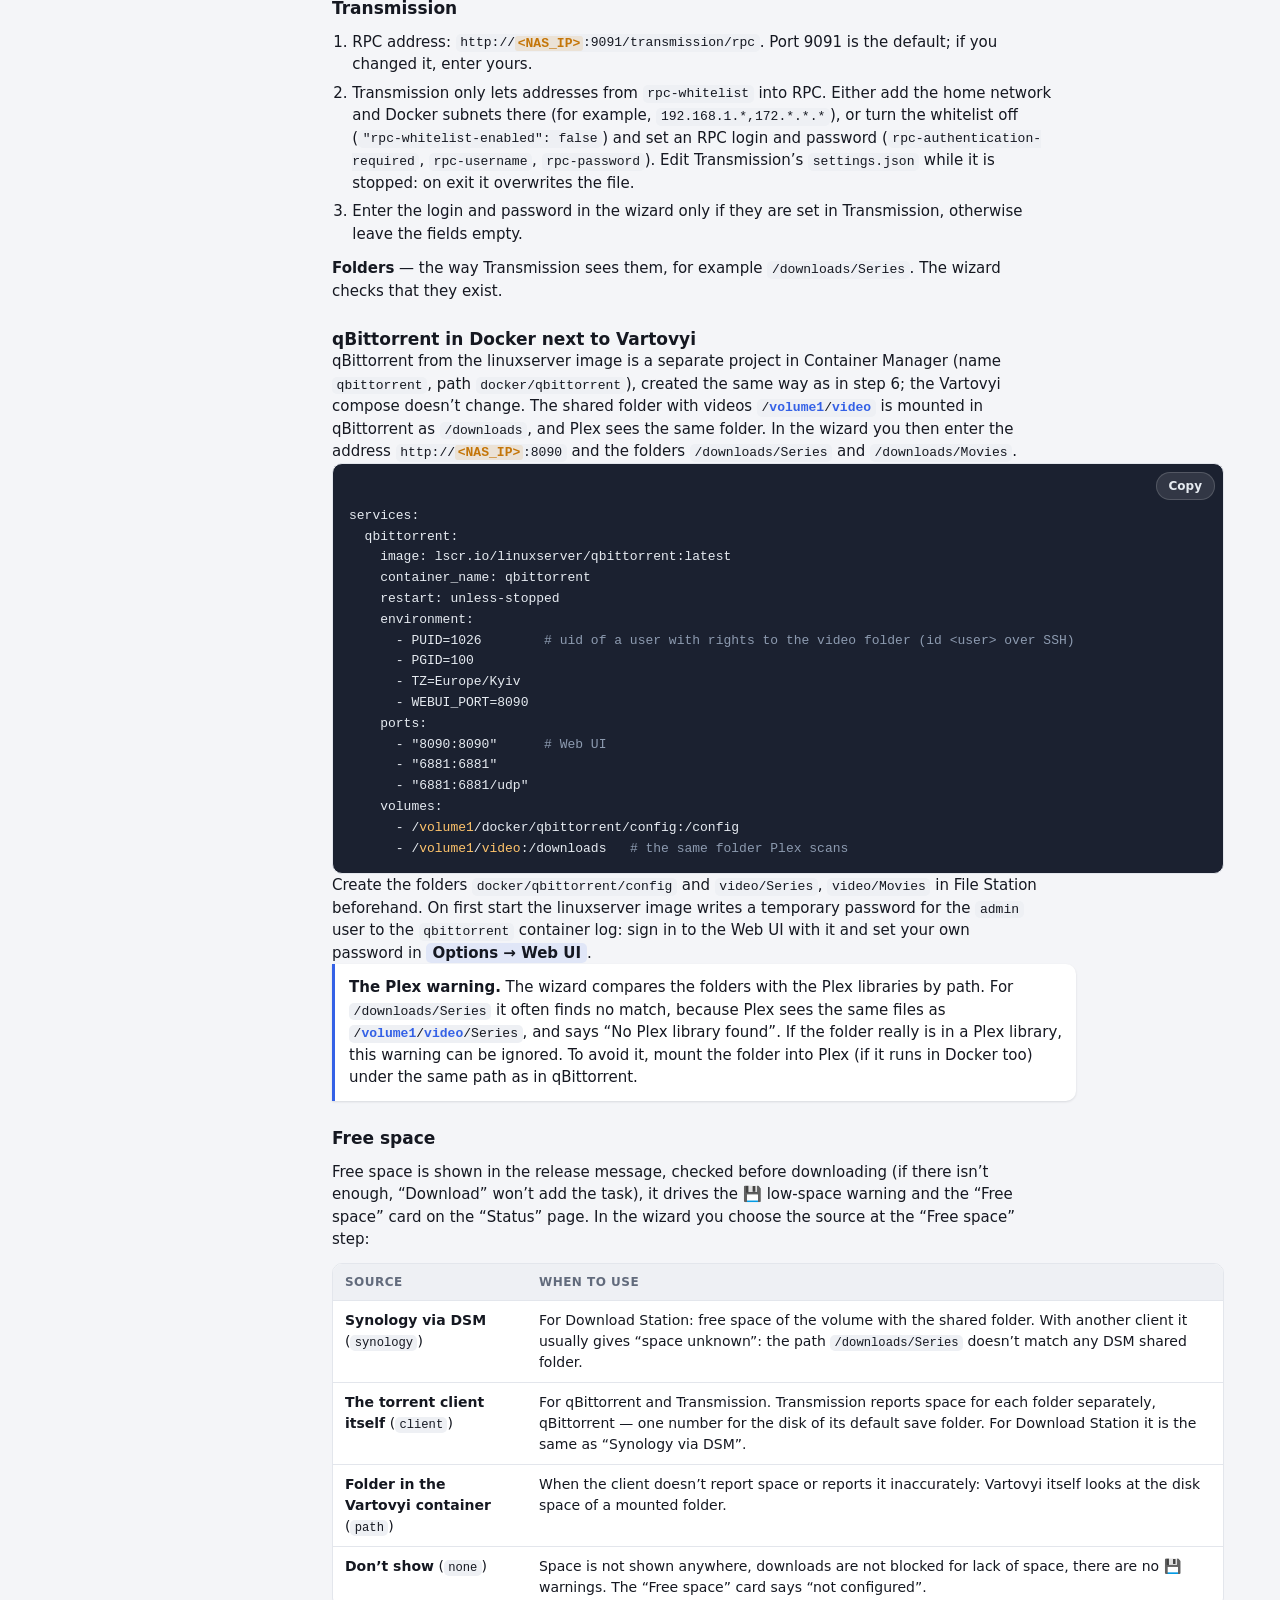
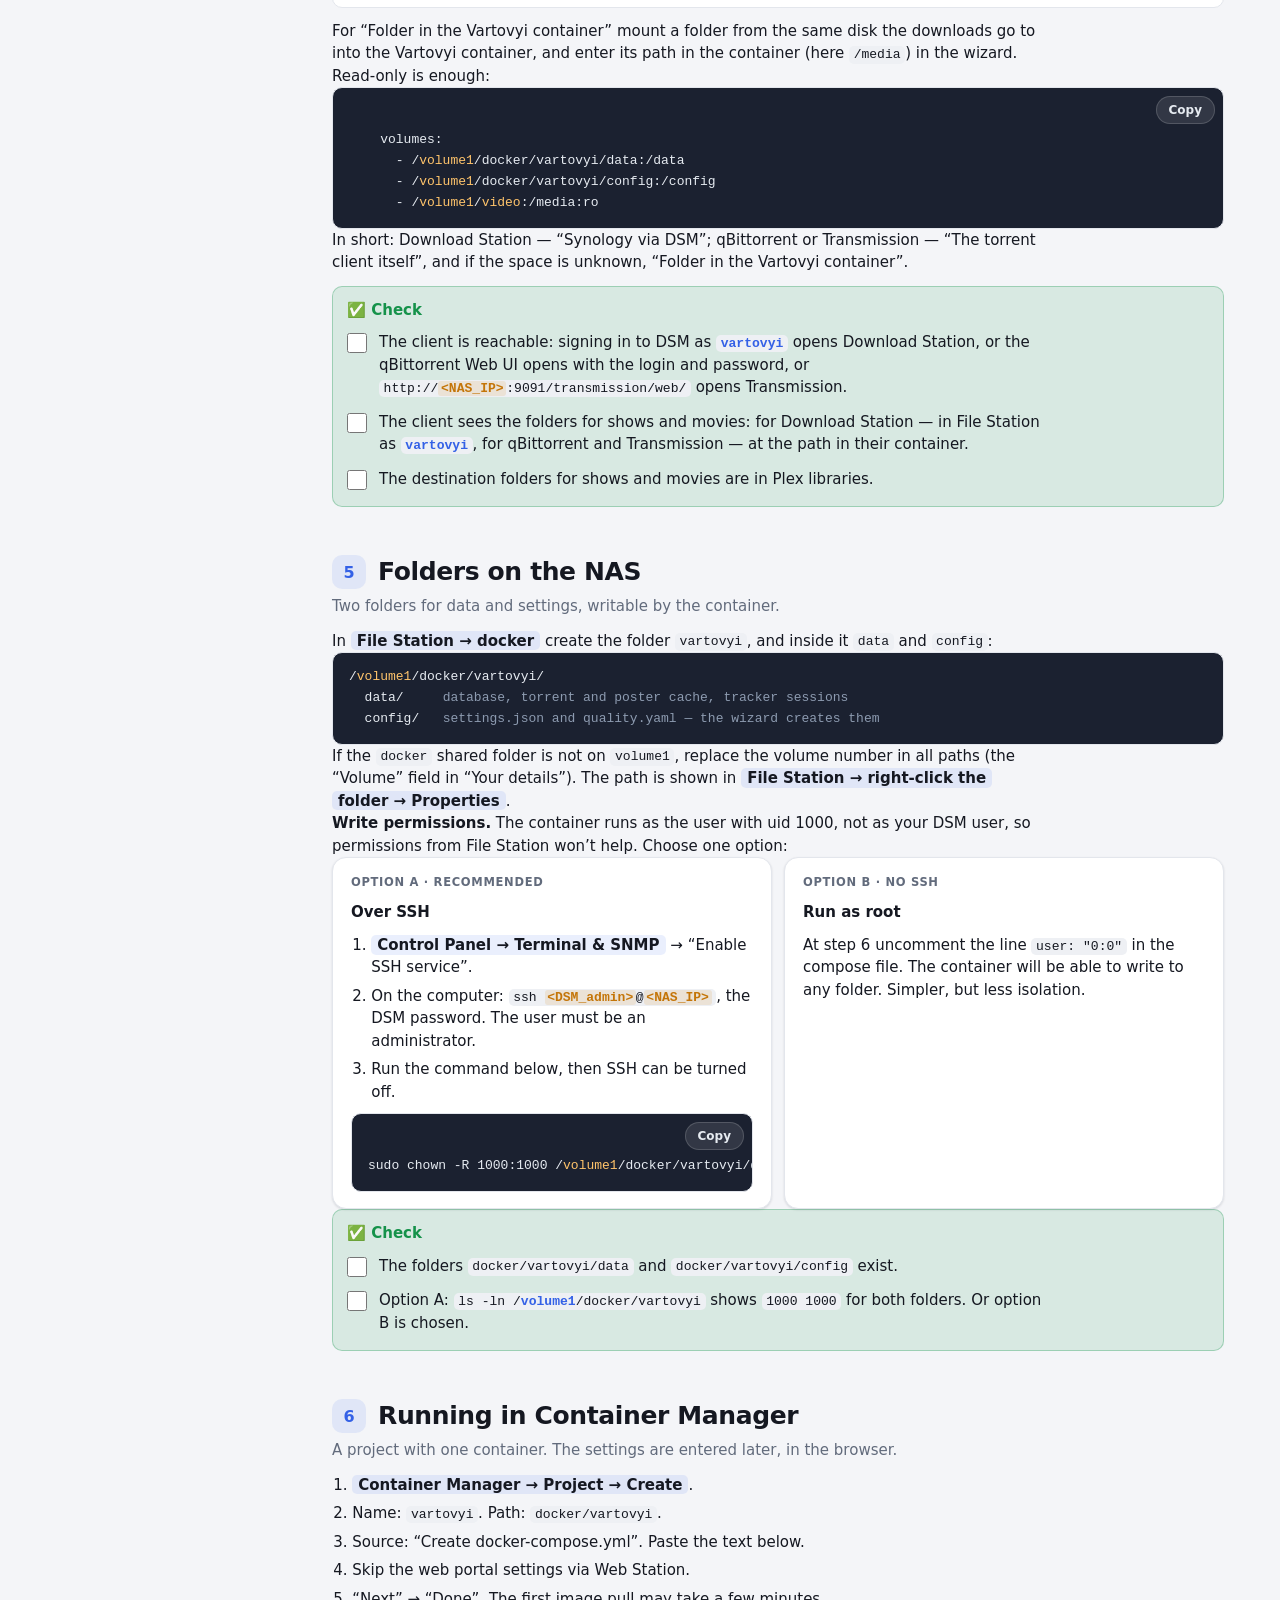
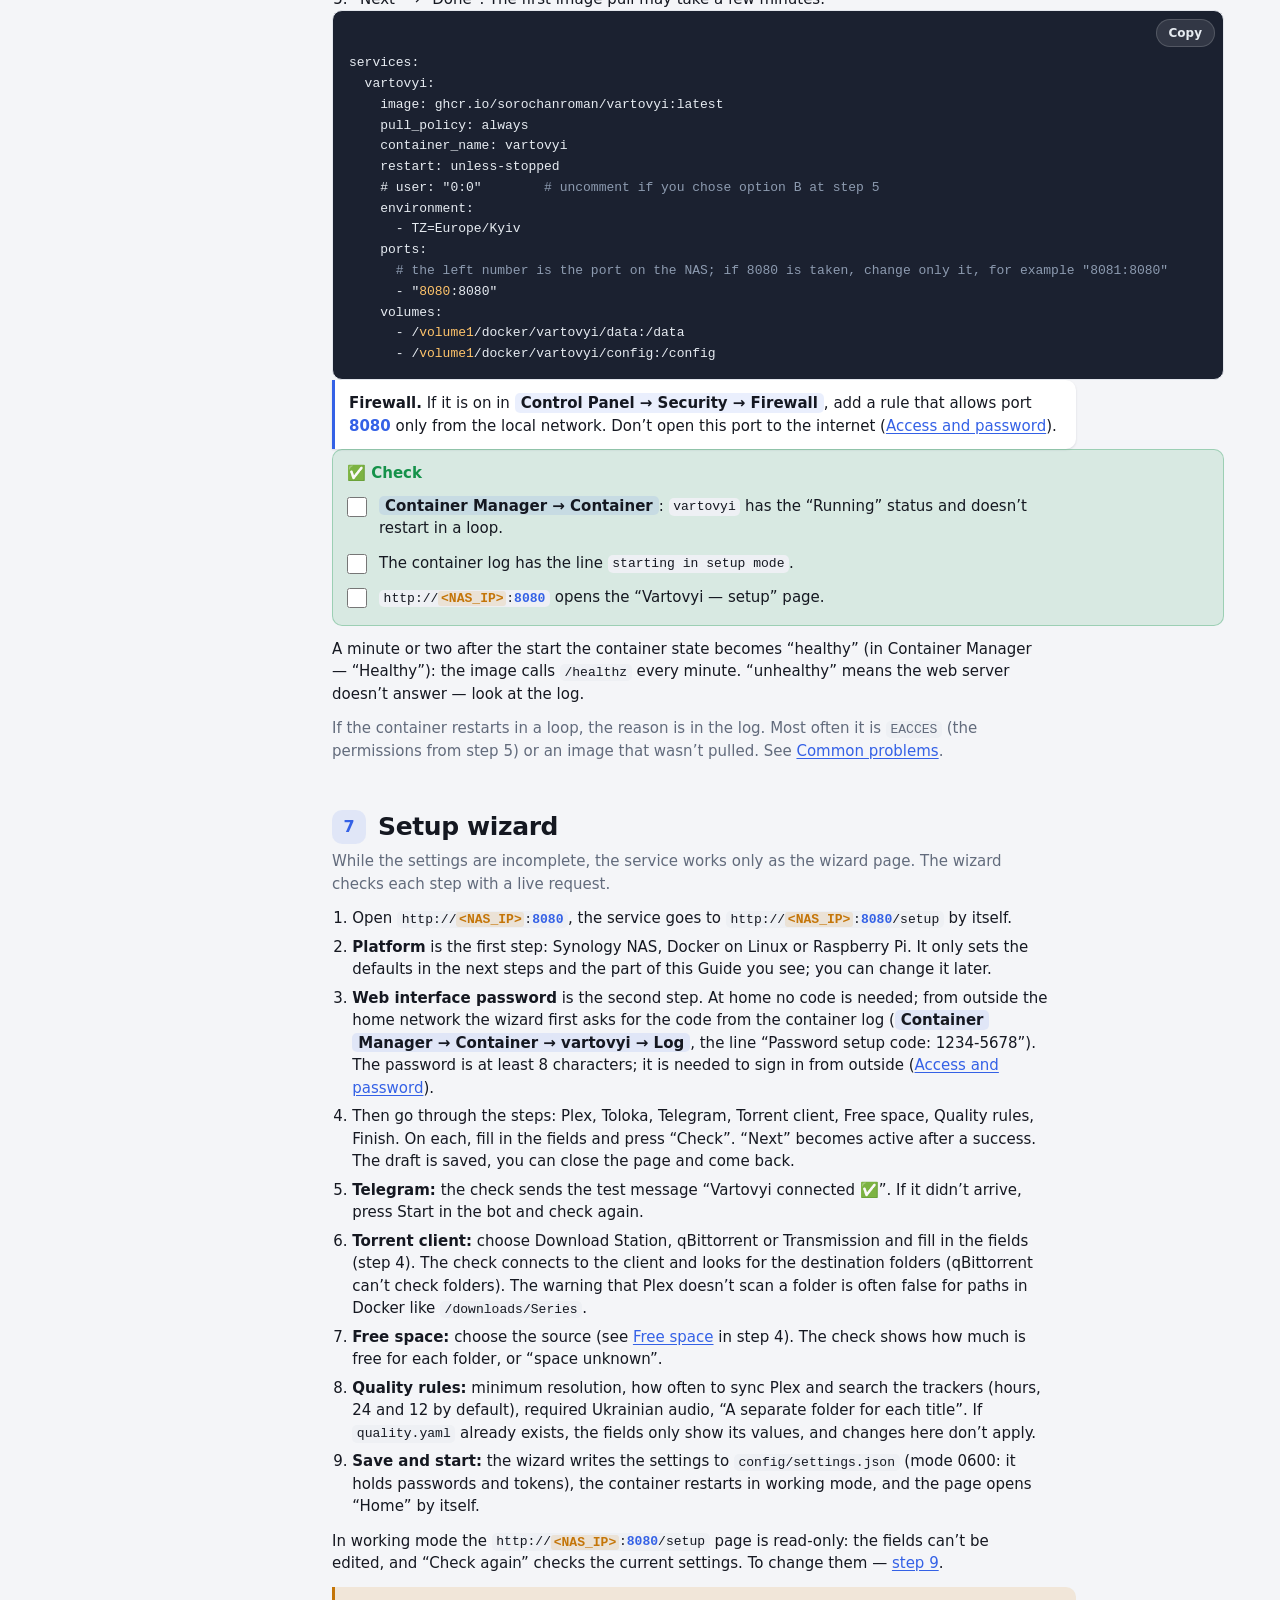
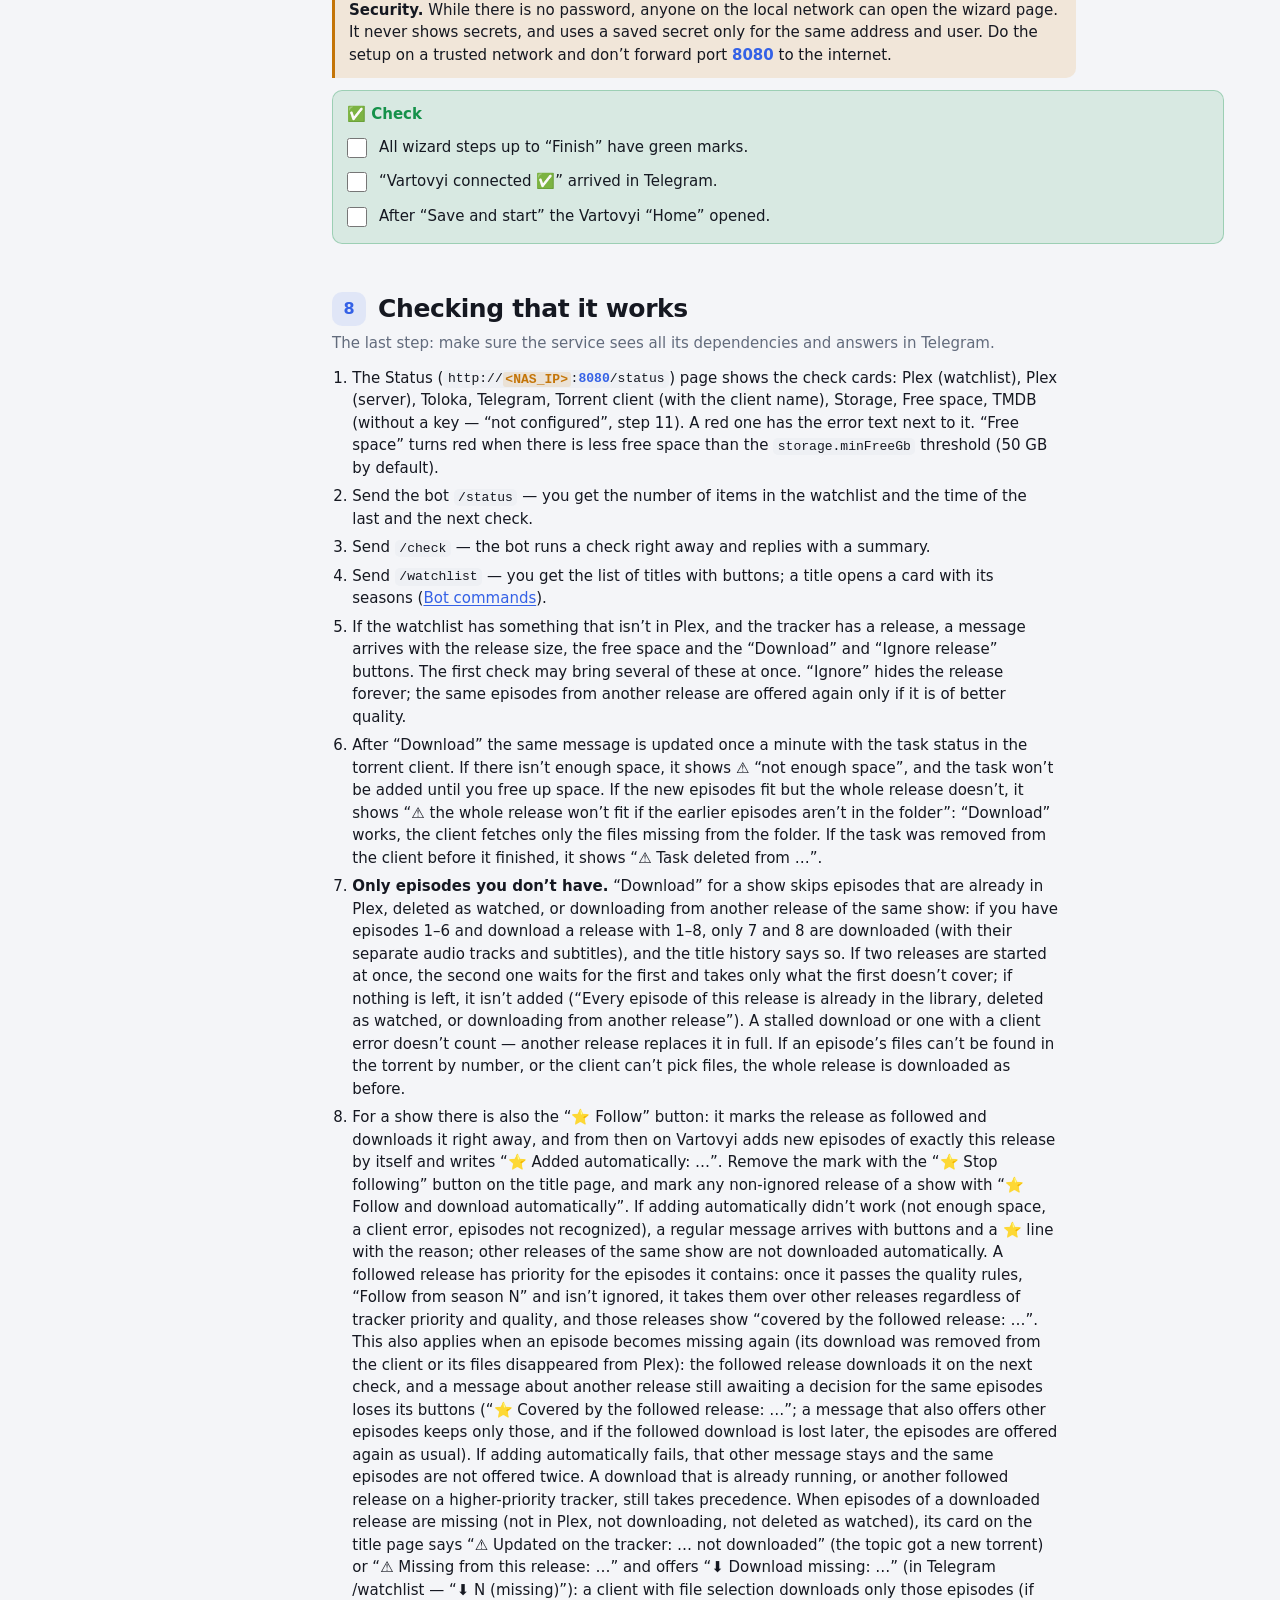
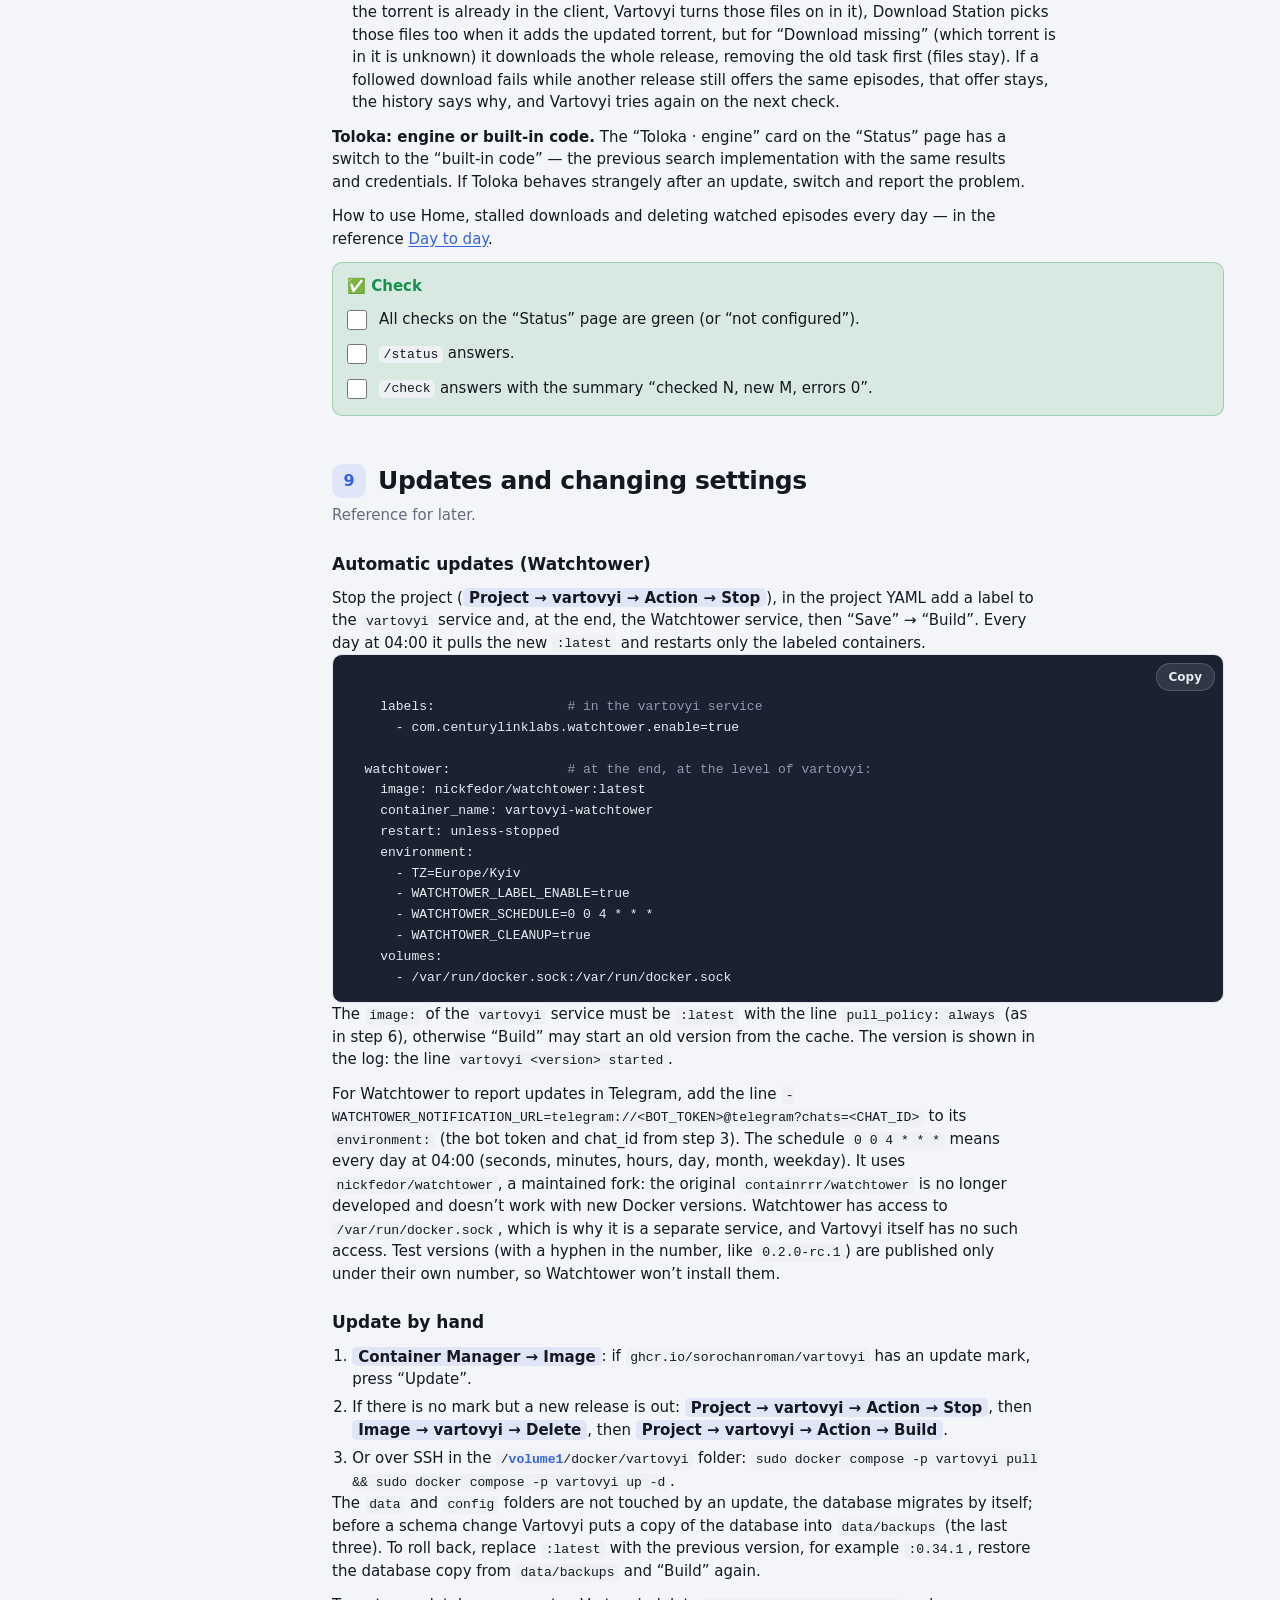
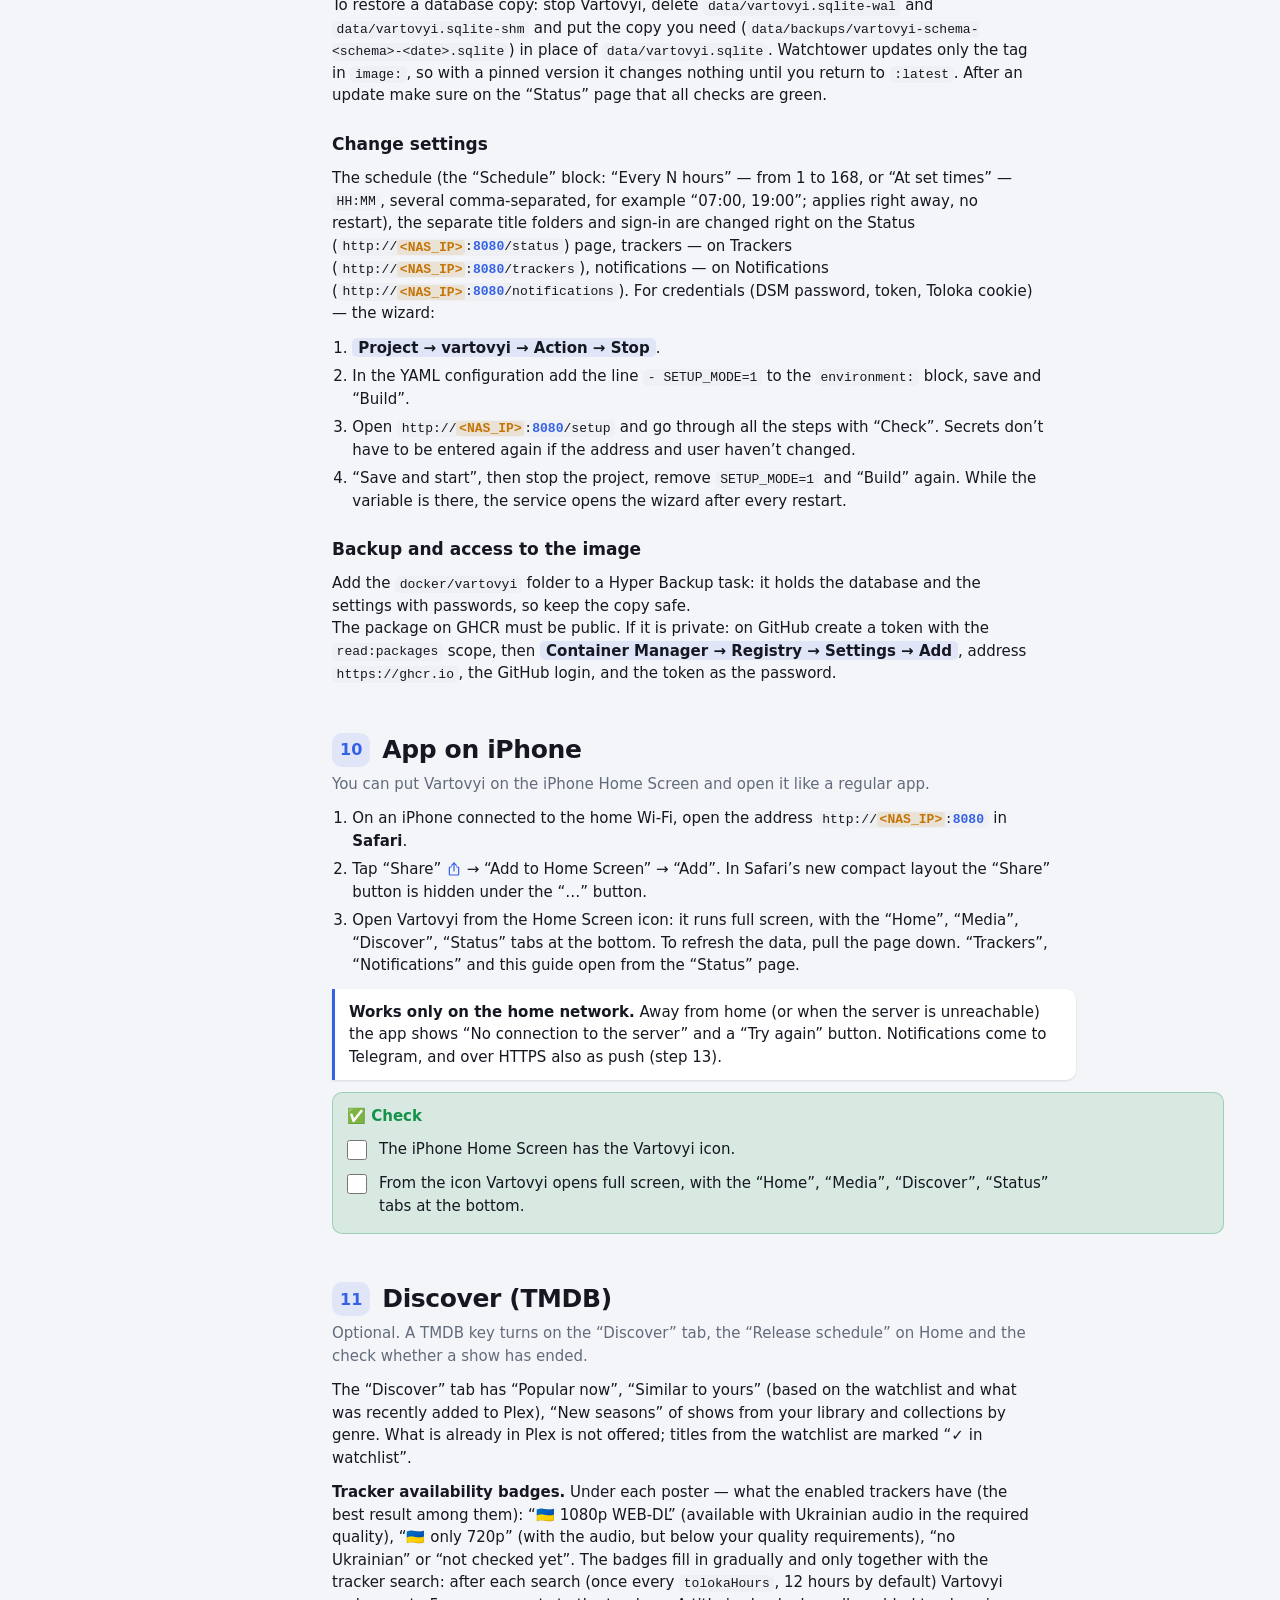
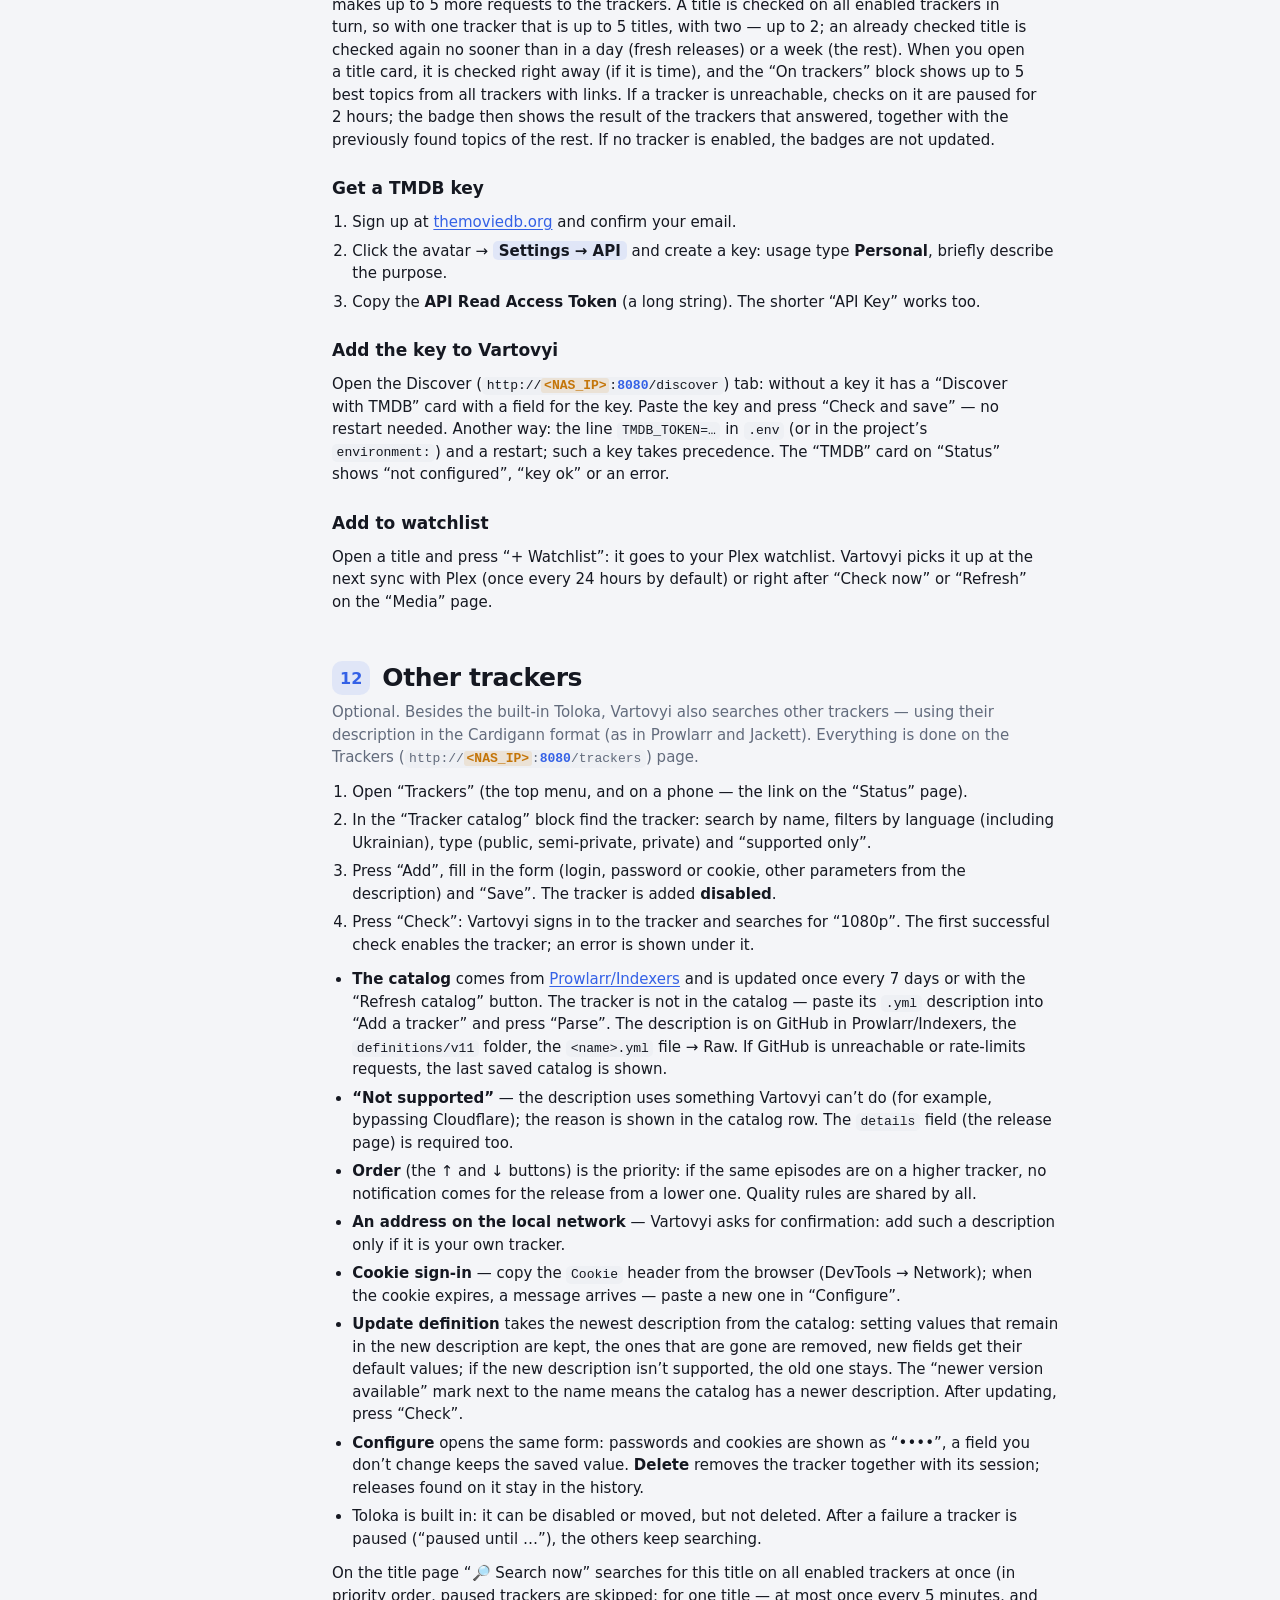
<file: site/en/guide/index.html>
<!doctype html>
<html lang="en">
<head>
<meta charset="utf-8">
<meta name="viewport" content="width=device-width, initial-scale=1, viewport-fit=cover">
<meta name="theme-color" content="#f4f5f8" media="(prefers-color-scheme: light)">
<meta name="theme-color" content="#0e1015" media="(prefers-color-scheme: dark)">
<link rel="icon" href="../../assets/icon.svg" type="image/svg+xml">
<link rel="apple-touch-icon" href="../../assets/apple-touch-icon.png">
<title>Vartovyi · Guide</title>
<style>
  :root {
    color-scheme: light dark;
    --bg: #f4f5f8; --surface: #ffffff; --surface-2: #eef0f4; --text: #151821; --muted: #626b7c; --faint: #98a1b0;
    --line: #e3e6ec; --accent: #3461e6; --accent-soft: rgba(52, 97, 230, .10);
    --ok: #15924a; --ok-soft: rgba(21, 146, 74, .12); --bad: #d42f2f; --bad-soft: rgba(212, 47, 47, .10);
    --warn: #c47508; --warn-soft: rgba(215, 130, 10, .13); --info: #2563eb; --info-soft: rgba(37, 99, 235, .12);
    --teal: #0c8f84; --teal-soft: rgba(12, 143, 132, .14);
    --shadow: 0 1px 2px rgba(16, 24, 40, .05), 0 1px 3px rgba(16, 24, 40, .07);
    --shadow-lg: 0 14px 30px -8px rgba(16, 24, 40, .22), 0 4px 10px -4px rgba(16, 24, 40, .10);
    --radius: 14px; --radius-sm: 10px; --top: 56px; --tabbar: 58px;
  }
  @media (prefers-color-scheme: dark) {
    :root {
      --bg: #0e1015; --surface: #171a21; --surface-2: #20242d; --text: #e8ebf1; --muted: #9ba3b3; --faint: #6c7483;
      --line: #2a2f3a; --accent: #87a4ff; --accent-soft: rgba(135, 164, 255, .14);
      --ok: #3fd08a; --ok-soft: rgba(63, 208, 138, .14); --bad: #ff7a7a; --bad-soft: rgba(255, 122, 122, .14);
      --warn: #f5b93e; --warn-soft: rgba(245, 185, 62, .14); --info: #6aa8ff; --info-soft: rgba(106, 168, 255, .16);
      --teal: #36d3c1; --teal-soft: rgba(54, 211, 193, .15);
      --shadow: 0 1px 2px rgba(0, 0, 0, .45); --shadow-lg: 0 16px 34px -10px rgba(0, 0, 0, .7), 0 4px 10px -4px rgba(0, 0, 0, .5);
    }
  }
  * { box-sizing: border-box; }
  html { -webkit-text-size-adjust: 100%; }
  body { margin: 0; background: var(--bg); color: var(--text); font: 15px/1.5 system-ui, -apple-system, "Segoe UI", Roboto, "Helvetica Neue", Arial, sans-serif; -webkit-font-smoothing: antialiased; }
  a { color: inherit; }
  button, input, select { font: inherit; color: inherit; }
  :focus-visible { outline: 2px solid var(--accent); outline-offset: 2px; }
  .wrap { max-width: 1200px; margin: 0 auto; padding: 0 max(16px, env(safe-area-inset-right)) 0 max(16px, env(safe-area-inset-left)); }
  .muted { color: var(--muted); }
  .topbar { position: sticky; top: 0; z-index: 30; background: var(--bg); background: color-mix(in srgb, var(--bg) 84%, transparent); -webkit-backdrop-filter: saturate(1.5) blur(14px); backdrop-filter: saturate(1.5) blur(14px); border-bottom: 1px solid var(--line); }
  .topbar .wrap { display: flex; align-items: center; gap: 12px; height: var(--top); }
  .brand { display: flex; align-items: center; gap: 9px; font-weight: 700; font-size: 17px; letter-spacing: -.01em; text-decoration: none; flex: none; }
  .brand svg { color: var(--accent); flex: none; }
  .nav { display: flex; gap: 2px; margin-left: auto; overflow-x: auto; scrollbar-width: none; }
  .nav::-webkit-scrollbar { display: none; }
  .nav a { text-decoration: none; color: var(--muted); font-size: 14px; padding: 6px 12px; border-radius: 999px; white-space: nowrap; transition: background .15s, color .15s; }
  .nav a:hover { color: var(--text); background: var(--surface-2); }
  .nav a[aria-current="page"] { color: var(--text); background: var(--surface); box-shadow: var(--shadow); font-weight: 600; }
  @media (max-width: 480px) { .brand span { display: none; } .nav a { padding: 6px 10px; font-size: 13.5px; } }
  .logout { flex: none; border: 1px solid var(--line); background: transparent; color: var(--muted); font-size: 13.5px; padding: 5px 12px; min-height: 34px; border-radius: 999px; cursor: pointer; white-space: nowrap; }
  .logout:hover { color: var(--text); background: var(--surface-2); }
  .logout:disabled { opacity: .55; cursor: default; }
  .pill { display: inline-flex; align-items: center; gap: 5px; font-size: 12.5px; font-weight: 600; line-height: 1.2; padding: 4px 10px; border-radius: 999px; white-space: nowrap; }
  .st-error { color: var(--bad); background: var(--bad-soft); }
  .st-found { color: var(--ok); background: var(--ok-soft); }
  .st-have, .st-downloading { color: var(--ok); background: var(--ok-soft); }
  .st-rejected, .st-none, .st-unchecked { color: var(--muted); background: var(--surface-2); }
  /* Постер проявляється, коли завантажився (без «миготіння» заглушки); уже бачені за сесію — одразу. */
  .pimg { opacity: 0; transition: opacity .18s ease; }
  .pimg.ok { opacity: 1; }
  @media (prefers-reduced-motion: reduce) { .pimg { transition: none; } }
  .ph { position: absolute; inset: 0; display: grid; place-items: center; color: rgba(255, 255, 255, .92); font-weight: 700; letter-spacing: .02em; text-shadow: 0 1px 2px rgba(0, 0, 0, .25); }
  .bar { height: 4px; border-radius: 99px; background: var(--surface-2); overflow: hidden; }
  .bar > i { display: block; height: 100%; background: var(--info); border-radius: inherit; transition: width .4s; }
  .empty { text-align: center; padding: 56px 16px; color: var(--muted); }
  .empty b { display: block; color: var(--text); font-size: 17px; margin-bottom: 4px; }
  .topbar { padding-top: env(safe-area-inset-top); }
  .tabbar { display: none; }
  @media (max-width: 700px) {
    .topbar .nav { display: none; }
    .topbar .logout { margin-left: auto; }
    .tabbar { display: flex; position: fixed; left: 0; right: 0; bottom: 0; z-index: 40; padding: 6px max(8px, env(safe-area-inset-left)) calc(6px + env(safe-area-inset-bottom)) max(8px, env(safe-area-inset-right)); background: var(--bg); background: color-mix(in srgb, var(--surface) 88%, transparent); -webkit-backdrop-filter: saturate(1.5) blur(18px); backdrop-filter: saturate(1.5) blur(18px); border-top: 1px solid var(--line); }
    .tabbar a { flex: 1; display: flex; flex-direction: column; align-items: center; gap: 2px; min-height: 46px; justify-content: center; text-decoration: none; color: var(--faint); font-size: 11px; font-weight: 600; -webkit-tap-highlight-color: transparent; }
    .tabbar a[aria-current="page"] { color: var(--accent); }
    body { padding-bottom: calc(var(--tabbar) + env(safe-area-inset-bottom)); }
  }
  #ptr { position: fixed; left: 50%; top: calc(var(--top) + env(safe-area-inset-top)); z-index: 37; width: 36px; height: 36px; margin: 8px 0 0 -18px; border-radius: 50%; display: grid; place-items: center; background: var(--surface); color: var(--accent); box-shadow: var(--shadow); font-size: 18px; font-weight: 700; opacity: 0; transform: translateY(-56px); pointer-events: none; transition: transform .2s, opacity .2s; }
  #ptr.pulling { transition: none; }
  #ptr .arrow { transition: transform .15s; }
  #ptr.ready .arrow { transform: rotate(180deg); }
  #ptr.busy .arrow { display: none; }
  #ptr.busy::after { content: ""; width: 18px; height: 18px; box-sizing: border-box; border: 2px solid currentColor; border-right-color: transparent; border-radius: 50%; animation: ptr-spin .7s linear infinite; }
  @keyframes ptr-spin { to { transform: rotate(360deg); } }
  @media (prefers-reduced-motion: reduce) { #ptr, #ptr .arrow { transition: none; } #ptr.busy::after { animation-duration: 2s; } }
  #offline { position: fixed; left: 0; right: 0; top: calc(var(--top) + env(safe-area-inset-top)); z-index: 36; display: flex; flex-wrap: wrap; align-items: center; gap: 8px 12px; padding: 10px max(16px, env(safe-area-inset-right)) 10px max(16px, env(safe-area-inset-left)); background: var(--surface); background: linear-gradient(var(--bad-soft), var(--bad-soft)), var(--surface); color: var(--text); border-bottom: 1px solid var(--bad); box-shadow: var(--shadow); font-size: 14px; line-height: 1.4; }
  #offline .msg { flex: 1 1 220px; }
  #offline button { flex: none; min-height: 40px; padding: 0 16px; border-radius: 999px; border: 1px solid var(--bad); background: var(--surface); color: var(--bad); font-weight: 600; cursor: pointer; }

  .langsw { flex: none; display: inline-flex; align-items: center; gap: 2px; font-size: 12.5px; font-weight: 600; color: var(--faint, #98a1b0); }
  .langsw a { text-decoration: none; color: var(--muted, #626b7c); padding: 4px 6px; min-height: 30px; display: inline-flex; align-items: center; border-radius: 6px; }
  .langsw a:hover { color: var(--text, inherit); }
  .langsw a[aria-current="true"] { color: var(--text, inherit); text-decoration: underline; text-underline-offset: 3px; }
  @media (max-width: 700px) { .topbar .langsw { margin-left: auto; } .topbar .langsw + .logout { margin-left: 0; } }


  @supports (-webkit-touch-callout: none) { input, select, textarea { font-size: 16px !important; } }

  :root { --code-bg: #1b2130; --code-ink: #e6ebf1; --code-dim: #8d9bb0; --code-var: #ffc46b; --jump: 56px; }
  @media (prefers-color-scheme: dark) { :root { --code-bg: #0a0c11; --code-ink: #dfe5ee; } }
  html { scroll-behavior: smooth; }
  @media (prefers-reduced-motion: reduce) { html { scroll-behavior: auto; } }
  .gpage { padding-block: 20px 56px; }
  .gpage a { color: var(--accent); text-underline-offset: 2px; }
  .ghead { display: grid; gap: 8px; margin-bottom: 24px; max-width: 76ch; }
  .eyebrow { font-size: 12.5px; font-weight: 700; letter-spacing: .06em; text-transform: uppercase; color: var(--muted); }
  .ghead h1 { margin: 0; font-size: clamp(24px, 4vw, 32px); line-height: 1.15; letter-spacing: -.02em; text-wrap: balance; }
  .lede { margin: 0; color: var(--muted); }
  .pswitch { display: inline-flex; gap: 4px; padding: 4px; border-radius: var(--radius-sm); background: var(--surface-2); margin-bottom: 20px; flex-wrap: wrap; }
  .pswitch button { border: 0; background: transparent; color: var(--muted); font: inherit; font-size: 14px; padding: 6px 12px; border-radius: 8px; cursor: pointer; min-height: 36px; }
  .pswitch button[aria-pressed="true"] { background: var(--surface); color: var(--text); box-shadow: var(--shadow); font-weight: 600; }
  body[data-platform="synology"] [data-platform]:not([data-platform~="synology"]),
  body[data-platform="linux"] [data-platform]:not([data-platform~="linux"]),
  body[data-platform="pi"] [data-platform]:not([data-platform~="pi"]) { display: none !important; }

  .layout { display: grid; grid-template-columns: 236px minmax(0, 1fr); gap: 40px; align-items: start; }
  .side { position: sticky; top: calc(var(--top) + env(safe-area-inset-top) + 16px); max-height: calc(100vh - var(--top) - env(safe-area-inset-top) - 32px); overflow-y: auto; overscroll-behavior: contain; scrollbar-width: thin; padding: 2px 4px 8px 2px; }
  nav.steps { display: grid; gap: 2px; }
  nav.steps .grp { font-size: 11.5px; font-weight: 700; letter-spacing: .06em; text-transform: uppercase; color: var(--faint); padding: 16px 10px 6px; }
  nav.steps .grp:first-child { padding-top: 0; }
  nav.steps a { display: flex; align-items: center; gap: 10px; min-height: 36px; padding: 5px 10px; border-radius: var(--radius-sm); color: var(--muted); text-decoration: none; font-size: 14px; line-height: 1.3; }
  nav.steps a:hover { background: var(--surface-2); color: var(--text); }
  nav.steps a[aria-current="step"] { background: var(--surface); color: var(--text); box-shadow: var(--shadow); font-weight: 600; }
  .n { flex: none; width: 24px; height: 24px; border-radius: 50%; display: grid; place-items: center; font-size: 11.5px; font-weight: 700; font-variant-numeric: tabular-nums; border: 1.5px solid var(--line); color: var(--muted); background: var(--surface); }
  .n.ref span { width: 6px; height: 6px; border-radius: 50%; background: currentColor; opacity: .55; }
  a[aria-current="step"] .n { border-color: var(--accent); color: var(--accent); }
  a.done .n { background: var(--ok); border-color: var(--ok); color: #fff; }
  a.done .n span { display: none; }
  a.done .n::after { content: "✓"; font-size: 12px; }

  .jump { display: none; }
  .gmain { min-width: 0; display: grid; gap: 48px; }
  .gmain > *, section > * { min-width: 0; }
  section { display: grid; gap: 12px; scroll-margin-top: calc(var(--top) + env(safe-area-inset-top) + 16px); }
  h2 { display: flex; align-items: center; gap: 12px; margin: 0; font-size: clamp(21px, 3vw, 25px); line-height: 1.2; letter-spacing: -.015em; text-wrap: balance; }
  h2 .k { flex: none; min-width: 34px; height: 34px; padding: 0 8px; border-radius: 10px; display: inline-grid; place-items: center; background: var(--accent-soft); color: var(--accent); font-size: 16px; font-weight: 800; letter-spacing: 0; font-variant-numeric: tabular-nums; }
  h3 { margin: 14px 0 0; font-size: 17px; line-height: 1.3; scroll-margin-top: calc(var(--top) + env(safe-area-inset-top) + 16px); }
  .stephead { display: grid; gap: 6px; }
  .lead { color: var(--muted); }
  p, li { max-width: 74ch; overflow-wrap: break-word; }
  p { margin: 0; }
  ol, ul { margin: 0; padding-left: 1.35em; display: grid; gap: 6px; }
  li > ul, li > ol { margin-top: 6px; }
  b { font-weight: 650; }
  code { font: .87em ui-monospace, SFMono-Regular, Menlo, Consolas, monospace; background: var(--surface-2); padding: .1em .35em; border-radius: 5px; overflow-wrap: anywhere; }
  .menu { font-weight: 600; background: var(--accent-soft); padding: .05em .4em; border-radius: 5px; overflow-wrap: anywhere; -webkit-box-decoration-break: clone; box-decoration-break: clone; }
  .share-ico { display: inline-block; vertical-align: -3px; color: var(--accent); }

  .pre { position: relative; background: var(--code-bg); color: var(--code-ink); border-radius: var(--radius-sm); border: 1px solid var(--line); }
  .pre pre { margin: 0; padding: 14px 16px; overflow-x: auto; font: 13px/1.6 ui-monospace, SFMono-Regular, Menlo, Consolas, monospace; white-space: pre; -webkit-overflow-scrolling: touch; }
  .pre .copy + pre { padding-top: 42px; }
  .pre .c { color: var(--code-dim); }
  .copy { position: absolute; top: 8px; right: 8px; z-index: 1; font-size: 12px; font-weight: 600; min-height: 28px; background: rgba(255, 255, 255, .1); color: var(--code-ink); border: 1px solid rgba(255, 255, 255, .16); border-radius: 999px; padding: 4px 12px; cursor: pointer; }
  .copy:hover { background: rgba(255, 255, 255, .18); }

  .note { border-left: 3px solid var(--accent); background: var(--surface); box-shadow: var(--shadow); padding: 12px 14px; border-radius: 0 var(--radius-sm) var(--radius-sm) 0; max-width: 78ch; }
  .note.warn { border-left-color: var(--warn); background: var(--warn-soft); box-shadow: none; }
  .card { background: var(--surface); border: 1px solid var(--line); border-radius: var(--radius); box-shadow: var(--shadow); padding: 16px 18px; display: grid; grid-template-columns: minmax(0, 1fr); gap: 10px; }
  .card > *, .check > *, .vars > * { min-width: 0; }
  .card .big { font-size: 18px; font-weight: 700; line-height: 1.3; }
  .variants { display: grid; grid-template-columns: repeat(auto-fit, minmax(min(100%, 260px), 1fr)); gap: 12px; }
  .variant { align-content: start; }
  .variant .tag { font-size: 11.5px; font-weight: 700; letter-spacing: .06em; text-transform: uppercase; color: var(--muted); }

  .tbl { overflow-x: auto; border: 1px solid var(--line); border-radius: var(--radius-sm); background: var(--surface); }
  table { border-collapse: collapse; width: 100%; font-size: 14px; }
  th, td { text-align: left; padding: 9px 12px; border-bottom: 1px solid var(--line); vertical-align: top; overflow-wrap: break-word; }
  tbody tr:last-child td { border-bottom: 0; }
  th { font-size: 12px; font-weight: 700; letter-spacing: .04em; text-transform: uppercase; color: var(--muted); background: var(--surface-2); }
  .tag-ok, .tag-no { display: inline-block; font-size: 12px; font-weight: 600; padding: 2px 8px; border-radius: 999px; margin-right: 4px; }
  .tag-ok { background: var(--ok-soft); color: var(--ok); }
  .tag-no { background: var(--bad-soft); color: var(--bad); }

  .vars { display: grid; gap: 12px; }
  .vars .h { display: flex; flex-wrap: wrap; gap: 4px 16px; align-items: baseline; justify-content: space-between; }
  .vars .h b { font-size: 16px; }
  .vars .h span { color: var(--muted); font-size: 13.5px; }
  .vgrid { display: grid; grid-template-columns: repeat(auto-fill, minmax(min(100%, 140px), 1fr)); gap: 10px 14px; }
  .vgrid label { display: grid; gap: 4px; font-size: 13px; color: var(--muted); min-width: 0; }
  .vgrid input { width: 100%; min-width: 0; min-height: 40px; font: 14px ui-monospace, SFMono-Regular, Menlo, Consolas, monospace; padding: 7px 10px; border: 1px solid var(--line); border-radius: 8px; background: var(--bg); color: var(--text); }
  .v { color: var(--accent); font-weight: 600; }
  .v.unset { background: var(--warn-soft); color: var(--warn); border-radius: 3px; padding: 0 .2em; }
  .pre .v { color: var(--code-var); font-weight: 400; }
  .pre .v.unset { background: #4a2a22; color: #ffb4a3; }
  .progress { display: flex; align-items: center; gap: 10px 14px; flex-wrap: wrap; font-size: 13.5px; color: var(--muted); }
  .gbar { flex: 1 1 160px; max-width: 360px; height: 8px; background: var(--surface-2); border-radius: 99px; overflow: hidden; }
  .gbar i { display: block; height: 100%; width: 0; background: var(--ok); border-radius: inherit; transition: width .25s; }
  .reset { border: 1px solid var(--line); background: transparent; color: var(--muted); font-size: 13px; padding: 5px 12px; min-height: 34px; border-radius: 999px; cursor: pointer; }
  .reset:hover { color: var(--text); background: var(--surface-2); }

  .check { background: var(--ok-soft); border: 1px solid color-mix(in srgb, var(--ok) 30%, transparent); border-radius: var(--radius-sm); padding: 12px 14px; display: grid; gap: 4px; }
  .check .t { font-weight: 700; color: var(--ok); margin-bottom: 2px; }
  .check label { display: grid; grid-template-columns: 22px minmax(0, 1fr); gap: 10px; align-items: start; cursor: pointer; padding: 4px 0; max-width: 74ch; }
  .check label > span { overflow-wrap: break-word; }
  .check input { width: 20px; height: 20px; margin: 2px 0 0; accent-color: var(--ok); }
  .check label:has(input:checked) > span { color: var(--muted); text-decoration: line-through; text-decoration-color: color-mix(in srgb, var(--muted) 60%, transparent); }

  @media (max-width: 900px) {
    .layout { grid-template-columns: minmax(0, 1fr); gap: 0; }
    .side { display: none; }
    .jump { display: flex; align-items: center; gap: 10px; position: sticky; top: calc(var(--top) + env(safe-area-inset-top)); z-index: 20; min-height: var(--jump); padding: 8px 0; margin-bottom: 16px; background: var(--bg); background: color-mix(in srgb, var(--bg) 88%, transparent); -webkit-backdrop-filter: saturate(1.5) blur(14px); backdrop-filter: saturate(1.5) blur(14px); }
    .jump label { flex: none; font-size: 13px; font-weight: 600; color: var(--muted); }
    .jump select { flex: 1; min-width: 0; min-height: 40px; padding: 6px 10px; border: 1px solid var(--line); border-radius: 10px; background: var(--surface); color: var(--text); font-size: 15px; box-shadow: var(--shadow); }
    section, h3 { scroll-margin-top: calc(var(--top) + env(safe-area-inset-top) + var(--jump) + 12px); }
    .gmain { gap: 40px; }
  }
  @media (max-width: 640px) {
    .tbl { overflow: visible; }
    .tbl thead { display: none; }
    .tbl tr { display: block; padding: 10px 12px; border-bottom: 1px solid var(--line); }
    .tbl tbody tr:last-child { border-bottom: 0; }
    .tbl td { display: block; padding: 2px 0; border: 0; }
    .tbl td:first-child { font-weight: 600; }
    .tbl td[data-l]::before { content: attr(data-l) " · "; color: var(--muted); font-size: 12.5px; font-weight: 600; }
    .card { padding: 14px; }
  }
  @media (prefers-reduced-motion: reduce) { .gbar i { transition: none; } }
  @media print {
    .topbar, .sitebar, .tabbar, .side, .jump, .copy, .reset, .vgrid, #ptr, #offline { display: none !important; }
    body { background: #fff; color: #000; padding: 0; }
    .layout { display: block; }
    .gmain { display: block; }
    section { margin-bottom: 28px; }
    .card, .note, .check, .tbl { box-shadow: none; }
    .pre { background: #f5f5f5; color: #000; border-color: #ccc; }
    .pre .c, .pre .v { color: #444; }
    .pre pre { white-space: pre-wrap; overflow: visible; padding-top: 12px !important; }
    h2, h3 { break-after: avoid; }
    .check, tr { break-inside: avoid; }
  }

  .sitebar { position: sticky; top: 0; z-index: 30; padding-top: env(safe-area-inset-top); background: var(--bg); background: color-mix(in srgb, var(--bg) 84%, transparent); -webkit-backdrop-filter: saturate(1.5) blur(14px); backdrop-filter: saturate(1.5) blur(14px); border-bottom: 1px solid var(--line); }
  .sitebar .wrap { display: flex; justify-content: space-between; align-items: center; min-height: 56px; }
  .sitebar .langsw { display: inline-flex; align-items: center; min-height: 36px; padding: 6px 10px; border-radius: 8px; font-size: 13px; font-weight: 600; color: var(--muted); text-decoration: none; }
  .sitebar .langsw:hover { color: var(--text); background: var(--surface-2); }
  @media (max-width: 480px) { .sitebar .brand span { display: inline; } }
  @media (max-width: 700px) { body { padding-bottom: env(safe-area-inset-bottom); } }
</style>
</head>
<body data-platform="synology">
<header class="sitebar"><div class="wrap"><a class="brand" href="../"><svg width="22" height="22" viewBox="0 0 24 24" fill="none" aria-hidden="true"><path d="M12 2.5 4 5.6v6.1c0 4.9 3.4 8.6 8 9.8 4.6-1.2 8-4.9 8-9.8V5.6L12 2.5Z" fill="currentColor" opacity=".16"/><path d="M12 2.5 4 5.6v6.1c0 4.9 3.4 8.6 8 9.8 4.6-1.2 8-4.9 8-9.8V5.6L12 2.5Z" stroke="currentColor" stroke-width="1.8" stroke-linejoin="round"/><path d="M8.2 12.3a4.4 4.4 0 0 1 7.6 0 4.4 4.4 0 0 1-7.6 0Z" stroke="currentColor" stroke-width="1.6"/><circle cx="12" cy="12.3" r="1.4" fill="currentColor"/></svg><span>Vartovyi</span></a><a class="langsw" href="../../guide/" hreflang="uk" lang="uk">УКР</a></div></header>
<div class="wrap gpage">
  <header class="ghead">
    <div class="eyebrow"><span data-platform="synology">Guide · Synology DSM 7.2+</span><span data-platform="linux pi">Guide · Docker on Linux and Raspberry Pi</span></div>
    <h1><span data-platform="synology">Installing Vartovyi on a Synology NAS</span><span data-platform="linux pi">Installing Vartovyi</span></h1>
    <p class="lede">Steps 0–8 are the first installation: each ends with a check — tick the items and don’t move on until all of them are ticked (the ticks are kept in this browser). Steps 9–13 are updates, iPhone, Discover, other trackers and push; the reference is at the end.</p>
    <p class="lede" data-platform="synology">If you are reading this on the NAS itself, the container is already running (steps 0–6 are behind you) — go to step 7, the setup wizard (<code>http://<span class="v" data-v="ip">&lt;NAS_IP&gt;</span>:<span class="v" data-v="port">8080</span>/setup</code>).</p>
    <p class="lede" data-platform="linux pi">If you are reading this in Vartovyi itself, the containers are already running (steps 0–6 are behind you) — go to step 7, the setup wizard (<code>http://<span class="v" data-v="ip">&lt;NAS_IP&gt;</span>:<span class="v" data-v="port">8080</span>/setup</code>).</p>
  </header>

  <div class="pswitch" role="group" aria-label="Platform"><button type="button" data-set-platform="synology" aria-pressed="true">Synology</button><button type="button" data-set-platform="linux" aria-pressed="false">Linux</button><button type="button" data-set-platform="pi" aria-pressed="false">Raspberry Pi</button></div>

  <div class="jump"><label for="jump">Step</label><select id="jump" aria-label="Go to step"><optgroup label="Installation"><option value="s0" data-t-synology="0. NAS and packages" data-t-linux="0. Preparation">0. NAS and packages</option><option value="s1" data-t-synology="1. Plex" data-t-linux="1. Plex">1. Plex</option><option value="s2" data-t-synology="2. Toloka" data-t-linux="2. Toloka">2. Toloka</option><option value="s3" data-t-synology="3. Telegram" data-t-linux="3. Telegram">3. Telegram</option><option value="s4" data-t-synology="4. Torrent client" data-t-linux="4. Torrent client">4. Torrent client</option><option value="s5" data-t-synology="5. Folders on the NAS" data-t-linux="5. Folders">5. Folders on the NAS</option><option value="s6" data-t-synology="6. Container Manager" data-t-linux="6. Starting the containers">6. Container Manager</option><option value="s7" data-t-synology="7. Setup wizard" data-t-linux="7. Setup wizard">7. Setup wizard</option><option value="s8" data-t-synology="8. Checking that it works" data-t-linux="8. Checking that it works">8. Checking that it works</option></optgroup><optgroup label="After installation"><option value="s9" data-t-synology="9. Updates and changes" data-t-linux="9. Updates and changes">9. Updates and changes</option><option value="s10" data-t-synology="10. App on iPhone" data-t-linux="10. App on iPhone">10. App on iPhone</option><option value="s11" data-t-synology="11. Discover (TMDB)" data-t-linux="11. Discover (TMDB)">11. Discover (TMDB)</option><option value="trackers" data-t-synology="12. Other trackers" data-t-linux="12. Other trackers">12. Other trackers</option><option value="push" data-t-synology="13. Notifications and push" data-t-linux="13. Notifications and push">13. Notifications and push</option></optgroup><optgroup label="Reference"><option value="daily" data-t-synology="Day to day" data-t-linux="Day to day">Day to day</option><option value="access" data-t-synology="Access and password" data-t-linux="Access and password">Access and password</option><option value="trouble" data-t-synology="Common problems" data-t-linux="Common problems">Common problems</option><option value="manual" data-t-synology="Without the wizard" data-t-linux="Without the wizard">Without the wizard</option></optgroup></select></div>

  <div class="layout">
  <aside class="side">
  <nav class="steps" id="nav" aria-label="Guide steps">
    <div class="grp">Installation</div><a href="#s0" data-step="0"><span class="n"><span>0</span></span><span class="t"><span data-platform="synology">NAS and packages</span><span data-platform="linux pi">Preparation</span></span></a><a href="#s1" data-step="1"><span class="n"><span>1</span></span><span class="t">Plex</span></a><a href="#s2" data-step="2"><span class="n"><span>2</span></span><span class="t">Toloka</span></a><a href="#s3" data-step="3"><span class="n"><span>3</span></span><span class="t">Telegram</span></a><a href="#s4" data-step="4"><span class="n"><span>4</span></span><span class="t">Torrent client</span></a><a href="#s5" data-step="5"><span class="n"><span>5</span></span><span class="t"><span data-platform="synology">Folders on the NAS</span><span data-platform="linux pi">Folders</span></span></a><a href="#s6" data-step="6"><span class="n"><span>6</span></span><span class="t"><span data-platform="synology">Container Manager</span><span data-platform="linux pi">Starting the containers</span></span></a><a href="#s7" data-step="7"><span class="n"><span>7</span></span><span class="t">Setup wizard</span></a><a href="#s8" data-step="8"><span class="n"><span>8</span></span><span class="t">Checking that it works</span></a>
    <div class="grp">After installation</div><a href="#s9"><span class="n"><span>9</span></span><span class="t">Updates and changes</span></a><a href="#s10" data-step="10"><span class="n"><span>10</span></span><span class="t">App on iPhone</span></a><a href="#s11"><span class="n"><span>11</span></span><span class="t">Discover (TMDB)</span></a><a href="#trackers"><span class="n"><span>12</span></span><span class="t">Other trackers</span></a><a href="#push"><span class="n"><span>13</span></span><span class="t">Notifications and push</span></a>
    <div class="grp">Reference</div><a href="#daily"><span class="n ref"><span></span></span><span class="t">Day to day</span></a><a href="#access"><span class="n ref"><span></span></span><span class="t">Access and password</span></a><a href="#trouble"><span class="n ref"><span></span></span><span class="t">Common problems</span></a><a href="#manual"><span class="n ref"><span></span></span><span class="t">Without the wizard</span></a>
  </nav>
  </aside>

  <main class="gmain">
    <div class="card vars" id="vars">
      <div class="h"><b>Your details</b><span>Fill in once: the values are put into the commands and addresses below and kept in this browser. No passwords needed here.</span></div>
      <div class="vgrid">
        <label for="v-ip"><span data-platform="synology">NAS IP address</span><span data-platform="linux pi">Server IP address</span><input id="v-ip" data-k="ip" placeholder="192.168.1.10" autocomplete="off"></label>
        <label for="v-port"><span data-platform="synology">Vartovyi port on the NAS</span><span data-platform="linux pi">Vartovyi port</span><input id="v-port" data-k="port" placeholder="8080" inputmode="numeric" autocomplete="off"></label>
        <label for="v-admin" data-platform="synology">Your DSM user (admin, for SSH)<input id="v-admin" data-k="admin" placeholder="admin" autocomplete="off"></label>
        <label for="v-svc" data-platform="synology">User for Download Station<input id="v-svc" data-k="svc" placeholder="vartovyi" autocomplete="off"></label>
        <label for="v-vol" data-platform="synology">Volume with the docker shared folder<input id="v-vol" data-k="vol" placeholder="volume1" autocomplete="off"></label>
        <label for="v-share" data-platform="synology">Shared folder with videos<input id="v-share" data-k="share" placeholder="video" autocomplete="off"></label>
        <label for="v-dir" data-platform="linux pi">Folder with compose.linux.yml<input id="v-dir" data-k="dir" placeholder="~/vartovyi" autocomplete="off"></label>
        <label for="v-media" data-platform="linux pi">Media folder (MEDIA_DIR)<input id="v-media" data-k="media" placeholder="/srv/media" autocomplete="off"></label>
        <label for="v-shows">Folder for shows<input id="v-shows" data-k="shows" placeholder="video/Series" autocomplete="off"></label>
        <label for="v-movies">Folder for movies<input id="v-movies" data-k="movies" placeholder="video/Movies" autocomplete="off"></label>
      </div>
      <div class="progress"><div class="gbar"><i id="barFill"></i></div><span id="progressText">0 of 0 checks</span><button class="reset" id="reset" type="button">Reset ticks</button></div>
    </div>

    <!-- 0 -->
    <section id="s0" data-step="0">
      <div class="stephead"><h2><span class="k">0</span><span data-platform="synology">NAS and packages</span><span data-platform="linux pi">Preparation</span></h2>
      <p class="lead" data-platform="synology">Check that the NAS is suitable and install three packages.</p>
      <p class="lead" data-platform="linux pi">A Linux machine that stays on, Docker with Compose and the server’s IP address.</p></div>

      <div data-platform="synology">
      <div class="card">
        <div class="big">You don’t need to install Docker separately.</div>
        <p>On Synology, Docker comes as the <b>Container Manager</b> package from the Package Center. It already contains both the Docker engine and running from <code>docker-compose.yml</code> (the “Project” section). Nothing has to be installed over SSH.</p>
      </div>

      <div class="tbl"><table>
        <thead><tr><th>DSM version</th><th>Package</th><th>What to do</th></tr></thead>
        <tbody>
          <tr><td>7.2 and newer</td><td data-l="Package">Container Manager</td><td data-l="What to do"><span class="tag-ok">suitable</span> this guide is written for it</td></tr>
          <tr><td>7.0–7.1</td><td data-l="Package">Docker</td><td data-l="What to do"><span class="tag-no">update</span> there is no “Project” section; <span class="menu">Control Panel → Update &amp; Restore</span></td></tr>
          <tr><td>6.x</td><td data-l="Package">Docker</td><td data-l="What to do"><span class="tag-no">update</span> not covered by this guide</td></tr>
        </tbody>
      </table></div>

      <h3>Is the model suitable</h3>
      <p>Open <span class="menu">Control Panel → Info Center → General</span> and look at the “CPU” line.</p>
      <ul>
        <li><b>Intel or AMD</b> (the <code>+</code> and <code>xs</code> series, for example DS220+, DS923+, DS1621+) — suitable.</li>
        <li><b>ARM</b> (Realtek, for example DS223, DS124, DS223j) — Container Manager is not available on every ARM model. If it is in the Package Center, Vartovyi will run too: the image is built for <code>amd64</code> and <code>arm64</code>.</li>
        <li>If Container Manager is not in the Package Center, the model doesn’t support it, and Vartovyi won’t run on this NAS.</li>
      </ul>

      <h3>Install the packages</h3>
      <ol>
        <li><b>Container Manager.</b> On first launch it offers to create the <code>docker</code> shared folder — accept.</li>
        <li><b>Download Station.</b> Vartovyi adds torrents through it. Not needed if you use qBittorrent or Transmission (step 4).</li>
        <li><b>Plex Media Server</b>, if it isn’t installed yet. Sign in to your plex.tv account in it.</li>
      </ol>
      <p>You will need the local IP address of the NAS, below <code><span class="v" data-v="ip">&lt;NAS_IP&gt;</span></code>, for example <code>192.168.1.10</code>. It is in <span class="menu">Control Panel → Network → Network Interface</span>. Better reserve it in the router so it doesn’t change.</p>

      <div class="check"><div class="t">✅ Check</div>
        <label><input type="checkbox" id="c0a"><span>DSM 7.2 or newer, the CPU is suitable.</span></label>
        <label><input type="checkbox" id="c0b"><span>The DSM main menu has Container Manager and Download Station (or qBittorrent or Transmission is already running).</span></label>
        <label><input type="checkbox" id="c0c"><span>File Station has the <code>docker</code> shared folder.</span></label>
        <label><input type="checkbox" id="c0d"><span>I know the IP address of the NAS.</span></label>
      </div>
      </div>

      <div data-platform="linux pi">
      <h3>What you need</h3>
      <ul>
        <li><b>A 64-bit Linux machine that stays on</b>: a mini PC, a home server, a NAS without DSM or a Raspberry Pi 3, 4 or 5. Any distribution Docker runs on will do: Debian, Ubuntu, Raspberry Pi OS, Fedora and others.</li>
        <li><b>Plex Media Server</b>, signed in to your plex.tv account. Plex must see the same files Vartovyi downloads: the simplest is Plex on the same machine (installed on it, or in Docker with <code><span class="v" data-v="media">/srv/media</span></code> mounted under the same path). Plex on another machine in the same network works too: share <code><span class="v" data-v="media">/srv/media</span></code> over SMB or NFS and add the shared folder to Plex libraries (step 4).</li>
        <li><b>A fixed local IP address</b> of the machine, below <code><span class="v" data-v="ip">&lt;NAS_IP&gt;</span></code>, for example <code>192.168.1.10</code>. The command <code>hostname -I</code> shows it (the first address). Reserve it in the router (DHCP reservation) so it doesn’t change.</li>
        <li><b>A terminal on the machine</b>: a keyboard and a screen, or SSH from your computer: <code>ssh &lt;user&gt;@<span class="v" data-v="ip">&lt;NAS_IP&gt;</span></code>. All commands below are run there as your usual user, not as root.</li>
      </ul>

      <h3>Install Docker</h3>
      <p>Vartovyi runs in Docker with Docker Compose. First check whether they are already installed:</p>
      <div class="pre"><button class="copy" type="button">Copy</button><pre>docker compose version</pre></div>
      <p>If it prints a version (for example <code>Docker Compose version v2.29.1</code>), skip to the check. Otherwise install Docker with the official script and allow your user to run it without <code>sudo</code>. The first line installs <code>curl</code>, which minimal images may lack; it is for Debian, Ubuntu and Raspberry Pi OS (on Fedora: <code>sudo dnf install -y curl</code>):</p>
      <div class="pre"><button class="copy" type="button">Copy</button><pre>sudo apt update &amp;&amp; sudo apt install -y curl
curl -fsSL https://get.docker.com | sh
sudo systemctl enable --now docker
sudo usermod -aG docker $USER</pre></div>
      <p><b>Log out and back in</b> (or close SSH and connect again) so the new group applies, then run <code>docker compose version</code> again. If it says <code>permission denied</code> about <code>docker.sock</code>, the group hasn’t applied yet: log out once more or reboot (<code>sudo reboot</code>).</p>
      </div>

      <div data-platform="pi">
      <h3>Raspberry Pi</h3>
      <ul>
        <li><b>A 64-bit OS is required.</b> Raspberry Pi OS (64-bit), the Lite version is enough. Check with the two commands below: the first must print <code>aarch64</code>, the second <code>arm64</code>. <code>armv7l</code> or <code>armhf</code> means a 32-bit system (a 32-bit Raspberry Pi OS on a Pi 4 or 5 runs a 64-bit kernel, so <code>uname -m</code> alone can say <code>aarch64</code>; <code>dpkg</code> shows the system itself) — Vartovyi doesn’t run on it; reinstall a 64-bit OS with <a href="https://www.raspberrypi.com/software/" target="_blank" rel="noopener">Raspberry Pi Imager</a>.</li>
        <li><b>A USB SSD instead of the SD card</b> for the Vartovyi folder and the media: the SQLite database and torrents wear out SD cards quickly. The simplest is to write the OS straight to the SSD with Raspberry Pi Imager and boot from it (Pi 4 and Pi 5 boot from USB out of the box): then the default folders <code>~/vartovyi</code> and <code>/srv/media</code> are on the SSD already. If the system stays on the SD card and the SSD is mounted, for example, at <code>/mnt/ssd</code>, enter <code>/mnt/ssd/vartovyi</code> and <code>/mnt/ssd/media</code> in “Your details”.</li>
        <li><b>The SSD in ext4.</b> Writing the OS to the SSD (above) formats it as ext4 already. A separately mounted SSD must be ext4 too: exFAT and NTFS don’t keep Linux owners, so <code>chown</code> fails (“Operation not permitted”) or changes nothing, and downloads stall. Reformat it as ext4 (this erases the disk); if it must stay exFAT or NTFS, mount it with the options <code>uid=1000,gid=1000</code> (in <code>/etc/fstab</code>).</li>
        <li><b>The official power supply</b> (Pi 4: 5V 3A, Pi 5: 5V 5A) and <b>a case with cooling</b>: with a weak power supply the SSD drops out, and an overheating Pi slows itself down (throttling), and downloads slow down with it.</li>
      </ul>
      <div class="pre"><button class="copy" type="button">Copy</button><pre>uname -m
dpkg --print-architecture</pre></div>
      </div>

      <div class="check" data-platform="linux pi"><div class="t">✅ Check</div>
        <label><input type="checkbox" id="c0a-linux"><span><code>docker compose version</code> prints a version.</span></label>
        <label><input type="checkbox" id="c0b-linux"><span>I know the server IP address.</span></label>
      </div>
      <div class="check" data-platform="pi"><div class="t">✅ Check · Raspberry Pi</div>
        <label><input type="checkbox" id="c0c-linux"><span><code>uname -m</code> prints <code>aarch64</code> and <code>dpkg --print-architecture</code> prints <code>arm64</code>; the Vartovyi folder is on an SSD.</span></label>
      </div>
    </section>

    <!-- 1 -->
    <section id="s1" data-step="1">
      <div class="stephead"><h2><span class="k">1</span>Plex</h2>
      <p class="lead">You need the account token and the server address. You will enter them in the wizard at step 7.</p></div>
      <p><b>Token.</b> Open Plex Web, go to any movie or show, press <span class="menu">⋯ → Get Info → View XML</span>. The address bar of the page that opens has the parameter <code>X-Plex-Token=…</code>. Copy the value after <code>=</code>. Take the token of the <b>server owner</b>: “Delete watched” and fixing matches in Plex only work with it.</p>
      <p><b>Server address</b> — <code>http://<span class="v" data-v="ip">&lt;NAS_IP&gt;</span>:32400</code>. Not <code>localhost</code>: from the container that is a different machine.</p>
      <p><b>Watchlist.</b> Add a few shows and movies to your Plex watchlist. This is the list Vartovyi will track.</p>
      <div class="check"><div class="t">✅ Check</div>
        <label><input type="checkbox" id="c1a"><span>The address <code>http://<span class="v" data-v="ip">&lt;NAS_IP&gt;</span>:32400/library/sections?X-Plex-Token=&lt;token&gt;</code> in the browser returns XML with the list of libraries.</span></label>
        <label><input type="checkbox" id="c1b"><span>The watchlist has at least one show or movie.</span></label>
      </div>
    </section>

    <!-- 2 -->
    <section id="s2" data-step="2">
      <div class="stephead"><h2><span class="k">2</span>Toloka</h2>
      <p class="lead">A toloka.to login and password are required for the wizard: Toloka is the main tracker, and Vartovyi searches for releases and downloads .torrent files under this account.</p></div>
      <p>Make sure the account is active and has no limits on downloading torrents. Other trackers (from the Prowlarr catalog, including Ukrainian ones such as Mazepa) are added later on the “Trackers” page — <a href="#trackers">step 12</a>.</p>
      <div class="note"><b>If signing in shows a captcha</b> or you don’t want to keep the password on the server, hand over a ready session from the browser. Sign in at toloka.to, open DevTools (F12) → Network, reload the page, pick any request to <code>toloka.to</code> and copy the whole value of the <code>Cookie</code> header from Request Headers. In the wizard choose “Browser cookie” and paste it. When the session expires, an alert arrives, and the cookie has to be copied again.</div>
      <div class="check"><div class="t">✅ Check</div>
        <label><input type="checkbox" id="c2a"><span>Signing in at toloka.to with this account works, or the cookie is copied.</span></label>
      </div>
    </section>

    <!-- 3 -->
    <section id="s3" data-step="3">
      <div class="stephead"><h2><span class="k">3</span>Telegram</h2>
      <p class="lead">A bot that will send messages about new episodes.</p></div>
      <ol>
        <li><b>Create a bot.</b> Send <a href="https://t.me/BotFather" target="_blank" rel="noopener">@BotFather</a> the <code>/newbot</code> command, set a name and a username. The reply contains a token like <code>123456789:AAF…</code>.</li>
        <li><b>Find out your chat_id.</b> Write to <a href="https://t.me/userinfobot" target="_blank" rel="noopener">@userinfobot</a>, it replies with the <code>Id</code> number. The bot will only respond to this chat_id.</li>
        <li><b>A group chat instead of your own?</b> Then every member sees the buttons (“Download”, “Yes, delete for good”), so in a group the bot obeys only the people listed in <b>Allowed user IDs</b> (<code>TELEGRAM_ALLOWED_USER_IDS</code>, user ids from @userinfobot separated by commas); with the list empty it obeys nobody there. In a personal chat the list isn’t needed.</li>
        <li><b>Open your bot and press Start.</b> Without this the bot cannot write to you first.</li>
      </ol>
      <h3>Bot commands</h3>
      <p>The command menu is the “/” button next to the input field in the chat with the bot:</p>
      <ul>
        <li><code>/check</code> — check the trackers now; the bot replies with a summary.</li>
        <li><code>/watchlist</code> — the list of titles, 8 per page, with a short state (🔔 awaiting a decision, ⬇️ downloading, ✅ in Plex — together with watched and deleted, 🔎 searching… or not suitable); “‹ ›” flip pages in the same message.</li>
        <li><code>/status</code> — Vartovyi status: titles, the last and the next check, free space.</li>
      </ul>
      <p>A title button in <code>/watchlist</code> opens its card: the state and, for a show, a line per season (“S2 · 8/10 in Plex · 2 on trackers · ⬇️ 1 downloading”). <b>🔎 Search now</b> searches for the title on all trackers, like on the title page (once per 5 min). <b>📥 Download season</b> (for a movie — <b>📥 Download</b>) lets you pick a season (“S1 ✅” — in Plex or watched and deleted, “S3 · 2 releases”), then up to 5 known releases, best first (“Toloka · 1080p WEB-DL · 12.3 GB · S02E01–E10”), and <b>⬇️ N</b> buttons: the release is added to the torrent client with the same checks as on the site (space, title folder), and the result appears in the same message. No releases — “No releases with season N found yet” and <b>🔎 Search now</b>. Releases already downloaded are marked “✅ downloaded” and have no button; “‹ Back to the list” returns to the list. If a search takes longer than a minute, it continues in the background — open the card again a minute later.</p>
      <div class="check"><div class="t">✅ Check</div>
        <label><input type="checkbox" id="c3a"><span>The bot token is saved.</span></label>
        <label><input type="checkbox" id="c3b"><span>I know my chat_id.</span></label>
        <label><input type="checkbox" id="c3c"><span>Start is pressed in the chat with the bot.</span></label>
      </div>
    </section>

    <!-- 4 -->
    <section id="s4" data-step="4">
      <div class="stephead"><h2><span class="k">4</span>Torrent client</h2>
      <p class="lead" data-platform="synology">The program that will download torrents: Download Station, qBittorrent or Transmission. In the wizard (step 7) you choose it at the “Torrent client” step, and set two folders there: one for shows and one for movies.</p>
      <p class="lead" data-platform="linux pi">The program that will download torrents. On Linux and Raspberry Pi it is qBittorrent, which starts together with Vartovyi at step 6.</p></div>
      <div data-platform="linux pi">
      <div class="card">
        <div class="big">qBittorrent is already included.</div>
        <p>On Linux and Raspberry Pi <code>compose.yml</code> (step 6) already contains qBittorrent next to Vartovyi: nothing to install now. In the wizard choose <b>qBittorrent</b>; the address <code>http://qbittorrent:8090</code> is filled in. The login is <code>admin</code>, the password is the one you set at step 6.</p>
      </div>
      <p>Downloads go to <code><span class="v" data-v="media">/srv/media</span>/Series</code> and <code><span class="v" data-v="media">/srv/media</span>/Movies</code> (you create them at step 5) — add these two folders to Plex libraries: <code>Series</code> to a “TV Shows” library, <code>Movies</code> to a “Movies” library. Plex on the host sees them under the same path. If Plex itself runs in Docker, mount <code><span class="v" data-v="media">/srv/media</span></code> into its container under the same path too.</p>
      <p><b>Plex on another machine</b> (another server, a NAS, a computer) doesn’t see <code><span class="v" data-v="media">/srv/media</span></code> by itself. Share the media folder over the network (SMB with Samba, or NFS), mount or open the share on the Plex machine and add its <code>Series</code> and <code>Movies</code> folders to the libraries. The library path then differs from <code><span class="v" data-v="media">/srv/media</span></code>, so the wizard shows the Plex warning “No Plex library found” for these folders — that is expected: the downloads still appear in Plex.</p>
      <p><b>Already have qBittorrent or Transmission?</b> Remove the <code>qbittorrent</code> service from <code>compose.yml</code> and enter the address of your client in the wizard (<code>http://<span class="v" data-v="ip">&lt;NAS_IP&gt;</span>:&lt;port&gt;</code>); the folders are paths as your client sees them. How to prepare each client is below.</p>
      </div>
      <p data-platform="synology">If you don’t know what to choose, take <b>Download Station</b>: it is a Synology package and needs nothing but a DSM user. qBittorrent or Transmission make sense if you already use them.</p>
      <p><b>Destination folders</b> must be the same ones Plex scans. Then downloaded episodes appear in the library, and Vartovyi won’t notify about them again. Inside them Vartovyi creates a separate folder for each title (<a href="#folders">Title folders</a>).</p>

      <div data-platform="synology">
      <h3>Download Station</h3>
      <p>A separate DSM user under which Vartovyi will add torrents.</p>
      <ol>
        <li><span class="menu">Control Panel → User &amp; Group → Create</span>, a name, for example, <code><span class="v" data-v="svc">vartovyi</span></code>.</li>
        <li>The <b>Permissions</b> tab: for the shared folder with videos (for example, <code><span class="v" data-v="share">video</span></code>) — “Read/Write”.</li>
        <li>The <b>Applications</b> tab: for <b>Download Station</b> and <b>File Station</b> — “Allow”. File Station is needed to create a folder for each title; without it releases go to the root of the folder, and “Status” shows a warning.</li>
        <li>Don’t turn on two-factor authentication for this user, otherwise the API cannot sign in.</li>
      </ol>
      <p><b>Destination folders</b> are given relative to the root of the shared folders, without <code>/<span class="v" data-v="vol">volume1</span></code>. If shows live in <code>/<span class="v" data-v="vol">volume1</span>/<span class="v" data-v="shows">video/Series</span></code>, write <code><span class="v" data-v="shows">video/Series</span></code> in the wizard.</p>
      <div class="note warn"><b>The DSM address is <code>http://<span class="v" data-v="ip">&lt;NAS_IP&gt;</span>:5000</code>.</b> The HTTPS address <code>:5001</code> with Synology’s default self-signed certificate won’t be accepted from the container. If HTTP-to-HTTPS redirection is on in <span class="menu">Control Panel → Network → DSM Settings</span>, turn it off or install a trusted certificate.</div>
      </div>

      <h3>qBittorrent</h3>
      <ol>
        <li>Turn on the Web UI in qBittorrent: <span class="menu">Options → Web UI</span>, the “Web User Interface (Remote control)” checkbox.</li>
        <li>Look up the <b>port</b> there (in the linuxserver Docker image — the <code>WEBUI_PORT</code> variable, 8090 in the example below) and set a <b>login and password</b>. You will enter them in the wizard.</li>
        <li>The address for the wizard: <code>http://<span class="v" data-v="ip">&lt;NAS_IP&gt;</span>:&lt;port&gt;</code>, for example <code>http://<span class="v" data-v="ip">&lt;NAS_IP&gt;</span>:8090</code>.</li>
      </ol>
      <p><b>Folders</b> are given the way qBittorrent itself sees them: if it runs in Docker — the path inside its container, for example <code>/downloads/Series</code><span data-platform="synology">, not <code>/<span class="v" data-v="vol">volume1</span>/…</code></span>. qBittorrent can’t check whether such folders exist, so the wizard shows “this client cannot check folders”: see that they exist in qBittorrent’s saving settings. Leave the torrent content layout “Original” or “Create subfolder” (not “Don’t create subfolder”).</p>
      <p>After a wrong login or password Vartovyi doesn’t try to sign in again for 15 minutes: after a few failed attempts qBittorrent bans the IP and may ban your browser too if the IP is the same.</p>

      <h3>Transmission</h3>
      <ol>
        <li>RPC address: <code>http://<span class="v" data-v="ip">&lt;NAS_IP&gt;</span>:9091/transmission/rpc</code>. Port 9091 is the default; if you changed it, enter yours.</li>
        <li>Transmission only lets addresses from <code>rpc-whitelist</code> into RPC. Either add the home network and Docker subnets there (for example, <code>192.168.1.*,172.*.*.*</code>), or turn the whitelist off (<code>&quot;rpc-whitelist-enabled&quot;: false</code>) and set an RPC login and password (<code>rpc-authentication-required</code>, <code>rpc-username</code>, <code>rpc-password</code>). Edit Transmission’s <code>settings.json</code> while it is stopped: on exit it overwrites the file.</li>
        <li>Enter the login and password in the wizard only if they are set in Transmission, otherwise leave the fields empty.</li>
      </ol>
      <p><b>Folders</b> — the way Transmission sees them, for example <code>/downloads/Series</code>. The wizard checks that they exist.</p>

      <div data-platform="synology">
      <h3>qBittorrent in Docker next to Vartovyi</h3>
      <p>qBittorrent from the linuxserver image is a separate project in Container Manager (name <code>qbittorrent</code>, path <code>docker/qbittorrent</code>), created the same way as in step 6; the Vartovyi compose doesn’t change. The shared folder with videos <code>/<span class="v" data-v="vol">volume1</span>/<span class="v" data-v="share">video</span></code> is mounted in qBittorrent as <code>/downloads</code>, and Plex sees the same folder. In the wizard you then enter the address <code>http://<span class="v" data-v="ip">&lt;NAS_IP&gt;</span>:8090</code> and the folders <code>/downloads/Series</code> and <code>/downloads/Movies</code>.</p>
      <div class="pre"><button class="copy" type="button">Copy</button><pre>services:
  qbittorrent:
    image: lscr.io/linuxserver/qbittorrent:latest
    container_name: qbittorrent
    restart: unless-stopped
    environment:
      - PUID=1026        <span class="c"># uid of a user with rights to the video folder (id &lt;user&gt; over SSH)</span>
      - PGID=100
      - TZ=Europe/Kyiv
      - WEBUI_PORT=8090
    ports:
      - "8090:8090"      <span class="c"># Web UI</span>
      - "6881:6881"
      - "6881:6881/udp"
    volumes:
      - /<span class="v" data-v="vol">volume1</span>/docker/qbittorrent/config:/config
      - /<span class="v" data-v="vol">volume1</span>/<span class="v" data-v="share">video</span>:/downloads   <span class="c"># the same folder Plex scans</span></pre></div>
      <p>Create the folders <code>docker/qbittorrent/config</code> and <code>video/Series</code>, <code>video/Movies</code> in File Station beforehand. On first start the linuxserver image writes a temporary password for the <code>admin</code> user to the <code>qbittorrent</code> container log: sign in to the Web UI with it and set your own password in <span class="menu">Options → Web UI</span>.</p>
      <div class="note"><b>The Plex warning.</b> The wizard compares the folders with the Plex libraries by path. For <code>/downloads/Series</code> it often finds no match, because Plex sees the same files as <code>/<span class="v" data-v="vol">volume1</span>/<span class="v" data-v="share">video</span>/Series</code>, and says “No Plex library found”. If the folder really is in a Plex library, this warning can be ignored. To avoid it, mount the folder into Plex (if it runs in Docker too) under the same path as in qBittorrent.</div>
      </div>

      <h3 id="space">Free space</h3>
      <p>Free space is shown in the release message, checked before downloading (if there isn’t enough, “Download” won’t add the task), it drives the 💾 low-space warning and the “Free space” card on the “Status” page. In the wizard you choose the source at the “Free space” step:</p>
      <div class="tbl"><table>
        <thead><tr><th>Source</th><th>When to use</th></tr></thead>
        <tbody>
          <tr><td><b>Synology via DSM</b> (<code>synology</code>)</td><td>For Download Station: free space of the volume with the shared folder. With another client it usually gives “space unknown”: the path <code>/downloads/Series</code> doesn’t match any DSM shared folder.</td></tr>
          <tr><td><b>The torrent client itself</b> (<code>client</code>)</td><td>For qBittorrent and Transmission. Transmission reports space for each folder separately, qBittorrent — one number for the disk of its default save folder. For Download Station it is the same as “Synology via DSM”.</td></tr>
          <tr><td><b>Folder in the Vartovyi container</b> (<code>path</code>)</td><td>When the client doesn’t report space or reports it inaccurately: Vartovyi itself looks at the disk space of a mounted folder.</td></tr>
          <tr><td><b>Don’t show</b> (<code>none</code>)</td><td>Space is not shown anywhere, downloads are not blocked for lack of space, there are no 💾 warnings. The “Free space” card says “not configured”.</td></tr>
        </tbody>
      </table></div>
      <p data-platform="linux pi">On Linux and Raspberry Pi choose <b>Folder in the Vartovyi container</b> with the path <code><span class="v" data-v="media">/srv/media</span></code>: <code>compose.yml</code> already mounts the media folder into Vartovyi under the same path (read-only), and the wizard suggests it.</p>
      <div data-platform="synology">
      <p>For “Folder in the Vartovyi container” mount a folder from the same disk the downloads go to into the Vartovyi container, and enter its path in the container (here <code>/media</code>) in the wizard. Read-only is enough:</p>
      <div class="pre"><button class="copy" type="button">Copy</button><pre>    volumes:
      - /<span class="v" data-v="vol">volume1</span>/docker/vartovyi/data:/data
      - /<span class="v" data-v="vol">volume1</span>/docker/vartovyi/config:/config
      - /<span class="v" data-v="vol">volume1</span>/<span class="v" data-v="share">video</span>:/media:ro</pre></div>
      <p>In short: Download Station — “Synology via DSM”; qBittorrent or Transmission — “The torrent client itself”, and if the space is unknown, “Folder in the Vartovyi container”.</p>
      </div>

      <div data-platform="synology">
      <div class="check"><div class="t">✅ Check</div>
        <label><input type="checkbox" id="c4a"><span>The client is reachable: signing in to DSM as <code><span class="v" data-v="svc">vartovyi</span></code> opens Download Station, or the qBittorrent Web UI opens with the login and password, or <code>http://<span class="v" data-v="ip">&lt;NAS_IP&gt;</span>:9091/transmission/web/</code> opens Transmission.</span></label>
        <label><input type="checkbox" id="c4b"><span>The client sees the folders for shows and movies: for Download Station — in File Station as <code><span class="v" data-v="svc">vartovyi</span></code>, for qBittorrent and Transmission — at the path in their container.</span></label>
        <label><input type="checkbox" id="c4c"><span>The destination folders for shows and movies are in Plex libraries.</span></label>
      </div>
      </div>
      <div class="check" data-platform="linux pi"><div class="t">✅ Check</div>
        <label><input type="checkbox" id="c4a-linux"><span>The folders <code><span class="v" data-v="media">/srv/media</span>/Series</code> and <code><span class="v" data-v="media">/srv/media</span>/Movies</code> are in Plex libraries.</span></label>
      </div>
    </section>

    <!-- 5 -->
    <section id="s5" data-step="5">
      <div class="stephead"><h2><span class="k">5</span><span data-platform="synology">Folders on the NAS</span><span data-platform="linux pi">Folders</span></h2>
      <p class="lead" data-platform="synology">Two folders for data and settings, writable by the container.</p>
      <p class="lead" data-platform="linux pi">The project folder for Vartovyi and the media folder for downloads, both writable by uid 1000.</p></div>
      <div data-platform="synology">
      <p>In <span class="menu">File Station → docker</span> create the folder <code>vartovyi</code>, and inside it <code>data</code> and <code>config</code>:</p>
      <div class="pre"><pre>/<span class="v" data-v="vol">volume1</span>/docker/vartovyi/
  data/     <span class="c">database, torrent and poster cache, tracker sessions</span>
  config/   <span class="c">settings.json and quality.yaml — the wizard creates them</span></pre></div>
      <p>If the <code>docker</code> shared folder is not on <code>volume1</code>, replace the volume number in all paths (the “Volume” field in “Your details”). The path is shown in <span class="menu">File Station → right-click the folder → Properties</span>.</p>
      <p><b>Write permissions.</b> The container runs as the user with uid 1000, not as your DSM user, so permissions from File Station won’t help. Choose one option:</p>
      <div class="variants">
        <div class="card variant"><span class="tag">Option A · recommended</span><b>Over SSH</b>
          <ol>
            <li><span class="menu">Control Panel → Terminal &amp; SNMP</span> → “Enable SSH service”.</li>
            <li>On the computer: <code>ssh <span class="v" data-v="admin">&lt;DSM_admin&gt;</span>@<span class="v" data-v="ip">&lt;NAS_IP&gt;</span></code>, the DSM password. The user must be an administrator.</li>
            <li>Run the command below, then SSH can be turned off.</li>
          </ol>
          <div class="pre"><button class="copy" type="button">Copy</button><pre>sudo chown -R 1000:1000 /<span class="v" data-v="vol">volume1</span>/docker/vartovyi/data /<span class="v" data-v="vol">volume1</span>/docker/vartovyi/config</pre></div>
        </div>
        <div class="card variant"><span class="tag">Option B · no SSH</span><b>Run as root</b>
          <p>At step 6 uncomment the line <code>user: "0:0"</code> in the compose file. The container will be able to write to any folder. Simpler, but less isolation.</p>
        </div>
      </div>
      <div class="check"><div class="t">✅ Check</div>
        <label><input type="checkbox" id="c5a"><span>The folders <code>docker/vartovyi/data</code> and <code>docker/vartovyi/config</code> exist.</span></label>
        <label><input type="checkbox" id="c5b"><span>Option A: <code>ls -ln /<span class="v" data-v="vol">volume1</span>/docker/vartovyi</code> shows <code>1000 1000</code> for both folders. Or option B is chosen.</span></label>
      </div>
      </div>

      <div data-platform="linux pi">
      <p>Two folders, both can be changed in “Your details”:</p>
      <ul>
        <li><b>The project folder</b> <code><span class="v" data-v="dir">~/vartovyi</span></code> — <code>compose.yml</code> and the container data next to it: <code>data</code> (database, torrent and poster cache, tracker sessions), <code>config</code> (settings, the wizard creates them) and <code>qbittorrent</code> (qBittorrent settings).</li>
        <li><b>The media folder</b> <code><span class="v" data-v="media">/srv/media</span></code> — downloaded shows (<code>Series</code>) and movies (<code>Movies</code>); Plex scans it.</li>
      </ul>
      <div class="pre"><button class="copy" type="button">Copy</button><pre>mkdir -p <span class="v" data-v="dir">~/vartovyi</span>/data <span class="v" data-v="dir">~/vartovyi</span>/config <span class="v" data-v="dir">~/vartovyi</span>/qbittorrent
cd <span class="v" data-v="dir">~/vartovyi</span>
sudo mkdir -p <span class="v" data-v="media">/srv/media</span>/Series <span class="v" data-v="media">/srv/media</span>/Movies
sudo chown -R 1000:1000 <span class="v" data-v="media">/srv/media</span></pre></div>
      <p><b>The project folder outside your home</b> (for example <code>/mnt/ssd/vartovyi</code>): there <code>mkdir</code> without <code>sudo</code> fails with “Permission denied”. Create the folder first and make it yours, then run the commands above:</p>
      <div class="pre"><button class="copy" type="button">Copy</button><pre>sudo mkdir -p <span class="v" data-v="dir">~/vartovyi</span> &amp;&amp; sudo chown $USER: <span class="v" data-v="dir">~/vartovyi</span></pre></div>
      <div class="note warn"><b>The media folder must be writable by uid 1000.</b> qBittorrent and Vartovyi run in their containers as the user with uid 1000, not as root. A folder created with <code>sudo</code> belongs to root, and then torrents stop with “Permission denied” or hang at 0%. That is why <code>sudo chown -R 1000:1000 <span class="v" data-v="media">/srv/media</span></code> above is required — run it again whenever you create folders there with <code>sudo</code> or move the media to another disk.</div>
      <p><b>The project folder.</b> The containers run as uid 1000. <code>id -u</code> shows yours: on Raspberry Pi OS and most distributions the first user is 1000 already, then the folders in <code><span class="v" data-v="dir">~/vartovyi</span></code> created above need nothing. Create <code>data</code>, <code>config</code> and <code>qbittorrent</code> before the first start, as above: otherwise Docker creates them as root, and Vartovyi can’t write to them. If <code>id -u</code> prints another number, give these three folders to uid 1000 (only them: the project folder itself stays yours, so you can still edit <code>compose.yml</code>, <code>.env</code> and <code>Caddyfile</code>):</p>
      <div class="pre"><button class="copy" type="button">Copy</button><pre>sudo chown -R 1000:1000 <span class="v" data-v="dir">~/vartovyi</span>/data <span class="v" data-v="dir">~/vartovyi</span>/config <span class="v" data-v="dir">~/vartovyi</span>/qbittorrent</pre></div>
      <p><b>Another media folder</b> (for example an SSD at <code>/mnt/ssd/media</code>): create a <code>.env</code> file next to <code>compose.yml</code> with the line <code>MEDIA_DIR=/mnt/ssd/media</code>, enter this path in “Your details” and use it everywhere instead of <code>/srv/media</code>:</p>
      <div class="pre"><button class="copy" type="button">Copy</button><pre>echo "MEDIA_DIR=/mnt/ssd/media" &gt;&gt; <span class="v" data-v="dir">~/vartovyi</span>/.env</pre></div>
      </div>
      <div class="check" data-platform="linux pi"><div class="t">✅ Check</div>
        <label><input type="checkbox" id="c5a-linux"><span><code>ls -ln <span class="v" data-v="media">/srv/media</span></code> shows <code>1000 1000</code> for Series and Movies.</span></label>
        <label><input type="checkbox" id="c5b-linux"><span><code>ls -ln <span class="v" data-v="dir">~/vartovyi</span></code> shows <code>1000 1000</code> for data, config and qbittorrent.</span></label>
      </div>
    </section>

    <!-- 6 -->
    <section id="s6" data-step="6">
      <div class="stephead"><h2><span class="k">6</span><span data-platform="synology">Running in Container Manager</span><span data-platform="linux pi">Starting the containers</span></h2>
      <p class="lead" data-platform="synology">A project with one container. The settings are entered later, in the browser.</p>
      <p class="lead" data-platform="linux pi">Three containers from one file: Vartovyi, qBittorrent and Watchtower for updates. The settings are entered later, in the browser.</p></div>
      <div data-platform="synology">
      <ol>
        <li><span class="menu">Container Manager → Project → Create</span>.</li>
        <li>Name: <code>vartovyi</code>. Path: <code>docker/vartovyi</code>.</li>
        <li>Source: “Create docker-compose.yml”. Paste the text below.</li>
        <li>Skip the web portal settings via Web Station.</li>
        <li>“Next” → “Done”. The first image pull may take a few minutes.</li>
      </ol>
      <div class="pre"><button class="copy" type="button">Copy</button><pre>services:
  vartovyi:
    image: ghcr.io/sorochanroman/vartovyi:latest
    pull_policy: always
    container_name: vartovyi
    restart: unless-stopped
    # user: "0:0"        <span class="c"># uncomment if you chose option B at step 5</span>
    environment:
      - TZ=Europe/Kyiv
    ports:
      <span class="c"># the left number is the port on the NAS; if 8080 is taken, change only it, for example "8081:8080"</span>
      - "<span class="v" data-v="port">8080</span>:8080"
    volumes:
      - /<span class="v" data-v="vol">volume1</span>/docker/vartovyi/data:/data
      - /<span class="v" data-v="vol">volume1</span>/docker/vartovyi/config:/config</pre></div>
      <div class="note"><b>Firewall.</b> If it is on in <span class="menu">Control Panel → Security → Firewall</span>, add a rule that allows port <span class="v" data-v="port">8080</span> only from the local network. Don’t open this port to the internet (<a href="#access">Access and password</a>).</div>
      <div class="check"><div class="t">✅ Check</div>
        <label><input type="checkbox" id="c6a"><span><span class="menu">Container Manager → Container</span>: <code>vartovyi</code> has the “Running” status and doesn’t restart in a loop.</span></label>
        <label><input type="checkbox" id="c6b"><span>The container log has the line <code>starting in setup mode</code>.</span></label>
        <label><input type="checkbox" id="c6c"><span><code>http://<span class="v" data-v="ip">&lt;NAS_IP&gt;</span>:<span class="v" data-v="port">8080</span></code> opens the “Vartovyi — setup” page.</span></label>
      </div>
      </div>

      <div data-platform="linux pi">
      <h3>Get the compose file</h3>
      <p>Download <code>compose.linux.yml</code> into the project folder under the name <code>compose.yml</code>: Compose finds this name by itself, so the commands below need no <code>-f</code>.</p>
      <div class="pre"><button class="copy" type="button">Copy</button><pre>cd <span class="v" data-v="dir">~/vartovyi</span>
curl -fsSL https://raw.githubusercontent.com/SorochanRoman/vartovyi-install/HEAD/compose.linux.yml -o compose.yml</pre></div>
      <p>Or create the file by hand with this content: <code>nano compose.yml</code>, paste the text, save with <b>Ctrl+O</b> and <b>Enter</b>, exit with <b>Ctrl+X</b>.</p>
      <div class="pre"><button class="copy" type="button">Copy</button><pre># Vartovyi on Docker for Linux (mini PC, server, Raspberry Pi with a 64-bit OS).
# Save as compose.yml next to a .env (optional) and run: docker compose up -d
# Guide: http://&lt;server IP&gt;:8080/guide
# Media folder: /srv/media by default; another one — put MEDIA_DIR=/path/to/media into a .env file next to this file.
services:
  vartovyi:
    image: ghcr.io/sorochanroman/vartovyi:latest
    pull_policy: always
    container_name: vartovyi
    restart: unless-stopped
    environment:
      - TZ=${TZ:-Europe/Kyiv}
    labels:
      # automatic updates (watchtower below) apply only to containers with this label
      - com.centurylinklabs.watchtower.enable=true
    ports:
      - &quot;8080:8080&quot;
    volumes:
      - ./data:/data
      - ./config:/config
      # read-only, only to count free space; the same path as on the host, so Plex paths match
      - ${MEDIA_DIR:-/srv/media}:${MEDIA_DIR:-/srv/media}:ro

  qbittorrent:
    image: lscr.io/linuxserver/qbittorrent:latest
    container_name: qbittorrent
    restart: unless-stopped
    environment:
      - PUID=1000
      - PGID=1000
      - TZ=${TZ:-Europe/Kyiv}
      - WEBUI_PORT=8090
      # group-writable files: a Plex on the host in the same group (1000) can delete watched episodes
      - UMASK=002
    ports:
      # web interface; first sign-in: user admin, temporary password in `docker logs qbittorrent`
      - &quot;8090:8090&quot;
      - &quot;6881:6881&quot;
      - &quot;6881:6881/udp&quot;
    volumes:
      - ./qbittorrent:/config
      - ${MEDIA_DIR:-/srv/media}:${MEDIA_DIR:-/srv/media}

  # Every night at 04:00 checks for a new vartovyi:latest image and restarts the container.
  watchtower:
    image: nickfedor/watchtower:latest
    container_name: vartovyi-watchtower
    restart: unless-stopped
    environment:
      - TZ=${TZ:-Europe/Kyiv}
      - WATCHTOWER_LABEL_ENABLE=true
      - WATCHTOWER_SCHEDULE=0 0 4 * * *
      - WATCHTOWER_CLEANUP=true
    volumes:
      - /var/run/docker.sock:/var/run/docker.sock
</pre></div>
      <p>Port 8080 is already taken on the server? Change only the left number in <code>"8080:8080"</code>, for example <code>"8081:8080"</code>, and enter it in “Your details”.</p>

      <h3>Start</h3>
      <div class="pre"><button class="copy" type="button">Copy</button><pre>cd <span class="v" data-v="dir">~/vartovyi</span>
docker compose up -d
docker compose ps</pre></div>
      <p>The first start downloads the images: a few minutes, on a Raspberry Pi longer. <code>ps</code> must show all three containers — <code>vartovyi</code>, <code>qbittorrent</code> and <code>vartovyi-watchtower</code> — as “running” (“Up”). Run <code>docker compose</code> commands from <code><span class="v" data-v="dir">~/vartovyi</span></code>: Compose looks for the file in the current folder.</p>

      <h3>qBittorrent password</h3>
      <p>On first start qBittorrent creates the user <code>admin</code> with a temporary password and prints it to its log:</p>
      <div class="pre"><button class="copy" type="button">Copy</button><pre>docker logs qbittorrent 2&gt;&amp;1 | grep -i password</pre></div>
      <ol>
        <li>Open <code>http://<span class="v" data-v="ip">&lt;NAS_IP&gt;</span>:8090</code> and sign in as <code>admin</code> with this password.</li>
        <li><span class="menu">Tools → Options → Web UI</span>, the “Authentication” block: set a permanent password and press “Save” at the bottom. You will enter <code>admin</code> and this password in the wizard (step 7).</li>
        <li>Optionally, on the “Downloads” tab set “Default Save Path” to <code><span class="v" data-v="media">/srv/media</span></code>: then torrents you add by hand also land in the media folder.</li>
      </ol>
      <div class="note"><b>Don’t open these ports to the internet.</b> Forward neither 8080 nor 8090 from the router: from outside — only over HTTPS (step 13). Port 6881 is for torrent peers; forwarding it is optional and only speeds up downloads.</div>
      </div>
      <div class="check" data-platform="linux pi"><div class="t">✅ Check</div>
        <label><input type="checkbox" id="c6a-linux"><span><code>docker compose ps</code> shows vartovyi, qbittorrent and vartovyi-watchtower running.</span></label>
        <label><input type="checkbox" id="c6b-linux"><span><code>docker logs vartovyi</code> has the line <code>starting in setup mode</code>.</span></label>
        <label><input type="checkbox" id="c6c-linux"><span><code>http://<span class="v" data-v="ip">&lt;NAS_IP&gt;</span>:<span class="v" data-v="port">8080</span></code> opens the “Vartovyi — setup” page; qBittorrent at <code>:8090</code> accepts the permanent password.</span></label>
      </div>
      <p>A minute or two after the start the container state becomes “healthy” (<span data-platform="synology">in Container Manager — “Healthy”</span><span data-platform="linux pi">in <code>docker compose ps</code> — <code>(healthy)</code></span>): the image calls <code>/healthz</code> every minute. “unhealthy” means the web server doesn’t answer — look at the log.</p>
      <p class="lead">If the container restarts in a loop, the reason is in the log. Most often it is <code>EACCES</code> (the permissions from step 5) or an image that wasn’t pulled. See <a href="#trouble">Common problems</a>.</p>
    </section>

    <!-- 7 -->
    <section id="s7" data-step="7">
      <div class="stephead"><h2><span class="k">7</span>Setup wizard</h2>
      <p class="lead">While the settings are incomplete, the service works only as the wizard page. The wizard checks each step with a live request.</p></div>
      <ol>
        <li>Open <code>http://<span class="v" data-v="ip">&lt;NAS_IP&gt;</span>:<span class="v" data-v="port">8080</span></code>, the service goes to <code>http://<span class="v" data-v="ip">&lt;NAS_IP&gt;</span>:<span class="v" data-v="port">8080</span>/setup</code> by itself.</li>
        <li><b>Platform</b> is the first step: Synology NAS, Docker on Linux or Raspberry Pi. It only sets the defaults in the next steps and the part of this Guide you see; you can change it later.</li>
        <li><b>Web interface password</b> is the second step. At home no code is needed; from outside the home network the wizard first asks for the code from the container log (<span data-platform="synology"><span class="menu">Container Manager → Container → vartovyi → Log</span></span><span data-platform="linux pi"><code>docker logs vartovyi</code></span>, the line “Password setup code: 1234-5678”). The password is at least 8 characters; it is needed to sign in from outside (<a href="#access">Access and password</a>).</li>
        <li>Then go through the steps: Plex, Toloka, Telegram, Torrent client, Free space, Quality rules, Finish. On each, fill in the fields and press “Check”. “Next” becomes active after a success. The draft is saved, you can close the page and come back.</li>
        <li><b>Telegram:</b> the check sends the test message “Vartovyi connected ✅”. If it didn’t arrive, press Start in the bot and check again.</li>
        <li><b>Torrent client:</b> choose Download Station, qBittorrent or Transmission and fill in the fields (step 4). The check connects to the client and looks for the destination folders (qBittorrent can’t check folders). The warning that Plex doesn’t scan a folder is often false for paths in Docker like <code>/downloads/Series</code>.</li>
        <li><b>Free space:</b> choose the source (see <a href="#space">Free space</a> in step 4). The check shows how much is free for each folder, or “space unknown”.</li>
        <li><b>Quality rules:</b> minimum resolution, how often to sync Plex and search the trackers (hours, 24 and 12 by default), required Ukrainian audio, “A separate folder for each title”. If <code>quality.yaml</code> already exists, the fields only show its values, and changes here don’t apply.</li>
        <li><b>Save and start:</b> the wizard writes the settings to <code>config/settings.json</code> (mode 0600: it holds passwords and tokens), the container restarts in working mode, and the page opens “Home” by itself.</li>
      </ol>
      <div class="note" data-platform="linux pi"><b>The wizard on the server itself asks for the code.</b> Opened at <code>localhost</code> or in the server’s own browser, the request comes through Docker’s network bridge, so the wizard counts it as outside the home network and asks for the setup code. Take it from <code>docker logs vartovyi</code> (the line “Password setup code: …”) or open the wizard from another device on the network.</div>
      <p>In working mode the <code>http://<span class="v" data-v="ip">&lt;NAS_IP&gt;</span>:<span class="v" data-v="port">8080</span>/setup</code> page is read-only: the fields can’t be edited, and “Check again” checks the current settings. To change them — <a href="#s9">step 9</a>.</p>
      <div class="note warn"><b>Security.</b> While there is no password, anyone on the local network can open the wizard page. It never shows secrets, and uses a saved secret only for the same address and user. Do the setup on a trusted network and don’t forward port <span class="v" data-v="port">8080</span> to the internet.</div>
      <div class="check"><div class="t">✅ Check</div>
        <label><input type="checkbox" id="c7a"><span>All wizard steps up to “Finish” have green marks.</span></label>
        <label><input type="checkbox" id="c7b"><span>“Vartovyi connected ✅” arrived in Telegram.</span></label>
        <label><input type="checkbox" id="c7c"><span>After “Save and start” the Vartovyi “Home” opened.</span></label>
      </div>
    </section>

    <!-- 8 -->
    <section id="s8" data-step="8">
      <div class="stephead"><h2><span class="k">8</span>Checking that it works</h2>
      <p class="lead">The last step: make sure the service sees all its dependencies and answers in Telegram.</p></div>
      <ol>
        <li>The Status (<code>http://<span class="v" data-v="ip">&lt;NAS_IP&gt;</span>:<span class="v" data-v="port">8080</span>/status</code>) page shows the check cards: Plex (watchlist), Plex (server), Toloka, Telegram, Torrent client (with the client name), Storage, Free space, TMDB (without a key — “not configured”, step 11). A red one has the error text next to it. “Free space” turns red when there is less free space than the <code>storage.minFreeGb</code> threshold (50 GB by default).</li>
        <li>Send the bot <code>/status</code> — you get the number of items in the watchlist and the time of the last and the next check.</li>
        <li>Send <code>/check</code> — the bot runs a check right away and replies with a summary.</li>
        <li>Send <code>/watchlist</code> — you get the list of titles with buttons; a title opens a card with its seasons (<a href="#s3">Bot commands</a>).</li>
        <li>If the watchlist has something that isn’t in Plex, and the tracker has a release, a message arrives with the release size, the free space and the “Download” and “Ignore release” buttons. The first check may bring several of these at once. “Ignore” hides the release forever; the same episodes from another release are offered again only if it is of better quality.</li>
        <li>After “Download” the same message is updated once a minute with the task status in the torrent client. If there isn’t enough space, it shows ⚠️ “not enough space”, and the task won’t be added until you free up space. If the new episodes fit but the whole release doesn’t, it shows “⚠️ the whole release won’t fit if the earlier episodes aren’t in the folder”: “Download” works, the client fetches only the files missing from the folder. If the task was removed from the client before it finished, it shows “⚠️ Task deleted from …”.</li>
        <li><b>Only episodes you don’t have.</b> “Download” for a show skips episodes that are already in Plex, deleted as watched, or downloading from another release of the same show: if you have episodes 1–6 and download a release with 1–8, only 7 and 8 are downloaded (with their separate audio tracks and subtitles), and the title history says so. If two releases are started at once, the second one waits for the first and takes only what the first doesn’t cover; if nothing is left, it isn’t added (“Every episode of this release is already in the library, deleted as watched, or downloading from another release”). A stalled download or one with a client error doesn’t count — another release replaces it in full. If an episode’s files can’t be found in the torrent by number, or the client can’t pick files, the whole release is downloaded as before.</li>
        <li>For a show there is also the “⭐ Follow” button: it marks the release as followed and downloads it right away, and from then on Vartovyi adds new episodes of exactly this release by itself and writes “⭐ Added automatically: …”. Remove the mark with the “⭐ Stop following” button on the title page, and mark any non-ignored release of a show with “⭐ Follow and download automatically”. If adding automatically didn’t work (not enough space, a client error, episodes not recognized), a regular message arrives with buttons and a ⭐ line with the reason; other releases of the same show are not downloaded automatically. A followed release has priority for the episodes it contains: once it passes the quality rules, “Follow from season N” and isn’t ignored, it takes them over other releases regardless of tracker priority and quality, and those releases show “covered by the followed release: …”. This also applies when an episode becomes missing again (its download was removed from the client or its files disappeared from Plex): the followed release downloads it on the next check, and a message about another release still awaiting a decision for the same episodes loses its buttons (“⭐ Covered by the followed release: …”; a message that also offers other episodes keeps only those, and if the followed download is lost later, the episodes are offered again as usual). If adding automatically fails, that other message stays and the same episodes are not offered twice. A download that is already running, or another followed release on a higher-priority tracker, still takes precedence. When episodes of a downloaded release are missing (not in Plex, not downloading, not deleted as watched), its card on the title page says “⚠️ Updated on the tracker: … not downloaded” (the topic got a new torrent) or “⚠️ Missing from this release: …” and offers “⬇️ Download missing: …” (in Telegram /watchlist — “⬇️ N (missing)”): a client with file selection downloads only those episodes (if the torrent is already in the client, Vartovyi turns those files on in it), Download Station picks those files too when it adds the updated torrent, but for “Download missing” (which torrent is in it is unknown) it downloads the whole release, removing the old task first (files stay). If a followed download fails while another release still offers the same episodes, that offer stays, the history says why, and Vartovyi tries again on the next check.</li>
      </ol>
      <p><b>Toloka: engine or built-in code.</b> The “Toloka · engine” card on the “Status” page has a switch to the “built-in code” — the previous search implementation with the same results and credentials. If Toloka behaves strangely after an update, switch and report the problem.</p>
      <p>How to use Home, stalled downloads and deleting watched episodes every day — in the reference <a href="#daily">Day to day</a>.</p>
      <div class="check"><div class="t">✅ Check</div>
        <label><input type="checkbox" id="c8a"><span>All checks on the “Status” page are green (or “not configured”).</span></label>
        <label><input type="checkbox" id="c8b"><span><code>/status</code> answers.</span></label>
        <label><input type="checkbox" id="c8c"><span><code>/check</code> answers with the summary “checked N, new M, errors 0”.</span></label>
      </div>
    </section>

    <!-- 9 -->
    <section id="s9">
      <div class="stephead"><h2><span class="k">9</span>Updates and changing settings</h2>
      <p class="lead">Reference for later.</p></div>
      <h3>Automatic updates (Watchtower)</h3>
      <p data-platform="linux pi"><code>compose.yml</code> already contains Watchtower (the <code>vartovyi-watchtower</code> container): every night at 04:00 it checks for a new <code>vartovyi:latest</code>, pulls it and restarts Vartovyi. qBittorrent has no label and is not updated automatically. The version is shown in the log (<code>docker logs vartovyi</code>): the line <code>vartovyi &lt;version&gt; started</code>.</p>
      <div data-platform="synology">
      <p>Stop the project (<span class="menu">Project → vartovyi → Action → Stop</span>), in the project YAML add a label to the <code>vartovyi</code> service and, at the end, the Watchtower service, then “Save” → “Build”. Every day at 04:00 it pulls the new <code>:latest</code> and restarts only the labeled containers.</p>
      <div class="pre"><button class="copy" type="button">Copy</button><pre>    labels:                 <span class="c"># in the vartovyi service</span>
      - com.centurylinklabs.watchtower.enable=true

  watchtower:               <span class="c"># at the end, at the level of vartovyi:</span>
    image: nickfedor/watchtower:latest
    container_name: vartovyi-watchtower
    restart: unless-stopped
    environment:
      - TZ=Europe/Kyiv
      - WATCHTOWER_LABEL_ENABLE=true
      - WATCHTOWER_SCHEDULE=0 0 4 * * *
      - WATCHTOWER_CLEANUP=true
    volumes:
      - /var/run/docker.sock:/var/run/docker.sock</pre></div>
      <p>The <code>image:</code> of the <code>vartovyi</code> service must be <code>:latest</code> with the line <code>pull_policy: always</code> (as in step 6), otherwise “Build” may start an old version from the cache. The version is shown in the log: the line <code>vartovyi &lt;version&gt; started</code>.</p>
      </div>
      <p>For Watchtower to report updates in Telegram, add the line <code>- WATCHTOWER_NOTIFICATION_URL=telegram://&lt;BOT_TOKEN&gt;@telegram?chats=&lt;CHAT_ID&gt;</code> to its <code>environment:</code> (the bot token and chat_id from step 3). The schedule <code>0 0 4 * * *</code> means every day at 04:00 (seconds, minutes, hours, day, month, weekday). It uses <code>nickfedor/watchtower</code>, a maintained fork: the original <code>containrrr/watchtower</code> is no longer developed and doesn’t work with new Docker versions. Watchtower has access to <code>/var/run/docker.sock</code>, which is why it is a separate service, and Vartovyi itself has no such access. Test versions (with a hyphen in the number, like <code>0.2.0-rc.1</code>) are published only under their own number, so Watchtower won’t install them.</p>
      <h3>Update by hand</h3>
      <div data-platform="linux pi">
      <p>Pulls new images of all three containers (qBittorrent too) and recreates the ones that changed:</p>
      <div class="pre"><button class="copy" type="button">Copy</button><pre>cd <span class="v" data-v="dir">~/vartovyi</span> &amp;&amp; docker compose pull &amp;&amp; docker compose up -d</pre></div>
      <p>The <code>data</code> and <code>config</code> folders are not touched by an update, the database migrates by itself; before a schema change Vartovyi puts a copy of the database into <code>data/backups</code> (the last three). To roll back, replace <code>:latest</code> in <code>compose.yml</code> with the previous version, for example <code>:0.34.1</code>, restore the database copy from <code>data/backups</code> and run <code>cd <span class="v" data-v="dir">~/vartovyi</span> &amp;&amp; docker compose up -d</code>.</p>
      </div>
      <div data-platform="synology">
      <ol>
        <li><span class="menu">Container Manager → Image</span>: if <code>ghcr.io/sorochanroman/vartovyi</code> has an update mark, press “Update”.</li>
        <li>If there is no mark but a new release is out: <span class="menu">Project → vartovyi → Action → Stop</span>, then <span class="menu">Image → vartovyi → Delete</span>, then <span class="menu">Project → vartovyi → Action → Build</span>.</li>
        <li>Or over SSH in the <code>/<span class="v" data-v="vol">volume1</span>/docker/vartovyi</code> folder: <code>sudo docker compose -p vartovyi pull &amp;&amp; sudo docker compose -p vartovyi up -d</code>.</li>
      </ol>
      <p>The <code>data</code> and <code>config</code> folders are not touched by an update, the database migrates by itself; before a schema change Vartovyi puts a copy of the database into <code>data/backups</code> (the last three). To roll back, replace <code>:latest</code> with the previous version, for example <code>:0.34.1</code>, restore the database copy from <code>data/backups</code> and “Build” again.</p>
      </div>
      <p>To restore a database copy: stop Vartovyi, delete <code>data/vartovyi.sqlite-wal</code> and <code>data/vartovyi.sqlite-shm</code> and put the copy you need (<code>data/backups/vartovyi-schema-&lt;schema&gt;-&lt;date&gt;.sqlite</code>) in place of <code>data/vartovyi.sqlite</code>. Watchtower updates only the tag in <code>image:</code>, so with a pinned version it changes nothing until you return to <code>:latest</code>. After an update make sure on the “Status” page that all checks are green.</p>
      <h3>Change settings</h3>
      <p>The schedule (the “Schedule” block: “Every N hours” — from 1 to 168, or “At set times” — <code>HH:MM</code>, several comma-separated, for example “07:00, 19:00”; applies right away, no restart), the separate title folders and sign-in are changed right on the Status (<code>http://<span class="v" data-v="ip">&lt;NAS_IP&gt;</span>:<span class="v" data-v="port">8080</span>/status</code>) page, trackers — on Trackers (<code>http://<span class="v" data-v="ip">&lt;NAS_IP&gt;</span>:<span class="v" data-v="port">8080</span>/trackers</code>), notifications — on Notifications (<code>http://<span class="v" data-v="ip">&lt;NAS_IP&gt;</span>:<span class="v" data-v="port">8080</span>/notifications</code>). For credentials (DSM password, token, Toloka cookie) — the wizard:</p>
      <ol data-platform="linux pi">
        <li>In <code><span class="v" data-v="dir">~/vartovyi</span>/compose.yml</code> add the line <code>- SETUP_MODE=1</code> to the <code>environment:</code> block of the <code>vartovyi</code> service (<code>nano compose.yml</code>).</li>
        <li>Apply it: <code>cd <span class="v" data-v="dir">~/vartovyi</span> &amp;&amp; docker compose up -d</code> — Compose recreates the container with the new variable.</li>
        <li>Open <code>http://<span class="v" data-v="ip">&lt;NAS_IP&gt;</span>:<span class="v" data-v="port">8080</span>/setup</code> and go through all the steps with “Check”. Secrets don’t have to be entered again if the address and user haven’t changed.</li>
        <li>“Save and start”, then remove <code>SETUP_MODE=1</code> and run <code>cd <span class="v" data-v="dir">~/vartovyi</span> &amp;&amp; docker compose up -d</code> again. While the variable is there, the service opens the wizard after every restart.</li>
      </ol>
      <p data-platform="linux pi">Changed <code>config/quality.yaml</code> by hand? A restart is enough: <code>cd <span class="v" data-v="dir">~/vartovyi</span> &amp;&amp; docker compose restart vartovyi</code>. A change in <code>environment:</code> needs <code>up -d</code>: <code>restart</code> keeps the old variables.</p>
      <ol data-platform="synology">
        <li><span class="menu">Project → vartovyi → Action → Stop</span>.</li>
        <li>In the YAML configuration add the line <code>- SETUP_MODE=1</code> to the <code>environment:</code> block, save and “Build”.</li>
        <li>Open <code>http://<span class="v" data-v="ip">&lt;NAS_IP&gt;</span>:<span class="v" data-v="port">8080</span>/setup</code> and go through all the steps with “Check”. Secrets don’t have to be entered again if the address and user haven’t changed.</li>
        <li>“Save and start”, then stop the project, remove <code>SETUP_MODE=1</code> and “Build” again. While the variable is there, the service opens the wizard after every restart.</li>
      </ol>
      <h3>Backup and access to the image</h3>
      <div data-platform="linux pi">
      <p>Back up the folders <code><span class="v" data-v="dir">~/vartovyi</span>/data</code> and <code><span class="v" data-v="dir">~/vartovyi</span>/config</code>: they hold the database and the settings with passwords, so keep the copy safe. For example, a dated archive in your home folder (Vartovyi stops for a few seconds so the database copy is consistent):</p>
      <div class="pre"><button class="copy" type="button">Copy</button><pre>cd <span class="v" data-v="dir">~/vartovyi</span>
docker compose stop vartovyi
tar czf ~/vartovyi-backup-$(date +%F).tar.gz data config
docker compose start vartovyi</pre></div>
      <p>If <code>id -u</code> doesn’t print 1000 (step 5), the folders belong to uid 1000, not to you: put <code>sudo</code> before <code>tar</code>.</p>
      <p>The package on GHCR must be public. If it is private: on GitHub create a token with the <code>read:packages</code> scope and run <code>docker login ghcr.io</code> — the GitHub login, and the token as the password.</p>
      </div>
      <div data-platform="synology">
      <p>Add the <code>docker/vartovyi</code> folder to a Hyper Backup task: it holds the database and the settings with passwords, so keep the copy safe.</p>
      <p>The package on GHCR must be public. If it is private: on GitHub create a token with the <code>read:packages</code> scope, then <span class="menu">Container Manager → Registry → Settings → Add</span>, address <code>https://ghcr.io</code>, the GitHub login, and the token as the password.</p>
      </div>
    </section>

    <!-- 10 -->
    <section id="s10" data-step="10">
      <div class="stephead"><h2><span class="k">10</span>App on iPhone</h2>
      <p class="lead">You can put Vartovyi on the iPhone Home Screen and open it like a regular app.</p></div>
      <ol>
        <li>On an iPhone connected to the home Wi‑Fi, open the address <code>http://<span class="v" data-v="ip">&lt;NAS_IP&gt;</span>:<span class="v" data-v="port">8080</span></code> in <b>Safari</b>.</li>
        <li>Tap “Share” <svg class="share-ico" viewBox="0 0 24 24" width="16" height="16" fill="none" stroke="currentColor" stroke-width="1.8" stroke-linecap="round" stroke-linejoin="round" aria-hidden="true"><path d="M8 9H6a1 1 0 0 0-1 1v10a1 1 0 0 0 1 1h12a1 1 0 0 0 1-1V10a1 1 0 0 0-1-1h-2"/><path d="M12 3v12"/><path d="M8.5 6.5 12 3l3.5 3.5"/></svg> → “Add to Home Screen” → “Add”. In Safari’s new compact layout the “Share” button is hidden under the “…” button.</li>
        <li>Open Vartovyi from the Home Screen icon: it runs full screen, with the “Home”, “Media”, “Discover”, “Status” tabs at the bottom. To refresh the data, pull the page down. “Trackers”, “Notifications” and this guide open from the “Status” page.</li>
      </ol>
      <div class="note"><b>Works only on the home network.</b> Away from home (or when the server is unreachable) the app shows “No connection to the server” and a “Try again” button. Notifications come to Telegram, and over HTTPS also as push (step 13).</div>
      <div class="check"><div class="t">✅ Check</div>
        <label><input type="checkbox" id="c10a"><span>The iPhone Home Screen has the Vartovyi icon.</span></label>
        <label><input type="checkbox" id="c10b"><span>From the icon Vartovyi opens full screen, with the “Home”, “Media”, “Discover”, “Status” tabs at the bottom.</span></label>
      </div>
    </section>

    <!-- 11 -->
    <section id="s11">
      <div class="stephead"><h2><span class="k">11</span>Discover (TMDB)</h2>
      <p class="lead">Optional. A TMDB key turns on the “Discover” tab, the “Release schedule” on Home and the check whether a show has ended.</p></div>
      <p>The “Discover” tab has “Popular now”, “Similar to yours” (based on the watchlist and what was recently added to Plex), “New seasons” of shows from your library and collections by genre. What is already in Plex is not offered; titles from the watchlist are marked “✓ in watchlist”.</p>
      <p><b>Tracker availability badges.</b> Under each poster — what the enabled trackers have (the best result among them): “🇺🇦 1080p WEB-DL” (available with Ukrainian audio in the required quality), “🇺🇦 only 720p” (with the audio, but below your quality requirements), “no Ukrainian” or “not checked yet”. The badges fill in gradually and only together with the tracker search: after each search (once every <code>tolokaHours</code>, 12 hours by default) Vartovyi makes up to 5 more requests to the trackers. A title is checked on all enabled trackers in turn, so with one tracker that is up to 5 titles, with two — up to 2; an already checked title is checked again no sooner than in a day (fresh releases) or a week (the rest). When you open a title card, it is checked right away (if it is time), and the “On trackers” block shows up to 5 best topics from all trackers with links. If a tracker is unreachable, checks on it are paused for 2 hours; the badge then shows the result of the trackers that answered, together with the previously found topics of the rest. If no tracker is enabled, the badges are not updated.</p>
      <h3>Get a TMDB key</h3>
      <ol>
        <li>Sign up at <a href="https://www.themoviedb.org/signup" target="_blank" rel="noopener">themoviedb.org</a> and confirm your email.</li>
        <li>Click the avatar → <span class="menu">Settings → API</span> and create a key: usage type <b>Personal</b>, briefly describe the purpose.</li>
        <li>Copy the <b>API Read Access Token</b> (a long string). The shorter “API Key” works too.</li>
      </ol>
      <h3>Add the key to Vartovyi</h3>
      <p>Open the Discover (<code>http://<span class="v" data-v="ip">&lt;NAS_IP&gt;</span>:<span class="v" data-v="port">8080</span>/discover</code>) tab: without a key it has a “Discover with TMDB” card with a field for the key. Paste the key and press “Check and save” — no restart needed. Another way: the line <code>TMDB_TOKEN=…</code> in <code>.env</code> (or in the project’s <code>environment:</code>) and a restart; such a key takes precedence. The “TMDB” card on “Status” shows “not configured”, “key ok” or an error.</p>
      <h3>Add to watchlist</h3>
      <p>Open a title and press “+ Watchlist”: it goes to your Plex watchlist. Vartovyi picks it up at the next sync with Plex (once every 24 hours by default) or right after “Check now” or “Refresh” on the “Media” page.</p>
    </section>

    <!-- trackers -->
    <section id="trackers">
      <div class="stephead"><h2><span class="k">12</span>Other trackers</h2>
      <p class="lead">Optional. Besides the built-in Toloka, Vartovyi also searches other trackers — using their description in the Cardigann format (as in Prowlarr and Jackett). Everything is done on the Trackers (<code>http://<span class="v" data-v="ip">&lt;NAS_IP&gt;</span>:<span class="v" data-v="port">8080</span>/trackers</code>) page.</p></div>
      <ol>
        <li>Open “Trackers” (the top menu, and on a phone — the link on the “Status” page).</li>
        <li>In the “Tracker catalog” block find the tracker: search by name, filters by language (including Ukrainian), type (public, semi-private, private) and “supported only”.</li>
        <li>Press “Add”, fill in the form (login, password or cookie, other parameters from the description) and “Save”. The tracker is added <b>disabled</b>.</li>
        <li>Press “Check”: Vartovyi signs in to the tracker and searches for “1080p”. The first successful check enables the tracker; an error is shown under it.</li>
      </ol>
      <ul>
        <li><b>The catalog</b> comes from <a href="https://github.com/Prowlarr/Indexers" target="_blank" rel="noopener">Prowlarr/Indexers</a> and is updated once every 7 days or with the “Refresh catalog” button. The tracker is not in the catalog — paste its <code>.yml</code> description into “Add a tracker” and press “Parse”. The description is on GitHub in Prowlarr/Indexers, the <code>definitions/v11</code> folder, the <code>&lt;name&gt;.yml</code> file → Raw. If GitHub is unreachable or rate-limits requests, the last saved catalog is shown.</li>
        <li><b>“Not supported”</b> — the description uses something Vartovyi can’t do (for example, bypassing Cloudflare); the reason is shown in the catalog row. The <code>details</code> field (the release page) is required too.</li>
        <li><b>Order</b> (the ↑ and ↓ buttons) is the priority: if the same episodes are on a higher tracker, no notification comes for the release from a lower one. Quality rules are shared by all.</li>
        <li><b>An address on the local network</b> — Vartovyi asks for confirmation: add such a description only if it is your own tracker.</li>
        <li><b>Cookie sign-in</b> — copy the <code>Cookie</code> header from the browser (DevTools → Network); when the cookie expires, a message arrives — paste a new one in “Configure”.</li>
        <li><b>Update definition</b> takes the newest description from the catalog: setting values that remain in the new description are kept, the ones that are gone are removed, new fields get their default values; if the new description isn’t supported, the old one stays. The “newer version available” mark next to the name means the catalog has a newer description. After updating, press “Check”.</li>
        <li><b>Configure</b> opens the same form: passwords and cookies are shown as “••••”, a field you don’t change keeps the saved value. <b>Delete</b> removes the tracker together with its session; releases found on it stay in the history.</li>
        <li>Toloka is built in: it can be disabled or moved, but not deleted. After a failure a tracker is paused (“paused until …”), the others keep searching.</li>
      </ul>
      <p>On the title page “🔎 Search now” searches for this title on all enabled trackers at once (in priority order, paused trackers are skipped; for one title — at most once every 5 minutes, and if a check is already running, the title is checked in it), and “Open on tracker ▾” leads to the tracker’s search page (trackers searched via POST or an API have no link — keys and passwords never get into links).</p>
    </section>

    <!-- push -->
    <section id="push">
      <div class="stephead"><h2><span class="k">13</span>Notifications and push</h2>
      <p class="lead">Optional. Which event goes where — to Telegram, as push to a phone or computer, or nowhere.</p></div>
      <p>The Notifications (<code>http://<span class="v" data-v="ip">&lt;NAS_IP&gt;</span>:<span class="v" data-v="port">8080</span>/notifications</code>) page (the top menu, and on a phone — the link on the “Status” page) is an “event × channel” table: for each event <b>Telegram</b> and <b>Push</b> are turned on separately. Changes are saved right away.</p>
      <div class="tbl"><table>
        <thead><tr><th>Event</th><th>When it comes</th><th>Default</th></tr></thead>
        <tbody>
          <tr><td>New release</td><td data-l="When">a release is found, “Download” / “Ignore” buttons</td><td data-l="Default">Telegram</td></tr>
          <tr><td>⭐ Auto-download</td><td data-l="When">a release of a followed show was added to downloads automatically</td><td data-l="Default">Telegram</td></tr>
          <tr><td>Downloaded</td><td data-l="When">the torrent client finished the release</td><td data-l="Default">off (in Telegram the status is updated in the release message anyway)</td></tr>
          <tr><td>Not downloaded</td><td data-l="When">a torrent client error or the task was deleted</td><td data-l="Default">off (likewise)</td></tr>
          <tr><td>Download stalled / not downloaded</td><td data-l="When">no progress for <code>downloads.stallHours</code> hours or a client error; “Replace” / “Keep waiting” buttons, or “🔁 Auto-replaced” for a ⭐ followed release (<a href="#stalled">Stalled downloads</a>)</td><td data-l="Default">Telegram; push — once push is set up</td></tr>
          <tr><td>Season premiere</td><td data-l="When">a new season of a show from the watchlist is out</td><td data-l="Default">Telegram</td></tr>
          <tr><td>Watched can be deleted</td><td data-l="When">a season (or an ended show) is fully watched; “🗑 Delete” / “Keep” buttons (<a href="#watched">Delete watched</a>)</td><td data-l="Default">Telegram; push — once push is set up</td></tr>
          <tr><td>Problems</td><td data-l="When">a tracker is unreachable, sign-in, low space, check failures</td><td data-l="Default">Telegram</td></tr>
        </tbody>
      </table></div>
      <p>Push is off while there is no device. When the first device turns push on, push is turned on for all events — turn off what you don’t need in the table. If you turn Telegram off for “New release”, the release still waits for a decision: the “Download” / “Ignore” buttons are on the title page and on Home.</p>

      <h3>What push needs</h3>
      <ul>
        <li><b>HTTPS with a trusted certificate.</b> Browsers only allow push for HTTPS sites. At <code>http://<span class="v" data-v="ip">&lt;NAS_IP&gt;</span>:<span class="v" data-v="port">8080</span></code> the page shows “Push works only over HTTPS — guide”. <span data-platform="synology">How to set up HTTPS on Synology — below.</span><span data-platform="linux pi">How to set up HTTPS with Caddy — below.</span></li>
        <li><b>iPhone and iPad:</b> iOS / iPadOS 16.4 or newer, and Vartovyi opened <b>from the Home Screen icon</b> added from the HTTPS address: Safari → “Share” → “Add to Home Screen” → “Add”. An icon added earlier from the <code>http://</code> address (step 10) won’t do: add a new one from the HTTPS address.</li>
        <li><b>Android, computer:</b> Chrome, Edge, Firefox or Safari on a Mac — just open the HTTPS address.</li>
        <li><b>Internet on the <span data-platform="synology">NAS</span><span data-platform="linux pi">server</span>.</b> Notifications go through the push services of the browser makers (Apple, Google, Mozilla, Microsoft). You don’t need to open Vartovyi to the internet for this.</li>
      </ul>

      <h3>What works at home and what works anywhere</h3>
      <ul>
        <li><b>Push arrives anywhere</b> the phone has internet.</li>
        <li><b>Tapping the notification, the “Download” / “Ignore” buttons and the Vartovyi page itself work only at home</b> (or over a home VPN): Vartovyi is reachable only on the home network. Away from home the button shows “No connection to Vartovyi”.</li>
        <li><b>On iPhone, iPad and in Safari on a Mac push notifications have no buttons.</b> Tap the notification — the title page opens, decide there. Chrome, Edge and Firefox show buttons in the notification itself.</li>
      </ul>

      <div data-platform="synology">
      <h3>HTTPS via the Synology reverse proxy (DSM 7)</h3>
      <p>You need a domain name. The simplest is a free Synology DDNS name: <span class="menu">Control Panel → External Access → DDNS → Add</span>, service provider Synology, a name like <code>vartovyi-home.synology.me</code>. Below in the examples — <code>&lt;DDNS-name&gt;</code>.</p>
      <ol>
        <li><b>Certificate.</b> <span class="menu">Control Panel → Security → Certificate → Add</span> → “Add a new certificate” → “Get a certificate from Let's Encrypt”. Domain name — <code>&lt;DDNS-name&gt;</code>, email — yours. DSM renews the certificate by itself. If issuing fails with a domain validation error, Let's Encrypt couldn’t reach the NAS through port 80 of the router. <b>If issuing needed port 80, it is needed for every automatic renewal too</b> (roughly every 2–3 months). An expired certificate doesn’t stop push delivery, but the Vartovyi page won’t open over HTTPS until it is renewed.</li>
        <li><b>Access control profile — required.</b> <span class="menu">Control Panel → Login Portal → Advanced → Access Control Profile → Create</span>: name <code>Home network</code>; an “Allow” rule — your home network, e.g. <code>192.168.1.0/24</code> (or <code>10.0.0.0/8</code>, <code>172.16.0.0/12</code>); a “Deny” rule — all other addresses. Without it the rule on port 443 may be reachable from the internet even without port forwarding — over IPv6.</li>
        <li><b>Reverse proxy.</b> <span class="menu">Control Panel → Login Portal → Advanced → Reverse Proxy → Create</span>:
          <ul>
            <li>Description: <code>Vartovyi</code>.</li>
            <li>Source: protocol <b>HTTPS</b>, hostname <code>&lt;DDNS-name&gt;</code>, port <b>443</b>.</li>
            <li>Destination: protocol <b>HTTP</b>, hostname <b>localhost</b>, port <b><span class="v" data-v="port">8080</span></b> (the container’s external port from <code>ports:</code>).</li>
            <li>Access control profile: <code>Home network</code> (from item 2).</li>
            <li>Custom headers (WebSocket) are not needed. “Save”.</li>
          </ul></li>
        <li><b>Assign the certificate.</b> <span class="menu">Control Panel → Security → Certificate → Settings</span>: in the <code>&lt;DDNS-name&gt;</code> row choose the certificate from item 1.</li>
        <li><b>Add the name to <code>WEB_ALLOWED_HOSTS</code></b>: the line <code>WEB_ALLOWED_HOSTS=&lt;DDNS-name&gt;</code> in <code>.env</code> (or in the project’s <code>environment:</code>), then restart the container. Without it the page opens, but the data doesn’t load (error 403 “unknown server address”).</li>
        <li><b>Check on the home network.</b> On a phone on the home Wi‑Fi open <code>https://&lt;DDNS-name&gt;</code>: a lock without warnings and the Vartovyi page (with password sign-in). If it doesn’t open, the router doesn’t loop requests to the external address back into the home network — add a record <code>&lt;DDNS-name&gt;</code> → <code><span class="v" data-v="ip">&lt;NAS_IP&gt;</span></code> to the router’s DNS.</li>
      </ol>
      <div class="note warn"><b>Password sign-in doesn’t turn Vartovyi into an internet service. Never forward port 443 from the router to the NAS for Vartovyi</b> — push works without it, and always keep the access control profile from item 2 on the rule.</div>
      </div>

      <div data-platform="linux pi">
      <h3>HTTPS with Caddy</h3>
      <p>Push needs HTTPS with a domain name pointing to your router. A free DDNS name will do (for example from <a href="https://www.duckdns.org" target="_blank" rel="noopener">DuckDNS</a>); below in the examples it is <code>vartovyi.example.com</code>, and in “Turn on push on a device” — <code>&lt;DDNS-name&gt;</code>. Caddy gets the Let’s Encrypt certificate and renews it by itself.</p>
      <ol>
        <li><b>Port 80 for the certificate.</b> In the router forward port 80 to port 80 of the server (<code><span class="v" data-v="ip">&lt;NAS_IP&gt;</span></code>): Let’s Encrypt checks the domain through it when issuing the certificate and on every renewal (roughly every 2 months). Port 443 doesn’t need forwarding.</li>
        <li><b>Caddyfile.</b> In <code><span class="v" data-v="dir">~/vartovyi</span></code> create the file <code>Caddyfile</code> (<code>nano Caddyfile</code>) with your domain. The first two lines inside let in only the home network:
          <div class="pre"><button class="copy" type="button">Copy</button><pre>vartovyi.example.com {
  @outside not remote_ip private_ranges
  respond @outside 403
  reverse_proxy 127.0.0.1:<span class="v" data-v="port">8080</span>
}</pre></div></li>
        <li><b>Start Caddy</b> from the same folder:
          <div class="pre"><button class="copy" type="button">Copy</button><pre>docker run -d --name caddy --restart unless-stopped --network host -v caddy_data:/data -v $PWD/Caddyfile:/etc/caddy/Caddyfile caddy:2</pre></div>
          <code>docker logs caddy</code> shows whether the certificate was issued (<code>certificate obtained successfully</code>).</li>
        <li><b>Add the domain to <code>WEB_ALLOWED_HOSTS</code></b> (<a href="#access">Access and password</a>): the line <code>- WEB_ALLOWED_HOSTS=vartovyi.example.com</code> in the <code>environment:</code> block of the <code>vartovyi</code> service in <code>compose.yml</code>, then <code>cd <span class="v" data-v="dir">~/vartovyi</span> &amp;&amp; docker compose up -d</code>. Without it the page opens, but the data doesn’t load (error 403 “unknown server address”). If the proxy runs on another machine, add its address to <code>WEB_TRUSTED_PROXIES</code> the same way.</li>
        <li><b>Check on the home network.</b> On a phone on the home Wi‑Fi open <code>https://vartovyi.example.com</code>: a lock without warnings and the Vartovyi page (with password sign-in). If it doesn’t open, the router doesn’t loop requests to the external address back into the home network — add a record <code>vartovyi.example.com</code> → <code><span class="v" data-v="ip">&lt;NAS_IP&gt;</span></code> to the router’s DNS.</li>
      </ol>
      <div class="note warn"><b>Password sign-in doesn’t turn Vartovyi into an internet service.</b> Forward only port 80 for the certificate — never 443, 8080 or 8090: push works without it. Keep the <code>remote_ip private_ranges</code> lines in the Caddyfile.</div>
      <p><b>Without your own domain:</b> Tailscale (<code>sudo tailscale serve --bg --https=443 http://127.0.0.1:<span class="v" data-v="port">8080</span></code>) gives an HTTPS address inside your tailnet; first turn on MagicDNS and HTTPS certificates in the tailnet admin console (DNS page); add its <code>….ts.net</code> name to <code>WEB_ALLOWED_HOSTS</code> too.</p>
      </div>

      <h3>Turn on push on a device</h3>
      <ol>
        <li>Open <code>https://&lt;DDNS-name&gt;/notifications</code> (on iPhone — from the Home Screen icon).</li>
        <li>Optionally enter a device name, press “Turn on for this device” and allow notifications.</li>
        <li>Next to the device in the “Devices with push” list press “Send a test” — “🔔 Vartovyi: Test notification: push works on this device” should arrive.</li>
      </ol>
      <p>Repeat on every phone or computer (20 devices at most). To remove a device — “Delete” in the “Devices with push” list (from any device) or “Turn off for this device” on the device itself; Vartovyi removes invalid subscriptions by itself.</p>
    </section>

    <!-- daily -->
    <section id="daily">
      <div class="stephead"><h2>Day to day</h2>
      <p class="lead">In short: what Vartovyi does after installation and where to find it in the app.</p></div>
      <h3>Home</h3>
      <p>Home (<code>http://<span class="v" data-v="ip">&lt;NAS_IP&gt;</span>:<span class="v" data-v="port">8080</span>/</code>) (the first tab) gathers the daily things on one screen; “Media” with all the titles is at <code>http://<span class="v" data-v="ip">&lt;NAS_IP&gt;</span>:<span class="v" data-v="port">8080</span>/media</code>. At the top is the attention strip, only about what is wrong right now: “🔔 N releases awaiting a decision”, a dependency that doesn’t work, “⏸ Toloka paused until 14:30”, “⚠️ Stalled: …”, “🗑 … watched”, “⬇️ N downloading”. Each card can be hidden with the <b>×</b> button — it comes back when its content changes. Past failures are on the “Errors” page. Below are the “Ready to watch” (unwatched in Plex), “Downloading now”, “Waiting for a decision”, “Release schedule” (episodes for 14 days and season premieres for about 3 months, from TMDB — step 11; the data is cached for 12 hours, so right after a start the block says “Loading dates from TMDB…” for a few seconds) and “Popular now” blocks. The page refreshes every minute; if one block fails to load (say, TMDB is unreachable), it shows its own error, and the rest works.</p>
      <p><b>Unwatched.</b> Every 30 minutes Vartovyi refreshes the Plex server library and remembers the watched episodes (only the token owner’s): a card in “Media” shows a “▶ 3” badge, and the “▶ Unwatched” filter keeps such titles. On the season grid watched episodes are dimmed, and updates arrive with a delay of up to 30 minutes.</p>

      <h3 id="stalled">Stalled downloads</h3>
      <p>A download is <b>stalled</b> when the client is downloading but there is no new data for <code>downloads.stallHours</code> hours (6 by default; queueing, file checking and pause don’t count), or the client reported a task error. A message “⚠️ Stalled: Title S01E01–E03 · no progress for 7 h” arrives with the <b>🔁 Replace</b> and <b>⏳ Keep waiting</b> buttons; the same buttons are on Home and on the title page. An error cleared with “Clear error” doesn’t count as stalled; when the download moves again or finishes, the stall is cleared by itself. The <code>downloads.stallHours</code> threshold (1–168) is set in <code>quality.yaml</code>; restart the container after changing it.</p>
      <ul>
        <li><b>Replace</b> takes a saved release of the same title with all the needed episodes (first an updated version of the same topic, then by tracker order and quality); if there is none, it searches the trackers once. The stalled task is removed from the client without deleting files: Download Station deletes the incomplete download, qBittorrent and Transmission keep partial files. The tracker search runs at most once every 12 hours per title and for at most 5 titles an hour; if several downloads stalled at once or it is a disk or folder error, Vartovyi doesn’t search the trackers — the problem is likely in the torrent client. The title history gets an entry about the replacement; if the replacement couldn’t be added, the stalled task goes back to the client.</li>
        <li><b>Keep waiting</b> — 24 hours without reminders; if the download still doesn’t move, Vartovyi reminds you again with a fresh choice of replacement.</li>
        <li><b>Auto-replace with a ⭐ followed release.</b> If the best replacement among the ⭐ Following releases of the same title has all the needed episodes and passes the quality rules, Vartovyi doesn’t ask: it replaces the download right away, the same way as <b>Replace</b> (the stalled task is removed without deleting files, the followed release goes to the same folder; if it can’t be added, the stalled task goes back to the client), and sends “🔁 Auto-replaced: Title S01E01–E03” with the old and the new release and the reason. A re-upload of a followed topic (new torrent) replaces it with the updated version the same way. At most one auto-replacement per download and at most 2 per 30 minutes overall; nothing happens during “Keep waiting”. A client error is replaced automatically only after it has lasted <code>downloads.stallHours</code> hours (before that — the usual offer). When the problem looks like the torrent client (several downloads stalled at once, a disk or folder error, the client didn’t answer) — only the offer. Right before removing the task Vartovyi checks the client once more: if the download moved, nothing changes. If the followed release couldn’t be added, “⚠️ Auto-replace failed” says whether the stalled download was put back (Download Station starts it from scratch) or is gone from the client — then with the Replace / Keep waiting buttons; an auto-replacement interrupted by a restart is rolled back at startup the same way. Other replacements are only offered. If a replacement appears later (the next tracker search finds it while the download is still stalled), a followed one replaces the download automatically, and any other one updates the existing “⚠️ Stalled” message — at most one new notification per stall. To turn it off: the “Auto-replace a stalled download with a ⭐ followed release” switch on “Status” or <code>downloads.autoReplaceFollowed: false</code>.</li>
        <li>The title page also has “🗑 Remove from client” and “🔄 Refresh torrent and re-download” (both with confirmation). “Remove from client” removes the task without deleting files (Download Station deletes the incomplete download), and the release can be downloaded again. “Refresh torrent” fetches the topic’s torrent from the tracker again: if the topic was re-uploaded, the new torrent goes to the same folder as a new task of the same download; if the torrent is the same — “The torrent on the tracker hasn’t changed”, and “↻ Restart task” appears. Vartovyi doesn’t go to a tracker paused after a failure; the same release can be refreshed again no sooner than in 3 minutes.</li>
      </ul>

      <h3 id="watched">Delete watched</h3>
      <p>When a season is fully watched in Plex, Vartovyi offers to free up space — <b>nothing is deleted without your “yes”</b>: “🗑 Silo — season 2 watched (8 episodes, ≈ 34 GB)” with the <b>🗑 Delete</b> / <b>Keep</b> buttons (in Telegram — also the confirmation “Yes, delete for good”). Only a season that is fully out is offered; the whole show — when it has ended (per TMDB) or was removed from the watchlist; movies — never. On the title page a watched season always has “🗑 Delete season”.</p>
      <ul>
        <li><b>Needed in Plex:</b> <span class="menu">Settings → Library → Allow media deletion</span> and the server owner’s token (step 1). Otherwise Vartovyi replies what exactly to turn on, and changes nothing.</li>
        <li>Plex deletes the files of all copies of the season, Vartovyi removes only its own tasks of this season from the client and no longer searches for the deleted episodes. “Restore” on the title page removes the mark (the files are not restored).</li>
        <li>At most 5 new offers per library refresh; after “Keep” the same season isn’t offered until new episodes appear in it. The confirmation in Telegram is valid for 10 minutes. If a show is in several libraries (for example, “TV” and “TV 4K”), a season counts as watched only when every copy is watched. While episodes of the season are still downloading, there are no offers. Small side files (subtitles, .nfo) and empty folders may remain.</li>
        <li><b>Deleted in Plex itself?</b> The next library refresh notices that the watched episodes are gone and marks them “watched and deleted” — Vartovyi will no longer offer to download them (“🗑 Season 2 deleted in Plex after watching…” in the title history). Unwatched episodes that disappeared are searched for as before; “Restore” removes the mark, and if the episodes appear in Plex again, it is removed by itself. The Plex trash is not deletion yet: the mark is set only when the episodes are gone from the trash too, and while watched episodes are in the trash, Vartovyi neither searches for nor offers them. If the library suddenly shrank (an unavailable disk, a Plex failure — over 30% of episodes or an empty section), nothing is marked this time and “Errors” shows a warning.</li>
        <li><b>Security:</b> anyone who opens the site can delete. In the “Sign-in: only from outside (HTTPS)” and “Sign-in: off” modes (<code>WEB_LOGIN_MODE=off</code>) that is anyone on the home network — choose “Sign-in: always” if needed (<a href="#access">Access and password</a>).</li>
      </ul>

      <div data-platform="linux pi">
      <p><b>Plex on the host and “Delete watched”.</b> Plex installed on the server itself (not in Docker) runs as the <code>plex</code> user, and the downloaded files belong to uid 1000 (qBittorrent). <code>compose.yml</code> makes them group-writable (<code>UMASK=002</code>): add <code>plex</code> to group 1000 and restart Plex, otherwise Plex can’t delete them. <code>getent group 1000</code> must print a group; if it prints nothing, uid 1000 has no group with the same id — put the group of your user (<code>id -gn</code>) instead of <code>$(getent group 1000 | cut -d: -f1)</code>. The first line makes the folders and files already in <code><span class="v" data-v="media">/srv/media</span></code> group-writable too:</p>
      <div class="pre"><button class="copy" type="button">Copy</button><pre>sudo chmod -R g+w <span class="v" data-v="media">/srv/media</span>
sudo usermod -aG $(getent group 1000 | cut -d: -f1) plex
sudo systemctl restart plexmediaserver</pre></div>
      </div>

      <h3 id="folders">Title folders and matching in Plex</h3>
      <p>New downloads go to the title folder with a hint for Plex: <code>video/Series/House of the Dragon (2022) {tmdb-94997}</code>. The name is the original one if it is in Latin letters, otherwise the one from the watchlist; without a TMDB id the hint is <code>{tvdb-…}</code> or <code>{imdb-tt…}</code>. The folder is remembered in the release: new episodes, “Download again” and “Replace” go there too. <span data-platform="synology">Download Station doesn’t create folders itself — Vartovyi does it via <b>File Station</b> as the same DSM user (the permission from step 4); without access the release goes to the root of the folder, and “Status” shows a warning. </span>qBittorrent and Transmission create folders themselves. Existing files are not moved: releases downloaded to the root earlier stay there. To turn it off: the “A separate folder for each title” switch on “Status”, the checkbox in the wizard or <code>downloads.perTitleFolder: false</code>.</p>
      <p>If Plex matched a download to a different title, Vartovyi fixes unambiguous cases by itself (“Fix match”, an entry in the title history), otherwise the title page shows a “Plex match” block with a “Fix in Plex” button and the reason (the item holds files of several titles, a release is spread over several items, the library uses the old Plex agent, an old release in the root of the folder) — check the item in Plex before pressing it. If the match is changed in Plex itself after the fix, Vartovyi leaves it alone. “Fix match” needs the server owner’s token, otherwise Plex answers 401 (an entry in “Errors”).</p>

      <h3>Exact and possible matches</h3>
      <p><b>An exact match</b> (the same name and a matching year) gives a notification and the “Awaiting decision” status. <b>A possible match</b> (the year differs by 2–3 years) is saved without a notification — in the “Possible matches” section on the title page, where you can download or ignore it. For a show only a topic with a season mark is kept this way. On every search Vartovyi re-checks the saved releases without a decision: those that don’t match the title at all are ignored (“🔕 Doesn’t match the title: …” in Telegram), and exact and possible ones are marked anew.</p>

      <h3>Poster cache</h3>
      <p>Vartovyi keeps posters and backdrops in <code>data/image-cache</code> (up to 500 MB, the oldest are removed by themselves). To clear it, stop the project and delete this folder.</p>
    </section>

    <!-- access -->
    <section id="access">
      <div class="stephead"><h2>Access and password</h2>
      <p class="lead">At home (<code>http://<span class="v" data-v="ip">&lt;NAS_IP&gt;</span>:<span class="v" data-v="port">8080</span></code>) Vartovyi opens without a password; from outside — via the HTTPS proxy — only after sign-in. The Telegram bot and push work regardless of sign-in: the “Download” / “Ignore” buttons in push have their own one-time token.</p></div>
      <h3>Sign-in modes</h3>
      <p>On the Status (<code>http://<span class="v" data-v="ip">&lt;NAS_IP&gt;</span>:<span class="v" data-v="port">8080</span>/status</code>) page, the “Access” block:</p>
      <ul>
        <li><b>“Sign-in: only from outside (HTTPS)”</b> — the default. No password only for a request from the home network: without proxy headers (<code>X-Forwarded-For</code>, <code>X-Forwarded-Proto</code>, <code>X-Real-IP</code>, <code>Forwarded</code>…), to the private IP of the server, <code>localhost</code> or a home name (without a dot, <code>.local</code>, <code>.lan</code>, <code>.home</code>, <code>.home.arpa</code>, <code>.internal</code> or from <code>WEB_LOCAL_HOSTS</code>), from a private address of a device that isn’t the Docker gateway or an address from <code>WEB_TRUSTED_PROXIES</code>. Tailscale / CGNAT and global IPv6 — with a password.</li>
        <li><b>“Sign-in: always”</b> — a password at home too.</li>
        <li><b>“Sign-in: off”</b> — no password from anywhere, including via the HTTPS proxy. The same with the <code>WEB_LOGIN_MODE=off</code> variable in compose (it overrides the setting — for when you can’t sign in). Choosing “off” on “Status” when a password exists requires entering it — even at home. If the reverse proxy is reachable from the internet, in this mode Vartovyi is open to everyone.</li>
      </ul>
      <p>“Access” shows for the current request “Your address: … — home network, no sign-in needed” or “… — sign-in required (reason: …)”. If requests come straight from a public address (the port is open to the internet), “Access” shows a warning with the latest such address, and the “Errors” journal — “A request came straight from the internet”. If the server shows all home devices with the Docker gateway address (it happens on some DSM builds in a bridge network), Vartovyi safely falls back to always requiring sign-in — the same line shows the reason.</p>
      <div class="note warn"><b>A proxy without <code>X-Forwarded-For</code> and port forwarding with SNAT look like the home network.</b> nginx with a plain <code>proxy_pass</code>, stunnel, HAProxy <code>mode tcp</code>, frp, a tunnel, and also port forwarding on the router with address rewriting (SNAT, NAT loopback — the sender becomes the router’s LAN address) give anyone on the internet access without a password. For them choose “Sign-in: always” or add the proxy or router address to <code>WEB_TRUSTED_PROXIES</code> (comma-separated, subnets allowed). <span data-platform="synology">The DSM reverse proxy adds the headers — it is fine.</span><span data-platform="linux pi">Caddy adds the headers — it is fine.</span></div>
      <p>Best of all, make your proxy add <code>X-Forwarded-For</code> and <code>X-Forwarded-Proto</code> (in nginx: <code>proxy_set_header X-Forwarded-For $proxy_add_x_forwarded_for; proxy_set_header X-Forwarded-Proto $scheme;</code>). The session cookie is marked <code>Secure</code> only when the request came over HTTPS — directly or from a proxy with <code>X-Forwarded-Proto: https</code>; without this header sign-in works, but the cookie lacks the <code>Secure</code> mark.</p>
      <p><b>Host names.</b> <code>WEB_ALLOWED_HOSTS</code> — the names the site is opened by from outside (DDNS for HTTPS, step 13); <code>WEB_LOCAL_HOSTS</code> — your own domain you open Vartovyi by at home (split DNS), so it doesn’t ask for a password (don’t put the name Vartovyi is reachable by from outside there). The site API (<code>/api/…</code>) answers only requests to an IP address, <code>localhost</code>, a name without a dot, a home suffix (<code>.local</code>, <code>.home.arpa</code>, <code>.internal</code>, <code>.lan</code>, <code>.home</code>) or a name from <code>WEB_ALLOWED_HOSTS</code> (several names comma-separated) — this protects against DNS rebinding; otherwise pages open, but the data doesn’t load (403 “unknown server address”).</p>
      <h3>Password</h3>
      <p>A new Vartovyi asks for a password at the wizard’s Password step. At home you can create or change it on “Status” → “Access” without a code. From outside, while there is no password, any page opens “Create a password”: it needs the code from the log — <span data-platform="synology"><span class="menu">Container Manager → Container → vartovyi → Log</span></span><span data-platform="linux pi"><code>docker logs vartovyi</code></span>, the line “Password setup code: 1234-5678” (new after every restart; over SSH: <code>sudo docker logs vartovyi 2&gt;&amp;1 | grep "setup code"</code>). The line may appear in the log twice (as a plain line and as a JSON entry) — it is the same code; once the password is created, the code no longer works.</p>
      <p>Sign-in is remembered for 30 days. The app from the iPhone icon has storage separate from Safari — sign in there separately. On “Status” → “Access” there is the list of sessions, “Log out” next to each, “Log out on all devices” and “Change password”. “Log out” is also in the top bar.</p>
      <h3>Forgot the password</h3>
      <ol data-platform="linux pi">
        <li>In <code>compose.yml</code> add <code>- WEB_PASSWORD=new-password</code> (at least 8 characters) to the <code>environment:</code> block of the <code>vartovyi</code> service and run <code>cd <span class="v" data-v="dir">~/vartovyi</span> &amp;&amp; docker compose up -d</code>. The password changes, all devices are signed out.</li>
        <li>Sign in with the new password, remove the line and run <code>cd <span class="v" data-v="dir">~/vartovyi</span> &amp;&amp; docker compose up -d</code> again — the password stays.</li>
      </ol>
      <ol data-platform="synology">
        <li><span class="menu">Project → vartovyi → Action → Stop</span>, add <code>- WEB_PASSWORD=new-password</code> (at least 8 characters) to <code>environment:</code>, “Build”. The password changes, all devices are signed out.</li>
        <li>Sign in with the new password, remove the line and “Build” again — the password stays.</li>
      </ol>
      <p>While <code>WEB_PASSWORD</code> is set, “Status” shows a reminder to remove the variable, and the password can’t be changed in the web interface. The value is never shown or written to the log. If it matches the current password, the restart signs nobody out — use “Log out on all devices” for that.</p>
      <h3>Failed attempts</h3>
      <p>After every wrong password or code the next attempt from the same address is possible in 1, 2, 4, 8 … s, the delay doubles up to 15 min and resets after sign-in or a day without errors. The delay is per address (behind a proxy — from <code>X-Forwarded-For</code>), so someone else’s attempts don’t lock you out. Separately, after 50 failed attempts in an hour from any addresses, every sign-in from a new outside address is slowed down by a few seconds, but not rejected; addresses with a successful sign-in in the last 30 days and the home network are not slowed down. Every attempt is in the “Errors” journal as “Failed sign-in attempt”.</p>
      <div class="note warn"><b>Never open port <span class="v" data-v="port">8080</span> to the internet — neither by IPv4 forwarding nor over IPv6.</b> <span data-platform="synology">From outside — only via the DSM reverse proxy over HTTPS (step 13); in the DSM firewall allow <span class="v" data-v="port">8080</span> only for the home network.</span><span data-platform="linux pi">From outside — only over HTTPS via Caddy or Tailscale (step 13).</span> At home anyone on your network (the guest Wi-Fi too) opens Vartovyi without a password — if that won’t do, choose “Sign-in: always”.</div>
    </section>

    <!-- trouble -->
    <section id="trouble">
      <div class="stephead"><h2>Common problems</h2></div>
      <div class="tbl"><table>
        <thead><tr><th>Symptom</th><th>What to do</th></tr></thead>
        <tbody>
          <tr><td>“Create a password”, and the code can’t be found</td><td>The “Password setup code” line — after the latest container start (the code is new each time). Or set <code>WEB_PASSWORD</code> (<a href="#access">Access and password</a>).</td></tr>
          <tr><td>Forgot the password</td><td><code>WEB_PASSWORD</code> in compose, <span data-platform="synology">“Build”</span><span data-platform="linux pi"><code>up -d</code></span>, sign in, remove the variable (<a href="#access">Access and password</a>).</td></tr>
          <tr><td>“Too many failed attempts — try again in N s”</td><td>After wrong passwords there is a delay (up to 15 min). Many “Failed sign-in attempt” entries in the “Errors” journal — some device is entering an old password.</td></tr>
          <tr><td>On iPhone the icon asks to sign in again</td><td>The app from the icon has storage separate from Safari — sign in there once. If it asks every time, check that “Block All Cookies” is off (Settings → Safari).</td></tr>
          <tr data-platform="linux pi"><td><code>permission denied</code> in <code>docker logs vartovyi</code></td><td>The folders <code>data</code>/<code>config</code> are not writable by uid 1000: <code>sudo chown -R 1000:1000 <span class="v" data-v="dir">~/vartovyi</span>/data <span class="v" data-v="dir">~/vartovyi</span>/config <span class="v" data-v="dir">~/vartovyi</span>/qbittorrent</code>, then <code>cd <span class="v" data-v="dir">~/vartovyi</span> &amp;&amp; docker compose restart vartovyi</code> (step 5).</td></tr>
          <tr data-platform="linux pi"><td>The wizard says qBittorrent rejects the login</td><td>The temporary password from <code>docker logs qbittorrent</code> changes on every start until you set a permanent one (step 6).</td></tr>
          <tr data-platform="linux pi"><td><code>exec format error</code> on Raspberry Pi</td><td>A 32-bit OS: <code>dpkg --print-architecture</code> prints <code>armhf</code> (<code>uname -m</code> may still say <code>aarch64</code>). Reinstall a 64-bit one; see step 0.</td></tr>
          <tr data-platform="linux pi"><td><code>no matching manifest for linux/arm/v7</code> when pulling the images</td><td>A 32-bit OS: Docker asks for a 32-bit image, and Vartovyi is built only for <code>amd64</code> and <code>arm64</code>. Reinstall a 64-bit OS; see step 0.</td></tr>
          <tr data-platform="linux pi"><td>qBittorrent downloads, Plex doesn’t show them</td><td>The folders in Plex libraries must be <code><span class="v" data-v="media">/srv/media</span>/Series</code> and <code><span class="v" data-v="media">/srv/media</span>/Movies</code> exactly (step 4).</td></tr>
          <tr data-platform="linux pi"><td>Downloads stop with “Permission denied” or hang at 0%</td><td>The media folder is not writable by uid 1000: <code>sudo chown -R 1000:1000 <span class="v" data-v="media">/srv/media</span></code> (step 5).</td></tr>
          <tr data-platform="linux pi"><td><code>ls -ln</code> doesn’t show <code>1000</code> after <code>chown</code>, or <code>chown: … Operation not permitted</code></td><td>The disk is exFAT or NTFS: they don’t keep Linux owners. Reformat it as ext4 or mount it with <code>uid=1000,gid=1000</code> (step 0).</td></tr>
          <tr data-platform="linux pi"><td>The containers run, but <code>:<span class="v" data-v="port">8080</span></code> doesn’t open</td><td><code>cd <span class="v" data-v="dir">~/vartovyi</span> &amp;&amp; docker compose ps</code> shows the port of <code>vartovyi</code> (<code>0.0.0.0:8080-&gt;8080/tcp</code>): the left number must match “Your details”. Open the address from a device on the same network.</td></tr>
          <tr data-platform="linux pi"><td>Caddy doesn’t start: “address already in use”</td><td>Ports 80 or 443 are taken by another service (Pi-hole, nginx, Apache): <code>sudo ss -tlnp | grep -E ':(80|443)\b'</code> shows which one. Stop it, or put Vartovyi behind that proxy instead of Caddy (step 13).</td></tr>
          <tr data-platform="linux pi"><td><code>docker compose pull</code>: <code>denied</code> or <code>unauthorized</code></td><td>The package on GHCR is private: <code>docker login ghcr.io</code> (step 9).</td></tr>
          <tr data-platform="synology"><td>Container Manager can’t pull the image</td><td>The package on GHCR is private (step 9).</td></tr>
          <tr data-platform="synology"><td>The log has <code>exec format error</code></td><td>The image is not for the NAS CPU. You need a release with an <code>arm64</code> build (step 0).</td></tr>
          <tr data-platform="synology"><td>The log has <code>EACCES</code> / <code>permission denied</code> on <code>/data</code></td><td>The folders are not writable for uid 1000 (step 5).</td></tr>
          <tr data-platform="synology"><td>The container runs, but <code>:<span class="v" data-v="port">8080</span></code> doesn’t open</td><td>The DSM firewall blocks the port (step 6), or the NAS has a different port in <code>ports:</code>.</td></tr>
          <tr><td>The page opens, but the data doesn’t load (403 “unknown server address”)</td><td>The site is opened by a name that isn’t in <code>WEB_ALLOWED_HOSTS</code> (step 13).</td></tr>
          <tr data-platform="synology"><td>Download Station check: certificate error</td><td><code>https://…:5001</code> is given. Use <code>http://<span class="v" data-v="ip">&lt;NAS_IP&gt;</span>:5000</code> (step 4).</td></tr>
          <tr data-platform="synology"><td>Tasks in Download Station are “Waiting” forever, 0 bytes</td><td>The <code><span class="v" data-v="svc">vartovyi</span></code> user has no default folder set in Download Station. Vartovyi sets it itself (the “Torrent client (Download Station)” card on “Status”). If that didn’t work: sign in to DSM as <code><span class="v" data-v="svc">vartovyi</span></code>, open Download Station and choose any folder.</td></tr>
          <tr data-platform="synology"><td>Download Station: OTP / two-factor authentication error</td><td>Turn off 2FA for <code><span class="v" data-v="svc">vartovyi</span></code>.</td></tr>
          <tr data-platform="synology"><td>On “Status”: “No access to File Station”</td><td>Give the <code><span class="v" data-v="svc">vartovyi</span></code> user access to File Station (step 4) — otherwise releases go to the root of the folder.</td></tr>
          <tr><td>After “Download” the message shows ❌ “Not enough space”</td><td>The new episodes (or the movie) are bigger than the free space in the destination folder. Free up space on the disk and press “Download” again.</td></tr>
          <tr><td>The bot writes “💾 Only … free left on disk”</td><td>Free space is below the threshold (the warning comes at most once every 4 hours). Free up space or change <code>storage.minFreeGb</code> in <code>quality.yaml</code> and restart the container.</td></tr>
          <tr data-platform="synology"><td>The task was added, but the files are in a different folder</td><td>Download Station: the destination folder is given with <code>/volume1</code> at the start. qBittorrent and Transmission: the folder is given as the NAS path, not the way the client sees it in its container (step 4).</td></tr>
          <tr><td>qBittorrent or Transmission: “wrong login or password”, and after fixing it Vartovyi still doesn’t connect for a while</td><td>After a failed sign-in Vartovyi doesn’t try again for 15 minutes, so that qBittorrent doesn’t ban the IP. Wait or restart the Vartovyi container; in the wizard you can check right away.</td></tr>
          <tr><td>qBittorrent: “access blocked (too many failed sign-ins)”</td><td>qBittorrent banned the IP. Wait (the ban duration is in <span class="menu">Options → Web UI</span>) or restart qBittorrent.</td></tr>
          <tr><td>Transmission answered HTTP 403</td><td>The Vartovyi IP is not in <code>rpc-whitelist</code>. Add the home network and Docker subnets, for example <code>192.168.1.*,172.*.*.*</code>, or turn the whitelist off and set an RPC login and password (step 4).</td></tr>
          <tr><td>Transmission answered HTTP 421</td><td><code>rpc-host-whitelist</code> kicked in. Use the IP in the address: <code>http://<span class="v" data-v="ip">&lt;NAS_IP&gt;</span>:9091/transmission/rpc</code>, or add the name to <code>rpc-host-whitelist</code>.</td></tr>
          <tr><td>Wizard: “No Plex library found with the path /downloads/…”</td><td>The path in the client’s container differs from the path in Plex, although the files are the same. If the folder is in a Plex library, the warning can be ignored (step 4).</td></tr>
          <tr><td>The “Free space” step: “space unknown”</td><td>Most often it is “Synology via DSM” with qBittorrent or Transmission. Choose “The torrent client itself” or “Folder in the Vartovyi container”. Downloads are not blocked in this case.</td></tr>
          <tr><td>“Folder in the Vartovyi container”: “Folder … is not available in the container”</td><td>The folder is not mounted into the Vartovyi container, or the path in the wizard differs from the one in <code>volumes:</code> (step 4).</td></tr>
          <tr><td>The episodes are already downloaded, and Vartovyi keeps notifying about them</td><td>Plex doesn’t scan the destination folder. Add it to a library.</td></tr>
          <tr><td>What was deleted in Plex stays in the library as unavailable</td><td><b>Empty trash automatically after every scan</b> is off in Plex (Settings → Library): deleted items stay in the trash until it is emptied (<b>…</b> next to the library → <b>Empty Trash</b>). Vartovyi treats items in the trash as deleted: they are not “in Plex”, the episodes can be downloaded again.</td></tr>
          <tr><td>A show is in the watchlist, but no messages come</td><td>Open the title in “Media”: the “Rejected” section on the title page shows the reason, for example “resolution 720p &lt; 1080p”.</td></tr>
          <tr><td>“Delete” watched: “Turn on in Plex …” or 401</td><td>“Allow media deletion” is off in Plex, or the token is not the server owner’s (<a href="#watched">Delete watched</a>).</td></tr>
          <tr><td><code>Plex is unreachable</code> in the log</td><td>The Plex address points to <code>localhost</code> instead of the server IP, or Plex is off.</td></tr>
          <tr><td><code>Plex 401</code></td><td>The Plex token is invalid. Get a new one (step 1) and change it via the wizard (step 9).</td></tr>
          <tr><td>Toloka sign-in failed (engine: Toloka sign-in failed)</td><td>A wrong password or a captcha on sign-in. Try the “Browser cookie” mode (step 2).</td></tr>
          <tr><td>The bot doesn’t answer <code>/status</code></td><td>Start isn’t pressed or the chat_id is wrong.</td></tr>
          <tr><td>The wizard opens again after saving</td><td><code>SETUP_MODE=1</code> is still in compose. Remove it and <span data-platform="synology">“Build”</span><span data-platform="linux pi">run <code>cd <span class="v" data-v="dir">~/vartovyi</span> &amp;&amp; docker compose up -d</code></span>.</td></tr>
          <tr><td>“Save and start” gives a write error</td><td>The <code>config</code> folder is not writable for uid 1000 (step 5).</td></tr>
          <tr><td>An error about <code>quality.yaml</code>, or the service opens the wizard instead of working</td><td>The file is invalid: a syntax error gives the YAML parser’s text (with the line number), wrong values give “Invalid quality.yaml”. The wizard doesn’t overwrite an existing file: fix it by hand or delete it, then the wizard creates a new one.</td></tr>
          <tr><td>The container restarts, the log says the config file …quality.yaml can’t be read</td><td>The file exists but isn’t readable for uid 1000 (step 5).</td></tr>
        </tbody>
      </table></div>
      <h3>Log and diagnostics</h3>
      <p>The “Errors” page (Status → Problems in 24 h (<code>http://<span class="v" data-v="ip">&lt;NAS_IP&gt;</span>:<span class="v" data-v="port">8080</span>/errors</code>)) shows all failures with their reasons: the source, how many times it repeated, when first and last, and the details. Identical failures within a day are grouped into one problem. Start there, and open the container log when you need the details of every request.</p>
      <p>The log: <span data-platform="synology"><span class="menu">Container Manager → Container → vartovyi → Log</span></span><span data-platform="linux pi"><code>docker logs vartovyi</code> (live: <code>docker logs -f --tail 100 vartovyi</code>)</span>. Every network failure has a reason, for example <code>Toloka tracker is unreachable: fetch failed: ENOTFOUND toloka.to</code> or an <code>http failed</code> line with a <code>reason</code> field. During an outage only the first failure is a warning (identical repeats go to <code>debug</code>), and when the service answers again — an <code>http recovered</code> line. To see every request and every decision of the cycle, turn on the detailed log:</p>
      <ol data-platform="linux pi">
        <li>In <code>compose.yml</code> add the line <code>- LOG_LEVEL=debug</code> to the <code>environment:</code> block of the <code>vartovyi</code> service and run <code>cd <span class="v" data-v="dir">~/vartovyi</span> &amp;&amp; docker compose up -d</code>.</li>
        <li>Wait for the next check (or <code>/check</code> in the bot) and look at the log: <code>docker logs -f vartovyi</code>.</li>
        <li>After the diagnostics remove the line and run <code>cd <span class="v" data-v="dir">~/vartovyi</span> &amp;&amp; docker compose up -d</code> again: in <code>debug</code> mode the log grows fast.</li>
      </ol>
      <ol data-platform="synology">
        <li><span class="menu">Project → vartovyi → Action → Stop</span>.</li>
        <li>In the YAML configuration add the line <code>- LOG_LEVEL=debug</code> to the <code>environment:</code> block, save and “Build”.</li>
        <li>Wait for the next check (or <code>/check</code> in the bot) and look at the log.</li>
        <li>After the diagnostics remove the line and “Build” again: in <code>debug</code> mode the log grows fast.</li>
      </ol>
      <p>Secrets (tokens, passwords, cookies, <code>_sid</code>) don’t get into the log even at the <code>debug</code> level.</p>
      <div class="tbl"><table>
        <thead><tr><th>Reason in <code>http failed</code></th><th>What it means</th></tr></thead>
        <tbody>
          <tr><td><code>ENOTFOUND &lt;host&gt;</code></td><td>The container can’t resolve the name (DNS in the container). <span data-platform="synology">Check DNS in <span class="menu">Control Panel → Network</span> or the project network.</span><span data-platform="linux pi">Check DNS on the server (<code>/etc/resolv.conf</code>) or the Docker network.</span></td></tr>
          <tr><td><code>ECONNREFUSED &lt;address:port&gt;</code></td><td>The connection was refused: a wrong port, the service isn’t listening, or a firewall.</td></tr>
          <tr><td><code>ETIMEDOUT</code>, <code>UND_ERR_CONNECT_TIMEOUT</code>, <code>timeout</code></td><td>No answer: the network, a firewall or blocking by the provider.</td></tr>
          <tr><td><code>CERT_…</code> (e.g. <code>CERT_HAS_EXPIRED</code>), <code>DEPTH_ZERO_SELF_SIGNED_CERT</code>, <code>SELF_SIGNED_CERT_IN_CHAIN</code></td><td>A certificate problem: expired, self-signed, or HTTPS is intercepted by an antivirus or a proxy on the router.</td></tr>
        </tbody>
      </table></div>
      <p>A check from inside the container: <span data-platform="synology">sign in to the NAS over SSH (step 5)</span><span data-platform="linux pi">open a terminal on the server</span> and run the command. <code>HTTP 200</code> means Toloka is reachable from the container; otherwise you get the same reason as in the log.</p>
      <div class="pre"><button class="copy" type="button">Copy</button><pre>sudo docker exec vartovyi node -e "fetch('https://toloka.to/').then(r=&gt;console.log('HTTP',r.status)).catch(e=&gt;console.log(e.message, e.cause))"</pre></div>
    </section>

    <!-- manual -->
    <section id="manual">
      <div class="stephead"><h2>Setup without the wizard</h2>
      <p class="lead">For those who want to set everything in a file.</p></div>
      <p><span data-platform="synology">Put a <code>.env</code> file into <code>docker/vartovyi</code> (handy to edit with the Text Editor package) and add the line <code>env_file: .env</code> to the service in compose.</span><span data-platform="linux pi">Put the variables into the <code>.env</code> file in <code><span class="v" data-v="dir">~/vartovyi</span></code> (the same file as <code>MEDIA_DIR</code>, step 5), add the line <code>env_file: .env</code> to the <code>vartovyi</code> service in <code>compose.yml</code> and run <code>cd <span class="v" data-v="dir">~/vartovyi</span> &amp;&amp; docker compose up -d</code>.</span> Variables from <code>.env</code> take precedence over the wizard settings. The wizard doesn’t write values that come from variables to <code>settings.json</code>: before removing a variable from <code>.env</code>, enter the value in the wizard, otherwise it is gone after a restart. If all the required ones are set, the wizard isn’t needed.</p>
      <div class="pre"><button class="copy" type="button">Copy</button><pre>PLEX_TOKEN=
PLEX_SERVER_URL=http://<span class="v" data-v="ip">&lt;NAS_IP&gt;</span>:32400

TOLOKA_USERNAME=
TOLOKA_PASSWORD=
<span class="c"># or instead of the login and password:</span>
<span class="c"># TOLOKA_COOKIE=</span>

TELEGRAM_BOT_TOKEN=
TELEGRAM_CHAT_ID=
<span class="c"># only for a group chat: who may use the bot (user ids, comma-separated)</span>
<span class="c"># TELEGRAM_ALLOWED_USER_IDS=</span>

<span class="c"># torrent client: downloadstation | qbittorrent | transmission</span>
TORRENT_CLIENT=downloadstation
DSM_URL=http://<span class="v" data-v="ip">&lt;NAS_IP&gt;</span>:5000
DSM_USERNAME=<span class="v" data-v="svc">vartovyi</span>
DSM_PASSWORD=
DSM_DESTINATION_SHOWS=<span class="v" data-v="shows">video/Series</span>
DSM_DESTINATION_MOVIES=<span class="v" data-v="movies">video/Movies</span>
<span class="c"># qBittorrent instead of Download Station (folders — as qBittorrent sees them):</span>
<span class="c"># TORRENT_CLIENT=qbittorrent</span>
<span class="c"># QBIT_URL=http://<span class="v" data-v="ip">&lt;NAS_IP&gt;</span>:8090</span>
<span class="c"># QBIT_USERNAME=</span>
<span class="c"># QBIT_PASSWORD=</span>
<span class="c"># DSM_DESTINATION_SHOWS=/downloads/Series</span>
<span class="c"># DSM_DESTINATION_MOVIES=/downloads/Movies</span>
<span class="c"># and below replace SPACE_SOURCE=synology with SPACE_SOURCE=client</span>
<span class="c"># or Transmission (login and password — only if set in Transmission):</span>
<span class="c"># TORRENT_CLIENT=transmission</span>
<span class="c"># TRANSMISSION_URL=http://<span class="v" data-v="ip">&lt;NAS_IP&gt;</span>:9091/transmission/rpc</span>
<span class="c"># TRANSMISSION_USERNAME=</span>
<span class="c"># TRANSMISSION_PASSWORD=</span>
<span class="c"># and below replace SPACE_SOURCE=synology with SPACE_SOURCE=client</span>

<span class="c"># free space source: synology | client | path | none</span>
SPACE_SOURCE=synology
<span class="c"># only for SPACE_SOURCE=path:</span>
<span class="c"># SPACE_PATH=/media</span>

<span class="c"># optional: TMDB key (step 11)</span>
<span class="c"># TMDB_TOKEN=</span>
<span class="c"># sign-in and host names (the “Access and password” section)</span>
<span class="c"># WEB_ALLOWED_HOSTS=vartovyi.example.com</span>
<span class="c"># WEB_LOCAL_HOSTS=nas.example.com</span>
<span class="c"># WEB_TRUSTED_PROXIES=192.168.1.2</span>
<span class="c"># WEB_LOGIN_MODE=off</span>

<span class="c"># PLATFORM=synology   # synology | linux | pi — UI only (wizard defaults and the guide)</span>
TZ=Europe/Kyiv</pre></div>
      <p data-platform="linux pi">On Linux and Raspberry Pi, with qBittorrent from <code>compose.yml</code>, the torrent client and free space lines are these (the <code>DSM_URL</code>, <code>DSM_USERNAME</code> and <code>DSM_PASSWORD</code> lines are not needed; the folder keys keep their names):</p>
      <div class="pre" data-platform="linux pi"><button class="copy" type="button">Copy</button><pre>TORRENT_CLIENT=qbittorrent
QBIT_URL=http://qbittorrent:8090
QBIT_USERNAME=admin
QBIT_PASSWORD=
DSM_DESTINATION_SHOWS=<span class="v" data-v="media">/srv/media</span>/Series
DSM_DESTINATION_MOVIES=<span class="v" data-v="media">/srv/media</span>/Movies
SPACE_SOURCE=path
SPACE_PATH=<span class="v" data-v="media">/srv/media</span></pre></div>
      <div class="tbl"><table>
        <thead><tr><th>Key</th><th>What it is</th></tr></thead>
        <tbody>
          <tr><td><code>TORRENT_CLIENT</code></td><td><code>downloadstation</code> (the default if the key is missing), <code>qbittorrent</code> or <code>transmission</code>.</td></tr>
          <tr><td><code>DSM_URL</code>, <code>DSM_USERNAME</code>, <code>DSM_PASSWORD</code></td><td>Download Station, and also the <code>synology</code> space source.</td></tr>
          <tr><td><code>QBIT_URL</code>, <code>QBIT_USERNAME</code>, <code>QBIT_PASSWORD</code></td><td>The qBittorrent Web UI, for example <code>http://<span class="v" data-v="ip">&lt;NAS_IP&gt;</span>:8090</code>. All three are required.</td></tr>
          <tr><td><code>TRANSMISSION_URL</code>, <code>TRANSMISSION_USERNAME</code>, <code>TRANSMISSION_PASSWORD</code></td><td>Transmission RPC, for example <code>http://<span class="v" data-v="ip">&lt;NAS_IP&gt;</span>:9091/transmission/rpc</code>. The login and password are optional.</td></tr>
          <tr><td><code>DSM_DESTINATION_SHOWS</code>, <code>DSM_DESTINATION_MOVIES</code></td><td>The folders for shows and movies for any client: for Download Station — <code>video/Series</code>, for the others — the path as the client sees it.</td></tr>
          <tr><td><code>SPACE_SOURCE</code></td><td><code>synology</code>, <code>client</code>, <code>path</code> or <code>none</code> (step 4, “Free space”). If the key is missing: <code>synology</code> when <code>DSM_URL</code> is set, otherwise <code>none</code>.</td></tr>
          <tr><td><code>SPACE_PATH</code></td><td>For <code>path</code>: a folder mounted into the Vartovyi container, for example <code>/media</code>.</td></tr>
          <tr><td><code>TOLOKA_COOKIE</code></td><td>Instead of <code>TOLOKA_USERNAME</code> and <code>TOLOKA_PASSWORD</code> (step 2): while the cookie is set, the login and password are ignored, and Vartovyi doesn’t sign in again by itself — when the session expires, an alert arrives, and the cookie has to be renewed.</td></tr>
          <tr><td><code>PLATFORM</code></td><td><code>synology</code>, <code>linux</code> or <code>pi</code> — UI only: the wizard defaults and the sections of this guide.</td></tr>
          <tr><td><code>WEB_ALLOWED_HOSTS</code>, <code>WEB_LOCAL_HOSTS</code>, <code>WEB_TRUSTED_PROXIES</code>, <code>WEB_LOGIN_MODE</code></td><td>Names from outside, home names, proxies without <code>X-Forwarded-For</code> and the emergency <code>off</code> for sign-in (<a href="#access">Access and password</a>).</td></tr>
        </tbody>
      </table></div>
      <p>In this case create the <code>config/quality.yaml</code> file yourself:</p>
      <div class="pre"><button class="copy" type="button">Copy</button><pre>quality:
  minResolution: 1080p          <span class="c"># 720p | 1080p | 2160p</span>
  preferredResolution: 1080p    <span class="c"># which resolution to take first (default = minResolution)</span>
  preferredSources: [WEB-DL, BluRay]   <span class="c"># order = source priority</span>
  rejectSources: [CAMRip, TS, TC]
  requireUkrainianAudio: true
  notify: best                  <span class="c"># best | all</span>

schedule:
  plexHours: 24                 <span class="c"># how often to sync the watchlist with the Plex cloud, hours (1–168)</span>
  tolokaHours: 12               <span class="c"># how often to search the trackers for releases, hours (1–168)</span>
  <span class="c"># plexTimes: ["04:00"]          # or sync Plex at the given times (HH:MM, comma-separated) — instead of plexHours</span>
  <span class="c"># trackerTimes: ["07:00", "19:00"]   # or search the trackers at the given times — instead of tolokaHours</span>

storage:
  minFreeGb: 50                 <span class="c"># free space warning threshold on the disk, GB</span>

downloads:
  stallHours: 6                 <span class="c"># how many hours without progress make a “stalled download” (1–168)</span>
  perTitleFolder: true          <span class="c"># a separate “Title (Year) {tmdb-id}” folder for each title (also a switch on “Status”)</span>
  autoReplaceFollowed: true     <span class="c"># replace a stalled download with a ⭐ followed release automatically (also a switch on “Status”)</span></pre></div>
      <p><b>Schedule.</b> Vartovyi wakes up every 30 minutes: it sends unsent messages and refreshes the Plex server library. It syncs the watchlist from the Plex cloud once every <code>plexHours</code> hours (24 by default), and searches the trackers for releases once every <code>tolokaHours</code> hours (12 by default); new titles from the watchlist are searched for right away. “Refresh” on “Media”, “Check now” or <code>/check</code> start everything immediately. Both intervals can also be changed on the “Status” page in the “Schedule” block — they apply right away and are saved to <code>quality.yaml</code>. The old <code>intervalMinutes</code> field no longer works and is ignored.</p>
      <p><b>At given times.</b> Instead of “every N hours” — <code>plexTimes</code> and <code>trackerTimes</code>: lists of <code>HH:MM</code> times (up to 24 values, no repeats), for example <code>trackerTimes: ["07:00", "19:00"]</code>. The time is the container’s local time, that is the <code>TZ</code> variable. If a time was missed (the server was off), there is one run after the start, not one per missed time. A manual run doesn’t shift the schedule: the next one is at the nearest given time. A run at a given time starts on time (within seconds), not at the next 30-minute step; the mode is set for each channel separately; the search pause after a tracker failure is then no longer than the shortest gap between the times.</p>
      <p><b>Choosing a release.</b> <code>preferredSources</code> is the order of sources (earlier = better), <code>preferredResolution</code> is the resolution to take first. <code>notify: best</code> (the default) — only the best release goes to Telegram, the rest stay on the title page; <code>notify: all</code> — a notification about each. Source names: BluRay, HDDVDRip, WEB-DLRip, WEB-DL, WEBRip, BDRip, HDTV, DVDRip, SATRip, HDRip, TVRip, CAMRip, TS, TC (case doesn’t matter; the same names work in <code>rejectSources</code>; <code>HD-DVDRip</code> is HDDVDRip). Sources not in the list come after the listed ones, an unknown one is last; higher resolutions come after <code>preferredResolution</code>. With equal source and resolution, the release already notified about wins, then the one with more new episodes, then the smaller one. The size in the message and the space check: if the release hasn’t been downloaded yet — the whole release; if an earlier version of it is already downloaded — only the new episodes. After changing <code>quality.yaml</code> by hand, restart the container.</p>
    </section>
  </main>
  </div>
</div>


<script>
const I18N_LANG = "en";
const I18N_MSGS = {"guide.progress":"{done} of {n} checks","guide.copy":"Copy","guide.copied":"Copied","guide.selected":"Selected — copy it","guide.adminEmpty":"\u003cDSM_admin\u003e"};

var I18N_PLURAL = typeof Intl === 'object' && Intl.PluralRules ? new Intl.PluralRules(I18N_LANG) : null;
var I18N_LOCALE = I18N_LANG === 'uk' ? 'uk-UA' : 'en-GB';
function pluralForm(n, forms) {
  var cat = I18N_PLURAL ? I18N_PLURAL.select(n) : (n === 1 ? 'one' : 'other');
  return forms[cat] != null ? forms[cat] : forms.other;
}
function i18nFill(s, params, map) {
  if (!params) return s;
  return s.replace(/[{]([A-Za-z0-9_]+)[}]/g, function (m, name) {
    return Object.prototype.hasOwnProperty.call(params, name) ? map(String(params[name])) : m;
  });
}
function i18nMsg(key, params) {
  var m = Object.prototype.hasOwnProperty.call(I18N_MSGS, key) ? I18N_MSGS[key] : key;
  if (typeof m === 'string') return m;
  var n = params && typeof params.n === 'number' ? params.n : NaN;
  return isNaN(n) ? m.other : pluralForm(n, m);
}
function t(key, params) { return i18nFill(i18nMsg(key, params), params, function (v) { return v; }); }
function th(key, params) {
  return i18nFill(i18nMsg(key, params), params, function (v) {
    return v.replace(/[&<>"']/g, function (c) { return { '&': '&amp;', '<': '&lt;', '>': '&gt;', '"': '&quot;', "'": '&#39;' }[c]; });
  });
}
function fmtNum(n, digits) {
  var o = digits == null ? {} : { minimumFractionDigits: digits, maximumFractionDigits: digits };
  return new Intl.NumberFormat(I18N_LOCALE, o).format(n);
}

(function () {
  var KEY = 'vartovyi-nas-guide-v1';
  var boxes = Array.prototype.slice.call(document.querySelectorAll('.check input[type=checkbox]'));
  var saved = {};
  try { saved = JSON.parse(localStorage.getItem(KEY) || '{}') || {}; } catch (e) { saved = {}; }
  boxes.forEach(function (b) { b.checked = !!saved[b.id]; });
  var jump = document.getElementById('jump');
  var navLinks = Array.prototype.slice.call(document.querySelectorAll('nav.steps a[href^="#"]'));

  // --- Платформа: ?platform= → платформа сервера → вибір у цьому браузері → Synology ---
  var PKEY = 'vartovyi-guide-platform-v1';
  function validP(p) { return p === 'synology' || p === 'linux' || p === 'pi'; }
  var cur = (new URLSearchParams(location.search)).get('platform');
  if (!validP(cur)) { try { cur = localStorage.getItem(PKEY); } catch (e) { cur = null; } }
  if (!validP(cur)) cur = 'synology';
  /** Елемент видно на поточній платформі (найближчий предок із data-platform її містить). */
  function shown(el) { var b = el.closest('[data-platform]:not(body)'); return !b || b.getAttribute('data-platform').split(' ').indexOf(cur) >= 0; }
  function setPlatform(p, remember) {
    cur = p;
    document.body.setAttribute('data-platform', p);
    document.querySelectorAll('[data-set-platform]').forEach(function (b) { b.setAttribute('aria-pressed', String(b.getAttribute('data-set-platform') === p)); });
    if (jump) Array.prototype.forEach.call(jump.options, function (o) { var l = o.getAttribute(p === 'synology' ? 'data-t-synology' : 'data-t-linux'); if (l) { o.removeAttribute('data-label'); o.textContent = l; } });
    if (remember) {
      try { localStorage.setItem(PKEY, p); } catch (e) {}
      try { var u = new URL(location.href); u.searchParams.set('platform', p); history.replaceState(null, '', u.pathname + u.search + u.hash); } catch (e) {}
    }
    syncLang(); fillInputs(); applyVars(); update();
  }
  /* Сайт: перемикач мови веде на ту саму платформу і той самий крок іншою мовою (?platform= і #…). */
  function syncLang() {
    var a = document.querySelector('.sitebar .langsw');
    if (!a) return;
    if (!a.hasAttribute('data-base')) a.setAttribute('data-base', a.getAttribute('href'));
    a.setAttribute('href', a.getAttribute('data-base') + location.search + location.hash);
  }
  window.addEventListener('hashchange', syncLang);
  document.querySelectorAll('[data-set-platform]').forEach(function (b) { b.addEventListener('click', function () { setPlatform(b.getAttribute('data-set-platform'), true); }); });

  function update() {
    var visible = boxes.filter(shown);
    var done = visible.filter(function (b) { return b.checked; }).length;
    document.getElementById('barFill').style.width = (visible.length ? done / visible.length * 100 : 0) + '%';
    document.getElementById('progressText').textContent = t('guide.progress', { done: done, n: visible.length });
    navLinks.forEach(function (a) {
      var step = a.getAttribute('data-step');
      if (step === null) return;
      var sec = document.querySelector('section[data-step="' + step + '"]');
      var own = sec ? Array.prototype.filter.call(sec.querySelectorAll('.check input'), shown) : [];
      var all = own.length > 0 && Array.prototype.every.call(own, function (i) { return i.checked; });
      a.classList.toggle('done', all);
      var opt = jump ? jump.querySelector('option[value="' + a.getAttribute('href').slice(1) + '"]') : null;
      if (opt) {
        var base = opt.getAttribute('data-label') || opt.textContent;
        opt.setAttribute('data-label', base);
        opt.textContent = all ? base + ' ✓' : base;
      }
    });
  }
  function save() {
    var s = {};
    boxes.forEach(function (b) { if (b.checked) s[b.id] = true; });
    try { localStorage.setItem(KEY, JSON.stringify(s)); } catch (e) {}
  }
  boxes.forEach(function (b) { b.addEventListener('change', function () { save(); update(); }); });
  document.getElementById('reset').addEventListener('click', function () {
    boxes.forEach(function (b) { b.checked = false; }); save(); update();
  });

  // --- Поточний крок: підсвічування в змісті й у списку «Крок» (телефон) ---
  var sections = navLinks.map(function (a) { return document.getElementById(a.getAttribute('href').slice(1)); });
  var current = null;
  function setCurrent(i) {
    if (i === current) return;
    current = i;
    navLinks.forEach(function (a, k) { if (k === i) a.setAttribute('aria-current', 'step'); else a.removeAttribute('aria-current'); });
    if (jump && i !== null && sections[i]) jump.value = sections[i].id;
    var link = i !== null ? navLinks[i] : null;
    var side = document.querySelector('.side');
    if (link && side && side.scrollHeight > side.clientHeight) {
      var r = link.getBoundingClientRect(), s = side.getBoundingClientRect();
      if (r.top < s.top || r.bottom > s.bottom) side.scrollTop += r.top - s.top - s.height / 3;
    }
  }
  var ticking = false;
  function spy() {
    ticking = false;
    var bar = document.querySelector('.topbar, .sitebar');
    var j = document.querySelector('.jump');
    var line = (bar ? bar.getBoundingClientRect().bottom : 0) + (j && j.offsetParent !== null ? j.offsetHeight : 0) + 40;
    var found = 0;
    for (var i = 0; i < sections.length; i++) {
      if (sections[i] && sections[i].getBoundingClientRect().top <= line) found = i;
    }
    setCurrent(found);
  }
  window.addEventListener('scroll', function () { if (!ticking) { ticking = true; requestAnimationFrame(spy); } }, { passive: true });
  window.addEventListener('resize', spy);
  if (jump) jump.addEventListener('change', function () {
    var el = document.getElementById(jump.value);
    if (!el) return;
    el.scrollIntoView({ block: 'start' });
    try { history.replaceState(null, '', location.pathname + location.search + '#' + jump.value); } catch (e) {}
    syncLang();
  });

  document.querySelectorAll('.copy').forEach(function (btn) {
    btn.addEventListener('click', function () {
      var pre = btn.parentNode.querySelector('pre');
      var text = pre.innerText;
      function done(ok) { btn.textContent = t(ok ? 'guide.copied' : 'guide.selected'); setTimeout(function () { btn.textContent = t('guide.copy'); }, 1800); }
      function selectIt() { var r = document.createRange(); r.selectNodeContents(pre); var s = window.getSelection(); s.removeAllRanges(); s.addRange(r); done(false); }
      try {
        if (navigator.clipboard && navigator.clipboard.writeText) navigator.clipboard.writeText(text).then(function () { done(true); }, selectIt);
        else selectIt();
      } catch (e) { selectIt(); }
    });
  });

  // --- Твої дані: підстановка значень у текст ---
  var VKEY = 'vartovyi-nas-guide-vars-v1';
  var DEFAULTS_BY = {
    synology: { ip: '', port: '8080', admin: '', svc: 'vartovyi', vol: 'volume1', share: 'video', shows: 'video/Series', movies: 'video/Movies', dir: '~/vartovyi', media: '/srv/media' },
    linux: { ip: '', port: '8080', admin: '', svc: 'vartovyi', vol: 'volume1', share: 'video', shows: '/srv/media/Series', movies: '/srv/media/Movies', dir: '~/vartovyi', media: '/srv/media' }
  };
  function defs() { return DEFAULTS_BY[cur === 'synology' ? 'synology' : 'linux']; }
  var EMPTY = { ip: '<NAS_IP>', admin: t('guide.adminEmpty') };
  /*
   * Значення, що залежать від платформи (папки серіалів і фільмів, порт), — окремо для Synology і для Linux / Pi
   * (у byPlatform; Pi ділить їх із Linux), решта — спільні. Той самий ключ VKEY; старі плоскі shows/movies/port
   * один раз переносяться в byPlatform.synology (до перемикача платформи «Інструкція» була лише для Synology).
   */
  var PER_PLATFORM = ['shows', 'movies', 'port'];
  function pgroup(p) { return p === 'synology' ? 'synology' : 'linux'; }
  /* Пошкоджене сховище (не обʼєкт, масив) — як порожнє: скрипт «Інструкції» не має падати. */
  function obj(x) { return x && typeof x === 'object' && !Array.isArray(x) ? x : {}; }
  function migrateVars(v) {
    v = obj(v);
    v.byPlatform = obj(v.byPlatform);
    var syn = obj(v.byPlatform.synology);
    PER_PLATFORM.forEach(function (k) { if (k in v) { if (!(k in syn)) syn[k] = v[k]; delete v[k]; } });
    v.byPlatform.synology = syn;
    v.byPlatform.linux = obj(v.byPlatform.linux);
    return v;
  }
  function getVar(v, p, k) { return PER_PLATFORM.indexOf(k) >= 0 ? v.byPlatform[pgroup(p)][k] : v[k]; }
  function setVar(v, p, k, x) { if (PER_PLATFORM.indexOf(k) >= 0) v.byPlatform[pgroup(p)][k] = x; else v[k] = x; }
  var vals = {};
  try { vals = JSON.parse(localStorage.getItem(VKEY) || '{}') || {}; } catch (e) { vals = {}; }
  vals = migrateVars(vals);
  try { localStorage.setItem(VKEY, JSON.stringify(vals)); } catch (e) {}
  var host = location.hostname;
  if (!vals.ip && host && !/^(localhost|127\.|\[?::1)/.test(host) && /^[0-9.]+$|\.local$|^[a-z0-9-]+$/i.test(host) && location.protocol !== 'https:' && location.port) {
    vals.ip = host; if (!getVar(vals, cur, 'port')) setVar(vals, cur, 'port', location.port);
  }
  // На Synology папки — відносно спільної папки (без «/» і «volumeN/»); на Linux / Pi — абсолютні шляхи, як є.
  function norm(k, v) { v = (v || '').trim(); if (cur === 'synology' && (k === 'shows' || k === 'movies')) v = v.replace(/^\/+/, '').replace(/^volume\d+\//, ''); if (k === 'vol') v = v.replace(/^\/+|\/+$/g, ''); return v; }
  function applyVars() {
    EMPTY.ip = cur === 'synology' ? '<NAS_IP>' : '<SERVER_IP>';
    ['shows', 'movies'].forEach(function (k) { var inp = document.querySelector('#vars input[data-k="' + k + '"]'); if (inp) inp.placeholder = defs()[k]; });
    document.querySelectorAll('[data-v]').forEach(function (el) {
      var k = el.getAttribute('data-v');
      var v = norm(k, getVar(vals, cur, k)) || defs()[k];
      el.textContent = v || EMPTY[k] || '';
      el.classList.toggle('unset', !v);
    });
  }
  /* Поля показують значення поточної платформи; викликається і при перемиканні платформи. */
  function fillInputs() {
    document.querySelectorAll('#vars input').forEach(function (inp) { inp.value = getVar(vals, cur, inp.getAttribute('data-k')) || ''; });
  }
  document.querySelectorAll('#vars input').forEach(function (inp) {
    var k = inp.getAttribute('data-k');
    inp.addEventListener('input', function () {
      setVar(vals, cur, k, inp.value);
      try { localStorage.setItem(VKEY, JSON.stringify(vals)); } catch (e) {}
      applyVars();
    });
  });
  setPlatform(cur, false);
  spy();
})();
</script>
</body>
</html>
</file>
<file: site/assets/style.css>
/* Vartovyi landing — без зовнішніх шрифтів і залежностей. Світла й темна тема через prefers-color-scheme. */
:root {
  --bg: #f6f7fb;
  --bg-alt: #ffffff;
  --surface: #ffffff;
  --border: #dfe3ee;
  --text: #141824;
  --muted: #4f5869;
  --accent: #2f57d6;
  --accent-ink: #ffffff;
  --accent-soft: #e7edff;
  --ok: #16794a;
  --code-bg: #10141f;
  --code-text: #e6e9f2;
  --shadow: 0 1px 2px rgb(16 20 31 / 6%), 0 8px 24px rgb(16 20 31 / 6%);
  --radius: 14px;
  --max: 1120px;
  color-scheme: light dark;
}
@media (prefers-color-scheme: dark) {
  :root {
    --bg: #0e1118;
    --bg-alt: #121621;
    --surface: #171c28;
    --border: #283042;
    --text: #e9ecf3;
    --muted: #a3acbf;
    --accent: #7d9bff;
    --accent-ink: #0b1020;
    --accent-soft: #1d2747;
    --ok: #4cd391;
    --code-bg: #0a0d14;
    --shadow: 0 1px 2px rgb(0 0 0 / 30%), 0 8px 24px rgb(0 0 0 / 25%);
  }
}

*, *::before, *::after { box-sizing: border-box; }
html { -webkit-text-size-adjust: 100%; scroll-behavior: smooth; }
@media (prefers-reduced-motion: reduce) { html { scroll-behavior: auto; } }
body {
  margin: 0;
  font: 16px/1.6 system-ui, -apple-system, "Segoe UI", Roboto, "Helvetica Neue", Arial, sans-serif;
  color: var(--text);
  background: var(--bg);
  overflow-wrap: anywhere;
}
img { max-width: 100%; height: auto; display: block; }
a { color: var(--accent); text-underline-offset: 2px; }
a:hover { text-decoration-thickness: 2px; }
:focus-visible { outline: 3px solid var(--accent); outline-offset: 2px; border-radius: 4px; }
code, pre, kbd { font-family: ui-monospace, SFMono-Regular, Menlo, Consolas, monospace; font-size: .92em; }
:not(pre) > code { background: var(--accent-soft); padding: .1em .35em; border-radius: 5px; }
h1, h2, h3 { line-height: 1.2; letter-spacing: -.01em; }
h2 { font-size: clamp(1.5rem, 1.1rem + 1.6vw, 2.1rem); margin: 0 0 .4em; }
h3 { font-size: 1.1rem; margin: 0 0 .4em; }
p { margin: 0 0 1em; }

.skip { position: absolute; left: -999px; top: 0; background: var(--accent); color: var(--accent-ink); padding: .5em 1em; z-index: 10; }
.skip:focus { left: 1rem; top: 1rem; }

.wrap { max-width: var(--max); margin: 0 auto; padding: 0 20px; }

/* Шапка */
.site-header { position: sticky; top: 0; z-index: 5; background: color-mix(in srgb, var(--bg) 88%, transparent); backdrop-filter: blur(10px); border-bottom: 1px solid var(--border); }
.site-header .wrap { display: flex; align-items: center; gap: 16px; min-height: 60px; flex-wrap: wrap; }
.brand { display: flex; align-items: center; gap: 10px; font-weight: 700; font-size: 1.1rem; color: var(--text); text-decoration: none; }
.brand img { width: 30px; height: 30px; border-radius: 8px; }
.site-nav { margin-left: auto; display: flex; gap: 4px 18px; flex-wrap: wrap; align-items: center; }
.site-nav a { color: var(--muted); text-decoration: none; font-size: .95rem; }
.site-nav a:hover { color: var(--text); }
.lang { display: inline-flex; border: 1px solid var(--border); border-radius: 999px; overflow: hidden; align-items: stretch; font-size: .85rem; }
.lang a, .lang span { display: inline-flex; align-items: center; padding: .2em .7em; font-size: inherit; line-height: 1.4; text-decoration: none; }
.lang span { background: var(--accent); color: var(--accent-ink); font-weight: 600; }
.lang a { color: var(--muted); }
@media (max-width: 720px) { .site-nav .nav-link { display: none; } }

/* Hero */
.hero { padding: clamp(40px, 7vw, 88px) 0 40px; }
.hero .wrap { display: grid; grid-template-columns: 1.05fr .95fr; gap: 40px; align-items: center; }
.hero h1 { font-size: clamp(2.1rem, 1.4rem + 3vw, 3.4rem); margin: 0 0 .3em; }
.hero .lead { font-size: clamp(1.05rem, 1rem + .4vw, 1.25rem); color: var(--muted); max-width: 36em; }
.eyebrow { display: inline-block; font-size: .85rem; font-weight: 600; color: var(--accent); background: var(--accent-soft); padding: .25em .75em; border-radius: 999px; margin-bottom: 1em; }
.cta { display: flex; flex-wrap: wrap; gap: 12px; margin: 1.6em 0 1em; }
.btn { display: inline-flex; align-items: center; gap: .5em; padding: .75em 1.3em; border-radius: 999px; font-weight: 600; text-decoration: none; border: 1px solid transparent; }
.btn-primary { background: var(--accent); color: var(--accent-ink); }
.btn-primary:hover { filter: brightness(1.08); }
.btn-ghost { border-color: var(--border); color: var(--text); background: var(--surface); }
.btn-ghost:hover { border-color: var(--accent); }
.btn svg { width: 18px; height: 18px; }
.facts { display: flex; flex-wrap: wrap; gap: 6px 18px; padding: 0; margin: 0; list-style: none; color: var(--muted); font-size: .92rem; }
.facts li::before { content: "✓ "; color: var(--ok); font-weight: 700; }
.hero-shot { position: relative; }
.hero-shot .desk { border-radius: var(--radius); border: 1px solid var(--border); box-shadow: var(--shadow); }
.hero-shot .phone { position: absolute; right: -10px; bottom: -36px; width: 30%; border-radius: 22px; border: 6px solid #0a0c12; box-shadow: var(--shadow); }
@media (max-width: 900px) {
  .hero .wrap { grid-template-columns: 1fr; }
  .hero-shot .phone { right: 8px; }
}

/* Секції */
section { padding: clamp(48px, 7vw, 84px) 0; }
section.alt { background: var(--bg-alt); border-block: 1px solid var(--border); }
.section-lead { color: var(--muted); max-width: 46em; margin-bottom: 2em; }

/* Як це працює */
.flow { list-style: none; padding: 0; margin: 0; display: grid; grid-template-columns: repeat(5, 1fr); gap: 14px; counter-reset: step; }
.flow li { position: relative; background: var(--surface); border: 1px solid var(--border); border-radius: var(--radius); padding: 18px 16px; box-shadow: var(--shadow); }
.flow li:not(:last-child)::after { content: ""; position: absolute; top: 34px; right: -13px; width: 12px; height: 12px; border-top: 2px solid var(--accent); border-right: 2px solid var(--accent); transform: rotate(45deg); z-index: 1; background: transparent; }
.flow .ico { width: 40px; height: 40px; border-radius: 10px; background: var(--accent-soft); color: var(--accent); display: grid; place-items: center; margin-bottom: 10px; }
.flow .ico svg { width: 22px; height: 22px; }
.flow h3 { font-size: 1rem; }
.flow p { font-size: .92rem; color: var(--muted); margin: 0; }
@media (max-width: 960px) {
  .flow { grid-template-columns: 1fr; }
  .flow li:not(:last-child)::after { top: auto; bottom: -12px; right: auto; left: 34px; transform: rotate(135deg); }
}

/* Можливості */
.features { display: grid; grid-template-columns: repeat(auto-fit, minmax(min(100%, 300px), 1fr)); gap: 16px; }
.card { background: var(--surface); border: 1px solid var(--border); border-radius: var(--radius); padding: 22px; box-shadow: var(--shadow); }
.card h3 { display: flex; align-items: center; gap: .5em; }
.card ul { margin: 0; padding-left: 1.1em; color: var(--muted); }
.card li { margin: .3em 0; }
.card li strong { color: var(--text); font-weight: 600; }

/* Скріншоти */
.shots { display: grid; grid-template-columns: repeat(2, 1fr); gap: 22px; }
.shots figure { margin: 0; }
.shots img { border-radius: 12px; border: 1px solid var(--border); box-shadow: var(--shadow); }
.shots figcaption { color: var(--muted); font-size: .92rem; margin-top: .6em; }
.shots .phone-fig { grid-row: span 2; display: flex; flex-direction: column; align-items: center; }
.shots .phone-fig img { max-width: 300px; border-radius: 26px; border: 6px solid #0a0c12; }
@media (max-width: 760px) { .shots { grid-template-columns: 1fr; } .shots .phone-fig { grid-row: auto; } }

/* Вимоги */
.req { display: grid; grid-template-columns: repeat(auto-fit, minmax(min(100%, 250px), 1fr)); gap: 14px; list-style: none; padding: 0; margin: 0; }
.req li { background: var(--surface); border: 1px solid var(--border); border-radius: var(--radius); padding: 16px 18px; }
.req strong { display: block; margin-bottom: .2em; }
.req li > span { color: var(--muted); font-size: .94rem; }
.tag { display: inline-block; font-size: .75rem; font-weight: 600; padding: .1em .55em; border-radius: 999px; background: var(--accent-soft); color: var(--accent); margin-left: .3em; vertical-align: middle; }

/* Встановлення */
.steps { counter-reset: s; list-style: none; padding: 0; margin: 0; display: grid; gap: 18px; }
.steps > li { counter-increment: s; position: relative; padding-left: 52px; }
.steps > li::before { content: counter(s); position: absolute; left: 0; top: 0; width: 36px; height: 36px; border-radius: 50%; background: var(--accent); color: var(--accent-ink); font-weight: 700; display: grid; place-items: center; }
.steps h3 { margin-top: .35em; }
.steps p, .steps ul { color: var(--muted); }
.steps ul { padding-left: 1.1em; margin: 0 0 1em; }
pre { background: var(--code-bg); color: var(--code-text); padding: 16px 18px; border-radius: 12px; overflow-x: auto; line-height: 1.5; margin: 0 0 1em; border: 1px solid var(--border); max-width: 100%; }
pre .c { color: #8c96ad; }
.note { border-left: 4px solid var(--accent); background: var(--accent-soft); padding: 12px 16px; border-radius: 0 10px 10px 0; color: var(--text); margin: 1.2em 0 0; }

.two { display: grid; grid-template-columns: 1fr 1fr; gap: 28px; }
@media (max-width: 820px) { .two { grid-template-columns: 1fr; } }

/* FAQ */
.faq details { background: var(--surface); border: 1px solid var(--border); border-radius: 12px; padding: 0 18px; margin-bottom: 10px; }
.faq summary { cursor: pointer; font-weight: 600; padding: 14px 0; list-style-position: outside; }
.faq details[open] summary { border-bottom: 1px solid var(--border); margin-bottom: 12px; }
.faq details p { color: var(--muted); }

/* Футер */
.site-footer { padding: 32px 0 48px; border-top: 1px solid var(--border); color: var(--muted); font-size: .92rem; }
.site-footer .wrap { display: flex; flex-wrap: wrap; gap: 12px 28px; align-items: center; justify-content: space-between; }
.site-footer nav { display: flex; flex-wrap: wrap; gap: 8px 18px; }

/* Елементи сітки не розтягуються довгим кодом — він прокручується всередині <pre>. */
.steps > li, .two > *, .hero .wrap > *, .features > *, .shots > *, .req > * { min-width: 0; }
</file>
